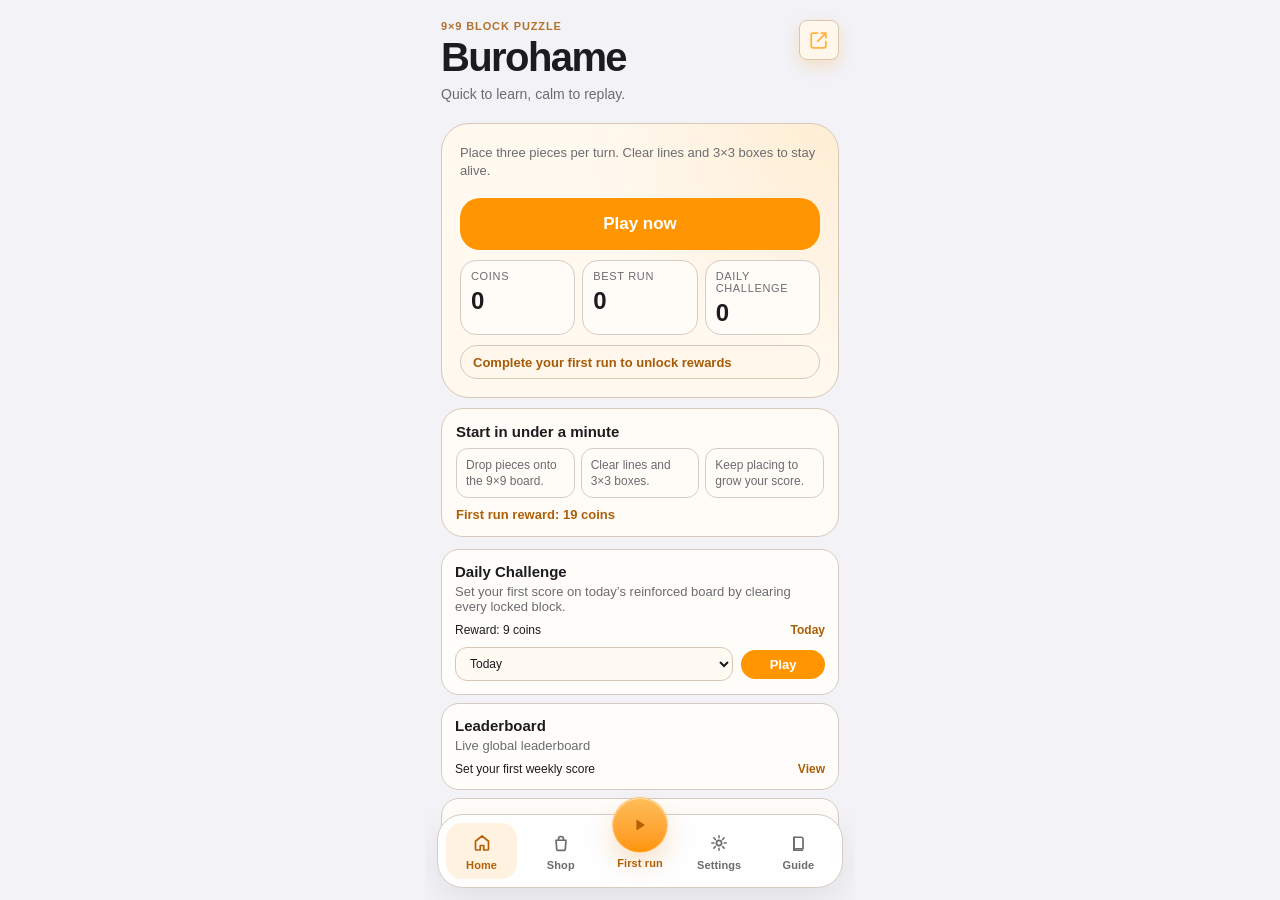
<file: index.html>
<!DOCTYPE html>
<html lang="en">
<head>
  <meta charset="UTF-8">
  <meta name="viewport" content="width=device-width, initial-scale=1.0, maximum-scale=1.0, user-scalable=no">
  <meta name="apple-mobile-web-app-capable" content="yes">
  <meta name="apple-mobile-web-app-status-bar-style" content="default">
  <meta name="apple-mobile-web-app-title" content="Burohame">
  <meta name="mobile-web-app-capable" content="yes">
  <meta name="theme-color" content="#f2f2f7">
  <link rel="manifest" href="manifest.json">
  <link rel="apple-touch-icon" href="icon-192.png">
  <title>Burohame</title>
  <link rel="stylesheet" href="styles.css">
</head>
<body class="app-loading">
  <div id="app-loading-screen" class="app-loading-screen" role="status" aria-live="polite" aria-label="Loading Burohame">
    <div class="app-loading-screen__card">
      <div class="app-loading-screen__spinner" aria-hidden="true"></div>
      <p class="app-loading-screen__title">Loading Burohame…</p>
      <p class="app-loading-screen__copy">Preparing your theme, scores, coins, and live data.</p>
    </div>
  </div>
  <div id="app" data-page="dashboard">

    <section class="page page--dashboard" data-page="dashboard" aria-label="Dashboard">
      <div class="page-scroll page-scroll--dashboard">
        <header class="page-top page-top--dashboard">
          <div>
            <p class="page-kicker">9×9 block puzzle</p>
            <h1>Burohame</h1>
            <p class="page-intro" id="dashboard-intro">Quick, calm runs built for one more go.</p>
          </div>
          <div class="header-actions">
            <button class="icon-btn icon-btn--share" id="btn-dashboard-share" aria-label="Share Burohame" type="button">
              <svg width="22" height="22" viewBox="0 0 24 24" fill="none" aria-hidden="true">
                <path d="M14.5 4.5H19.5V9.5" stroke="currentColor" stroke-width="1.9" stroke-linecap="round" stroke-linejoin="round"/>
                <path d="M10.5 13.5L19.2 4.8" stroke="currentColor" stroke-width="1.9" stroke-linecap="round" stroke-linejoin="round"/>
                <path d="M19.5 13.5V18.3C19.5 19.5 18.5 20.5 17.3 20.5H5.7C4.5 20.5 3.5 19.5 3.5 18.3V6.7C3.5 5.5 4.5 4.5 5.7 4.5H10.5" stroke="currentColor" stroke-width="1.9" stroke-linecap="round" stroke-linejoin="round"/>
              </svg>
            </button>
          </div>
        </header>

        <section class="dash-hero dash-hero--calm" aria-label="Start playing">
          <p class="dash-hero__value" id="dashboard-value-prop">Place three pieces per turn. Clear lines and 3×3 boxes to stay alive.</p>
          <div class="dash-actions dash-actions--hero">
            <button class="pill-btn wide" id="btn-dashboard-play" type="button">Play now</button>
            <button class="pill-btn wide pill-btn--secondary" id="btn-dashboard-continue" type="button" hidden>Continue run</button>
          </div>
          <div class="dash-progress-strip" id="dashboard-progress-strip" aria-label="Progress overview" hidden>
            <article class="dashboard-stat">
              <span>Coins</span>
              <strong id="dashboard-coins">0</strong>
            </article>
            <article class="dashboard-stat">
              <span>Best run</span>
              <strong id="dashboard-best">0</strong>
            </article>
            <article class="dashboard-stat">
              <span>Daily Challenge</span>
              <strong id="dashboard-today">0</strong>
            </article>
          </div>
          <p class="dash-hero-chip" id="dashboard-run-state">Ready for a fresh run</p>
        </section>

        <section class="dash-onboarding" id="dashboard-onboarding" hidden aria-label="How to play">
          <h2>Start in under a minute</h2>
          <div class="dash-onboarding__steps" role="list" aria-label="Quick play steps">
            <p role="listitem">Drop pieces onto the 9×9 board.</p>
            <p role="listitem">Clear lines and 3×3 boxes.</p>
            <p role="listitem">Keep placing to grow your score.</p>
          </div>
          <p class="dash-onboarding__reward" id="dashboard-first-reward">First run reward: 20 coins</p>
        </section>

        <section class="dashboard-focus" aria-label="Today at a glance">
          <article class="focus-card focus-card--daily" aria-label="Daily challenge options">
            <span class="focus-card__title" id="dashboard-daily-title">Daily Challenge</span>
            <p class="focus-card__line" id="dashboard-daily-copy">Play today’s board.</p>
            <div class="focus-card__meta">
              <span id="dashboard-daily-progress">Reward: 12 coins</span>
              <span class="focus-card__action" id="dashboard-daily-window">Today</span>
            </div>
            <div class="focus-card__controls">
              <label class="sr-only" for="dashboard-daily-date">Choose a daily challenge date</label>
              <select id="dashboard-daily-date" class="focus-card__select" aria-label="Choose a daily challenge date"></select>
              <button class="pill-btn" id="btn-dashboard-daily-play" type="button" aria-label="Play selected daily challenge">Play</button>
            </div>
          </article>

          <button class="focus-card" id="btn-dashboard-weekly-page" type="button" aria-label="Open weekly progress">
            <span class="focus-card__title" id="dashboard-weekly-card-title">Leaderboard</span>
            <p class="focus-card__line" id="dashboard-weekly-card-copy">One more run could improve your rank.</p>
            <div class="focus-card__meta">
              <span id="dashboard-weekly-card-progress">Complete your first weekly run</span>
              <span class="focus-card__action">View</span>
            </div>
          </button>

          <button class="focus-card" id="btn-dashboard-unlock-page" type="button" aria-label="Open collections">
            <span class="focus-card__title" id="dashboard-unlock-title">Collections</span>
            <p class="focus-card__line" id="dashboard-unlock-copy">Complete your first run to start unlocking finishes.</p>
            <div class="focus-card__meta">
              <span id="dashboard-unlock-progress">Collection progress starts after your first run</span>
              <span class="focus-card__action">Open collection</span>
            </div>
          </button>
        </section>
      </div>
    </section>

    <section class="page page--weekly" data-page="weekly" aria-label="Weekly leaderboard">
      <div class="page-scroll">
        <header class="page-top">
          <div>
            <p class="page-kicker">Live weekly competition</p>
            <h2>Weekly leaderboard</h2>
            <p class="page-intro">Live standings reset each UTC Monday. Your best single score this week sets your competitive rank.</p>
          </div>
          <button class="icon-btn" data-back-page="dashboard" aria-label="Back to dashboard" type="button">
            <svg width="20" height="20" viewBox="0 0 20 20" fill="none" aria-hidden="true">
              <path d="M11.75 4.5L6 10l5.75 5.5" stroke="currentColor" stroke-width="1.9" stroke-linecap="round" stroke-linejoin="round"/>
            </svg>
          </button>
        </header>

        <section class="dashboard-weekly page-panel page-panel--retention" aria-label="Weekly ladder and leagues">
          <div class="dashboard-weekly__head">
            <div>
              <span class="dashboard-weekly__kicker">Hosted weekly competition</span>
              <h2 id="weekly-page-title">Current UTC week</h2>
            </div>
            <span class="dashboard-weekly__countdown" id="weekly-page-countdown">0h left</span>
          </div>
          <p class="dashboard-weekly__copy" id="weekly-page-copy">Your best single score this week decides your live global rank.</p>
          <div class="dashboard-weekly__stats">
            <article>
              <span>Your best</span>
              <strong id="weekly-page-score">0</strong>
            </article>
            <article>
              <span>Your live rank</span>
              <strong id="weekly-page-rank">20th</strong>
            </article>
          </div>
          <div class="dashboard-weekly__global" id="weekly-global-card" aria-live="polite" hidden>
            <div class="dashboard-weekly__global-head">
              <strong>Live weekly table</strong>
              <span id="weekly-global-status">Loading weekly table…</span>
            </div>
            <ol class="dashboard-weekly__global-list" id="weekly-global-list" aria-label="Weekly leaderboard entries"></ol>
          </div>
          <div class="dashboard-weekly__global" id="weekly-last-global-card" aria-live="polite" hidden>
            <div class="dashboard-weekly__global-head">
              <strong>Last week final table</strong>
              <span id="weekly-last-global-status">Loading last week…</span>
            </div>
            <ol class="dashboard-weekly__global-list" id="weekly-last-global-list" aria-label="Last week leaderboard entries"></ol>
          </div>
        </section>
      </div>
    </section>

    <section class="page page--quests" data-page="quests" aria-label="Quest chains">
      <div class="page-scroll">
        <header class="page-top">
          <div>
            <p class="page-kicker">Weekly routes</p>
            <h2>Quest chains</h2>
            <p class="page-intro">Longer routes unfold one step at a time through the week, then pay out the bigger rewards when the chain is complete.</p>
          </div>
          <button class="icon-btn" data-back-page="dashboard" aria-label="Back to dashboard" type="button">
            <svg width="20" height="20" viewBox="0 0 20 20" fill="none" aria-hidden="true">
              <path d="M11.75 4.5L6 10l5.75 5.5" stroke="currentColor" stroke-width="1.9" stroke-linecap="round" stroke-linejoin="round"/>
            </svg>
          </button>
        </header>

        <div class="page-panel page-panel--goals page-panel--retention">
          <div class="missions-head">
            <div>
              <h2>Quest chains</h2>
              <p id="quests-subtitle">Only one step is active in each chain. Finish the active step to unlock the next reward.</p>
            </div>
            <span class="missions-count" id="quests-count">0/0 chains complete</span>
          </div>
          <div id="quest-list" class="missions-list" aria-live="polite"></div>
          <button class="pill-btn wide pill-btn--secondary retention-back-btn" data-back-page="dashboard" type="button">Back to dashboard</button>
        </div>
      </div>
    </section>

    <section class="page page--missions" data-page="missions" aria-label="Daily missions">
      <div class="page-scroll">
        <header class="page-top">
          <div>
            <p class="page-kicker">Daily goals</p>
            <h2>Daily missions</h2>
            <p class="page-intro">Short one-step goals refresh each day, settle rewards automatically, and give you a clear next nudge.</p>
          </div>
          <button class="icon-btn" data-back-page="dashboard" aria-label="Back to dashboard" type="button">
            <svg width="20" height="20" viewBox="0 0 20 20" fill="none" aria-hidden="true">
              <path d="M11.75 4.5L6 10l5.75 5.5" stroke="currentColor" stroke-width="1.9" stroke-linecap="round" stroke-linejoin="round"/>
            </svg>
          </button>
        </header>

        <div class="page-panel page-panel--goals page-panel--retention">
          <div class="missions-head">
            <div>
              <h2>Daily missions</h2>
              <p id="missions-subtitle">Fresh goals are on the way.</p>
            </div>
            <span class="missions-count" id="missions-count">0/0 completed</span>
          </div>
          <div id="missions-list" class="missions-list" aria-live="polite"></div>
          <button class="pill-btn wide pill-btn--secondary retention-back-btn" data-back-page="dashboard" type="button">Back to dashboard</button>
        </div>
      </div>
    </section>

    <section class="page page--game" data-page="game" aria-label="Game">
      <header id="hdr">
        <button class="icon-btn" id="btn-game-back" aria-label="Back to dashboard" type="button">
          <svg width="20" height="20" viewBox="0 0 20 20" fill="none" aria-hidden="true">
            <path d="M11.75 4.5L6 10l5.75 5.5" stroke="currentColor" stroke-width="1.9" stroke-linecap="round" stroke-linejoin="round"/>
          </svg>
        </button>
        <div id="score-wrap">
          <div id="score-main">0</div>
          <div id="score-sub">
            <span id="session-mode-badge" class="session-mode-badge" hidden>Daily challenge</span>
            <span>Today&nbsp;<span id="today-val">0</span></span>
            <span>🏆&nbsp;<span id="best-val">0</span></span>
            <span class="coins-stat" aria-live="polite" aria-label="Coins">🪙&nbsp;<span id="coin-balance">0</span></span>
          </div>
        </div>
        <div class="header-actions">
          <button class="icon-btn" id="btn-quick-settings" aria-label="Quick settings" type="button">
            <svg width="20" height="20" viewBox="0 0 20 20" fill="none" aria-hidden="true">
              <circle cx="10" cy="10" r="2.5" stroke="currentColor" stroke-width="2"/>
              <path d="M10 1.5v2M10 16.5v2M1.5 10h2M16.5 10h2M4.1 4.1l1.4 1.4M14.5 14.5l1.4 1.4M4.1 15.9l1.4-1.4M14.5 5.5l1.4-1.4" stroke="currentColor" stroke-width="1.8" stroke-linecap="round"/>
            </svg>
          </button>
        </div>
      </header>

      <div id="game-banner" class="game-banner" aria-live="polite" aria-atomic="true">
        <div id="game-banner-stack" class="game-banner__stack">
          <article class="game-banner__message game-banner__message--live game-banner__message--placeholder">
            <span class="game-banner__kicker">Run updates</span>
            <strong class="game-banner__title">Play to see live milestones.</strong>
          </article>
        </div>
      </div>

      <main id="main">
        <div id="board-wrap">
          <div id="board"></div>
        </div>

        <div id="coach-panel" hidden>
          <div id="health-row">
            <span class="metric" id="m-holes">Holes&nbsp;<b>0</b></span>
            <span class="metric" id="m-lanes">Lanes&nbsp;<b>18</b></span>
            <span class="metric" id="m-centre">Centre&nbsp;<b>ok</b></span>
            <span class="metric" id="m-combo">Combo&nbsp;<b>0</b></span>
          </div>
          <div id="strategy-note"></div>
          <div id="move-eval"></div>
          <div id="train-btns">
            <button class="pill-btn" id="btn-auto-place">🤖 Auto place</button>
            <button class="pill-btn" id="btn-restart">↺ Restart</button>
          </div>
        </div>

        <div id="rack"></div>
      </main>
    </section>

    <section class="page page--shop" data-page="shop" aria-label="Shop">
      <div class="page-scroll">
        <header class="page-top">
          <div>
            <p class="page-kicker">Collection</p>
            <h2>Shop</h2>
            <p class="page-intro">Spend coins on colourways and finishes, then equip your favourites for the next run.</p>
          </div>
          <span class="missions-count shop-balance" id="shop-coin-balance" aria-live="polite" aria-label="Shop coin balance">🪙 0</span>
        </header>

        <div class="page-panel page-panel--shop">
          <div class="collection-head">
            <div>
              <h3>Collection album</h3>
              <p id="collection-album-subtitle">Finish themed sets to bank prestige rewards.</p>
            </div>
            <span class="missions-count" id="collection-album-count">0/0 sets complete</span>
          </div>
          <div class="album-goal">
            <div>
              <strong id="collection-album-goal-title">Heirloom</strong>
              <p id="collection-album-goal-copy">Complete the full album to unlock an exclusive finish.</p>
            </div>
            <span class="album-goal__spotlight" id="collection-album-spotlight">A featured set will appear here.</span>
          </div>
          <div id="collection-album-list" class="album-list" aria-live="polite"></div>
        </div>

        <div class="page-panel page-panel--shop page-panel--album">
          <div class="collection-head">
            <div>
              <h3>Colourways</h3>
              <p id="colorway-subtitle">Unlock new block colours for future runs.</p>
            </div>
            <span class="missions-count" id="collection-balance">🪙 0</span>
          </div>
          <div id="colorway-list" class="collection-list" aria-live="polite"></div>
        </div>

        <div class="page-panel page-panel--shop">
          <div class="collection-head">
            <div>
              <h3>Block finishes</h3>
              <p id="collection-subtitle">Unlock a finish with coins, then equip it.</p>
            </div>
          </div>
          <div id="collection-list" class="collection-list" aria-live="polite"></div>
        </div>
      </div>
    </section>

    <section class="page page--settings" data-page="settings" aria-label="Settings">
      <div class="page-scroll">
        <header class="page-top">
          <div>
            <p class="page-kicker">Tune play</p>
            <h2>Settings</h2>
            <p class="page-intro">Adjust how the game feels and looks.</p>
          </div>
        </header>

        <div class="page-panel settings-page-panel">
          <label class="tog-row" id="page-coach-toggle-row" hidden>
            <span>Coach Mode</span>
            <span class="tog-wrap">
              <input type="checkbox" id="page-chk-coach">
              <span class="tog-track"><span class="tog-thumb"></span></span>
            </span>
          </label>
          <div class="setting-row setting-row--stack">
            <div>
              <span id="page-coach-auth-title">Coach Mode access code</span>
              <small id="page-coach-auth-status">Enter a six-digit code to unlock Coach Mode for this session.</small>
            </div>
            <input id="page-input-coach-code" type="text" maxlength="6" inputmode="numeric" autocomplete="one-time-code" pattern="[0-9]{6}" placeholder="Enter six-digit code">
            <button class="pill-btn pill-btn--secondary" id="btn-coach-auth" type="button">Unlock Coach Mode</button>
          </div>
          <label class="tog-row">
            <span>Dark Mode</span>
            <span class="tog-wrap">
              <input type="checkbox" id="page-chk-dark">
              <span class="tog-track"><span class="tog-thumb"></span></span>
            </span>
          </label>
          <div class="setting-row setting-row--stack">
            <div>
              <span>Block Colour</span>
              <small id="page-colour-note">Unlock more colourways in the shop.</small>
            </div>
            <select id="page-sel-color"></select>
          </div>
          <div class="setting-row">
            <span>Pieces per Round</span>
            <select id="page-sel-rack">
              <option value="1">1</option>
              <option value="2">2</option>
              <option value="3">3</option>
            </select>
          </div>
          <div class="setting-row setting-row--stack">
            <div>
              <span>Leaderboard name</span>
              <small id="page-weekly-backend-status">Choose a leaderboard name to join the weekly table.</small>
            </div>
            <input id="page-input-weekly-name" type="text" maxlength="18" autocomplete="off" spellcheck="false" placeholder="Choose a name">
          </div>
          <div class="setting-row setting-row--stack">
            <div>
              <span>Equipped finish</span>
              <small id="page-equipped-cosmetic-label">Classic finish equipped</small>
            </div>
            <button class="pill-btn pill-btn--secondary" id="btn-settings-shop" type="button">Open shop</button>
          </div>
          <div class="setting-row setting-row--stack">
            <div>
              <span>Profile badge</span>
              <small id="page-equipped-badge-label">Unlock badges to equip one here.</small>
            </div>
            <button class="pill-btn pill-btn--secondary" id="btn-settings-badges" type="button">Open badges</button>
          </div>
          <button class="pill-btn wide" id="btn-settings-save" type="button">Save settings</button>
          <button class="pill-btn wide danger" id="btn-clear-data" type="button">🗑️ Clear All Data</button>
        </div>
      </div>
    </section>

    <section class="page page--badges" data-page="badges" aria-label="Badges">
      <div class="page-scroll">
        <header class="page-top">
          <div>
            <p class="page-kicker">Profile badges</p>
            <h2>Equip badge</h2>
            <p class="page-intro">Unlock badges through milestones, then equip one for the weekly leaderboard.</p>
          </div>
        </header>

        <div class="page-panel badges-page-panel">
          <div class="collection-head">
            <div>
              <h3>Your badge cabinet</h3>
              <p id="badges-subtitle">No badges unlocked yet. Keep playing to earn your first one.</p>
            </div>
            <span class="missions-count" id="badges-count">0/0 unlocked</span>
          </div>
          <div id="badge-list" class="badge-list" aria-live="polite"></div>
          <button class="pill-btn wide pill-btn--secondary" id="btn-badges-back-settings" type="button">Back to settings</button>
        </div>
      </div>
    </section>

    <section class="page page--about" data-page="about" aria-label="About and guide">
      <div class="page-scroll">
        <header class="page-top">
          <div>
            <p class="page-kicker">Guide</p>
            <h2>About and guide</h2>
            <p class="page-intro">Learn the basics and find the project.</p>
          </div>
        </header>

        <div class="page-panel about-panel">
          <section>
            <h3>How to play</h3>
            <ol class="about-list">
              <li>Place every piece in the rack on the 9×9 board.</li>
              <li>Fill rows, columns, or 3×3 boxes to clear them.</li>
              <li>Keep space open so future racks still fit.</li>
            </ol>
          </section>

          <section>
            <h3>Helpful reminders</h3>
            <ul class="about-list">
              <li>Combos matter, but board shape matters more.</li>
              <li>Daily challenge boards include ringed locked blocks that need multiple clears.</li>
              <li>Shop colourways and finishes are cosmetic only, so score still comes first.</li>
            </ul>
          </section>

          <section>
            <h3>Find us</h3>
            <p class="about-copy">Follow development, raise issues, or suggest the next feature on GitHub.</p>
            <a class="pill-btn wide about-link" href="https://github.com/Bigalan09/Burohame" target="_blank" rel="noopener noreferrer">Open GitHub</a>
          </section>
        </div>
      </div>
    </section>

    <div id="ov-quick-settings" class="overlay" hidden>
      <div class="ov-card ov-card--quick-settings">
        <h2>Quick settings</h2>
        <p>Fast adjustments while you are in a run.</p>
        <label class="tog-row">
          <span>Dark Mode</span>
          <span class="tog-wrap">
            <input type="checkbox" id="quick-chk-dark">
            <span class="tog-track"><span class="tog-thumb"></span></span>
          </span>
        </label>
        <button class="pill-btn wide" id="btn-quick-settings-save" type="button">Apply</button>
        <button class="pill-btn wide pill-btn--secondary" id="btn-quick-settings-close" type="button">Back to game</button>
      </div>
    </div>

    <div id="ov-gameover" class="overlay" hidden>
      <div class="ov-card ov-card--summary">
        <button class="summary-close-btn" id="btn-gameover-dashboard" type="button" aria-label="Back to dashboard">
          <svg width="18" height="18" viewBox="0 0 20 20" fill="none" aria-hidden="true">
            <path d="M11.75 4.5L6 10l5.75 5.5" stroke="currentColor" stroke-width="1.9" stroke-linecap="round" stroke-linejoin="round"/>
          </svg>
        </button>
        <h2>Run complete</h2>
        <p class="summary-intro">Ready for another go?</p>
        <div class="run-summary" aria-label="Run rewards summary">
          <div class="summary-stat summary-stat--score">
            <span class="summary-label">Score</span>
            <strong id="go-score">0</strong>
          </div>
          <div class="summary-stat">
            <span class="summary-label">Best</span>
            <strong id="go-best">0</strong>
          </div>
          <div class="summary-stat summary-stat--coins">
            <span class="summary-label">Coins this run</span>
            <strong id="go-coins-earned">0</strong>
          </div>
        </div>
        <p class="summary-total">Total coins <strong id="go-coin-total">0</strong></p>
        <p class="summary-note" id="go-summary-note" hidden>One tidy line for this run.</p>
        <section class="summary-continue" id="go-continue-prompt" hidden aria-labelledby="go-continue-title">
          <span class="summary-continue__eyebrow" id="go-continue-eyebrow">One more run</span>
          <h3 id="go-continue-title">A calm nudge to play again</h3>
          <p id="go-continue-copy">You’re close to something meaningful, so another run is only one tap away.</p>
          <span class="summary-continue__meta" id="go-continue-meta">Reward · progress nearby</span>
        </section>
        <section class="summary-challenge" id="go-daily-summary" hidden>
          <div class="summary-challenge__head">
            <h3>Daily challenge</h3>
            <span id="go-daily-status">In progress</span>
          </div>
          <p id="go-daily-copy">Today’s board is still waiting for you.</p>
        </section>
        <button class="pill-btn wide summary-primary-btn" id="btn-new" type="button">Play again</button>
      </div>
    </div>

    <nav class="bottom-nav" aria-label="Primary">
      <button class="bottom-nav__item" data-nav-page="dashboard" type="button" aria-label="Dashboard">
        <svg width="20" height="20" viewBox="0 0 20 20" fill="none" aria-hidden="true">
          <path d="M3.5 8.25L10 3l6.5 5.25V16a1 1 0 0 1-1 1h-3.75v-4.5h-3.5V17H4.5a1 1 0 0 1-1-1V8.25Z" stroke="currentColor" stroke-width="1.7" stroke-linejoin="round"/>
        </svg>
        <span>Home</span>
      </button>
      <button class="bottom-nav__item" data-nav-page="shop" type="button" aria-label="Shop">
        <svg width="20" height="20" viewBox="0 0 20 20" fill="none" aria-hidden="true">
          <path d="M5 7.25h10l-.75 9.25a1 1 0 0 1-1 .92H6.75a1 1 0 0 1-1-.92L5 7.25Z" stroke="currentColor" stroke-width="1.7" stroke-linejoin="round"/>
          <path d="M7.5 7.25V6a2.5 2.5 0 1 1 5 0v1.25" stroke="currentColor" stroke-width="1.7" stroke-linecap="round"/>
        </svg>
        <span>Shop</span>
      </button>
      <button class="bottom-nav__item bottom-nav__item--play" id="btn-bottom-nav-play" type="button" aria-label="Start new run">
        <span class="bottom-nav__play-disc" aria-hidden="true">
          <svg width="24" height="24" viewBox="0 0 24 24" fill="none">
            <path d="M9 7.5v9l7-4.5-7-4.5Z" fill="currentColor" stroke="currentColor" stroke-width="1.2" stroke-linejoin="round"/>
          </svg>
        </span>
        <span id="bottom-nav-play-label">Play</span>
      </button>
      <button class="bottom-nav__item" data-nav-page="settings" type="button" aria-label="Settings">
        <svg width="20" height="20" viewBox="0 0 20 20" fill="none" aria-hidden="true">
          <circle cx="10" cy="10" r="2.6" stroke="currentColor" stroke-width="1.7"/>
          <path d="M10 2.75v2.1M10 15.15v2.1M4.87 4.87l1.48 1.48M13.65 13.65l1.48 1.48M2.75 10h2.1M15.15 10h2.1M4.87 15.13l1.48-1.48M13.65 6.35l1.48-1.48" stroke="currentColor" stroke-width="1.5" stroke-linecap="round"/>
        </svg>
        <span>Settings</span>
      </button>
      <button class="bottom-nav__item" data-nav-page="about" type="button" aria-label="Guide">
        <svg width="20" height="20" viewBox="0 0 20 20" fill="none" aria-hidden="true">
          <path d="M6 4.25h7.25a1.75 1.75 0 0 1 1.75 1.75v9.75H7.5A1.5 1.5 0 0 0 6 17.25V4.25Z" stroke="currentColor" stroke-width="1.7" stroke-linejoin="round"/>
          <path d="M6 4.25v13m0 0h8.25" stroke="currentColor" stroke-width="1.7" stroke-linecap="round"/>
        </svg>
        <span>Guide</span>
      </button>
    </nav>
  </div>

  <div class="orientation-lock hidden" id="orientation-lock" role="status" aria-live="polite" aria-label="Portrait orientation required">
    <div class="orientation-lock__card">
      <h2>Use portrait mode</h2>
      <p>Burohame is designed for portrait play. Please rotate your phone upright to continue.</p>
    </div>
  </div>

  <div id="milestone-live" class="sr-only" aria-live="polite" aria-atomic="true"></div>

  <script src="config.js"></script>
  <script src="leaderboard-handles.js"></script>
  <script src="app.js"></script>
  <script>
    if ('serviceWorker' in navigator) {
      const hadController = !!navigator.serviceWorker.controller;

      window.addEventListener('load', () => {
        navigator.serviceWorker.register('sw.js', { updateViaCache: 'none' });
      });

      let refreshing = false;
      navigator.serviceWorker.addEventListener('controllerchange', () => {
        if (hadController && !refreshing) {
          refreshing = true;
          window.location.reload();
        }
      });
    }
  </script>
</body>
</html>
</file>
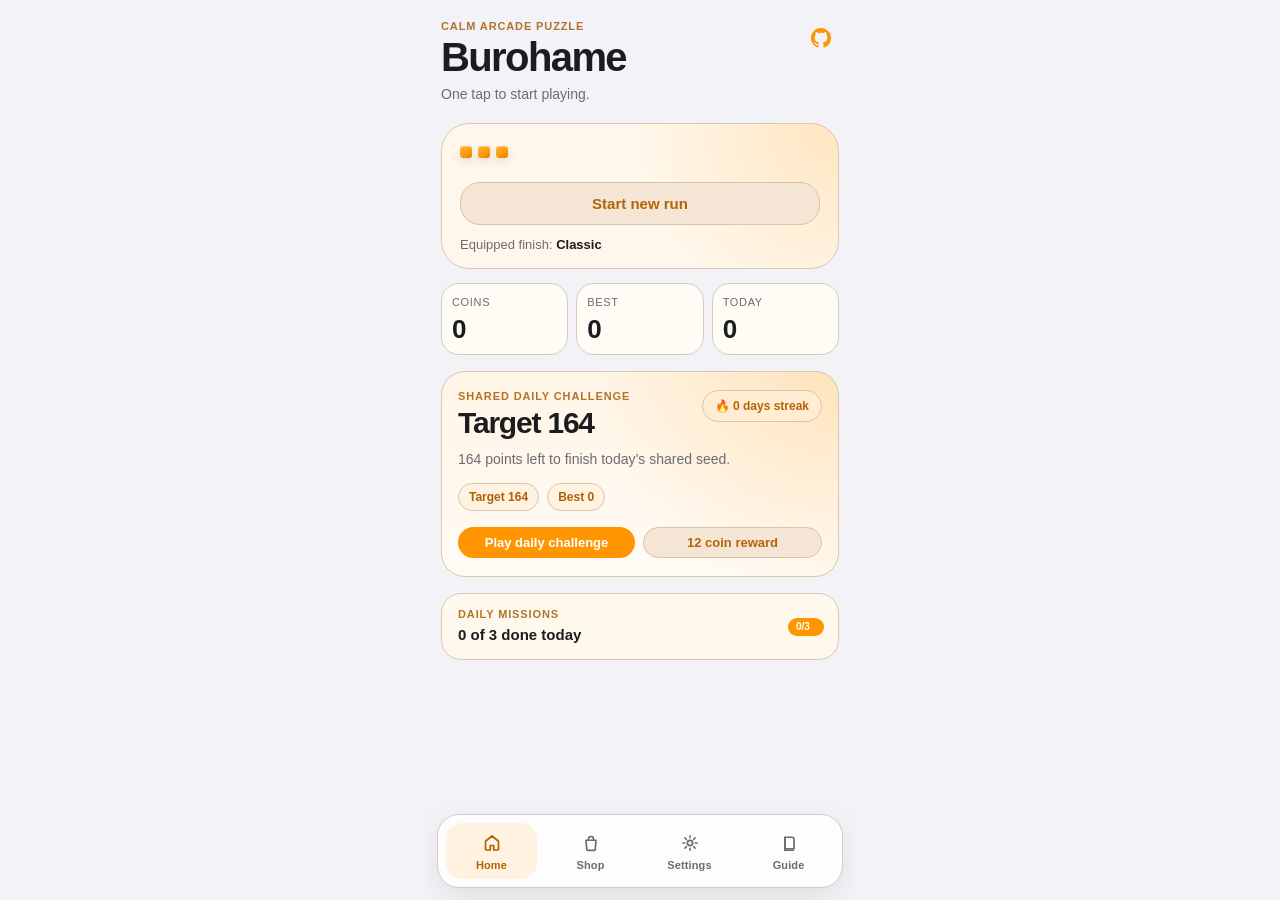
<file: pr-preview/pr-58/index.html>
<!DOCTYPE html>
<html lang="en">
<head>
  <meta charset="UTF-8">
  <meta name="viewport" content="width=device-width, initial-scale=1.0, maximum-scale=1.0, user-scalable=no">
  <meta name="apple-mobile-web-app-capable" content="yes">
  <meta name="apple-mobile-web-app-status-bar-style" content="default">
  <meta name="apple-mobile-web-app-title" content="Burohame">
  <meta name="mobile-web-app-capable" content="yes">
  <meta name="theme-color" content="#f2f2f7">
  <link rel="manifest" href="manifest.json">
  <link rel="apple-touch-icon" href="icon-192.png">
  <title>Burohame</title>
  <link rel="stylesheet" href="styles.css">
</head>
<body>
  <div id="app" data-page="dashboard">

    <section class="page page--dashboard" data-page="dashboard" aria-label="Dashboard">
      <div class="page-scroll page-scroll--dashboard">
        <header class="page-top page-top--dashboard">
          <div>
            <p class="page-kicker">Calm arcade puzzle</p>
            <h1>Burohame</h1>
            <p class="page-intro" id="dashboard-intro">Start a fresh run.</p>
          </div>
          <a class="icon-btn" href="https://github.com/Bigalan09/Burohame" target="_blank" rel="noopener noreferrer" aria-label="GitHub repository">
            <svg width="20" height="20" viewBox="0 0 16 16" fill="currentColor" aria-hidden="true">
              <path d="M8 0C3.58 0 0 3.58 0 8c0 3.54 2.29 6.53 5.47 7.59.4.07.55-.17.55-.38 0-.19-.01-.82-.01-1.49-2.01.37-2.53-.49-2.69-.94-.09-.23-.48-.94-.82-1.13-.28-.15-.68-.52-.01-.53.63-.01 1.08.58 1.23.82.72 1.21 1.87.87 2.33.66.07-.52.28-.87.51-1.07-1.78-.2-3.64-.89-3.64-3.95 0-.87.31-1.59.82-2.15-.08-.2-.36-1.02.08-2.12 0 0 .67-.21 2.2.82.64-.18 1.32-.27 2-.27s1.36.09 2 .27c1.53-1.04 2.2-.82 2.2-.82.44 1.1.16 1.92.08 2.12.51.56.82 1.27.82 2.15 0 3.07-1.87 3.75-3.65 3.95.29.25.54.73.54 1.48 0 1.07-.01 1.93-.01 2.2 0 .21.15.46.55.38A8.01 8.01 0 0016 8c0-4.42-3.58-8-8-8z"/>
            </svg>
          </a>
        </header>

        <section class="dash-hero" aria-label="Start playing">
          <div class="dash-mark" aria-hidden="true">
            <span></span>
            <span></span>
            <span></span>
          </div>
          <div class="dash-actions">
            <button class="pill-btn wide" id="btn-dashboard-continue">Continue run</button>
            <button class="pill-btn wide pill-btn--secondary" id="btn-dashboard-new">Start new run</button>
          </div>
          <p class="dash-hero-note">Equipped finish: <strong id="dashboard-finish">Classic</strong></p>
        </section>

        <section class="dashboard-stats" aria-label="Dashboard statistics">
          <article class="dashboard-stat">
            <span>Coins</span>
            <strong id="dashboard-coins">0</strong>
          </article>
          <article class="dashboard-stat">
            <span>Best</span>
            <strong id="dashboard-best">0</strong>
          </article>
          <article class="dashboard-stat">
            <span>Today</span>
            <strong id="dashboard-today">0</strong>
          </article>
        </section>

        <section class="dashboard-challenge" aria-label="Daily challenge">
          <div class="dashboard-challenge__head">
            <div>
              <span class="dashboard-challenge__kicker">Shared daily challenge</span>
              <h2 id="daily-challenge-title">Ready for today</h2>
            </div>
            <span class="dashboard-challenge__streak" id="daily-streak-pill">🔥 0 day streak</span>
          </div>
          <p class="dashboard-challenge__copy" id="daily-challenge-copy">A fresh seeded board is ready.</p>
          <div class="dashboard-challenge__meta">
            <span id="daily-challenge-target">Target 0</span>
            <span id="daily-challenge-best">Best 0</span>
          </div>
          <div class="dashboard-challenge__actions">
            <button class="pill-btn" id="btn-dashboard-daily" type="button">Play daily challenge</button>
            <button class="pill-btn pill-btn--secondary" id="btn-dashboard-daily-info" type="button">How it works</button>
          </div>
        </section>

        <button class="dashboard-missions" id="btn-dashboard-missions" type="button" aria-label="Open daily missions">
          <span class="dashboard-missions__label">Daily missions</span>
          <strong id="dashboard-mission-copy">Fresh goals are on the way.</strong>
          <span class="dashboard-mission-pill" id="mission-badge" hidden>0/0</span>
        </button>
      </div>
    </section>

    <section class="page page--game" data-page="game" aria-label="Game">
      <header id="hdr">
        <button class="icon-btn" id="btn-game-back" aria-label="Back to dashboard" type="button">
          <svg width="20" height="20" viewBox="0 0 20 20" fill="none" aria-hidden="true">
            <path d="M11.75 4.5L6 10l5.75 5.5" stroke="currentColor" stroke-width="1.9" stroke-linecap="round" stroke-linejoin="round"/>
          </svg>
        </button>
        <div id="score-wrap">
          <div id="score-main">0</div>
          <div id="score-sub">
            <span id="session-mode-badge" class="session-mode-badge" hidden>Daily challenge</span>
            <span>Today&nbsp;<span id="today-val">0</span></span>
            <span>🏆&nbsp;<span id="best-val">0</span></span>
            <span class="coins-stat" aria-live="polite" aria-label="Coins">🪙&nbsp;<span id="coin-balance">0</span></span>
          </div>
        </div>
        <div class="header-actions">
          <button class="icon-btn" id="btn-quick-settings" aria-label="Quick settings" type="button">
            <svg width="20" height="20" viewBox="0 0 20 20" fill="none" aria-hidden="true">
              <circle cx="10" cy="10" r="2.5" stroke="currentColor" stroke-width="2"/>
              <path d="M10 1.5v2M10 16.5v2M1.5 10h2M16.5 10h2M4.1 4.1l1.4 1.4M14.5 14.5l1.4 1.4M4.1 15.9l1.4-1.4M14.5 5.5l1.4-1.4" stroke="currentColor" stroke-width="1.8" stroke-linecap="round"/>
            </svg>
          </button>
        </div>
      </header>

      <main id="main">
        <div id="board-wrap">
          <div id="board"></div>
        </div>

        <div id="coach-panel" hidden>
          <div id="health-row">
            <span class="metric" id="m-holes">Holes&nbsp;<b>0</b></span>
            <span class="metric" id="m-lanes">Lanes&nbsp;<b>18</b></span>
            <span class="metric" id="m-centre">Centre&nbsp;<b>ok</b></span>
            <span class="metric" id="m-combo">Combo&nbsp;<b>0</b></span>
          </div>
          <div id="strategy-note"></div>
          <div id="move-eval"></div>
          <div id="train-btns">
            <button class="pill-btn" id="btn-hint">💡 Hint</button>
            <button class="pill-btn" id="btn-restart">↺ Restart</button>
          </div>
        </div>

        <div id="rack"></div>
      </main>
    </section>

    <section class="page page--shop" data-page="shop" aria-label="Shop">
      <div class="page-scroll">
        <header class="page-top">
          <div>
            <p class="page-kicker">Collection</p>
            <h2>Shop</h2>
            <p class="page-intro">Spend coins on colourways and finishes, then equip your favourites for the next run.</p>
          </div>
        </header>

        <div class="page-panel page-panel--shop">
          <div class="collection-head">
            <div>
              <h3>Colourways</h3>
              <p id="colorway-subtitle">Unlock new block colours for future runs.</p>
            </div>
            <span class="missions-count" id="collection-balance">🪙 0</span>
          </div>
          <div id="colorway-list" class="collection-list" aria-live="polite"></div>
        </div>

        <div class="page-panel page-panel--shop">
          <div class="collection-head">
            <div>
              <h3>Block finishes</h3>
              <p id="collection-subtitle">Unlock a finish with coins, then equip it.</p>
            </div>
          </div>
          <div id="collection-list" class="collection-list" aria-live="polite"></div>
        </div>
      </div>
    </section>

    <section class="page page--settings" data-page="settings" aria-label="Settings">
      <div class="page-scroll">
        <header class="page-top">
          <div>
            <p class="page-kicker">Tune play</p>
            <h2>Settings</h2>
            <p class="page-intro">Adjust how the game feels and looks.</p>
          </div>
        </header>

        <div class="page-panel settings-page-panel">
          <label class="tog-row">
            <span>Coach Mode</span>
            <span class="tog-wrap">
              <input type="checkbox" id="page-chk-coach">
              <span class="tog-track"><span class="tog-thumb"></span></span>
            </span>
          </label>
          <label class="tog-row">
            <span>Extended Pieces</span>
            <span class="tog-wrap">
              <input type="checkbox" id="page-chk-extended">
              <span class="tog-track"><span class="tog-thumb"></span></span>
            </span>
          </label>
          <label class="tog-row">
            <span>Dark Mode</span>
            <span class="tog-wrap">
              <input type="checkbox" id="page-chk-dark">
              <span class="tog-track"><span class="tog-thumb"></span></span>
            </span>
          </label>
          <div class="setting-row setting-row--stack">
            <div>
              <span>Block Colour</span>
              <small id="page-colour-note">Unlock more colourways in the shop.</small>
            </div>
            <select id="page-sel-color"></select>
          </div>
          <div class="setting-row">
            <span>Pieces per Round</span>
            <select id="page-sel-rack">
              <option value="1">1</option>
              <option value="2">2</option>
              <option value="3">3</option>
            </select>
          </div>
          <div class="setting-row setting-row--stack">
            <div>
              <span>Equipped finish</span>
              <small id="page-equipped-cosmetic-label">Classic finish equipped</small>
            </div>
            <button class="pill-btn pill-btn--secondary" id="btn-settings-shop" type="button">Open shop</button>
          </div>
          <button class="pill-btn wide" id="btn-settings-save" type="button">Save settings</button>
          <button class="pill-btn wide danger" id="btn-clear-data" type="button">🗑️ Clear All Data</button>
        </div>
      </div>
    </section>

    <section class="page page--about" data-page="about" aria-label="About and guide">
      <div class="page-scroll">
        <header class="page-top">
          <div>
            <p class="page-kicker">Guide</p>
            <h2>About and guide</h2>
            <p class="page-intro">Learn the basics and find the project.</p>
          </div>
        </header>

        <div class="page-panel about-panel">
          <section>
            <h3>How to play</h3>
            <ol class="about-list">
              <li>Place every piece in the rack on the 9×9 board.</li>
              <li>Fill rows, columns, or 3×3 boxes to clear them.</li>
              <li>Keep space open so future racks still fit.</li>
            </ol>
          </section>

          <section>
            <h3>Helpful reminders</h3>
            <ul class="about-list">
              <li>Coach Mode spots risky holes and safer lanes.</li>
              <li>Combos matter, but board shape matters more.</li>
              <li>Shop colourways and finishes are cosmetic only, so score still comes first.</li>
            </ul>
          </section>

          <section>
            <h3>Find us</h3>
            <p class="about-copy">Follow development, raise issues, or suggest the next feature on GitHub.</p>
            <a class="pill-btn wide about-link" href="https://github.com/Bigalan09/Burohame" target="_blank" rel="noopener noreferrer">Open GitHub</a>
          </section>
        </div>
      </div>
    </section>

    <div id="ov-quick-settings" class="overlay" hidden>
      <div class="ov-card ov-card--quick-settings">
        <h2>Quick settings</h2>
        <p>Fast adjustments while you are in a run.</p>
        <label class="tog-row">
          <span>Coach Mode</span>
          <span class="tog-wrap">
            <input type="checkbox" id="quick-chk-coach">
            <span class="tog-track"><span class="tog-thumb"></span></span>
          </span>
        </label>
        <label class="tog-row">
          <span>Dark Mode</span>
          <span class="tog-wrap">
            <input type="checkbox" id="quick-chk-dark">
            <span class="tog-track"><span class="tog-thumb"></span></span>
          </span>
        </label>
        <button class="pill-btn wide" id="btn-quick-settings-save" type="button">Apply</button>
        <button class="pill-btn wide pill-btn--secondary" id="btn-quick-settings-close" type="button">Back to game</button>
      </div>
    </div>

    <div id="ov-missions" class="overlay" hidden>
      <div class="ov-card ov-card--missions">
        <div class="missions-head">
          <div>
            <h2>Daily missions</h2>
            <p id="missions-subtitle">Fresh goals are on the way.</p>
          </div>
          <span class="missions-count" id="missions-count">0/0 completed</span>
        </div>
        <div id="missions-list" class="missions-list" aria-live="polite"></div>
        <button class="pill-btn wide" id="btn-missions-close" type="button">Back to dashboard</button>
      </div>
    </div>

    <div id="ov-gameover" class="overlay" hidden>
      <div class="ov-card ov-card--summary">
        <h2>Game Over</h2>
        <p class="summary-intro">Your run rewards are ready.</p>
        <div class="run-summary" aria-label="Run rewards summary">
          <div class="summary-stat summary-stat--score">
            <span class="summary-label">Score</span>
            <strong id="go-score">0</strong>
          </div>
          <div class="summary-stat">
            <span class="summary-label">Best</span>
            <strong id="go-best">0</strong>
          </div>
          <div class="summary-stat summary-stat--coins">
            <span class="summary-label">Coins this run</span>
            <strong id="go-coins-earned">0</strong>
          </div>
          <div class="summary-stat">
            <span class="summary-label">Total coins</span>
            <strong id="go-coin-total">0</strong>
          </div>
        </div>
        <section class="run-objectives" aria-labelledby="go-objectives-title">
          <div class="run-objectives__header">
            <h3 id="go-objectives-title">Completed objectives</h3>
            <span id="go-objective-count" class="run-objectives__count">0 cleared</span>
          </div>
          <ul id="go-objectives-list" class="run-objectives__list"></ul>
        </section>
        <section class="summary-challenge" id="go-daily-summary" hidden>
          <div class="summary-challenge__head">
            <h3>Daily challenge</h3>
            <span id="go-daily-status">In progress</span>
          </div>
          <p id="go-daily-copy">Today’s target is still waiting for you.</p>
        </section>
        <button class="pill-btn wide summary-primary-btn" id="btn-new" type="button">Start next run</button>
      </div>
    </div>

    <nav class="bottom-nav" aria-label="Primary">
      <button class="bottom-nav__item" data-nav-page="dashboard" type="button" aria-label="Dashboard">
        <svg width="20" height="20" viewBox="0 0 20 20" fill="none" aria-hidden="true">
          <path d="M3.5 8.25L10 3l6.5 5.25V16a1 1 0 0 1-1 1h-3.75v-4.5h-3.5V17H4.5a1 1 0 0 1-1-1V8.25Z" stroke="currentColor" stroke-width="1.7" stroke-linejoin="round"/>
        </svg>
        <span>Home</span>
      </button>
      <button class="bottom-nav__item" data-nav-page="shop" type="button" aria-label="Shop">
        <svg width="20" height="20" viewBox="0 0 20 20" fill="none" aria-hidden="true">
          <path d="M5 7.25h10l-.75 9.25a1 1 0 0 1-1 .92H6.75a1 1 0 0 1-1-.92L5 7.25Z" stroke="currentColor" stroke-width="1.7" stroke-linejoin="round"/>
          <path d="M7.5 7.25V6a2.5 2.5 0 1 1 5 0v1.25" stroke="currentColor" stroke-width="1.7" stroke-linecap="round"/>
        </svg>
        <span>Shop</span>
      </button>
      <button class="bottom-nav__item" data-nav-page="settings" type="button" aria-label="Settings">
        <svg width="20" height="20" viewBox="0 0 20 20" fill="none" aria-hidden="true">
          <circle cx="10" cy="10" r="2.6" stroke="currentColor" stroke-width="1.7"/>
          <path d="M10 2.75v2.1M10 15.15v2.1M4.87 4.87l1.48 1.48M13.65 13.65l1.48 1.48M2.75 10h2.1M15.15 10h2.1M4.87 15.13l1.48-1.48M13.65 6.35l1.48-1.48" stroke="currentColor" stroke-width="1.5" stroke-linecap="round"/>
        </svg>
        <span>Settings</span>
      </button>
      <button class="bottom-nav__item" data-nav-page="about" type="button" aria-label="Guide">
        <svg width="20" height="20" viewBox="0 0 20 20" fill="none" aria-hidden="true">
          <path d="M6 4.25h7.25a1.75 1.75 0 0 1 1.75 1.75v9.75H7.5A1.5 1.5 0 0 0 6 17.25V4.25Z" stroke="currentColor" stroke-width="1.7" stroke-linejoin="round"/>
          <path d="M6 4.25v13m0 0h8.25" stroke="currentColor" stroke-width="1.7" stroke-linecap="round"/>
        </svg>
        <span>Guide</span>
      </button>
    </nav>
  </div>

  <div id="milestone-layer" aria-hidden="true"></div>
  <div id="milestone-live" class="sr-only" aria-live="polite" aria-atomic="true"></div>

  <script src="app.js"></script>
  <script>
    if ('serviceWorker' in navigator) {
      const hadController = !!navigator.serviceWorker.controller;

      window.addEventListener('load', () => {
        navigator.serviceWorker.register('sw.js');
      });

      let refreshing = false;
      navigator.serviceWorker.addEventListener('controllerchange', () => {
        if (hadController && !refreshing) {
          refreshing = true;
          window.location.reload();
        }
      });
    }
  </script>
</body>
</html>
</file>
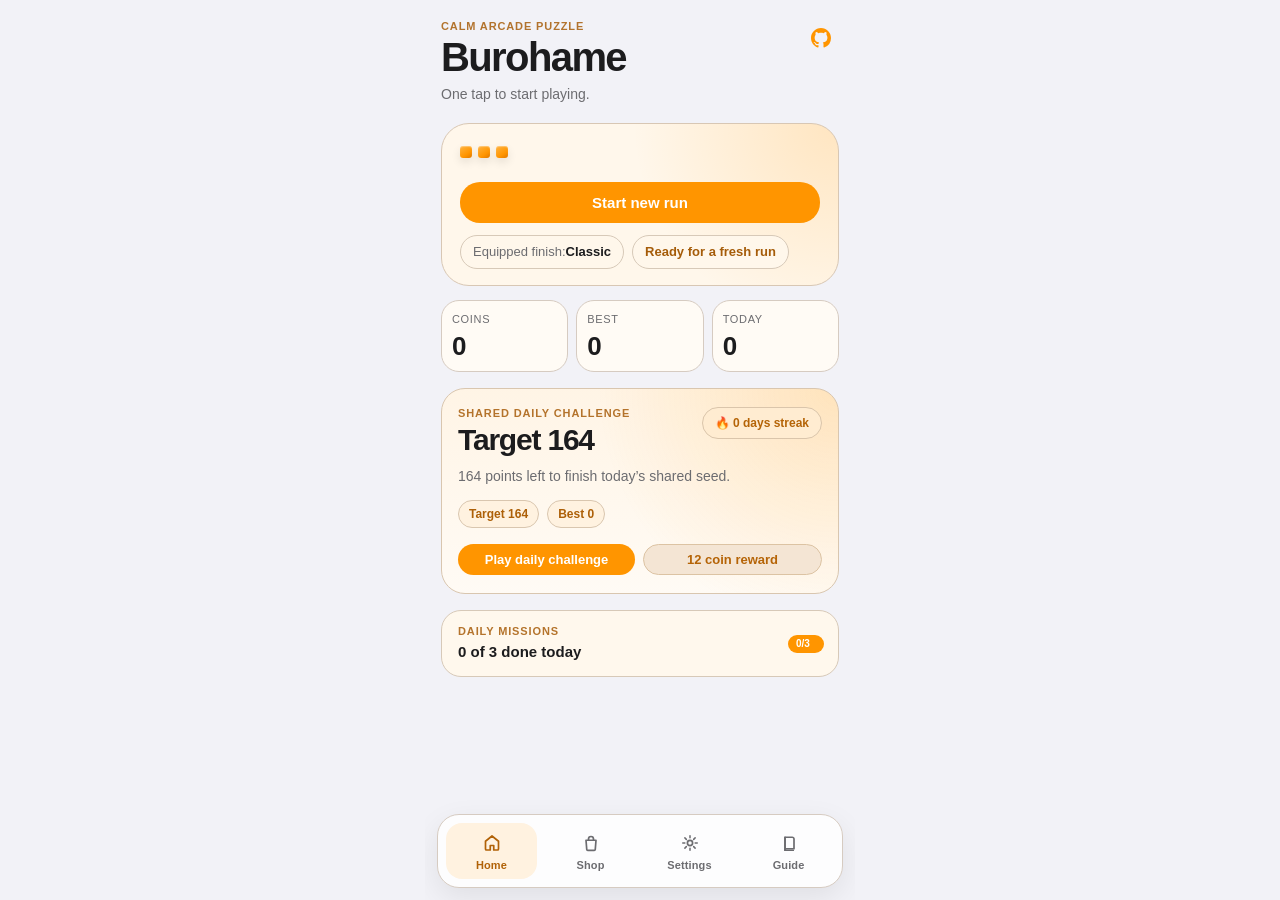
<file: pr-preview/pr-59/index.html>
<!DOCTYPE html>
<html lang="en">
<head>
  <meta charset="UTF-8">
  <meta name="viewport" content="width=device-width, initial-scale=1.0, maximum-scale=1.0, user-scalable=no">
  <meta name="apple-mobile-web-app-capable" content="yes">
  <meta name="apple-mobile-web-app-status-bar-style" content="default">
  <meta name="apple-mobile-web-app-title" content="Burohame">
  <meta name="mobile-web-app-capable" content="yes">
  <meta name="theme-color" content="#f2f2f7">
  <link rel="manifest" href="manifest.json">
  <link rel="apple-touch-icon" href="icon-192.png">
  <title>Burohame</title>
  <link rel="stylesheet" href="styles.css">
</head>
<body>
  <div id="app" data-page="dashboard">

    <section class="page page--dashboard" data-page="dashboard" aria-label="Dashboard">
      <div class="page-scroll page-scroll--dashboard">
        <header class="page-top page-top--dashboard">
          <div>
            <p class="page-kicker">Calm arcade puzzle</p>
            <h1>Burohame</h1>
            <p class="page-intro" id="dashboard-intro">Start a fresh run.</p>
          </div>
          <a class="icon-btn" href="https://github.com/Bigalan09/Burohame" target="_blank" rel="noopener noreferrer" aria-label="GitHub repository">
            <svg width="20" height="20" viewBox="0 0 16 16" fill="currentColor" aria-hidden="true">
              <path d="M8 0C3.58 0 0 3.58 0 8c0 3.54 2.29 6.53 5.47 7.59.4.07.55-.17.55-.38 0-.19-.01-.82-.01-1.49-2.01.37-2.53-.49-2.69-.94-.09-.23-.48-.94-.82-1.13-.28-.15-.68-.52-.01-.53.63-.01 1.08.58 1.23.82.72 1.21 1.87.87 2.33.66.07-.52.28-.87.51-1.07-1.78-.2-3.64-.89-3.64-3.95 0-.87.31-1.59.82-2.15-.08-.2-.36-1.02.08-2.12 0 0 .67-.21 2.2.82.64-.18 1.32-.27 2-.27s1.36.09 2 .27c1.53-1.04 2.2-.82 2.2-.82.44 1.1.16 1.92.08 2.12.51.56.82 1.27.82 2.15 0 3.07-1.87 3.75-3.65 3.95.29.25.54.73.54 1.48 0 1.07-.01 1.93-.01 2.2 0 .21.15.46.55.38A8.01 8.01 0 0016 8c0-4.42-3.58-8-8-8z"/>
            </svg>
          </a>
        </header>

        <section class="dash-hero" aria-label="Start playing">
          <div class="dash-mark" aria-hidden="true">
            <span></span>
            <span></span>
            <span></span>
          </div>
          <div class="dash-actions">
            <button class="pill-btn wide" id="btn-dashboard-continue">Continue run</button>
            <button class="pill-btn wide pill-btn--secondary" id="btn-dashboard-new">Start new run</button>
          </div>
          <div class="dash-hero-meta" aria-label="Current dashboard status">
            <p class="dash-hero-note">Equipped finish: <strong id="dashboard-finish">Classic</strong></p>
            <span class="dash-hero-chip" id="dashboard-run-state">Ready for a fresh run</span>
          </div>
        </section>

        <section class="dashboard-stats" aria-label="Dashboard statistics">
          <article class="dashboard-stat">
            <span>Coins</span>
            <strong id="dashboard-coins">0</strong>
          </article>
          <article class="dashboard-stat">
            <span>Best</span>
            <strong id="dashboard-best">0</strong>
          </article>
          <article class="dashboard-stat">
            <span>Today</span>
            <strong id="dashboard-today">0</strong>
          </article>
        </section>

        <section class="dashboard-challenge" aria-label="Daily challenge">
          <div class="dashboard-challenge__head">
            <div>
              <span class="dashboard-challenge__kicker">Shared daily challenge</span>
              <h2 id="daily-challenge-title">Ready for today</h2>
            </div>
            <span class="dashboard-challenge__streak" id="daily-streak-pill">🔥 0 day streak</span>
          </div>
          <p class="dashboard-challenge__copy" id="daily-challenge-copy">A fresh seeded board is ready.</p>
          <div class="dashboard-challenge__meta">
            <span id="daily-challenge-target">Target 0</span>
            <span id="daily-challenge-best">Best 0</span>
          </div>
          <div class="dashboard-challenge__actions">
            <button class="pill-btn" id="btn-dashboard-daily" type="button">Play daily challenge</button>
            <button class="pill-btn pill-btn--secondary" id="btn-dashboard-daily-info" type="button">How it works</button>
          </div>
        </section>

        <button class="dashboard-missions" id="btn-dashboard-missions" type="button" aria-label="Open daily missions">
          <span class="dashboard-missions__label">Daily missions</span>
          <strong id="dashboard-mission-copy">Fresh goals are on the way.</strong>
          <span class="dashboard-mission-pill" id="mission-badge" hidden>0/0</span>
        </button>
      </div>
    </section>

    <section class="page page--game" data-page="game" aria-label="Game">
      <header id="hdr">
        <button class="icon-btn" id="btn-game-back" aria-label="Back to dashboard" type="button">
          <svg width="20" height="20" viewBox="0 0 20 20" fill="none" aria-hidden="true">
            <path d="M11.75 4.5L6 10l5.75 5.5" stroke="currentColor" stroke-width="1.9" stroke-linecap="round" stroke-linejoin="round"/>
          </svg>
        </button>
        <div id="score-wrap">
          <div id="score-main">0</div>
          <div id="score-sub">
            <span id="session-mode-badge" class="session-mode-badge" hidden>Daily challenge</span>
            <span>Today&nbsp;<span id="today-val">0</span></span>
            <span>🏆&nbsp;<span id="best-val">0</span></span>
            <span class="coins-stat" aria-live="polite" aria-label="Coins">🪙&nbsp;<span id="coin-balance">0</span></span>
          </div>
        </div>
        <div class="header-actions">
          <button class="icon-btn" id="btn-quick-settings" aria-label="Quick settings" type="button">
            <svg width="20" height="20" viewBox="0 0 20 20" fill="none" aria-hidden="true">
              <circle cx="10" cy="10" r="2.5" stroke="currentColor" stroke-width="2"/>
              <path d="M10 1.5v2M10 16.5v2M1.5 10h2M16.5 10h2M4.1 4.1l1.4 1.4M14.5 14.5l1.4 1.4M4.1 15.9l1.4-1.4M14.5 5.5l1.4-1.4" stroke="currentColor" stroke-width="1.8" stroke-linecap="round"/>
            </svg>
          </button>
        </div>
      </header>

      <main id="main">
        <div id="board-wrap">
          <div id="board"></div>
        </div>

        <div id="coach-panel" hidden>
          <div id="health-row">
            <span class="metric" id="m-holes">Holes&nbsp;<b>0</b></span>
            <span class="metric" id="m-lanes">Lanes&nbsp;<b>18</b></span>
            <span class="metric" id="m-centre">Centre&nbsp;<b>ok</b></span>
            <span class="metric" id="m-combo">Combo&nbsp;<b>0</b></span>
          </div>
          <div id="strategy-note"></div>
          <div id="move-eval"></div>
          <div id="train-btns">
            <button class="pill-btn" id="btn-hint">💡 Hint</button>
            <button class="pill-btn" id="btn-restart">↺ Restart</button>
          </div>
        </div>

        <div id="rack"></div>
      </main>
    </section>

    <section class="page page--shop" data-page="shop" aria-label="Shop">
      <div class="page-scroll">
        <header class="page-top">
          <div>
            <p class="page-kicker">Collection</p>
            <h2>Shop</h2>
            <p class="page-intro">Spend coins on colourways and finishes, then equip your favourites for the next run.</p>
          </div>
        </header>

        <div class="page-panel page-panel--shop">
          <div class="collection-head">
            <div>
              <h3>Colourways</h3>
              <p id="colorway-subtitle">Unlock new block colours for future runs.</p>
            </div>
            <span class="missions-count" id="collection-balance">🪙 0</span>
          </div>
          <div id="colorway-list" class="collection-list" aria-live="polite"></div>
        </div>

        <div class="page-panel page-panel--shop">
          <div class="collection-head">
            <div>
              <h3>Block finishes</h3>
              <p id="collection-subtitle">Unlock a finish with coins, then equip it.</p>
            </div>
          </div>
          <div id="collection-list" class="collection-list" aria-live="polite"></div>
        </div>
      </div>
    </section>

    <section class="page page--settings" data-page="settings" aria-label="Settings">
      <div class="page-scroll">
        <header class="page-top">
          <div>
            <p class="page-kicker">Tune play</p>
            <h2>Settings</h2>
            <p class="page-intro">Adjust how the game feels and looks.</p>
          </div>
        </header>

        <div class="page-panel settings-page-panel">
          <label class="tog-row">
            <span>Coach Mode</span>
            <span class="tog-wrap">
              <input type="checkbox" id="page-chk-coach">
              <span class="tog-track"><span class="tog-thumb"></span></span>
            </span>
          </label>
          <label class="tog-row">
            <span>Extended Pieces</span>
            <span class="tog-wrap">
              <input type="checkbox" id="page-chk-extended">
              <span class="tog-track"><span class="tog-thumb"></span></span>
            </span>
          </label>
          <label class="tog-row">
            <span>Dark Mode</span>
            <span class="tog-wrap">
              <input type="checkbox" id="page-chk-dark">
              <span class="tog-track"><span class="tog-thumb"></span></span>
            </span>
          </label>
          <div class="setting-row setting-row--stack">
            <div>
              <span>Block Colour</span>
              <small id="page-colour-note">Unlock more colourways in the shop.</small>
            </div>
            <select id="page-sel-color"></select>
          </div>
          <div class="setting-row">
            <span>Pieces per Round</span>
            <select id="page-sel-rack">
              <option value="1">1</option>
              <option value="2">2</option>
              <option value="3">3</option>
            </select>
          </div>
          <div class="setting-row setting-row--stack">
            <div>
              <span>Equipped finish</span>
              <small id="page-equipped-cosmetic-label">Classic finish equipped</small>
            </div>
            <button class="pill-btn pill-btn--secondary" id="btn-settings-shop" type="button">Open shop</button>
          </div>
          <button class="pill-btn wide" id="btn-settings-save" type="button">Save settings</button>
          <button class="pill-btn wide danger" id="btn-clear-data" type="button">🗑️ Clear All Data</button>
        </div>
      </div>
    </section>

    <section class="page page--about" data-page="about" aria-label="About and guide">
      <div class="page-scroll">
        <header class="page-top">
          <div>
            <p class="page-kicker">Guide</p>
            <h2>About and guide</h2>
            <p class="page-intro">Learn the basics and find the project.</p>
          </div>
        </header>

        <div class="page-panel about-panel">
          <section>
            <h3>How to play</h3>
            <ol class="about-list">
              <li>Place every piece in the rack on the 9×9 board.</li>
              <li>Fill rows, columns, or 3×3 boxes to clear them.</li>
              <li>Keep space open so future racks still fit.</li>
            </ol>
          </section>

          <section>
            <h3>Helpful reminders</h3>
            <ul class="about-list">
              <li>Coach Mode spots risky holes and safer lanes.</li>
              <li>Combos matter, but board shape matters more.</li>
              <li>Shop colourways and finishes are cosmetic only, so score still comes first.</li>
            </ul>
          </section>

          <section>
            <h3>Find us</h3>
            <p class="about-copy">Follow development, raise issues, or suggest the next feature on GitHub.</p>
            <a class="pill-btn wide about-link" href="https://github.com/Bigalan09/Burohame" target="_blank" rel="noopener noreferrer">Open GitHub</a>
          </section>
        </div>
      </div>
    </section>

    <div id="ov-quick-settings" class="overlay" hidden>
      <div class="ov-card ov-card--quick-settings">
        <h2>Quick settings</h2>
        <p>Fast adjustments while you are in a run.</p>
        <label class="tog-row">
          <span>Coach Mode</span>
          <span class="tog-wrap">
            <input type="checkbox" id="quick-chk-coach">
            <span class="tog-track"><span class="tog-thumb"></span></span>
          </span>
        </label>
        <label class="tog-row">
          <span>Dark Mode</span>
          <span class="tog-wrap">
            <input type="checkbox" id="quick-chk-dark">
            <span class="tog-track"><span class="tog-thumb"></span></span>
          </span>
        </label>
        <button class="pill-btn wide" id="btn-quick-settings-save" type="button">Apply</button>
        <button class="pill-btn wide pill-btn--secondary" id="btn-quick-settings-close" type="button">Back to game</button>
      </div>
    </div>

    <div id="ov-missions" class="overlay" hidden>
      <div class="ov-card ov-card--missions">
        <div class="missions-head">
          <div>
            <h2>Daily missions</h2>
            <p id="missions-subtitle">Fresh goals are on the way.</p>
          </div>
          <span class="missions-count" id="missions-count">0/0 completed</span>
        </div>
        <div id="missions-list" class="missions-list" aria-live="polite"></div>
        <button class="pill-btn wide" id="btn-missions-close" type="button">Back to dashboard</button>
      </div>
    </div>

    <div id="ov-gameover" class="overlay" hidden>
      <div class="ov-card ov-card--summary">
        <button class="summary-close-btn" id="btn-gameover-dashboard" type="button" aria-label="Back to dashboard">
          <svg width="18" height="18" viewBox="0 0 20 20" fill="none" aria-hidden="true">
            <path d="M11.75 4.5L6 10l5.75 5.5" stroke="currentColor" stroke-width="1.9" stroke-linecap="round" stroke-linejoin="round"/>
          </svg>
        </button>
        <h2>Game Over</h2>
        <p class="summary-intro">Your run rewards are ready.</p>
        <div class="run-summary" aria-label="Run rewards summary">
          <div class="summary-stat summary-stat--score">
            <span class="summary-label">Score</span>
            <strong id="go-score">0</strong>
          </div>
          <div class="summary-stat">
            <span class="summary-label">Best</span>
            <strong id="go-best">0</strong>
          </div>
          <div class="summary-stat summary-stat--coins">
            <span class="summary-label">Coins this run</span>
            <strong id="go-coins-earned">0</strong>
          </div>
          <div class="summary-stat">
            <span class="summary-label">Total coins</span>
            <strong id="go-coin-total">0</strong>
          </div>
        </div>
        <section class="run-objectives" aria-labelledby="go-objectives-title">
          <div class="run-objectives__header">
            <h3 id="go-objectives-title">Completed objectives</h3>
            <span id="go-objective-count" class="run-objectives__count">0 cleared</span>
          </div>
          <ul id="go-objectives-list" class="run-objectives__list"></ul>
        </section>
        <section class="summary-challenge" id="go-daily-summary" hidden>
          <div class="summary-challenge__head">
            <h3>Daily challenge</h3>
            <span id="go-daily-status">In progress</span>
          </div>
          <p id="go-daily-copy">Today’s target is still waiting for you.</p>
        </section>
        <button class="pill-btn wide summary-primary-btn" id="btn-new" type="button">Start next run</button>
      </div>
    </div>

    <nav class="bottom-nav" aria-label="Primary">
      <button class="bottom-nav__item" data-nav-page="dashboard" type="button" aria-label="Dashboard">
        <svg width="20" height="20" viewBox="0 0 20 20" fill="none" aria-hidden="true">
          <path d="M3.5 8.25L10 3l6.5 5.25V16a1 1 0 0 1-1 1h-3.75v-4.5h-3.5V17H4.5a1 1 0 0 1-1-1V8.25Z" stroke="currentColor" stroke-width="1.7" stroke-linejoin="round"/>
        </svg>
        <span>Home</span>
      </button>
      <button class="bottom-nav__item" data-nav-page="shop" type="button" aria-label="Shop">
        <svg width="20" height="20" viewBox="0 0 20 20" fill="none" aria-hidden="true">
          <path d="M5 7.25h10l-.75 9.25a1 1 0 0 1-1 .92H6.75a1 1 0 0 1-1-.92L5 7.25Z" stroke="currentColor" stroke-width="1.7" stroke-linejoin="round"/>
          <path d="M7.5 7.25V6a2.5 2.5 0 1 1 5 0v1.25" stroke="currentColor" stroke-width="1.7" stroke-linecap="round"/>
        </svg>
        <span>Shop</span>
      </button>
      <button class="bottom-nav__item" data-nav-page="settings" type="button" aria-label="Settings">
        <svg width="20" height="20" viewBox="0 0 20 20" fill="none" aria-hidden="true">
          <circle cx="10" cy="10" r="2.6" stroke="currentColor" stroke-width="1.7"/>
          <path d="M10 2.75v2.1M10 15.15v2.1M4.87 4.87l1.48 1.48M13.65 13.65l1.48 1.48M2.75 10h2.1M15.15 10h2.1M4.87 15.13l1.48-1.48M13.65 6.35l1.48-1.48" stroke="currentColor" stroke-width="1.5" stroke-linecap="round"/>
        </svg>
        <span>Settings</span>
      </button>
      <button class="bottom-nav__item" data-nav-page="about" type="button" aria-label="Guide">
        <svg width="20" height="20" viewBox="0 0 20 20" fill="none" aria-hidden="true">
          <path d="M6 4.25h7.25a1.75 1.75 0 0 1 1.75 1.75v9.75H7.5A1.5 1.5 0 0 0 6 17.25V4.25Z" stroke="currentColor" stroke-width="1.7" stroke-linejoin="round"/>
          <path d="M6 4.25v13m0 0h8.25" stroke="currentColor" stroke-width="1.7" stroke-linecap="round"/>
        </svg>
        <span>Guide</span>
      </button>
    </nav>
  </div>

  <div id="milestone-layer" aria-hidden="true"></div>
  <div id="milestone-live" class="sr-only" aria-live="polite" aria-atomic="true"></div>

  <script src="app.js"></script>
  <script>
    if ('serviceWorker' in navigator) {
      const hadController = !!navigator.serviceWorker.controller;

      window.addEventListener('load', () => {
        navigator.serviceWorker.register('sw.js');
      });

      let refreshing = false;
      navigator.serviceWorker.addEventListener('controllerchange', () => {
        if (hadController && !refreshing) {
          refreshing = true;
          window.location.reload();
        }
      });
    }
  </script>
</body>
</html>
</file>
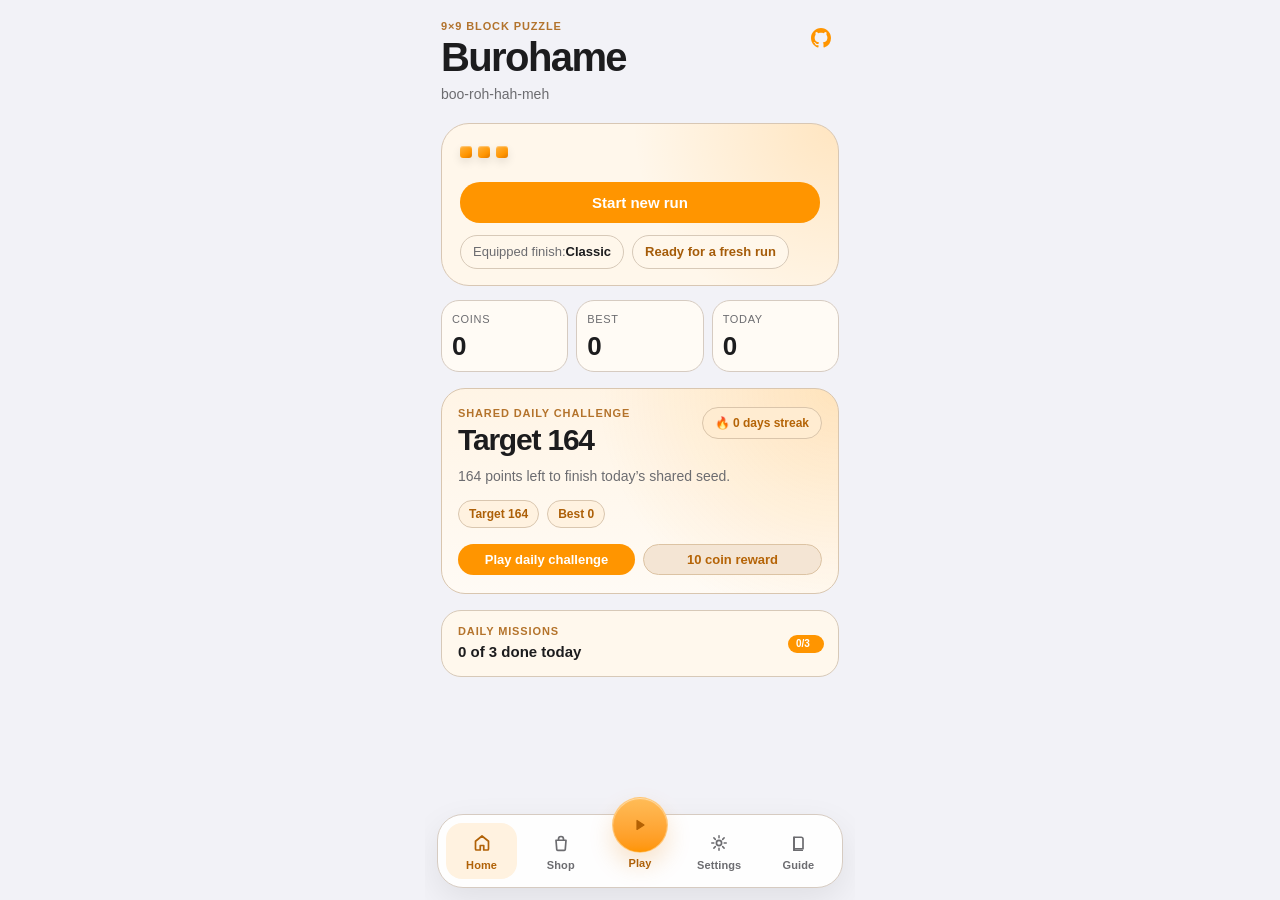
<file: pr-preview/pr-61/index.html>
<!DOCTYPE html>
<html lang="en">
<head>
  <meta charset="UTF-8">
  <meta name="viewport" content="width=device-width, initial-scale=1.0, maximum-scale=1.0, user-scalable=no">
  <meta name="apple-mobile-web-app-capable" content="yes">
  <meta name="apple-mobile-web-app-status-bar-style" content="default">
  <meta name="apple-mobile-web-app-title" content="Burohame">
  <meta name="mobile-web-app-capable" content="yes">
  <meta name="theme-color" content="#f2f2f7">
  <link rel="manifest" href="manifest.json">
  <link rel="apple-touch-icon" href="icon-192.png">
  <title>Burohame</title>
  <link rel="stylesheet" href="styles.css">
</head>
<body>
  <div id="app" data-page="dashboard">

    <section class="page page--dashboard" data-page="dashboard" aria-label="Dashboard">
      <div class="page-scroll page-scroll--dashboard">
        <header class="page-top page-top--dashboard">
          <div>
            <p class="page-kicker">9×9 block puzzle</p>
            <h1>Burohame</h1>
            <p class="page-intro" id="dashboard-intro">boo-roh-hah-meh</p>
          </div>
          <a class="icon-btn" href="https://github.com/Bigalan09/Burohame" target="_blank" rel="noopener noreferrer" aria-label="GitHub repository">
            <svg width="20" height="20" viewBox="0 0 16 16" fill="currentColor" aria-hidden="true">
              <path d="M8 0C3.58 0 0 3.58 0 8c0 3.54 2.29 6.53 5.47 7.59.4.07.55-.17.55-.38 0-.19-.01-.82-.01-1.49-2.01.37-2.53-.49-2.69-.94-.09-.23-.48-.94-.82-1.13-.28-.15-.68-.52-.01-.53.63-.01 1.08.58 1.23.82.72 1.21 1.87.87 2.33.66.07-.52.28-.87.51-1.07-1.78-.2-3.64-.89-3.64-3.95 0-.87.31-1.59.82-2.15-.08-.2-.36-1.02.08-2.12 0 0 .67-.21 2.2.82.64-.18 1.32-.27 2-.27s1.36.09 2 .27c1.53-1.04 2.2-.82 2.2-.82.44 1.1.16 1.92.08 2.12.51.56.82 1.27.82 2.15 0 3.07-1.87 3.75-3.65 3.95.29.25.54.73.54 1.48 0 1.07-.01 1.93-.01 2.2 0 .21.15.46.55.38A8.01 8.01 0 0016 8c0-4.42-3.58-8-8-8z"/>
            </svg>
          </a>
        </header>

        <section class="dash-hero" aria-label="Start playing">
          <div class="dash-mark" aria-hidden="true">
            <span></span>
            <span></span>
            <span></span>
          </div>
          <div class="dash-actions">
            <button class="pill-btn wide" id="btn-dashboard-continue">Continue run</button>
            <button class="pill-btn wide pill-btn--secondary" id="btn-dashboard-new">Start new run</button>
          </div>
          <div class="dash-hero-meta" aria-label="Current dashboard status">
            <p class="dash-hero-note">Equipped finish: <strong id="dashboard-finish">Classic</strong></p>
            <span class="dash-hero-chip" id="dashboard-run-state">Ready for a fresh run</span>
          </div>
        </section>

        <section class="dashboard-stats" aria-label="Dashboard statistics">
          <article class="dashboard-stat">
            <span>Coins</span>
            <strong id="dashboard-coins">0</strong>
          </article>
          <article class="dashboard-stat">
            <span>Best</span>
            <strong id="dashboard-best">0</strong>
          </article>
          <article class="dashboard-stat">
            <span>Today</span>
            <strong id="dashboard-today">0</strong>
          </article>
        </section>

        <section class="dashboard-challenge" aria-label="Daily challenge">
          <div class="dashboard-challenge__head">
            <div>
              <span class="dashboard-challenge__kicker">Shared daily challenge</span>
              <h2 id="daily-challenge-title">Ready for today</h2>
            </div>
            <span class="dashboard-challenge__streak" id="daily-streak-pill">🔥 0 day streak</span>
          </div>
          <p class="dashboard-challenge__copy" id="daily-challenge-copy">A fresh seeded board is ready.</p>
          <div class="dashboard-challenge__meta">
            <span id="daily-challenge-target">Target 0</span>
            <span id="daily-challenge-best">Best 0</span>
          </div>
          <div class="dashboard-challenge__actions">
            <button class="pill-btn" id="btn-dashboard-daily" type="button">Play daily challenge</button>
            <button class="pill-btn pill-btn--secondary" id="btn-dashboard-daily-info" type="button">How it works</button>
          </div>
        </section>

        <button class="dashboard-missions" id="btn-dashboard-missions" type="button" aria-label="Open daily missions">
          <span class="dashboard-missions__label">Daily missions</span>
          <strong id="dashboard-mission-copy">Fresh goals are on the way.</strong>
          <span class="dashboard-mission-pill" id="mission-badge" hidden>0/0</span>
        </button>
      </div>
    </section>

    <section class="page page--game" data-page="game" aria-label="Game">
      <header id="hdr">
        <button class="icon-btn" id="btn-game-back" aria-label="Back to dashboard" type="button">
          <svg width="20" height="20" viewBox="0 0 20 20" fill="none" aria-hidden="true">
            <path d="M11.75 4.5L6 10l5.75 5.5" stroke="currentColor" stroke-width="1.9" stroke-linecap="round" stroke-linejoin="round"/>
          </svg>
        </button>
        <div id="score-wrap">
          <div id="score-main">0</div>
          <div id="score-sub">
            <span id="session-mode-badge" class="session-mode-badge" hidden>Daily challenge</span>
            <span>Today&nbsp;<span id="today-val">0</span></span>
            <span>🏆&nbsp;<span id="best-val">0</span></span>
            <span class="coins-stat" aria-live="polite" aria-label="Coins">🪙&nbsp;<span id="coin-balance">0</span></span>
          </div>
        </div>
        <div class="header-actions">
          <button class="icon-btn" id="btn-quick-settings" aria-label="Quick settings" type="button">
            <svg width="20" height="20" viewBox="0 0 20 20" fill="none" aria-hidden="true">
              <circle cx="10" cy="10" r="2.5" stroke="currentColor" stroke-width="2"/>
              <path d="M10 1.5v2M10 16.5v2M1.5 10h2M16.5 10h2M4.1 4.1l1.4 1.4M14.5 14.5l1.4 1.4M4.1 15.9l1.4-1.4M14.5 5.5l1.4-1.4" stroke="currentColor" stroke-width="1.8" stroke-linecap="round"/>
            </svg>
          </button>
        </div>
      </header>

      <main id="main">
        <div id="board-wrap">
          <div id="board"></div>
        </div>

        <div id="coach-panel" hidden>
          <div id="health-row">
            <span class="metric" id="m-holes">Holes&nbsp;<b>0</b></span>
            <span class="metric" id="m-lanes">Lanes&nbsp;<b>18</b></span>
            <span class="metric" id="m-centre">Centre&nbsp;<b>ok</b></span>
            <span class="metric" id="m-combo">Combo&nbsp;<b>0</b></span>
          </div>
          <div id="strategy-note"></div>
          <div id="move-eval"></div>
          <div id="train-btns">
            <button class="pill-btn" id="btn-hint">💡 Hint</button>
            <button class="pill-btn" id="btn-restart">↺ Restart</button>
          </div>
        </div>

        <div id="rack"></div>
      </main>
    </section>

    <section class="page page--shop" data-page="shop" aria-label="Shop">
      <div class="page-scroll">
        <header class="page-top">
          <div>
            <p class="page-kicker">Collection</p>
            <h2>Shop</h2>
            <p class="page-intro">Spend coins on colourways and finishes, then equip your favourites for the next run.</p>
          </div>
        </header>

        <div class="page-panel page-panel--shop">
          <div class="collection-head">
            <div>
              <h3>Colourways</h3>
              <p id="colorway-subtitle">Unlock new block colours for future runs.</p>
            </div>
            <span class="missions-count" id="collection-balance">🪙 0</span>
          </div>
          <div id="colorway-list" class="collection-list" aria-live="polite"></div>
        </div>

        <div class="page-panel page-panel--shop">
          <div class="collection-head">
            <div>
              <h3>Block finishes</h3>
              <p id="collection-subtitle">Unlock a finish with coins, then equip it.</p>
            </div>
          </div>
          <div id="collection-list" class="collection-list" aria-live="polite"></div>
        </div>
      </div>
    </section>

    <section class="page page--settings" data-page="settings" aria-label="Settings">
      <div class="page-scroll">
        <header class="page-top">
          <div>
            <p class="page-kicker">Tune play</p>
            <h2>Settings</h2>
            <p class="page-intro">Adjust how the game feels and looks.</p>
          </div>
        </header>

        <div class="page-panel settings-page-panel">
          <label class="tog-row">
            <span>Coach Mode</span>
            <span class="tog-wrap">
              <input type="checkbox" id="page-chk-coach">
              <span class="tog-track"><span class="tog-thumb"></span></span>
            </span>
          </label>
          <label class="tog-row">
            <span>Extended Pieces</span>
            <span class="tog-wrap">
              <input type="checkbox" id="page-chk-extended">
              <span class="tog-track"><span class="tog-thumb"></span></span>
            </span>
          </label>
          <label class="tog-row">
            <span>Dark Mode</span>
            <span class="tog-wrap">
              <input type="checkbox" id="page-chk-dark">
              <span class="tog-track"><span class="tog-thumb"></span></span>
            </span>
          </label>
          <div class="setting-row setting-row--stack">
            <div>
              <span>Block Colour</span>
              <small id="page-colour-note">Unlock more colourways in the shop.</small>
            </div>
            <select id="page-sel-color"></select>
          </div>
          <div class="setting-row">
            <span>Pieces per Round</span>
            <select id="page-sel-rack">
              <option value="1">1</option>
              <option value="2">2</option>
              <option value="3">3</option>
            </select>
          </div>
          <div class="setting-row setting-row--stack">
            <div>
              <span>Equipped finish</span>
              <small id="page-equipped-cosmetic-label">Classic finish equipped</small>
            </div>
            <button class="pill-btn pill-btn--secondary" id="btn-settings-shop" type="button">Open shop</button>
          </div>
          <button class="pill-btn wide" id="btn-settings-save" type="button">Save settings</button>
          <button class="pill-btn wide danger" id="btn-clear-data" type="button">🗑️ Clear All Data</button>
        </div>
      </div>
    </section>

    <section class="page page--about" data-page="about" aria-label="About and guide">
      <div class="page-scroll">
        <header class="page-top">
          <div>
            <p class="page-kicker">Guide</p>
            <h2>About and guide</h2>
            <p class="page-intro">Learn the basics and find the project.</p>
          </div>
        </header>

        <div class="page-panel about-panel">
          <section>
            <h3>How to play</h3>
            <ol class="about-list">
              <li>Place every piece in the rack on the 9×9 board.</li>
              <li>Fill rows, columns, or 3×3 boxes to clear them.</li>
              <li>Keep space open so future racks still fit.</li>
            </ol>
          </section>

          <section>
            <h3>Helpful reminders</h3>
            <ul class="about-list">
              <li>Coach Mode spots risky holes and safer lanes.</li>
              <li>Combos matter, but board shape matters more.</li>
              <li>Shop colourways and finishes are cosmetic only, so score still comes first.</li>
            </ul>
          </section>

          <section>
            <h3>Find us</h3>
            <p class="about-copy">Follow development, raise issues, or suggest the next feature on GitHub.</p>
            <a class="pill-btn wide about-link" href="https://github.com/Bigalan09/Burohame" target="_blank" rel="noopener noreferrer">Open GitHub</a>
          </section>
        </div>
      </div>
    </section>

    <div id="ov-quick-settings" class="overlay" hidden>
      <div class="ov-card ov-card--quick-settings">
        <h2>Quick settings</h2>
        <p>Fast adjustments while you are in a run.</p>
        <label class="tog-row">
          <span>Coach Mode</span>
          <span class="tog-wrap">
            <input type="checkbox" id="quick-chk-coach">
            <span class="tog-track"><span class="tog-thumb"></span></span>
          </span>
        </label>
        <label class="tog-row">
          <span>Dark Mode</span>
          <span class="tog-wrap">
            <input type="checkbox" id="quick-chk-dark">
            <span class="tog-track"><span class="tog-thumb"></span></span>
          </span>
        </label>
        <button class="pill-btn wide" id="btn-quick-settings-save" type="button">Apply</button>
        <button class="pill-btn wide pill-btn--secondary" id="btn-quick-settings-close" type="button">Back to game</button>
      </div>
    </div>

    <div id="ov-missions" class="overlay" hidden>
      <div class="ov-card ov-card--missions">
        <div class="missions-head">
          <div>
            <h2>Daily missions</h2>
            <p id="missions-subtitle">Fresh goals are on the way.</p>
          </div>
          <span class="missions-count" id="missions-count">0/0 completed</span>
        </div>
        <div id="missions-list" class="missions-list" aria-live="polite"></div>
        <button class="pill-btn wide" id="btn-missions-close" type="button">Back to dashboard</button>
      </div>
    </div>

    <div id="ov-gameover" class="overlay" hidden>
      <div class="ov-card ov-card--summary">
        <button class="summary-close-btn" id="btn-gameover-dashboard" type="button" aria-label="Back to dashboard">
          <svg width="18" height="18" viewBox="0 0 20 20" fill="none" aria-hidden="true">
            <path d="M11.75 4.5L6 10l5.75 5.5" stroke="currentColor" stroke-width="1.9" stroke-linecap="round" stroke-linejoin="round"/>
          </svg>
        </button>
        <h2>Game Over</h2>
        <p class="summary-intro">Your run rewards are ready.</p>
        <div class="run-summary" aria-label="Run rewards summary">
          <div class="summary-stat summary-stat--score">
            <span class="summary-label">Score</span>
            <strong id="go-score">0</strong>
          </div>
          <div class="summary-stat">
            <span class="summary-label">Best</span>
            <strong id="go-best">0</strong>
          </div>
          <div class="summary-stat summary-stat--coins">
            <span class="summary-label">Coins this run</span>
            <strong id="go-coins-earned">0</strong>
          </div>
          <div class="summary-stat">
            <span class="summary-label">Total coins</span>
            <strong id="go-coin-total">0</strong>
          </div>
        </div>
        <section class="run-objectives" aria-labelledby="go-objectives-title">
          <div class="run-objectives__header">
            <h3 id="go-objectives-title">Completed objectives</h3>
            <span id="go-objective-count" class="run-objectives__count">0 cleared</span>
          </div>
          <ul id="go-objectives-list" class="run-objectives__list"></ul>
        </section>
        <section class="summary-challenge" id="go-daily-summary" hidden>
          <div class="summary-challenge__head">
            <h3>Daily challenge</h3>
            <span id="go-daily-status">In progress</span>
          </div>
          <p id="go-daily-copy">Today’s target is still waiting for you.</p>
        </section>
        <button class="pill-btn wide summary-primary-btn" id="btn-new" type="button">Start next run</button>
      </div>
    </div>

    <nav class="bottom-nav" aria-label="Primary">
      <button class="bottom-nav__item" data-nav-page="dashboard" type="button" aria-label="Dashboard">
        <svg width="20" height="20" viewBox="0 0 20 20" fill="none" aria-hidden="true">
          <path d="M3.5 8.25L10 3l6.5 5.25V16a1 1 0 0 1-1 1h-3.75v-4.5h-3.5V17H4.5a1 1 0 0 1-1-1V8.25Z" stroke="currentColor" stroke-width="1.7" stroke-linejoin="round"/>
        </svg>
        <span>Home</span>
      </button>
      <button class="bottom-nav__item" data-nav-page="shop" type="button" aria-label="Shop">
        <svg width="20" height="20" viewBox="0 0 20 20" fill="none" aria-hidden="true">
          <path d="M5 7.25h10l-.75 9.25a1 1 0 0 1-1 .92H6.75a1 1 0 0 1-1-.92L5 7.25Z" stroke="currentColor" stroke-width="1.7" stroke-linejoin="round"/>
          <path d="M7.5 7.25V6a2.5 2.5 0 1 1 5 0v1.25" stroke="currentColor" stroke-width="1.7" stroke-linecap="round"/>
        </svg>
        <span>Shop</span>
      </button>
      <button class="bottom-nav__item bottom-nav__item--play" id="btn-bottom-nav-play" type="button" aria-label="Start new run">
        <span class="bottom-nav__play-disc" aria-hidden="true">
          <svg width="24" height="24" viewBox="0 0 24 24" fill="none">
            <path d="M9 7.5v9l7-4.5-7-4.5Z" fill="currentColor" stroke="currentColor" stroke-width="1.2" stroke-linejoin="round"/>
          </svg>
        </span>
        <span id="bottom-nav-play-label">Play</span>
      </button>
      <button class="bottom-nav__item" data-nav-page="settings" type="button" aria-label="Settings">
        <svg width="20" height="20" viewBox="0 0 20 20" fill="none" aria-hidden="true">
          <circle cx="10" cy="10" r="2.6" stroke="currentColor" stroke-width="1.7"/>
          <path d="M10 2.75v2.1M10 15.15v2.1M4.87 4.87l1.48 1.48M13.65 13.65l1.48 1.48M2.75 10h2.1M15.15 10h2.1M4.87 15.13l1.48-1.48M13.65 6.35l1.48-1.48" stroke="currentColor" stroke-width="1.5" stroke-linecap="round"/>
        </svg>
        <span>Settings</span>
      </button>
      <button class="bottom-nav__item" data-nav-page="about" type="button" aria-label="Guide">
        <svg width="20" height="20" viewBox="0 0 20 20" fill="none" aria-hidden="true">
          <path d="M6 4.25h7.25a1.75 1.75 0 0 1 1.75 1.75v9.75H7.5A1.5 1.5 0 0 0 6 17.25V4.25Z" stroke="currentColor" stroke-width="1.7" stroke-linejoin="round"/>
          <path d="M6 4.25v13m0 0h8.25" stroke="currentColor" stroke-width="1.7" stroke-linecap="round"/>
        </svg>
        <span>Guide</span>
      </button>
    </nav>
  </div>

  <div id="milestone-layer" aria-hidden="true"></div>
  <div id="milestone-live" class="sr-only" aria-live="polite" aria-atomic="true"></div>

  <script src="app.js"></script>
  <script>
    if ('serviceWorker' in navigator) {
      const hadController = !!navigator.serviceWorker.controller;

      window.addEventListener('load', () => {
        navigator.serviceWorker.register('sw.js');
      });

      let refreshing = false;
      navigator.serviceWorker.addEventListener('controllerchange', () => {
        if (hadController && !refreshing) {
          refreshing = true;
          window.location.reload();
        }
      });
    }
  </script>
</body>
</html>
</file>
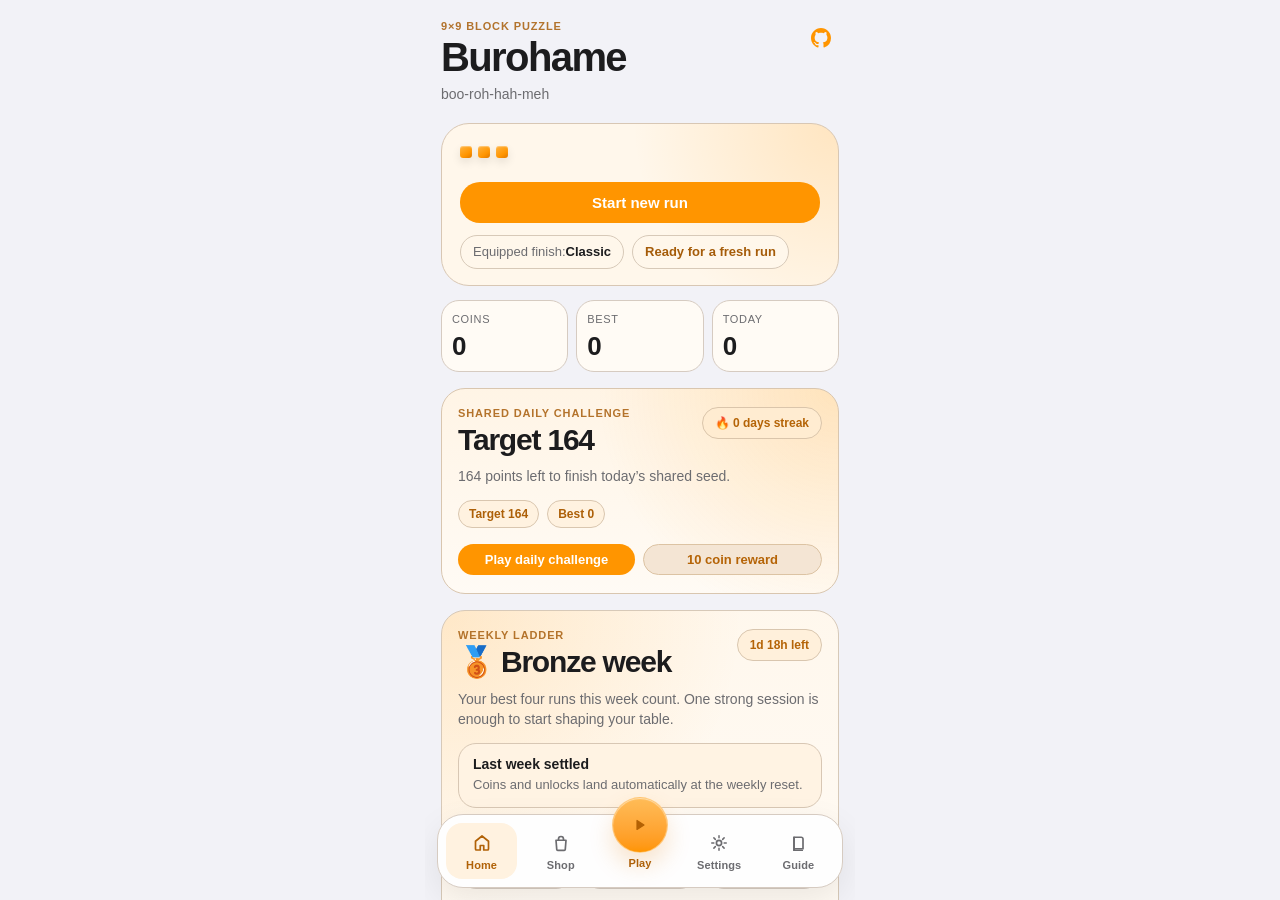
<file: pr-preview/pr-62/index.html>
<!DOCTYPE html>
<html lang="en">
<head>
  <meta charset="UTF-8">
  <meta name="viewport" content="width=device-width, initial-scale=1.0, maximum-scale=1.0, user-scalable=no">
  <meta name="apple-mobile-web-app-capable" content="yes">
  <meta name="apple-mobile-web-app-status-bar-style" content="default">
  <meta name="apple-mobile-web-app-title" content="Burohame">
  <meta name="mobile-web-app-capable" content="yes">
  <meta name="theme-color" content="#f2f2f7">
  <link rel="manifest" href="manifest.json">
  <link rel="apple-touch-icon" href="icon-192.png">
  <title>Burohame</title>
  <link rel="stylesheet" href="styles.css">
</head>
<body>
  <div id="app" data-page="dashboard">

    <section class="page page--dashboard" data-page="dashboard" aria-label="Dashboard">
      <div class="page-scroll page-scroll--dashboard">
        <header class="page-top page-top--dashboard">
          <div>
            <p class="page-kicker">9×9 block puzzle</p>
            <h1>Burohame</h1>
            <p class="page-intro" id="dashboard-intro">boo-roh-hah-meh</p>
          </div>
          <a class="icon-btn" href="https://github.com/Bigalan09/Burohame" target="_blank" rel="noopener noreferrer" aria-label="GitHub repository">
            <svg width="20" height="20" viewBox="0 0 16 16" fill="currentColor" aria-hidden="true">
              <path d="M8 0C3.58 0 0 3.58 0 8c0 3.54 2.29 6.53 5.47 7.59.4.07.55-.17.55-.38 0-.19-.01-.82-.01-1.49-2.01.37-2.53-.49-2.69-.94-.09-.23-.48-.94-.82-1.13-.28-.15-.68-.52-.01-.53.63-.01 1.08.58 1.23.82.72 1.21 1.87.87 2.33.66.07-.52.28-.87.51-1.07-1.78-.2-3.64-.89-3.64-3.95 0-.87.31-1.59.82-2.15-.08-.2-.36-1.02.08-2.12 0 0 .67-.21 2.2.82.64-.18 1.32-.27 2-.27s1.36.09 2 .27c1.53-1.04 2.2-.82 2.2-.82.44 1.1.16 1.92.08 2.12.51.56.82 1.27.82 2.15 0 3.07-1.87 3.75-3.65 3.95.29.25.54.73.54 1.48 0 1.07-.01 1.93-.01 2.2 0 .21.15.46.55.38A8.01 8.01 0 0016 8c0-4.42-3.58-8-8-8z"/>
            </svg>
          </a>
        </header>

        <section class="dash-hero" aria-label="Start playing">
          <div class="dash-mark" aria-hidden="true">
            <span></span>
            <span></span>
            <span></span>
          </div>
          <div class="dash-actions">
            <button class="pill-btn wide" id="btn-dashboard-continue">Continue run</button>
            <button class="pill-btn wide pill-btn--secondary" id="btn-dashboard-new">Start new run</button>
          </div>
          <div class="dash-hero-meta" aria-label="Current dashboard status">
            <p class="dash-hero-note">Equipped finish: <strong id="dashboard-finish">Classic</strong></p>
            <span class="dash-hero-chip" id="dashboard-run-state">Ready for a fresh run</span>
          </div>
        </section>

        <section class="dashboard-stats" aria-label="Dashboard statistics">
          <article class="dashboard-stat">
            <span>Coins</span>
            <strong id="dashboard-coins">0</strong>
          </article>
          <article class="dashboard-stat">
            <span>Best</span>
            <strong id="dashboard-best">0</strong>
          </article>
          <article class="dashboard-stat">
            <span>Today</span>
            <strong id="dashboard-today">0</strong>
          </article>
        </section>

        <section class="dashboard-challenge" aria-label="Daily challenge">
          <div class="dashboard-challenge__head">
            <div>
              <span class="dashboard-challenge__kicker">Shared daily challenge</span>
              <h2 id="daily-challenge-title">Ready for today</h2>
            </div>
            <span class="dashboard-challenge__streak" id="daily-streak-pill">🔥 0 day streak</span>
          </div>
          <p class="dashboard-challenge__copy" id="daily-challenge-copy">A fresh seeded board is ready.</p>
          <div class="dashboard-challenge__meta">
            <span id="daily-challenge-target">Target 0</span>
            <span id="daily-challenge-best">Best 0</span>
          </div>
          <div class="dashboard-challenge__actions">
            <button class="pill-btn" id="btn-dashboard-daily" type="button">Play daily challenge</button>
            <button class="pill-btn pill-btn--secondary" id="btn-dashboard-daily-info" type="button">How it works</button>
          </div>
        </section>

        <section class="dashboard-weekly" aria-label="Weekly ladder and leagues">
          <div class="dashboard-weekly__head">
            <div>
              <span class="dashboard-weekly__kicker">Weekly ladder</span>
              <h2 id="weekly-ladder-title">Bronze week</h2>
            </div>
            <span class="dashboard-weekly__countdown" id="weekly-ladder-countdown">0h left</span>
          </div>
          <p class="dashboard-weekly__copy" id="weekly-ladder-copy">Your best four runs this week count towards a calm, low-pressure league table.</p>
          <div class="dashboard-weekly__result" id="weekly-result-banner" hidden>
            <strong id="weekly-result-title">Last week settled</strong>
            <span id="weekly-result-copy">Coins and unlocks land automatically at the weekly reset.</span>
          </div>
          <div class="dashboard-weekly__stats">
            <article>
              <span>League</span>
              <strong id="weekly-ladder-league">Bronze</strong>
            </article>
            <article>
              <span>Score</span>
              <strong id="weekly-ladder-score">0</strong>
            </article>
            <article>
              <span>Rank</span>
              <strong id="weekly-ladder-rank">20th</strong>
            </article>
          </div>
          <div class="dashboard-weekly__meta">
            <span id="weekly-ladder-band">Steady pack</span>
            <span id="weekly-ladder-zone">Hold zone</span>
            <span id="weekly-ladder-runs">0/4 counted</span>
          </div>
          <div class="dashboard-weekly__progress">
            <div class="dashboard-weekly__progress-copy">
              <strong id="weekly-ladder-next-step">One good run can change your week.</strong>
              <span id="weekly-ladder-reward">Weekly reward preview · 0 coins</span>
            </div>
            <div class="dashboard-weekly__best-runs" id="weekly-best-runs" aria-label="Counted weekly runs"></div>
          </div>
        </section>

        <button class="dashboard-missions" id="btn-dashboard-missions" type="button" aria-label="Open daily missions">
          <span class="dashboard-missions__label">Daily missions</span>
          <strong id="dashboard-mission-copy">Fresh goals are on the way.</strong>
          <span class="dashboard-mission-pill" id="mission-badge" hidden>0/0</span>
        </button>
      </div>
    </section>

    <section class="page page--game" data-page="game" aria-label="Game">
      <header id="hdr">
        <button class="icon-btn" id="btn-game-back" aria-label="Back to dashboard" type="button">
          <svg width="20" height="20" viewBox="0 0 20 20" fill="none" aria-hidden="true">
            <path d="M11.75 4.5L6 10l5.75 5.5" stroke="currentColor" stroke-width="1.9" stroke-linecap="round" stroke-linejoin="round"/>
          </svg>
        </button>
        <div id="score-wrap">
          <div id="score-main">0</div>
          <div id="score-sub">
            <span id="session-mode-badge" class="session-mode-badge" hidden>Daily challenge</span>
            <span>Today&nbsp;<span id="today-val">0</span></span>
            <span>🏆&nbsp;<span id="best-val">0</span></span>
            <span class="coins-stat" aria-live="polite" aria-label="Coins">🪙&nbsp;<span id="coin-balance">0</span></span>
          </div>
        </div>
        <div class="header-actions">
          <button class="icon-btn" id="btn-quick-settings" aria-label="Quick settings" type="button">
            <svg width="20" height="20" viewBox="0 0 20 20" fill="none" aria-hidden="true">
              <circle cx="10" cy="10" r="2.5" stroke="currentColor" stroke-width="2"/>
              <path d="M10 1.5v2M10 16.5v2M1.5 10h2M16.5 10h2M4.1 4.1l1.4 1.4M14.5 14.5l1.4 1.4M4.1 15.9l1.4-1.4M14.5 5.5l1.4-1.4" stroke="currentColor" stroke-width="1.8" stroke-linecap="round"/>
            </svg>
          </button>
        </div>
      </header>

      <main id="main">
        <div id="board-wrap">
          <div id="board"></div>
        </div>

        <div id="coach-panel" hidden>
          <div id="health-row">
            <span class="metric" id="m-holes">Holes&nbsp;<b>0</b></span>
            <span class="metric" id="m-lanes">Lanes&nbsp;<b>18</b></span>
            <span class="metric" id="m-centre">Centre&nbsp;<b>ok</b></span>
            <span class="metric" id="m-combo">Combo&nbsp;<b>0</b></span>
          </div>
          <div id="strategy-note"></div>
          <div id="move-eval"></div>
          <div id="train-btns">
            <button class="pill-btn" id="btn-hint">💡 Hint</button>
            <button class="pill-btn" id="btn-restart">↺ Restart</button>
          </div>
        </div>

        <div id="rack"></div>
      </main>
    </section>

    <section class="page page--shop" data-page="shop" aria-label="Shop">
      <div class="page-scroll">
        <header class="page-top">
          <div>
            <p class="page-kicker">Collection</p>
            <h2>Shop</h2>
            <p class="page-intro">Spend coins on colourways and finishes, then equip your favourites for the next run.</p>
          </div>
        </header>

        <div class="page-panel page-panel--shop">
          <div class="collection-head">
            <div>
              <h3>Colourways</h3>
              <p id="colorway-subtitle">Unlock new block colours for future runs.</p>
            </div>
            <span class="missions-count" id="collection-balance">🪙 0</span>
          </div>
          <div id="colorway-list" class="collection-list" aria-live="polite"></div>
        </div>

        <div class="page-panel page-panel--shop">
          <div class="collection-head">
            <div>
              <h3>Block finishes</h3>
              <p id="collection-subtitle">Unlock a finish with coins, then equip it.</p>
            </div>
          </div>
          <div id="collection-list" class="collection-list" aria-live="polite"></div>
        </div>
      </div>
    </section>

    <section class="page page--settings" data-page="settings" aria-label="Settings">
      <div class="page-scroll">
        <header class="page-top">
          <div>
            <p class="page-kicker">Tune play</p>
            <h2>Settings</h2>
            <p class="page-intro">Adjust how the game feels and looks.</p>
          </div>
        </header>

        <div class="page-panel settings-page-panel">
          <label class="tog-row">
            <span>Coach Mode</span>
            <span class="tog-wrap">
              <input type="checkbox" id="page-chk-coach">
              <span class="tog-track"><span class="tog-thumb"></span></span>
            </span>
          </label>
          <label class="tog-row">
            <span>Extended Pieces</span>
            <span class="tog-wrap">
              <input type="checkbox" id="page-chk-extended">
              <span class="tog-track"><span class="tog-thumb"></span></span>
            </span>
          </label>
          <label class="tog-row">
            <span>Dark Mode</span>
            <span class="tog-wrap">
              <input type="checkbox" id="page-chk-dark">
              <span class="tog-track"><span class="tog-thumb"></span></span>
            </span>
          </label>
          <div class="setting-row setting-row--stack">
            <div>
              <span>Block Colour</span>
              <small id="page-colour-note">Unlock more colourways in the shop.</small>
            </div>
            <select id="page-sel-color"></select>
          </div>
          <div class="setting-row">
            <span>Pieces per Round</span>
            <select id="page-sel-rack">
              <option value="1">1</option>
              <option value="2">2</option>
              <option value="3">3</option>
            </select>
          </div>
          <div class="setting-row setting-row--stack">
            <div>
              <span>Equipped finish</span>
              <small id="page-equipped-cosmetic-label">Classic finish equipped</small>
            </div>
            <button class="pill-btn pill-btn--secondary" id="btn-settings-shop" type="button">Open shop</button>
          </div>
          <button class="pill-btn wide" id="btn-settings-save" type="button">Save settings</button>
          <button class="pill-btn wide danger" id="btn-clear-data" type="button">🗑️ Clear All Data</button>
        </div>
      </div>
    </section>

    <section class="page page--about" data-page="about" aria-label="About and guide">
      <div class="page-scroll">
        <header class="page-top">
          <div>
            <p class="page-kicker">Guide</p>
            <h2>About and guide</h2>
            <p class="page-intro">Learn the basics and find the project.</p>
          </div>
        </header>

        <div class="page-panel about-panel">
          <section>
            <h3>How to play</h3>
            <ol class="about-list">
              <li>Place every piece in the rack on the 9×9 board.</li>
              <li>Fill rows, columns, or 3×3 boxes to clear them.</li>
              <li>Keep space open so future racks still fit.</li>
            </ol>
          </section>

          <section>
            <h3>Helpful reminders</h3>
            <ul class="about-list">
              <li>Coach Mode spots risky holes and safer lanes.</li>
              <li>Combos matter, but board shape matters more.</li>
              <li>Shop colourways and finishes are cosmetic only, so score still comes first.</li>
            </ul>
          </section>

          <section>
            <h3>Find us</h3>
            <p class="about-copy">Follow development, raise issues, or suggest the next feature on GitHub.</p>
            <a class="pill-btn wide about-link" href="https://github.com/Bigalan09/Burohame" target="_blank" rel="noopener noreferrer">Open GitHub</a>
          </section>
        </div>
      </div>
    </section>

    <div id="ov-quick-settings" class="overlay" hidden>
      <div class="ov-card ov-card--quick-settings">
        <h2>Quick settings</h2>
        <p>Fast adjustments while you are in a run.</p>
        <label class="tog-row">
          <span>Coach Mode</span>
          <span class="tog-wrap">
            <input type="checkbox" id="quick-chk-coach">
            <span class="tog-track"><span class="tog-thumb"></span></span>
          </span>
        </label>
        <label class="tog-row">
          <span>Dark Mode</span>
          <span class="tog-wrap">
            <input type="checkbox" id="quick-chk-dark">
            <span class="tog-track"><span class="tog-thumb"></span></span>
          </span>
        </label>
        <button class="pill-btn wide" id="btn-quick-settings-save" type="button">Apply</button>
        <button class="pill-btn wide pill-btn--secondary" id="btn-quick-settings-close" type="button">Back to game</button>
      </div>
    </div>

    <div id="ov-missions" class="overlay" hidden>
      <div class="ov-card ov-card--missions">
        <div class="missions-head">
          <div>
            <h2>Daily missions</h2>
            <p id="missions-subtitle">Fresh goals are on the way.</p>
          </div>
          <span class="missions-count" id="missions-count">0/0 completed</span>
        </div>
        <div id="missions-list" class="missions-list" aria-live="polite"></div>
        <button class="pill-btn wide" id="btn-missions-close" type="button">Back to dashboard</button>
      </div>
    </div>

    <div id="ov-gameover" class="overlay" hidden>
      <div class="ov-card ov-card--summary">
        <button class="summary-close-btn" id="btn-gameover-dashboard" type="button" aria-label="Back to dashboard">
          <svg width="18" height="18" viewBox="0 0 20 20" fill="none" aria-hidden="true">
            <path d="M11.75 4.5L6 10l5.75 5.5" stroke="currentColor" stroke-width="1.9" stroke-linecap="round" stroke-linejoin="round"/>
          </svg>
        </button>
        <h2>Game Over</h2>
        <p class="summary-intro">Your run rewards are ready.</p>
        <div class="run-summary" aria-label="Run rewards summary">
          <div class="summary-stat summary-stat--score">
            <span class="summary-label">Score</span>
            <strong id="go-score">0</strong>
          </div>
          <div class="summary-stat">
            <span class="summary-label">Best</span>
            <strong id="go-best">0</strong>
          </div>
          <div class="summary-stat summary-stat--coins">
            <span class="summary-label">Coins this run</span>
            <strong id="go-coins-earned">0</strong>
          </div>
          <div class="summary-stat">
            <span class="summary-label">Total coins</span>
            <strong id="go-coin-total">0</strong>
          </div>
        </div>
        <section class="run-objectives" aria-labelledby="go-objectives-title">
          <div class="run-objectives__header">
            <h3 id="go-objectives-title">Completed objectives</h3>
            <span id="go-objective-count" class="run-objectives__count">0 cleared</span>
          </div>
          <ul id="go-objectives-list" class="run-objectives__list"></ul>
        </section>
        <section class="summary-challenge" id="go-daily-summary" hidden>
          <div class="summary-challenge__head">
            <h3>Daily challenge</h3>
            <span id="go-daily-status">In progress</span>
          </div>
          <p id="go-daily-copy">Today’s target is still waiting for you.</p>
        </section>
        <button class="pill-btn wide summary-primary-btn" id="btn-new" type="button">Start next run</button>
      </div>
    </div>

    <nav class="bottom-nav" aria-label="Primary">
      <button class="bottom-nav__item" data-nav-page="dashboard" type="button" aria-label="Dashboard">
        <svg width="20" height="20" viewBox="0 0 20 20" fill="none" aria-hidden="true">
          <path d="M3.5 8.25L10 3l6.5 5.25V16a1 1 0 0 1-1 1h-3.75v-4.5h-3.5V17H4.5a1 1 0 0 1-1-1V8.25Z" stroke="currentColor" stroke-width="1.7" stroke-linejoin="round"/>
        </svg>
        <span>Home</span>
      </button>
      <button class="bottom-nav__item" data-nav-page="shop" type="button" aria-label="Shop">
        <svg width="20" height="20" viewBox="0 0 20 20" fill="none" aria-hidden="true">
          <path d="M5 7.25h10l-.75 9.25a1 1 0 0 1-1 .92H6.75a1 1 0 0 1-1-.92L5 7.25Z" stroke="currentColor" stroke-width="1.7" stroke-linejoin="round"/>
          <path d="M7.5 7.25V6a2.5 2.5 0 1 1 5 0v1.25" stroke="currentColor" stroke-width="1.7" stroke-linecap="round"/>
        </svg>
        <span>Shop</span>
      </button>
      <button class="bottom-nav__item bottom-nav__item--play" id="btn-bottom-nav-play" type="button" aria-label="Start new run">
        <span class="bottom-nav__play-disc" aria-hidden="true">
          <svg width="24" height="24" viewBox="0 0 24 24" fill="none">
            <path d="M9 7.5v9l7-4.5-7-4.5Z" fill="currentColor" stroke="currentColor" stroke-width="1.2" stroke-linejoin="round"/>
          </svg>
        </span>
        <span id="bottom-nav-play-label">Play</span>
      </button>
      <button class="bottom-nav__item" data-nav-page="settings" type="button" aria-label="Settings">
        <svg width="20" height="20" viewBox="0 0 20 20" fill="none" aria-hidden="true">
          <circle cx="10" cy="10" r="2.6" stroke="currentColor" stroke-width="1.7"/>
          <path d="M10 2.75v2.1M10 15.15v2.1M4.87 4.87l1.48 1.48M13.65 13.65l1.48 1.48M2.75 10h2.1M15.15 10h2.1M4.87 15.13l1.48-1.48M13.65 6.35l1.48-1.48" stroke="currentColor" stroke-width="1.5" stroke-linecap="round"/>
        </svg>
        <span>Settings</span>
      </button>
      <button class="bottom-nav__item" data-nav-page="about" type="button" aria-label="Guide">
        <svg width="20" height="20" viewBox="0 0 20 20" fill="none" aria-hidden="true">
          <path d="M6 4.25h7.25a1.75 1.75 0 0 1 1.75 1.75v9.75H7.5A1.5 1.5 0 0 0 6 17.25V4.25Z" stroke="currentColor" stroke-width="1.7" stroke-linejoin="round"/>
          <path d="M6 4.25v13m0 0h8.25" stroke="currentColor" stroke-width="1.7" stroke-linecap="round"/>
        </svg>
        <span>Guide</span>
      </button>
    </nav>
  </div>

  <div id="milestone-layer" aria-hidden="true"></div>
  <div id="milestone-live" class="sr-only" aria-live="polite" aria-atomic="true"></div>

  <script src="app.js"></script>
  <script>
    if ('serviceWorker' in navigator) {
      const hadController = !!navigator.serviceWorker.controller;

      window.addEventListener('load', () => {
        navigator.serviceWorker.register('sw.js');
      });

      let refreshing = false;
      navigator.serviceWorker.addEventListener('controllerchange', () => {
        if (hadController && !refreshing) {
          refreshing = true;
          window.location.reload();
        }
      });
    }
  </script>
</body>
</html>
</file>
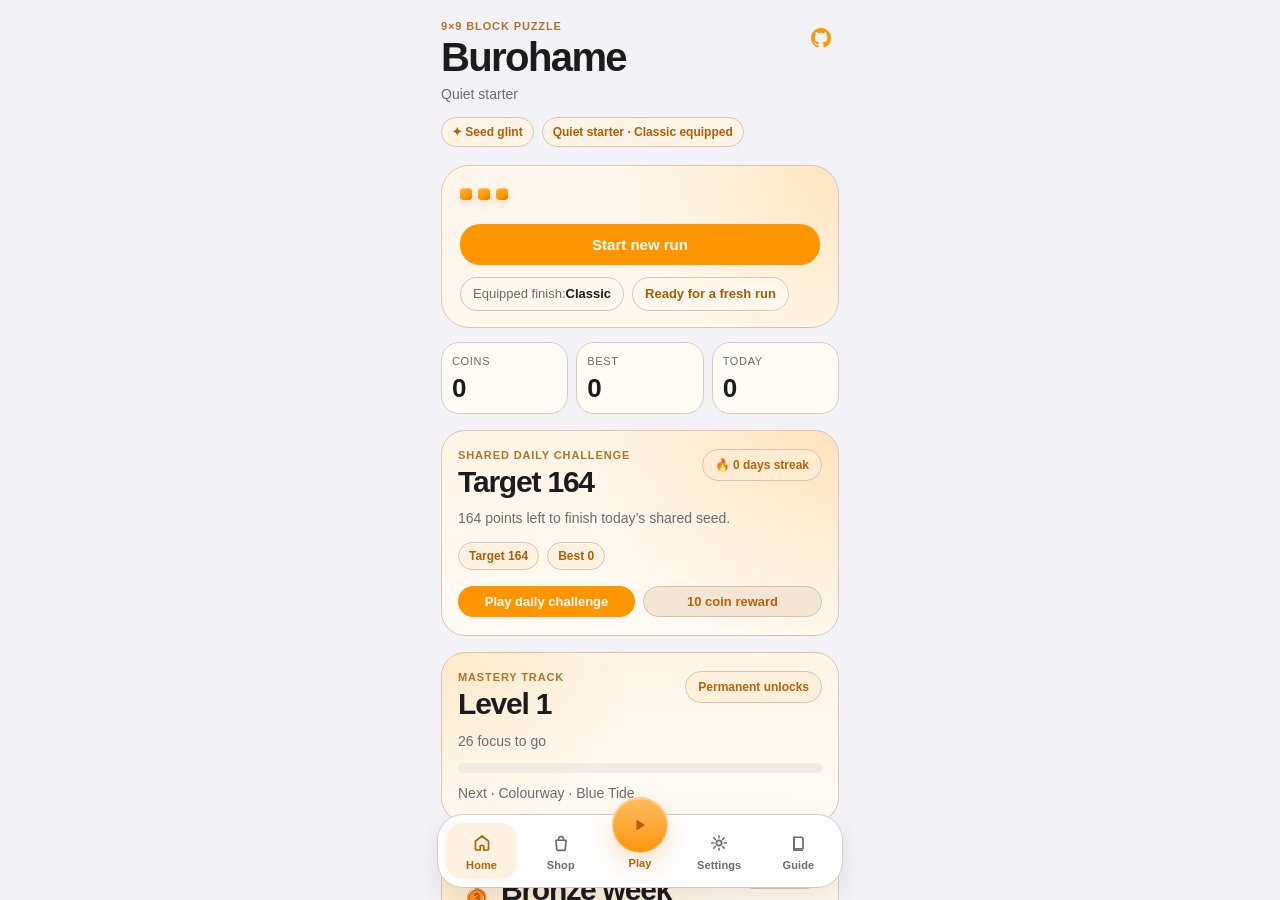
<file: pr-preview/pr-65/index.html>
<!DOCTYPE html>
<html lang="en">
<head>
  <meta charset="UTF-8">
  <meta name="viewport" content="width=device-width, initial-scale=1.0, maximum-scale=1.0, user-scalable=no">
  <meta name="apple-mobile-web-app-capable" content="yes">
  <meta name="apple-mobile-web-app-status-bar-style" content="default">
  <meta name="apple-mobile-web-app-title" content="Burohame">
  <meta name="mobile-web-app-capable" content="yes">
  <meta name="theme-color" content="#f2f2f7">
  <link rel="manifest" href="manifest.json">
  <link rel="apple-touch-icon" href="icon-192.png">
  <title>Burohame</title>
  <link rel="stylesheet" href="styles.css">
</head>
<body>
  <div id="app" data-page="dashboard">

    <section class="page page--dashboard" data-page="dashboard" aria-label="Dashboard">
      <div class="page-scroll page-scroll--dashboard">
        <header class="page-top page-top--dashboard">
          <div>
            <p class="page-kicker">9×9 block puzzle</p>
            <h1>Burohame</h1>
            <p class="page-intro" id="dashboard-intro">boo-roh-hah-meh</p>
            <div class="dashboard-title-row">
              <span class="dashboard-flair-badge" id="dashboard-flair-badge">✦ Seed glint</span>
              <span class="dashboard-title-label" id="dashboard-title-label">Quiet starter · Classic equipped</span>
            </div>
          </div>
          <a class="icon-btn" href="https://github.com/Bigalan09/Burohame" target="_blank" rel="noopener noreferrer" aria-label="GitHub repository">
            <svg width="20" height="20" viewBox="0 0 16 16" fill="currentColor" aria-hidden="true">
              <path d="M8 0C3.58 0 0 3.58 0 8c0 3.54 2.29 6.53 5.47 7.59.4.07.55-.17.55-.38 0-.19-.01-.82-.01-1.49-2.01.37-2.53-.49-2.69-.94-.09-.23-.48-.94-.82-1.13-.28-.15-.68-.52-.01-.53.63-.01 1.08.58 1.23.82.72 1.21 1.87.87 2.33.66.07-.52.28-.87.51-1.07-1.78-.2-3.64-.89-3.64-3.95 0-.87.31-1.59.82-2.15-.08-.2-.36-1.02.08-2.12 0 0 .67-.21 2.2.82.64-.18 1.32-.27 2-.27s1.36.09 2 .27c1.53-1.04 2.2-.82 2.2-.82.44 1.1.16 1.92.08 2.12.51.56.82 1.27.82 2.15 0 3.07-1.87 3.75-3.65 3.95.29.25.54.73.54 1.48 0 1.07-.01 1.93-.01 2.2 0 .21.15.46.55.38A8.01 8.01 0 0016 8c0-4.42-3.58-8-8-8z"/>
            </svg>
          </a>
        </header>

        <section class="dash-hero" aria-label="Start playing">
          <div class="dash-mark" aria-hidden="true">
            <span></span>
            <span></span>
            <span></span>
          </div>
          <div class="dash-actions">
            <button class="pill-btn wide" id="btn-dashboard-continue">Continue run</button>
            <button class="pill-btn wide pill-btn--secondary" id="btn-dashboard-new">Start new run</button>
          </div>
          <div class="dash-hero-meta" aria-label="Current dashboard status">
            <p class="dash-hero-note">Equipped finish: <strong id="dashboard-finish">Classic</strong></p>
            <span class="dash-hero-chip" id="dashboard-run-state">Ready for a fresh run</span>
          </div>
        </section>

        <section class="dashboard-stats" aria-label="Dashboard statistics">
          <article class="dashboard-stat">
            <span>Coins</span>
            <strong id="dashboard-coins">0</strong>
          </article>
          <article class="dashboard-stat">
            <span>Best</span>
            <strong id="dashboard-best">0</strong>
          </article>
          <article class="dashboard-stat">
            <span>Today</span>
            <strong id="dashboard-today">0</strong>
          </article>
        </section>

        <section class="dashboard-challenge" aria-label="Daily challenge">
          <div class="dashboard-challenge__head">
            <div>
              <span class="dashboard-challenge__kicker">Shared daily challenge</span>
              <h2 id="daily-challenge-title">Ready for today</h2>
            </div>
            <span class="dashboard-challenge__streak" id="daily-streak-pill">🔥 0 day streak</span>
          </div>
          <p class="dashboard-challenge__copy" id="daily-challenge-copy">A fresh seeded board is ready.</p>
          <div class="dashboard-challenge__meta">
            <span id="daily-challenge-target">Target 0</span>
            <span id="daily-challenge-best">Best 0</span>
          </div>
          <div class="dashboard-challenge__actions">
            <button class="pill-btn" id="btn-dashboard-daily" type="button">Play daily challenge</button>
            <button class="pill-btn pill-btn--secondary" id="btn-dashboard-daily-info" type="button">How it works</button>
          </div>
        </section>

        <section class="dashboard-mastery" aria-label="Mastery track">
          <div class="dashboard-mastery__head">
            <div>
              <span class="dashboard-mastery__kicker">Mastery track</span>
              <h2 id="dashboard-mastery-level">Level 1</h2>
            </div>
            <span class="dashboard-mastery__pill">Permanent unlocks</span>
          </div>
          <p class="dashboard-mastery__copy" id="dashboard-mastery-progress">0 focus to go</p>
          <div class="dashboard-mastery__bar" aria-hidden="true">
            <span id="dashboard-mastery-bar"></span>
          </div>
          <p class="dashboard-mastery__next" id="dashboard-mastery-next">Next · Colourway</p>
        </section>

        <section class="dashboard-weekly" aria-label="Weekly ladder and leagues">
          <div class="dashboard-weekly__head">
            <div>
              <span class="dashboard-weekly__kicker">Weekly ladder</span>
              <h2 id="weekly-ladder-title">Bronze week</h2>
            </div>
            <span class="dashboard-weekly__countdown" id="weekly-ladder-countdown">0h left</span>
          </div>
          <p class="dashboard-weekly__copy" id="weekly-ladder-copy">Your best four runs this week count towards a calm, low-pressure league table.</p>
          <div class="dashboard-weekly__result" id="weekly-result-banner" hidden>
            <strong id="weekly-result-title">Last week settled</strong>
            <span id="weekly-result-copy">Coins and unlocks land automatically at the weekly reset.</span>
          </div>
          <div class="dashboard-weekly__stats">
            <article>
              <span>League</span>
              <strong id="weekly-ladder-league">Bronze</strong>
            </article>
            <article>
              <span>Score</span>
              <strong id="weekly-ladder-score">0</strong>
            </article>
            <article>
              <span>Rank</span>
              <strong id="weekly-ladder-rank">20th</strong>
            </article>
          </div>
          <div class="dashboard-weekly__meta">
            <span id="weekly-ladder-band">Steady pack</span>
            <span id="weekly-ladder-zone">Hold zone</span>
            <span id="weekly-ladder-runs">0/4 counted</span>
          </div>
          <div class="dashboard-weekly__progress">
            <div class="dashboard-weekly__progress-copy">
              <strong id="weekly-ladder-next-step">One good run can change your week.</strong>
              <span id="weekly-ladder-reward">Weekly reward preview · 0 coins</span>
            </div>
            <div class="dashboard-weekly__best-runs" id="weekly-best-runs" aria-label="Counted weekly runs"></div>
          </div>
        </section>

        <button class="dashboard-missions" id="btn-dashboard-missions" type="button" aria-label="Open daily missions">
          <span class="dashboard-missions__label">Daily missions</span>
          <strong id="dashboard-mission-copy">Fresh goals are on the way.</strong>
          <span class="dashboard-mission-pill" id="mission-badge" hidden>0/0</span>
        </button>
      </div>
    </section>

    <section class="page page--game" data-page="game" aria-label="Game">
      <header id="hdr">
        <button class="icon-btn" id="btn-game-back" aria-label="Back to dashboard" type="button">
          <svg width="20" height="20" viewBox="0 0 20 20" fill="none" aria-hidden="true">
            <path d="M11.75 4.5L6 10l5.75 5.5" stroke="currentColor" stroke-width="1.9" stroke-linecap="round" stroke-linejoin="round"/>
          </svg>
        </button>
        <div id="score-wrap">
          <div id="score-main">0</div>
          <div id="score-sub">
            <span id="session-mode-badge" class="session-mode-badge" hidden>Daily challenge</span>
            <span>Today&nbsp;<span id="today-val">0</span></span>
            <span>🏆&nbsp;<span id="best-val">0</span></span>
            <span class="coins-stat" aria-live="polite" aria-label="Coins">🪙&nbsp;<span id="coin-balance">0</span></span>
          </div>
        </div>
        <div class="header-actions">
          <button class="icon-btn" id="btn-quick-settings" aria-label="Quick settings" type="button">
            <svg width="20" height="20" viewBox="0 0 20 20" fill="none" aria-hidden="true">
              <circle cx="10" cy="10" r="2.5" stroke="currentColor" stroke-width="2"/>
              <path d="M10 1.5v2M10 16.5v2M1.5 10h2M16.5 10h2M4.1 4.1l1.4 1.4M14.5 14.5l1.4 1.4M4.1 15.9l1.4-1.4M14.5 5.5l1.4-1.4" stroke="currentColor" stroke-width="1.8" stroke-linecap="round"/>
            </svg>
          </button>
        </div>
      </header>

      <main id="main">
        <div id="board-wrap">
          <div id="board"></div>
        </div>

        <div id="coach-panel" hidden>
          <div id="health-row">
            <span class="metric" id="m-holes">Holes&nbsp;<b>0</b></span>
            <span class="metric" id="m-lanes">Lanes&nbsp;<b>18</b></span>
            <span class="metric" id="m-centre">Centre&nbsp;<b>ok</b></span>
            <span class="metric" id="m-combo">Combo&nbsp;<b>0</b></span>
          </div>
          <div id="strategy-note"></div>
          <div id="move-eval"></div>
          <div id="train-btns">
            <button class="pill-btn" id="btn-hint">💡 Hint</button>
            <button class="pill-btn" id="btn-restart">↺ Restart</button>
          </div>
        </div>

        <div id="rack"></div>
      </main>
    </section>

    <section class="page page--shop" data-page="shop" aria-label="Shop">
      <div class="page-scroll">
        <header class="page-top">
          <div>
            <p class="page-kicker">Collection</p>
            <h2>Shop</h2>
            <p class="page-intro">Spend coins on colourways and finishes, then equip your favourites for the next run.</p>
          </div>
        </header>

        <div class="page-panel page-panel--shop page-panel--mastery">
          <div class="collection-head collection-head--mastery">
            <div>
              <h3>Mastery track</h3>
              <p id="mastery-track-subtitle">Every run adds permanent focus progress.</p>
            </div>
            <span class="missions-count" id="mastery-level">Level 1</span>
          </div>
          <div class="mastery-track-meta">
            <strong id="mastery-total-points">0 focus earned</strong>
            <span id="mastery-next-reward">Next reward · Colourway</span>
          </div>
          <div class="mastery-track-bar" aria-hidden="true">
            <span id="mastery-progress-bar"></span>
          </div>
          <p class="mastery-track-copy" id="mastery-progress-copy">0 focus to level 2</p>
          <div id="mastery-road-list" class="mastery-road-list" aria-live="polite"></div>
        </div>

        <div class="page-panel page-panel--shop">
          <div class="collection-head">
            <div>
              <h3>Mastery collection</h3>
              <p id="mastery-collection-subtitle">Permanent rewards unlocked from the mastery road.</p>
            </div>
          </div>
          <div id="mastery-collection-list" class="collection-list" aria-live="polite"></div>
        </div>

        <div class="page-panel page-panel--shop">
          <div class="collection-head">
            <div>
              <h3>Colourways</h3>
              <p id="colorway-subtitle">Unlock new block colours for future runs.</p>
            </div>
            <span class="missions-count" id="collection-balance">🪙 0</span>
          </div>
          <div id="colorway-list" class="collection-list" aria-live="polite"></div>
        </div>

        <div class="page-panel page-panel--shop">
          <div class="collection-head">
            <div>
              <h3>Block finishes</h3>
              <p id="collection-subtitle">Unlock a finish with coins, then equip it.</p>
            </div>
          </div>
          <div id="collection-list" class="collection-list" aria-live="polite"></div>
        </div>
      </div>
    </section>

    <section class="page page--settings" data-page="settings" aria-label="Settings">
      <div class="page-scroll">
        <header class="page-top">
          <div>
            <p class="page-kicker">Tune play</p>
            <h2>Settings</h2>
            <p class="page-intro">Adjust how the game feels and looks.</p>
          </div>
        </header>

        <div class="page-panel settings-page-panel">
          <label class="tog-row">
            <span>Coach Mode</span>
            <span class="tog-wrap">
              <input type="checkbox" id="page-chk-coach">
              <span class="tog-track"><span class="tog-thumb"></span></span>
            </span>
          </label>
          <label class="tog-row">
            <span>Extended Pieces</span>
            <span class="tog-wrap">
              <input type="checkbox" id="page-chk-extended">
              <span class="tog-track"><span class="tog-thumb"></span></span>
            </span>
          </label>
          <label class="tog-row">
            <span>Dark Mode</span>
            <span class="tog-wrap">
              <input type="checkbox" id="page-chk-dark">
              <span class="tog-track"><span class="tog-thumb"></span></span>
            </span>
          </label>
          <div class="setting-row setting-row--stack">
            <div>
              <span>Block Colour</span>
              <small id="page-colour-note">Unlock more colourways in the shop.</small>
            </div>
            <select id="page-sel-color"></select>
          </div>
          <div class="setting-row">
            <span>Pieces per Round</span>
            <select id="page-sel-rack">
              <option value="1">1</option>
              <option value="2">2</option>
              <option value="3">3</option>
            </select>
          </div>
          <div class="setting-row setting-row--stack">
            <div>
              <span>Equipped finish</span>
              <small id="page-equipped-cosmetic-label">Classic finish equipped</small>
            </div>
            <button class="pill-btn pill-btn--secondary" id="btn-settings-shop" type="button">Open shop</button>
          </div>
          <button class="pill-btn wide" id="btn-settings-save" type="button">Save settings</button>
          <button class="pill-btn wide danger" id="btn-clear-data" type="button">🗑️ Clear All Data</button>
        </div>
      </div>
    </section>

    <section class="page page--about" data-page="about" aria-label="About and guide">
      <div class="page-scroll">
        <header class="page-top">
          <div>
            <p class="page-kicker">Guide</p>
            <h2>About and guide</h2>
            <p class="page-intro">Learn the basics and find the project.</p>
          </div>
        </header>

        <div class="page-panel about-panel">
          <section>
            <h3>How to play</h3>
            <ol class="about-list">
              <li>Place every piece in the rack on the 9×9 board.</li>
              <li>Fill rows, columns, or 3×3 boxes to clear them.</li>
              <li>Keep space open so future racks still fit.</li>
            </ol>
          </section>

          <section>
            <h3>Helpful reminders</h3>
            <ul class="about-list">
              <li>Coach Mode spots risky holes and safer lanes.</li>
              <li>Combos matter, but board shape matters more.</li>
              <li>Shop colourways and finishes are cosmetic only, so score still comes first.</li>
            </ul>
          </section>

          <section>
            <h3>Find us</h3>
            <p class="about-copy">Follow development, raise issues, or suggest the next feature on GitHub.</p>
            <a class="pill-btn wide about-link" href="https://github.com/Bigalan09/Burohame" target="_blank" rel="noopener noreferrer">Open GitHub</a>
          </section>
        </div>
      </div>
    </section>

    <div id="ov-quick-settings" class="overlay" hidden>
      <div class="ov-card ov-card--quick-settings">
        <h2>Quick settings</h2>
        <p>Fast adjustments while you are in a run.</p>
        <label class="tog-row">
          <span>Coach Mode</span>
          <span class="tog-wrap">
            <input type="checkbox" id="quick-chk-coach">
            <span class="tog-track"><span class="tog-thumb"></span></span>
          </span>
        </label>
        <label class="tog-row">
          <span>Dark Mode</span>
          <span class="tog-wrap">
            <input type="checkbox" id="quick-chk-dark">
            <span class="tog-track"><span class="tog-thumb"></span></span>
          </span>
        </label>
        <button class="pill-btn wide" id="btn-quick-settings-save" type="button">Apply</button>
        <button class="pill-btn wide pill-btn--secondary" id="btn-quick-settings-close" type="button">Back to game</button>
      </div>
    </div>

    <div id="ov-missions" class="overlay" hidden>
      <div class="ov-card ov-card--missions">
        <div class="missions-head">
          <div>
            <h2>Daily missions</h2>
            <p id="missions-subtitle">Fresh goals are on the way.</p>
          </div>
          <span class="missions-count" id="missions-count">0/0 completed</span>
        </div>
        <div id="missions-list" class="missions-list" aria-live="polite"></div>
        <button class="pill-btn wide" id="btn-missions-close" type="button">Back to dashboard</button>
      </div>
    </div>

    <div id="ov-gameover" class="overlay" hidden>
      <div class="ov-card ov-card--summary">
        <button class="summary-close-btn" id="btn-gameover-dashboard" type="button" aria-label="Back to dashboard">
          <svg width="18" height="18" viewBox="0 0 20 20" fill="none" aria-hidden="true">
            <path d="M11.75 4.5L6 10l5.75 5.5" stroke="currentColor" stroke-width="1.9" stroke-linecap="round" stroke-linejoin="round"/>
          </svg>
        </button>
        <h2>Game Over</h2>
        <p class="summary-intro">Your run rewards are ready.</p>
        <div class="run-summary" aria-label="Run rewards summary">
          <div class="summary-stat summary-stat--score">
            <span class="summary-label">Score</span>
            <strong id="go-score">0</strong>
          </div>
          <div class="summary-stat">
            <span class="summary-label">Best</span>
            <strong id="go-best">0</strong>
          </div>
          <div class="summary-stat summary-stat--coins">
            <span class="summary-label">Coins this run</span>
            <strong id="go-coins-earned">0</strong>
          </div>
          <div class="summary-stat">
            <span class="summary-label">Total coins</span>
            <strong id="go-coin-total">0</strong>
          </div>
        </div>
        <section class="summary-mastery" aria-labelledby="go-mastery-title">
          <div class="summary-mastery__head">
            <div>
              <h3 id="go-mastery-title">Mastery progress</h3>
              <p id="go-mastery-copy">Every run advances the permanent road.</p>
            </div>
            <div class="summary-mastery__stats">
              <strong id="go-mastery-earned">+0</strong>
              <span id="go-mastery-level">Level 1</span>
            </div>
          </div>
          <div class="summary-mastery__bar" aria-hidden="true">
            <span id="go-mastery-bar"></span>
          </div>
          <div id="go-mastery-breakdown" class="summary-mastery__breakdown"></div>
          <ul id="go-mastery-unlocks" class="summary-mastery__unlocks"></ul>
        </section>
        <section class="run-objectives" aria-labelledby="go-objectives-title">
          <div class="run-objectives__header">
            <h3 id="go-objectives-title">Completed objectives</h3>
            <span id="go-objective-count" class="run-objectives__count">0 cleared</span>
          </div>
          <ul id="go-objectives-list" class="run-objectives__list"></ul>
        </section>
        <section class="summary-challenge" id="go-daily-summary" hidden>
          <div class="summary-challenge__head">
            <h3>Daily challenge</h3>
            <span id="go-daily-status">In progress</span>
          </div>
          <p id="go-daily-copy">Today’s target is still waiting for you.</p>
        </section>
        <button class="pill-btn wide summary-primary-btn" id="btn-new" type="button">Start next run</button>
      </div>
    </div>

    <nav class="bottom-nav" aria-label="Primary">
      <button class="bottom-nav__item" data-nav-page="dashboard" type="button" aria-label="Dashboard">
        <svg width="20" height="20" viewBox="0 0 20 20" fill="none" aria-hidden="true">
          <path d="M3.5 8.25L10 3l6.5 5.25V16a1 1 0 0 1-1 1h-3.75v-4.5h-3.5V17H4.5a1 1 0 0 1-1-1V8.25Z" stroke="currentColor" stroke-width="1.7" stroke-linejoin="round"/>
        </svg>
        <span>Home</span>
      </button>
      <button class="bottom-nav__item" data-nav-page="shop" type="button" aria-label="Shop">
        <svg width="20" height="20" viewBox="0 0 20 20" fill="none" aria-hidden="true">
          <path d="M5 7.25h10l-.75 9.25a1 1 0 0 1-1 .92H6.75a1 1 0 0 1-1-.92L5 7.25Z" stroke="currentColor" stroke-width="1.7" stroke-linejoin="round"/>
          <path d="M7.5 7.25V6a2.5 2.5 0 1 1 5 0v1.25" stroke="currentColor" stroke-width="1.7" stroke-linecap="round"/>
        </svg>
        <span>Shop</span>
      </button>
      <button class="bottom-nav__item bottom-nav__item--play" id="btn-bottom-nav-play" type="button" aria-label="Start new run">
        <span class="bottom-nav__play-disc" aria-hidden="true">
          <svg width="24" height="24" viewBox="0 0 24 24" fill="none">
            <path d="M9 7.5v9l7-4.5-7-4.5Z" fill="currentColor" stroke="currentColor" stroke-width="1.2" stroke-linejoin="round"/>
          </svg>
        </span>
        <span id="bottom-nav-play-label">Play</span>
      </button>
      <button class="bottom-nav__item" data-nav-page="settings" type="button" aria-label="Settings">
        <svg width="20" height="20" viewBox="0 0 20 20" fill="none" aria-hidden="true">
          <circle cx="10" cy="10" r="2.6" stroke="currentColor" stroke-width="1.7"/>
          <path d="M10 2.75v2.1M10 15.15v2.1M4.87 4.87l1.48 1.48M13.65 13.65l1.48 1.48M2.75 10h2.1M15.15 10h2.1M4.87 15.13l1.48-1.48M13.65 6.35l1.48-1.48" stroke="currentColor" stroke-width="1.5" stroke-linecap="round"/>
        </svg>
        <span>Settings</span>
      </button>
      <button class="bottom-nav__item" data-nav-page="about" type="button" aria-label="Guide">
        <svg width="20" height="20" viewBox="0 0 20 20" fill="none" aria-hidden="true">
          <path d="M6 4.25h7.25a1.75 1.75 0 0 1 1.75 1.75v9.75H7.5A1.5 1.5 0 0 0 6 17.25V4.25Z" stroke="currentColor" stroke-width="1.7" stroke-linejoin="round"/>
          <path d="M6 4.25v13m0 0h8.25" stroke="currentColor" stroke-width="1.7" stroke-linecap="round"/>
        </svg>
        <span>Guide</span>
      </button>
    </nav>
  </div>

  <div id="milestone-layer" aria-hidden="true"></div>
  <div id="milestone-live" class="sr-only" aria-live="polite" aria-atomic="true"></div>

  <script src="app.js"></script>
  <script>
    if ('serviceWorker' in navigator) {
      const hadController = !!navigator.serviceWorker.controller;

      window.addEventListener('load', () => {
        navigator.serviceWorker.register('sw.js');
      });

      let refreshing = false;
      navigator.serviceWorker.addEventListener('controllerchange', () => {
        if (hadController && !refreshing) {
          refreshing = true;
          window.location.reload();
        }
      });
    }
  </script>
</body>
</html>
</file>
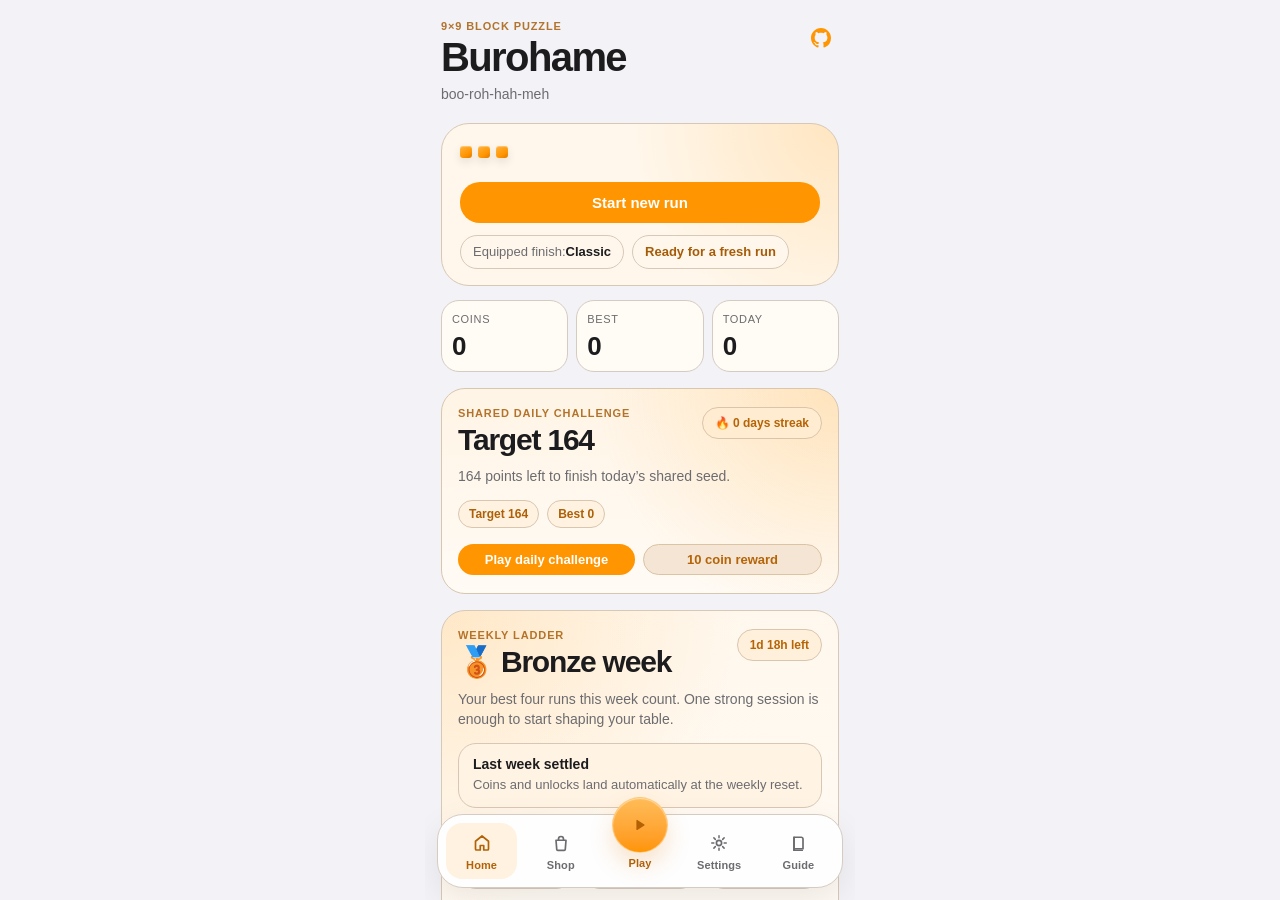
<file: pr-preview/pr-67/index.html>
<!DOCTYPE html>
<html lang="en">
<head>
  <meta charset="UTF-8">
  <meta name="viewport" content="width=device-width, initial-scale=1.0, maximum-scale=1.0, user-scalable=no">
  <meta name="apple-mobile-web-app-capable" content="yes">
  <meta name="apple-mobile-web-app-status-bar-style" content="default">
  <meta name="apple-mobile-web-app-title" content="Burohame">
  <meta name="mobile-web-app-capable" content="yes">
  <meta name="theme-color" content="#f2f2f7">
  <link rel="manifest" href="manifest.json">
  <link rel="apple-touch-icon" href="icon-192.png">
  <title>Burohame</title>
  <link rel="stylesheet" href="styles.css">
</head>
<body>
  <div id="app" data-page="dashboard">

    <section class="page page--dashboard" data-page="dashboard" aria-label="Dashboard">
      <div class="page-scroll page-scroll--dashboard">
        <header class="page-top page-top--dashboard">
          <div>
            <p class="page-kicker">9×9 block puzzle</p>
            <h1>Burohame</h1>
            <p class="page-intro" id="dashboard-intro">boo-roh-hah-meh</p>
          </div>
          <a class="icon-btn" href="https://github.com/Bigalan09/Burohame" target="_blank" rel="noopener noreferrer" aria-label="GitHub repository">
            <svg width="20" height="20" viewBox="0 0 16 16" fill="currentColor" aria-hidden="true">
              <path d="M8 0C3.58 0 0 3.58 0 8c0 3.54 2.29 6.53 5.47 7.59.4.07.55-.17.55-.38 0-.19-.01-.82-.01-1.49-2.01.37-2.53-.49-2.69-.94-.09-.23-.48-.94-.82-1.13-.28-.15-.68-.52-.01-.53.63-.01 1.08.58 1.23.82.72 1.21 1.87.87 2.33.66.07-.52.28-.87.51-1.07-1.78-.2-3.64-.89-3.64-3.95 0-.87.31-1.59.82-2.15-.08-.2-.36-1.02.08-2.12 0 0 .67-.21 2.2.82.64-.18 1.32-.27 2-.27s1.36.09 2 .27c1.53-1.04 2.2-.82 2.2-.82.44 1.1.16 1.92.08 2.12.51.56.82 1.27.82 2.15 0 3.07-1.87 3.75-3.65 3.95.29.25.54.73.54 1.48 0 1.07-.01 1.93-.01 2.2 0 .21.15.46.55.38A8.01 8.01 0 0016 8c0-4.42-3.58-8-8-8z"/>
            </svg>
          </a>
        </header>

        <section class="dash-hero" aria-label="Start playing">
          <div class="dash-mark" aria-hidden="true">
            <span></span>
            <span></span>
            <span></span>
          </div>
          <div class="dash-actions">
            <button class="pill-btn wide" id="btn-dashboard-continue">Continue run</button>
            <button class="pill-btn wide pill-btn--secondary" id="btn-dashboard-new">Start new run</button>
          </div>
          <div class="dash-hero-meta" aria-label="Current dashboard status">
            <p class="dash-hero-note">Equipped finish: <strong id="dashboard-finish">Classic</strong></p>
            <span class="dash-hero-chip" id="dashboard-run-state">Ready for a fresh run</span>
          </div>
        </section>

        <section class="dashboard-stats" aria-label="Dashboard statistics">
          <article class="dashboard-stat">
            <span>Coins</span>
            <strong id="dashboard-coins">0</strong>
          </article>
          <article class="dashboard-stat">
            <span>Best</span>
            <strong id="dashboard-best">0</strong>
          </article>
          <article class="dashboard-stat">
            <span>Today</span>
            <strong id="dashboard-today">0</strong>
          </article>
        </section>

        <section class="dashboard-challenge" aria-label="Daily challenge">
          <div class="dashboard-challenge__head">
            <div>
              <span class="dashboard-challenge__kicker">Shared daily challenge</span>
              <h2 id="daily-challenge-title">Ready for today</h2>
            </div>
            <span class="dashboard-challenge__streak" id="daily-streak-pill">🔥 0 day streak</span>
          </div>
          <p class="dashboard-challenge__copy" id="daily-challenge-copy">A fresh seeded board is ready.</p>
          <div class="dashboard-challenge__meta">
            <span id="daily-challenge-target">Target 0</span>
            <span id="daily-challenge-best">Best 0</span>
          </div>
          <div class="dashboard-challenge__actions">
            <button class="pill-btn" id="btn-dashboard-daily" type="button">Play daily challenge</button>
            <button class="pill-btn pill-btn--secondary" id="btn-dashboard-daily-info" type="button">How it works</button>
          </div>
        </section>

        <section class="dashboard-weekly" aria-label="Weekly ladder and leagues">
          <div class="dashboard-weekly__head">
            <div>
              <span class="dashboard-weekly__kicker">Weekly ladder</span>
              <h2 id="weekly-ladder-title">Bronze week</h2>
            </div>
            <span class="dashboard-weekly__countdown" id="weekly-ladder-countdown">0h left</span>
          </div>
          <p class="dashboard-weekly__copy" id="weekly-ladder-copy">Your best four runs this week count towards a calm, low-pressure league table.</p>
          <div class="dashboard-weekly__result" id="weekly-result-banner" hidden>
            <strong id="weekly-result-title">Last week settled</strong>
            <span id="weekly-result-copy">Coins and unlocks land automatically at the weekly reset.</span>
          </div>
          <div class="dashboard-weekly__stats">
            <article>
              <span>League</span>
              <strong id="weekly-ladder-league">Bronze</strong>
            </article>
            <article>
              <span>Score</span>
              <strong id="weekly-ladder-score">0</strong>
            </article>
            <article>
              <span>Rank</span>
              <strong id="weekly-ladder-rank">20th</strong>
            </article>
          </div>
          <div class="dashboard-weekly__meta">
            <span id="weekly-ladder-band">Steady pack</span>
            <span id="weekly-ladder-zone">Hold zone</span>
            <span id="weekly-ladder-runs">0/4 counted</span>
          </div>
          <div class="dashboard-weekly__progress">
            <div class="dashboard-weekly__progress-copy">
              <strong id="weekly-ladder-next-step">One good run can change your week.</strong>
              <span id="weekly-ladder-reward">Weekly reward preview · 0 coins</span>
            </div>
            <div class="dashboard-weekly__best-runs" id="weekly-best-runs" aria-label="Counted weekly runs"></div>
          </div>
        </section>

        <button class="dashboard-missions" id="btn-dashboard-missions" type="button" aria-label="Open daily missions">
          <span class="dashboard-missions__label">Daily missions</span>
          <strong id="dashboard-mission-copy">Fresh goals are on the way.</strong>
          <span class="dashboard-mission-pill" id="mission-badge" hidden>0/0</span>
        </button>
      </div>
    </section>

    <section class="page page--game" data-page="game" aria-label="Game">
      <header id="hdr">
        <button class="icon-btn" id="btn-game-back" aria-label="Back to dashboard" type="button">
          <svg width="20" height="20" viewBox="0 0 20 20" fill="none" aria-hidden="true">
            <path d="M11.75 4.5L6 10l5.75 5.5" stroke="currentColor" stroke-width="1.9" stroke-linecap="round" stroke-linejoin="round"/>
          </svg>
        </button>
        <div id="score-wrap">
          <div id="score-main">0</div>
          <div id="score-sub">
            <span id="session-mode-badge" class="session-mode-badge" hidden>Daily challenge</span>
            <span>Today&nbsp;<span id="today-val">0</span></span>
            <span>🏆&nbsp;<span id="best-val">0</span></span>
            <span class="coins-stat" aria-live="polite" aria-label="Coins">🪙&nbsp;<span id="coin-balance">0</span></span>
          </div>
        </div>
        <div class="header-actions">
          <button class="icon-btn" id="btn-quick-settings" aria-label="Quick settings" type="button">
            <svg width="20" height="20" viewBox="0 0 20 20" fill="none" aria-hidden="true">
              <circle cx="10" cy="10" r="2.5" stroke="currentColor" stroke-width="2"/>
              <path d="M10 1.5v2M10 16.5v2M1.5 10h2M16.5 10h2M4.1 4.1l1.4 1.4M14.5 14.5l1.4 1.4M4.1 15.9l1.4-1.4M14.5 5.5l1.4-1.4" stroke="currentColor" stroke-width="1.8" stroke-linecap="round"/>
            </svg>
          </button>
        </div>
      </header>

      <main id="main">
        <div id="board-wrap">
          <div id="board"></div>
        </div>

        <div id="coach-panel" hidden>
          <div id="health-row">
            <span class="metric" id="m-holes">Holes&nbsp;<b>0</b></span>
            <span class="metric" id="m-lanes">Lanes&nbsp;<b>18</b></span>
            <span class="metric" id="m-centre">Centre&nbsp;<b>ok</b></span>
            <span class="metric" id="m-combo">Combo&nbsp;<b>0</b></span>
          </div>
          <div id="strategy-note"></div>
          <div id="move-eval"></div>
          <div id="train-btns">
            <button class="pill-btn" id="btn-hint">💡 Hint</button>
            <button class="pill-btn" id="btn-restart">↺ Restart</button>
          </div>
        </div>

        <div id="rack"></div>
      </main>
    </section>

    <section class="page page--shop" data-page="shop" aria-label="Shop">
      <div class="page-scroll">
        <header class="page-top">
          <div>
            <p class="page-kicker">Collection</p>
            <h2>Shop</h2>
            <p class="page-intro">Spend coins on colourways and finishes, then equip your favourites for the next run.</p>
          </div>
        </header>

        <div class="page-panel page-panel--shop">
          <div class="collection-head">
            <div>
              <h3>Colourways</h3>
              <p id="colorway-subtitle">Unlock new block colours for future runs.</p>
            </div>
            <span class="missions-count" id="collection-balance">🪙 0</span>
          </div>
          <div id="colorway-list" class="collection-list" aria-live="polite"></div>
        </div>

        <div class="page-panel page-panel--shop">
          <div class="collection-head">
            <div>
              <h3>Block finishes</h3>
              <p id="collection-subtitle">Unlock a finish with coins, then equip it.</p>
            </div>
          </div>
          <div id="collection-list" class="collection-list" aria-live="polite"></div>
        </div>
      </div>
    </section>

    <section class="page page--settings" data-page="settings" aria-label="Settings">
      <div class="page-scroll">
        <header class="page-top">
          <div>
            <p class="page-kicker">Tune play</p>
            <h2>Settings</h2>
            <p class="page-intro">Adjust how the game feels and looks.</p>
          </div>
        </header>

        <div class="page-panel settings-page-panel">
          <label class="tog-row">
            <span>Coach Mode</span>
            <span class="tog-wrap">
              <input type="checkbox" id="page-chk-coach">
              <span class="tog-track"><span class="tog-thumb"></span></span>
            </span>
          </label>
          <label class="tog-row">
            <span>Extended Pieces</span>
            <span class="tog-wrap">
              <input type="checkbox" id="page-chk-extended">
              <span class="tog-track"><span class="tog-thumb"></span></span>
            </span>
          </label>
          <label class="tog-row">
            <span>Dark Mode</span>
            <span class="tog-wrap">
              <input type="checkbox" id="page-chk-dark">
              <span class="tog-track"><span class="tog-thumb"></span></span>
            </span>
          </label>
          <div class="setting-row setting-row--stack">
            <div>
              <span>Block Colour</span>
              <small id="page-colour-note">Unlock more colourways in the shop.</small>
            </div>
            <select id="page-sel-color"></select>
          </div>
          <div class="setting-row">
            <span>Pieces per Round</span>
            <select id="page-sel-rack">
              <option value="1">1</option>
              <option value="2">2</option>
              <option value="3">3</option>
            </select>
          </div>
          <div class="setting-row setting-row--stack">
            <div>
              <span>Equipped finish</span>
              <small id="page-equipped-cosmetic-label">Classic finish equipped</small>
            </div>
            <button class="pill-btn pill-btn--secondary" id="btn-settings-shop" type="button">Open shop</button>
          </div>
          <button class="pill-btn wide" id="btn-settings-save" type="button">Save settings</button>
          <button class="pill-btn wide danger" id="btn-clear-data" type="button">🗑️ Clear All Data</button>
        </div>
      </div>
    </section>

    <section class="page page--about" data-page="about" aria-label="About and guide">
      <div class="page-scroll">
        <header class="page-top">
          <div>
            <p class="page-kicker">Guide</p>
            <h2>About and guide</h2>
            <p class="page-intro">Learn the basics and find the project.</p>
          </div>
        </header>

        <div class="page-panel about-panel">
          <section>
            <h3>How to play</h3>
            <ol class="about-list">
              <li>Place every piece in the rack on the 9×9 board.</li>
              <li>Fill rows, columns, or 3×3 boxes to clear them.</li>
              <li>Keep space open so future racks still fit.</li>
            </ol>
          </section>

          <section>
            <h3>Helpful reminders</h3>
            <ul class="about-list">
              <li>Coach Mode spots risky holes and safer lanes.</li>
              <li>Combos matter, but board shape matters more.</li>
              <li>Shop colourways and finishes are cosmetic only, so score still comes first.</li>
            </ul>
          </section>

          <section>
            <h3>Find us</h3>
            <p class="about-copy">Follow development, raise issues, or suggest the next feature on GitHub.</p>
            <a class="pill-btn wide about-link" href="https://github.com/Bigalan09/Burohame" target="_blank" rel="noopener noreferrer">Open GitHub</a>
          </section>
        </div>
      </div>
    </section>

    <div id="ov-quick-settings" class="overlay" hidden>
      <div class="ov-card ov-card--quick-settings">
        <h2>Quick settings</h2>
        <p>Fast adjustments while you are in a run.</p>
        <label class="tog-row">
          <span>Coach Mode</span>
          <span class="tog-wrap">
            <input type="checkbox" id="quick-chk-coach">
            <span class="tog-track"><span class="tog-thumb"></span></span>
          </span>
        </label>
        <label class="tog-row">
          <span>Dark Mode</span>
          <span class="tog-wrap">
            <input type="checkbox" id="quick-chk-dark">
            <span class="tog-track"><span class="tog-thumb"></span></span>
          </span>
        </label>
        <button class="pill-btn wide" id="btn-quick-settings-save" type="button">Apply</button>
        <button class="pill-btn wide pill-btn--secondary" id="btn-quick-settings-close" type="button">Back to game</button>
      </div>
    </div>

    <div id="ov-missions" class="overlay" hidden>
      <div class="ov-card ov-card--missions">
        <div class="missions-head">
          <div>
            <h2>Daily missions</h2>
            <p id="missions-subtitle">Fresh goals are on the way.</p>
          </div>
          <span class="missions-count" id="missions-count">0/0 completed</span>
        </div>
        <div id="missions-list" class="missions-list" aria-live="polite"></div>
        <button class="pill-btn wide" id="btn-missions-close" type="button">Back to dashboard</button>
      </div>
    </div>

    <div id="ov-gameover" class="overlay" hidden>
      <div class="ov-card ov-card--summary">
        <button class="summary-close-btn" id="btn-gameover-dashboard" type="button" aria-label="Back to dashboard">
          <svg width="18" height="18" viewBox="0 0 20 20" fill="none" aria-hidden="true">
            <path d="M11.75 4.5L6 10l5.75 5.5" stroke="currentColor" stroke-width="1.9" stroke-linecap="round" stroke-linejoin="round"/>
          </svg>
        </button>
        <h2>Game Over</h2>
        <p class="summary-intro">Your run rewards are ready.</p>
        <div class="run-summary" aria-label="Run rewards summary">
          <div class="summary-stat summary-stat--score">
            <span class="summary-label">Score</span>
            <strong id="go-score">0</strong>
          </div>
          <div class="summary-stat">
            <span class="summary-label">Best</span>
            <strong id="go-best">0</strong>
          </div>
          <div class="summary-stat summary-stat--coins">
            <span class="summary-label">Coins this run</span>
            <strong id="go-coins-earned">0</strong>
          </div>
          <div class="summary-stat">
            <span class="summary-label">Total coins</span>
            <strong id="go-coin-total">0</strong>
          </div>
        </div>
        <section class="run-objectives" aria-labelledby="go-objectives-title">
          <div class="run-objectives__header">
            <h3 id="go-objectives-title">Completed objectives</h3>
            <span id="go-objective-count" class="run-objectives__count">0 cleared</span>
          </div>
          <ul id="go-objectives-list" class="run-objectives__list"></ul>
        </section>
        <section class="summary-continue" id="go-continue-prompt" hidden aria-labelledby="go-continue-title">
          <span class="summary-continue__eyebrow" id="go-continue-eyebrow">One more run</span>
          <h3 id="go-continue-title">A calm nudge for the next run</h3>
          <p id="go-continue-copy">You’re close to something meaningful, so the next run is only one tap away.</p>
          <span class="summary-continue__meta" id="go-continue-meta">Reward · progress nearby</span>
        </section>
        <section class="summary-challenge" id="go-daily-summary" hidden>
          <div class="summary-challenge__head">
            <h3>Daily challenge</h3>
            <span id="go-daily-status">In progress</span>
          </div>
          <p id="go-daily-copy">Today’s target is still waiting for you.</p>
        </section>
        <button class="pill-btn wide summary-primary-btn" id="btn-new" type="button">Start next run</button>
      </div>
    </div>

    <nav class="bottom-nav" aria-label="Primary">
      <button class="bottom-nav__item" data-nav-page="dashboard" type="button" aria-label="Dashboard">
        <svg width="20" height="20" viewBox="0 0 20 20" fill="none" aria-hidden="true">
          <path d="M3.5 8.25L10 3l6.5 5.25V16a1 1 0 0 1-1 1h-3.75v-4.5h-3.5V17H4.5a1 1 0 0 1-1-1V8.25Z" stroke="currentColor" stroke-width="1.7" stroke-linejoin="round"/>
        </svg>
        <span>Home</span>
      </button>
      <button class="bottom-nav__item" data-nav-page="shop" type="button" aria-label="Shop">
        <svg width="20" height="20" viewBox="0 0 20 20" fill="none" aria-hidden="true">
          <path d="M5 7.25h10l-.75 9.25a1 1 0 0 1-1 .92H6.75a1 1 0 0 1-1-.92L5 7.25Z" stroke="currentColor" stroke-width="1.7" stroke-linejoin="round"/>
          <path d="M7.5 7.25V6a2.5 2.5 0 1 1 5 0v1.25" stroke="currentColor" stroke-width="1.7" stroke-linecap="round"/>
        </svg>
        <span>Shop</span>
      </button>
      <button class="bottom-nav__item bottom-nav__item--play" id="btn-bottom-nav-play" type="button" aria-label="Start new run">
        <span class="bottom-nav__play-disc" aria-hidden="true">
          <svg width="24" height="24" viewBox="0 0 24 24" fill="none">
            <path d="M9 7.5v9l7-4.5-7-4.5Z" fill="currentColor" stroke="currentColor" stroke-width="1.2" stroke-linejoin="round"/>
          </svg>
        </span>
        <span id="bottom-nav-play-label">Play</span>
      </button>
      <button class="bottom-nav__item" data-nav-page="settings" type="button" aria-label="Settings">
        <svg width="20" height="20" viewBox="0 0 20 20" fill="none" aria-hidden="true">
          <circle cx="10" cy="10" r="2.6" stroke="currentColor" stroke-width="1.7"/>
          <path d="M10 2.75v2.1M10 15.15v2.1M4.87 4.87l1.48 1.48M13.65 13.65l1.48 1.48M2.75 10h2.1M15.15 10h2.1M4.87 15.13l1.48-1.48M13.65 6.35l1.48-1.48" stroke="currentColor" stroke-width="1.5" stroke-linecap="round"/>
        </svg>
        <span>Settings</span>
      </button>
      <button class="bottom-nav__item" data-nav-page="about" type="button" aria-label="Guide">
        <svg width="20" height="20" viewBox="0 0 20 20" fill="none" aria-hidden="true">
          <path d="M6 4.25h7.25a1.75 1.75 0 0 1 1.75 1.75v9.75H7.5A1.5 1.5 0 0 0 6 17.25V4.25Z" stroke="currentColor" stroke-width="1.7" stroke-linejoin="round"/>
          <path d="M6 4.25v13m0 0h8.25" stroke="currentColor" stroke-width="1.7" stroke-linecap="round"/>
        </svg>
        <span>Guide</span>
      </button>
    </nav>
  </div>

  <div id="milestone-layer" aria-hidden="true"></div>
  <div id="milestone-live" class="sr-only" aria-live="polite" aria-atomic="true"></div>

  <script src="app.js"></script>
  <script>
    if ('serviceWorker' in navigator) {
      const hadController = !!navigator.serviceWorker.controller;

      window.addEventListener('load', () => {
        navigator.serviceWorker.register('sw.js');
      });

      let refreshing = false;
      navigator.serviceWorker.addEventListener('controllerchange', () => {
        if (hadController && !refreshing) {
          refreshing = true;
          window.location.reload();
        }
      });
    }
  </script>
</body>
</html>
</file>
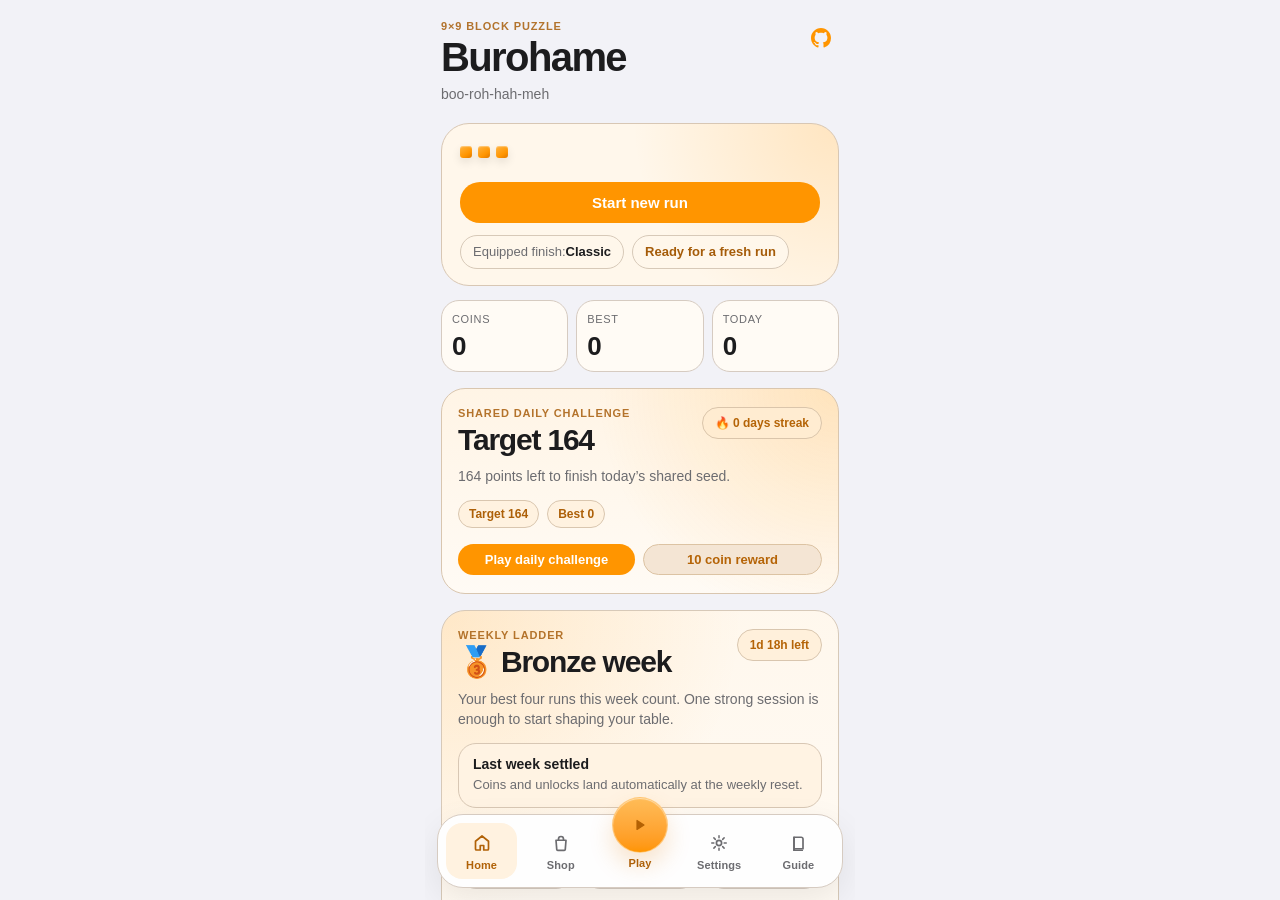
<file: pr-preview/pr-69/index.html>
<!DOCTYPE html>
<html lang="en">
<head>
  <meta charset="UTF-8">
  <meta name="viewport" content="width=device-width, initial-scale=1.0, maximum-scale=1.0, user-scalable=no">
  <meta name="apple-mobile-web-app-capable" content="yes">
  <meta name="apple-mobile-web-app-status-bar-style" content="default">
  <meta name="apple-mobile-web-app-title" content="Burohame">
  <meta name="mobile-web-app-capable" content="yes">
  <meta name="theme-color" content="#f2f2f7">
  <link rel="manifest" href="manifest.json">
  <link rel="apple-touch-icon" href="icon-192.png">
  <title>Burohame</title>
  <link rel="stylesheet" href="styles.css">
</head>
<body>
  <div id="app" data-page="dashboard">

    <section class="page page--dashboard" data-page="dashboard" aria-label="Dashboard">
      <div class="page-scroll page-scroll--dashboard">
        <header class="page-top page-top--dashboard">
          <div>
            <p class="page-kicker">9×9 block puzzle</p>
            <h1>Burohame</h1>
            <p class="page-intro" id="dashboard-intro">boo-roh-hah-meh</p>
          </div>
          <a class="icon-btn" href="https://github.com/Bigalan09/Burohame" target="_blank" rel="noopener noreferrer" aria-label="GitHub repository">
            <svg width="20" height="20" viewBox="0 0 16 16" fill="currentColor" aria-hidden="true">
              <path d="M8 0C3.58 0 0 3.58 0 8c0 3.54 2.29 6.53 5.47 7.59.4.07.55-.17.55-.38 0-.19-.01-.82-.01-1.49-2.01.37-2.53-.49-2.69-.94-.09-.23-.48-.94-.82-1.13-.28-.15-.68-.52-.01-.53.63-.01 1.08.58 1.23.82.72 1.21 1.87.87 2.33.66.07-.52.28-.87.51-1.07-1.78-.2-3.64-.89-3.64-3.95 0-.87.31-1.59.82-2.15-.08-.2-.36-1.02.08-2.12 0 0 .67-.21 2.2.82.64-.18 1.32-.27 2-.27s1.36.09 2 .27c1.53-1.04 2.2-.82 2.2-.82.44 1.1.16 1.92.08 2.12.51.56.82 1.27.82 2.15 0 3.07-1.87 3.75-3.65 3.95.29.25.54.73.54 1.48 0 1.07-.01 1.93-.01 2.2 0 .21.15.46.55.38A8.01 8.01 0 0016 8c0-4.42-3.58-8-8-8z"/>
            </svg>
          </a>
        </header>

        <section class="dash-hero" aria-label="Start playing">
          <div class="dash-mark" aria-hidden="true">
            <span></span>
            <span></span>
            <span></span>
          </div>
          <div class="dash-actions">
            <button class="pill-btn wide" id="btn-dashboard-continue">Continue run</button>
            <button class="pill-btn wide pill-btn--secondary" id="btn-dashboard-new">Start new run</button>
          </div>
          <div class="dash-hero-meta" aria-label="Current dashboard status">
            <p class="dash-hero-note">Equipped finish: <strong id="dashboard-finish">Classic</strong></p>
            <span class="dash-hero-chip" id="dashboard-run-state">Ready for a fresh run</span>
          </div>
        </section>

        <section class="dashboard-stats" aria-label="Dashboard statistics">
          <article class="dashboard-stat">
            <span>Coins</span>
            <strong id="dashboard-coins">0</strong>
          </article>
          <article class="dashboard-stat">
            <span>Best</span>
            <strong id="dashboard-best">0</strong>
          </article>
          <article class="dashboard-stat">
            <span>Today</span>
            <strong id="dashboard-today">0</strong>
          </article>
        </section>

        <section class="dashboard-challenge" aria-label="Daily challenge">
          <div class="dashboard-challenge__head">
            <div>
              <span class="dashboard-challenge__kicker">Shared daily challenge</span>
              <h2 id="daily-challenge-title">Ready for today</h2>
            </div>
            <span class="dashboard-challenge__streak" id="daily-streak-pill">🔥 0 day streak</span>
          </div>
          <p class="dashboard-challenge__copy" id="daily-challenge-copy">A fresh seeded board is ready.</p>
          <div class="dashboard-challenge__meta">
            <span id="daily-challenge-target">Target 0</span>
            <span id="daily-challenge-best">Best 0</span>
          </div>
          <div class="dashboard-challenge__actions">
            <button class="pill-btn" id="btn-dashboard-daily" type="button">Play daily challenge</button>
            <button class="pill-btn pill-btn--secondary" id="btn-dashboard-daily-info" type="button">How it works</button>
          </div>
        </section>

        <section class="dashboard-weekly" aria-label="Weekly ladder and leagues">
          <div class="dashboard-weekly__head">
            <div>
              <span class="dashboard-weekly__kicker">Weekly ladder</span>
              <h2 id="weekly-ladder-title">Bronze week</h2>
            </div>
            <span class="dashboard-weekly__countdown" id="weekly-ladder-countdown">0h left</span>
          </div>
          <p class="dashboard-weekly__copy" id="weekly-ladder-copy">Your best four runs this week count towards a calm, low-pressure league table.</p>
          <div class="dashboard-weekly__result" id="weekly-result-banner" hidden>
            <strong id="weekly-result-title">Last week settled</strong>
            <span id="weekly-result-copy">Coins and unlocks land automatically at the weekly reset.</span>
          </div>
          <div class="dashboard-weekly__stats">
            <article>
              <span>League</span>
              <strong id="weekly-ladder-league">Bronze</strong>
            </article>
            <article>
              <span>Score</span>
              <strong id="weekly-ladder-score">0</strong>
            </article>
            <article>
              <span>Rank</span>
              <strong id="weekly-ladder-rank">20th</strong>
            </article>
          </div>
          <div class="dashboard-weekly__meta">
            <span id="weekly-ladder-band">Steady pack</span>
            <span id="weekly-ladder-zone">Hold zone</span>
            <span id="weekly-ladder-runs">0/4 counted</span>
          </div>
          <div class="dashboard-weekly__progress">
            <div class="dashboard-weekly__progress-copy">
              <strong id="weekly-ladder-next-step">One good run can change your week.</strong>
              <span id="weekly-ladder-reward">Weekly reward preview · 0 coins</span>
            </div>
            <div class="dashboard-weekly__best-runs" id="weekly-best-runs" aria-label="Counted weekly runs"></div>
          </div>
        </section>

        <section class="dashboard-quests" aria-label="Quest chains">
          <div class="dashboard-quests__head">
            <div>
              <span class="dashboard-quests__kicker">Weekly quest board</span>
              <h2 id="dashboard-quest-title">0/0 chains settled</h2>
            </div>
            <span class="dashboard-quests__badge" id="dashboard-quest-badge">0/0</span>
          </div>
          <p class="dashboard-quests__copy" id="dashboard-quest-copy">Weekly quest chains unfold step by step across several sessions.</p>
          <div class="dashboard-quests__meta">
            <span id="dashboard-quest-timer">0h left</span>
            <span>Final rewards include bigger coin drops</span>
          </div>
          <div class="dashboard-quests__list" id="dashboard-quest-list" aria-live="polite"></div>
        </section>

        <button class="dashboard-missions" id="btn-dashboard-missions" type="button" aria-label="Open goals board">
          <span class="dashboard-missions__label" id="dashboard-goals-label">Goals board</span>
          <strong id="dashboard-mission-copy">Fresh goals are on the way.</strong>
          <span class="dashboard-mission-pill" id="mission-badge" hidden>0/0</span>
        </button>
      </div>
    </section>

    <section class="page page--game" data-page="game" aria-label="Game">
      <header id="hdr">
        <button class="icon-btn" id="btn-game-back" aria-label="Back to dashboard" type="button">
          <svg width="20" height="20" viewBox="0 0 20 20" fill="none" aria-hidden="true">
            <path d="M11.75 4.5L6 10l5.75 5.5" stroke="currentColor" stroke-width="1.9" stroke-linecap="round" stroke-linejoin="round"/>
          </svg>
        </button>
        <div id="score-wrap">
          <div id="score-main">0</div>
          <div id="score-sub">
            <span id="session-mode-badge" class="session-mode-badge" hidden>Daily challenge</span>
            <span>Today&nbsp;<span id="today-val">0</span></span>
            <span>🏆&nbsp;<span id="best-val">0</span></span>
            <span class="coins-stat" aria-live="polite" aria-label="Coins">🪙&nbsp;<span id="coin-balance">0</span></span>
          </div>
        </div>
        <div class="header-actions">
          <button class="icon-btn" id="btn-quick-settings" aria-label="Quick settings" type="button">
            <svg width="20" height="20" viewBox="0 0 20 20" fill="none" aria-hidden="true">
              <circle cx="10" cy="10" r="2.5" stroke="currentColor" stroke-width="2"/>
              <path d="M10 1.5v2M10 16.5v2M1.5 10h2M16.5 10h2M4.1 4.1l1.4 1.4M14.5 14.5l1.4 1.4M4.1 15.9l1.4-1.4M14.5 5.5l1.4-1.4" stroke="currentColor" stroke-width="1.8" stroke-linecap="round"/>
            </svg>
          </button>
        </div>
      </header>

      <main id="main">
        <div id="board-wrap">
          <div id="board"></div>
        </div>

        <div id="coach-panel" hidden>
          <div id="health-row">
            <span class="metric" id="m-holes">Holes&nbsp;<b>0</b></span>
            <span class="metric" id="m-lanes">Lanes&nbsp;<b>18</b></span>
            <span class="metric" id="m-centre">Centre&nbsp;<b>ok</b></span>
            <span class="metric" id="m-combo">Combo&nbsp;<b>0</b></span>
          </div>
          <div id="strategy-note"></div>
          <div id="move-eval"></div>
          <div id="train-btns">
            <button class="pill-btn" id="btn-hint">💡 Hint</button>
            <button class="pill-btn" id="btn-restart">↺ Restart</button>
          </div>
        </div>

        <div id="rack"></div>
      </main>
    </section>

    <section class="page page--shop" data-page="shop" aria-label="Shop">
      <div class="page-scroll">
        <header class="page-top">
          <div>
            <p class="page-kicker">Collection</p>
            <h2>Shop</h2>
            <p class="page-intro">Spend coins on colourways and finishes, then equip your favourites for the next run.</p>
          </div>
        </header>

        <div class="page-panel page-panel--shop">
          <div class="collection-head">
            <div>
              <h3>Colourways</h3>
              <p id="colorway-subtitle">Unlock new block colours for future runs.</p>
            </div>
            <span class="missions-count" id="collection-balance">🪙 0</span>
          </div>
          <div id="colorway-list" class="collection-list" aria-live="polite"></div>
        </div>

        <div class="page-panel page-panel--shop">
          <div class="collection-head">
            <div>
              <h3>Block finishes</h3>
              <p id="collection-subtitle">Unlock a finish with coins, then equip it.</p>
            </div>
          </div>
          <div id="collection-list" class="collection-list" aria-live="polite"></div>
        </div>
      </div>
    </section>

    <section class="page page--settings" data-page="settings" aria-label="Settings">
      <div class="page-scroll">
        <header class="page-top">
          <div>
            <p class="page-kicker">Tune play</p>
            <h2>Settings</h2>
            <p class="page-intro">Adjust how the game feels and looks.</p>
          </div>
        </header>

        <div class="page-panel settings-page-panel">
          <label class="tog-row">
            <span>Coach Mode</span>
            <span class="tog-wrap">
              <input type="checkbox" id="page-chk-coach">
              <span class="tog-track"><span class="tog-thumb"></span></span>
            </span>
          </label>
          <label class="tog-row">
            <span>Extended Pieces</span>
            <span class="tog-wrap">
              <input type="checkbox" id="page-chk-extended">
              <span class="tog-track"><span class="tog-thumb"></span></span>
            </span>
          </label>
          <label class="tog-row">
            <span>Dark Mode</span>
            <span class="tog-wrap">
              <input type="checkbox" id="page-chk-dark">
              <span class="tog-track"><span class="tog-thumb"></span></span>
            </span>
          </label>
          <div class="setting-row setting-row--stack">
            <div>
              <span>Block Colour</span>
              <small id="page-colour-note">Unlock more colourways in the shop.</small>
            </div>
            <select id="page-sel-color"></select>
          </div>
          <div class="setting-row">
            <span>Pieces per Round</span>
            <select id="page-sel-rack">
              <option value="1">1</option>
              <option value="2">2</option>
              <option value="3">3</option>
            </select>
          </div>
          <div class="setting-row setting-row--stack">
            <div>
              <span>Equipped finish</span>
              <small id="page-equipped-cosmetic-label">Classic finish equipped</small>
            </div>
            <button class="pill-btn pill-btn--secondary" id="btn-settings-shop" type="button">Open shop</button>
          </div>
          <button class="pill-btn wide" id="btn-settings-save" type="button">Save settings</button>
          <button class="pill-btn wide danger" id="btn-clear-data" type="button">🗑️ Clear All Data</button>
        </div>
      </div>
    </section>

    <section class="page page--about" data-page="about" aria-label="About and guide">
      <div class="page-scroll">
        <header class="page-top">
          <div>
            <p class="page-kicker">Guide</p>
            <h2>About and guide</h2>
            <p class="page-intro">Learn the basics and find the project.</p>
          </div>
        </header>

        <div class="page-panel about-panel">
          <section>
            <h3>How to play</h3>
            <ol class="about-list">
              <li>Place every piece in the rack on the 9×9 board.</li>
              <li>Fill rows, columns, or 3×3 boxes to clear them.</li>
              <li>Keep space open so future racks still fit.</li>
            </ol>
          </section>

          <section>
            <h3>Helpful reminders</h3>
            <ul class="about-list">
              <li>Coach Mode spots risky holes and safer lanes.</li>
              <li>Combos matter, but board shape matters more.</li>
              <li>Shop colourways and finishes are cosmetic only, so score still comes first.</li>
            </ul>
          </section>

          <section>
            <h3>Find us</h3>
            <p class="about-copy">Follow development, raise issues, or suggest the next feature on GitHub.</p>
            <a class="pill-btn wide about-link" href="https://github.com/Bigalan09/Burohame" target="_blank" rel="noopener noreferrer">Open GitHub</a>
          </section>
        </div>
      </div>
    </section>

    <div id="ov-quick-settings" class="overlay" hidden>
      <div class="ov-card ov-card--quick-settings">
        <h2>Quick settings</h2>
        <p>Fast adjustments while you are in a run.</p>
        <label class="tog-row">
          <span>Coach Mode</span>
          <span class="tog-wrap">
            <input type="checkbox" id="quick-chk-coach">
            <span class="tog-track"><span class="tog-thumb"></span></span>
          </span>
        </label>
        <label class="tog-row">
          <span>Dark Mode</span>
          <span class="tog-wrap">
            <input type="checkbox" id="quick-chk-dark">
            <span class="tog-track"><span class="tog-thumb"></span></span>
          </span>
        </label>
        <button class="pill-btn wide" id="btn-quick-settings-save" type="button">Apply</button>
        <button class="pill-btn wide pill-btn--secondary" id="btn-quick-settings-close" type="button">Back to game</button>
      </div>
    </div>

    <div id="ov-missions" class="overlay" hidden>
      <div class="ov-card ov-card--missions">
        <div class="missions-head">
          <div>
            <h2>Goals board</h2>
            <p id="missions-subtitle">Fresh goals are on the way.</p>
          </div>
          <span class="missions-count" id="missions-count">0/0 completed</span>
        </div>
        <section class="missions-section" aria-labelledby="quest-list-title">
          <div class="missions-head missions-head--nested">
            <div>
              <h3 id="quest-list-title">Quest chains</h3>
              <p>Ordered objectives that unlock one step at a time across the week.</p>
            </div>
            <span class="missions-count" id="quest-count">0/0 chains complete</span>
          </div>
          <div id="quest-list" class="missions-list" aria-live="polite"></div>
        </section>
        <section class="missions-section" aria-labelledby="daily-missions-title">
          <div class="missions-head missions-head--nested">
            <div>
              <h3 id="daily-missions-title">Daily missions</h3>
              <p>One-step goals that refresh every day.</p>
            </div>
          </div>
        <div id="missions-list" class="missions-list" aria-live="polite"></div>
        </section>
        <button class="pill-btn wide" id="btn-missions-close" type="button">Back to dashboard</button>
      </div>
    </div>

    <div id="ov-gameover" class="overlay" hidden>
      <div class="ov-card ov-card--summary">
        <button class="summary-close-btn" id="btn-gameover-dashboard" type="button" aria-label="Back to dashboard">
          <svg width="18" height="18" viewBox="0 0 20 20" fill="none" aria-hidden="true">
            <path d="M11.75 4.5L6 10l5.75 5.5" stroke="currentColor" stroke-width="1.9" stroke-linecap="round" stroke-linejoin="round"/>
          </svg>
        </button>
        <h2>Game Over</h2>
        <p class="summary-intro">Your run rewards are ready.</p>
        <div class="run-summary" aria-label="Run rewards summary">
          <div class="summary-stat summary-stat--score">
            <span class="summary-label">Score</span>
            <strong id="go-score">0</strong>
          </div>
          <div class="summary-stat">
            <span class="summary-label">Best</span>
            <strong id="go-best">0</strong>
          </div>
          <div class="summary-stat summary-stat--coins">
            <span class="summary-label">Coins this run</span>
            <strong id="go-coins-earned">0</strong>
          </div>
          <div class="summary-stat">
            <span class="summary-label">Total coins</span>
            <strong id="go-coin-total">0</strong>
          </div>
        </div>
        <section class="run-objectives" aria-labelledby="go-objectives-title">
          <div class="run-objectives__header">
            <h3 id="go-objectives-title">Completed objectives</h3>
            <span id="go-objective-count" class="run-objectives__count">0 cleared</span>
          </div>
          <ul id="go-objectives-list" class="run-objectives__list"></ul>
        </section>
        <section class="run-objectives" id="go-quest-summary" aria-labelledby="go-quest-title">
          <div class="run-objectives__header">
            <h3 id="go-quest-title">Quest chain progress</h3>
            <span id="go-quest-count" class="run-objectives__count">0 updated this run</span>
          </div>
          <ul id="go-quest-list" class="run-objectives__list"></ul>
        </section>
        <section class="summary-continue" id="go-continue-prompt" hidden aria-labelledby="go-continue-title">
          <span class="summary-continue__eyebrow" id="go-continue-eyebrow">One more run</span>
          <h3 id="go-continue-title">A calm nudge for the next run</h3>
          <p id="go-continue-copy">You’re close to something meaningful, so the next run is only one tap away.</p>
          <span class="summary-continue__meta" id="go-continue-meta">Reward · progress nearby</span>
        </section>
        <section class="summary-challenge" id="go-daily-summary" hidden>
          <div class="summary-challenge__head">
            <h3>Daily challenge</h3>
            <span id="go-daily-status">In progress</span>
          </div>
          <p id="go-daily-copy">Today’s target is still waiting for you.</p>
        </section>
        <button class="pill-btn wide summary-primary-btn" id="btn-new" type="button">Start next run</button>
      </div>
    </div>

    <nav class="bottom-nav" aria-label="Primary">
      <button class="bottom-nav__item" data-nav-page="dashboard" type="button" aria-label="Dashboard">
        <svg width="20" height="20" viewBox="0 0 20 20" fill="none" aria-hidden="true">
          <path d="M3.5 8.25L10 3l6.5 5.25V16a1 1 0 0 1-1 1h-3.75v-4.5h-3.5V17H4.5a1 1 0 0 1-1-1V8.25Z" stroke="currentColor" stroke-width="1.7" stroke-linejoin="round"/>
        </svg>
        <span>Home</span>
      </button>
      <button class="bottom-nav__item" data-nav-page="shop" type="button" aria-label="Shop">
        <svg width="20" height="20" viewBox="0 0 20 20" fill="none" aria-hidden="true">
          <path d="M5 7.25h10l-.75 9.25a1 1 0 0 1-1 .92H6.75a1 1 0 0 1-1-.92L5 7.25Z" stroke="currentColor" stroke-width="1.7" stroke-linejoin="round"/>
          <path d="M7.5 7.25V6a2.5 2.5 0 1 1 5 0v1.25" stroke="currentColor" stroke-width="1.7" stroke-linecap="round"/>
        </svg>
        <span>Shop</span>
      </button>
      <button class="bottom-nav__item bottom-nav__item--play" id="btn-bottom-nav-play" type="button" aria-label="Start new run">
        <span class="bottom-nav__play-disc" aria-hidden="true">
          <svg width="24" height="24" viewBox="0 0 24 24" fill="none">
            <path d="M9 7.5v9l7-4.5-7-4.5Z" fill="currentColor" stroke="currentColor" stroke-width="1.2" stroke-linejoin="round"/>
          </svg>
        </span>
        <span id="bottom-nav-play-label">Play</span>
      </button>
      <button class="bottom-nav__item" data-nav-page="settings" type="button" aria-label="Settings">
        <svg width="20" height="20" viewBox="0 0 20 20" fill="none" aria-hidden="true">
          <circle cx="10" cy="10" r="2.6" stroke="currentColor" stroke-width="1.7"/>
          <path d="M10 2.75v2.1M10 15.15v2.1M4.87 4.87l1.48 1.48M13.65 13.65l1.48 1.48M2.75 10h2.1M15.15 10h2.1M4.87 15.13l1.48-1.48M13.65 6.35l1.48-1.48" stroke="currentColor" stroke-width="1.5" stroke-linecap="round"/>
        </svg>
        <span>Settings</span>
      </button>
      <button class="bottom-nav__item" data-nav-page="about" type="button" aria-label="Guide">
        <svg width="20" height="20" viewBox="0 0 20 20" fill="none" aria-hidden="true">
          <path d="M6 4.25h7.25a1.75 1.75 0 0 1 1.75 1.75v9.75H7.5A1.5 1.5 0 0 0 6 17.25V4.25Z" stroke="currentColor" stroke-width="1.7" stroke-linejoin="round"/>
          <path d="M6 4.25v13m0 0h8.25" stroke="currentColor" stroke-width="1.7" stroke-linecap="round"/>
        </svg>
        <span>Guide</span>
      </button>
    </nav>
  </div>

  <div id="milestone-layer" aria-hidden="true"></div>
  <div id="milestone-live" class="sr-only" aria-live="polite" aria-atomic="true"></div>

  <script src="app.js"></script>
  <script>
    if ('serviceWorker' in navigator) {
      const hadController = !!navigator.serviceWorker.controller;

      window.addEventListener('load', () => {
        navigator.serviceWorker.register('sw.js');
      });

      let refreshing = false;
      navigator.serviceWorker.addEventListener('controllerchange', () => {
        if (hadController && !refreshing) {
          refreshing = true;
          window.location.reload();
        }
      });
    }
  </script>
</body>
</html>
</file>
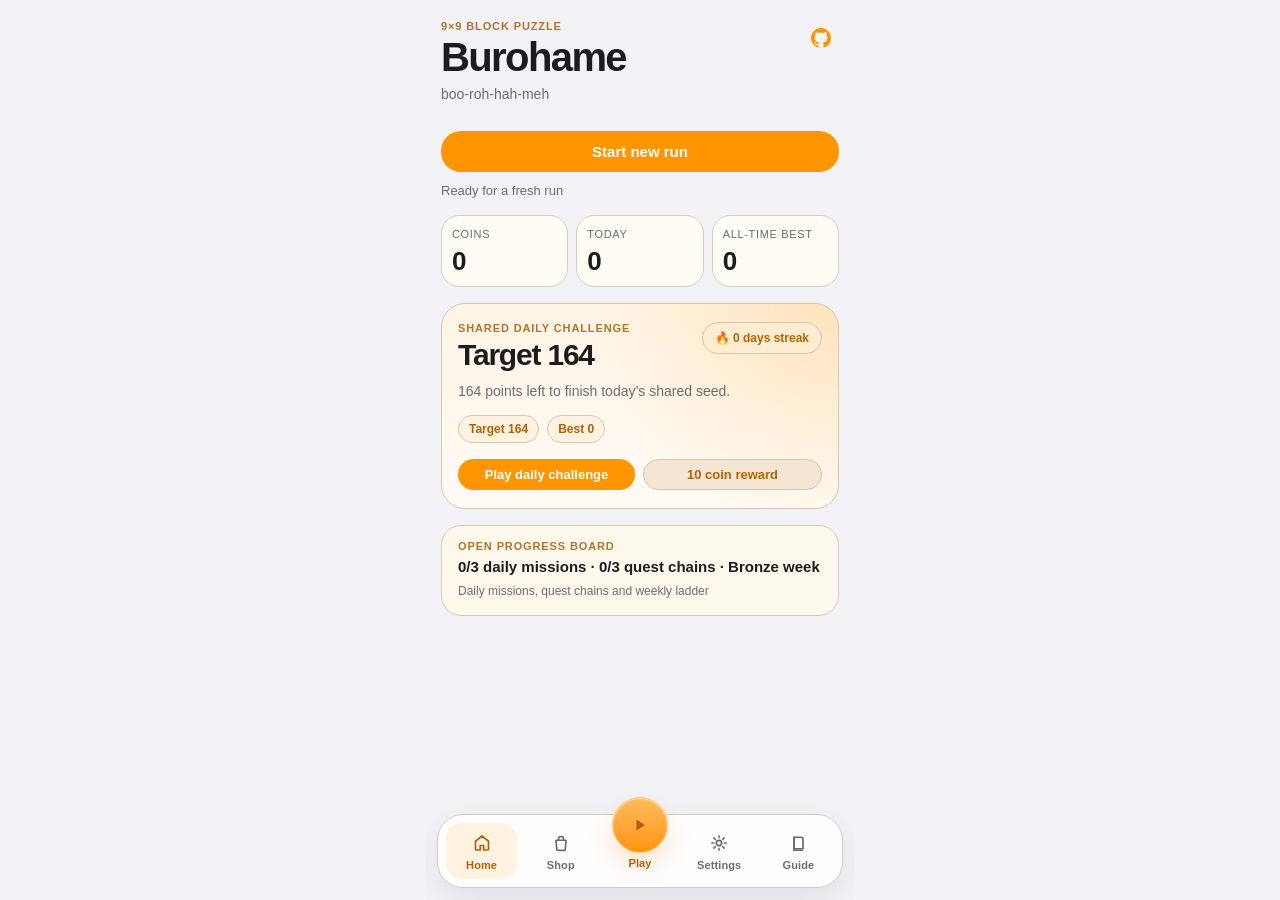
<file: pr-preview/pr-70/index.html>
<!DOCTYPE html>
<html lang="en">
<head>
  <meta charset="UTF-8">
  <meta name="viewport" content="width=device-width, initial-scale=1.0, maximum-scale=1.0, user-scalable=no">
  <meta name="apple-mobile-web-app-capable" content="yes">
  <meta name="apple-mobile-web-app-status-bar-style" content="default">
  <meta name="apple-mobile-web-app-title" content="Burohame">
  <meta name="mobile-web-app-capable" content="yes">
  <meta name="theme-color" content="#f2f2f7">
  <link rel="manifest" href="manifest.json">
  <link rel="apple-touch-icon" href="icon-192.png">
  <title>Burohame</title>
  <link rel="stylesheet" href="styles.css">
</head>
<body>
  <div id="app" data-page="dashboard">

    <section class="page page--dashboard" data-page="dashboard" aria-label="Dashboard">
      <div class="page-scroll page-scroll--dashboard">
        <header class="page-top page-top--dashboard">
          <div>
            <p class="page-kicker">9×9 block puzzle</p>
            <h1>Burohame</h1>
            <p class="page-intro" id="dashboard-intro">boo-roh-hah-meh</p>
          </div>
          <a class="icon-btn" href="https://github.com/Bigalan09/Burohame" target="_blank" rel="noopener noreferrer" aria-label="GitHub repository">
            <svg width="20" height="20" viewBox="0 0 16 16" fill="currentColor" aria-hidden="true">
              <path d="M8 0C3.58 0 0 3.58 0 8c0 3.54 2.29 6.53 5.47 7.59.4.07.55-.17.55-.38 0-.19-.01-.82-.01-1.49-2.01.37-2.53-.49-2.69-.94-.09-.23-.48-.94-.82-1.13-.28-.15-.68-.52-.01-.53.63-.01 1.08.58 1.23.82.72 1.21 1.87.87 2.33.66.07-.52.28-.87.51-1.07-1.78-.2-3.64-.89-3.64-3.95 0-.87.31-1.59.82-2.15-.08-.2-.36-1.02.08-2.12 0 0 .67-.21 2.2.82.64-.18 1.32-.27 2-.27s1.36.09 2 .27c1.53-1.04 2.2-.82 2.2-.82.44 1.1.16 1.92.08 2.12.51.56.82 1.27.82 2.15 0 3.07-1.87 3.75-3.65 3.95.29.25.54.73.54 1.48 0 1.07-.01 1.93-.01 2.2 0 .21.15.46.55.38A8.01 8.01 0 0016 8c0-4.42-3.58-8-8-8z"/>
            </svg>
          </a>
        </header>

        <section class="dashboard-launch" aria-label="Start playing">
          <div class="dashboard-launch__actions">
            <button class="pill-btn wide" id="btn-dashboard-continue">Continue run</button>
            <button class="pill-btn wide pill-btn--secondary" id="btn-dashboard-new">Start new run</button>
          </div>
          <p class="dashboard-launch__status" id="dashboard-run-state">Ready for a fresh run</p>
        </section>

        <section class="dashboard-stats" aria-label="Dashboard statistics">
          <article class="dashboard-stat">
            <span>Coins</span>
            <strong id="dashboard-coins">0</strong>
          </article>
          <article class="dashboard-stat">
            <span>Today</span>
            <strong id="dashboard-today">0</strong>
          </article>
          <article class="dashboard-stat">
            <span>All-time best</span>
            <strong id="dashboard-best">0</strong>
          </article>
        </section>

        <section class="dashboard-challenge" aria-label="Daily challenge">
          <div class="dashboard-challenge__head">
            <div>
              <span class="dashboard-challenge__kicker">Shared daily challenge</span>
              <h2 id="daily-challenge-title">Ready for today</h2>
            </div>
            <span class="dashboard-challenge__streak" id="daily-streak-pill">🔥 0 day streak</span>
          </div>
          <p class="dashboard-challenge__copy" id="daily-challenge-copy">A fresh seeded board is ready.</p>
          <div class="dashboard-challenge__meta">
            <span id="daily-challenge-target">Target 0</span>
            <span id="daily-challenge-best">Best 0</span>
          </div>
          <div class="dashboard-challenge__actions">
            <button class="pill-btn" id="btn-dashboard-daily" type="button">Play daily challenge</button>
            <button class="pill-btn pill-btn--secondary" id="btn-dashboard-daily-info" type="button">How it works</button>
          </div>
        </section>

        <button class="dashboard-progress-link" id="btn-dashboard-missions" type="button" aria-label="Open progress board">
          <span class="dashboard-progress-link__label" id="dashboard-goals-label">Open progress board</span>
          <strong id="dashboard-mission-copy">Fresh goals are on the way.</strong>
          <span class="dashboard-progress-link__hint">Daily missions, quest chains and weekly ladder</span>
        </button>
      </div>
    </section>

    <section class="page page--game" data-page="game" aria-label="Game">
      <header id="hdr">
        <button class="icon-btn" id="btn-game-back" aria-label="Back to dashboard" type="button">
          <svg width="20" height="20" viewBox="0 0 20 20" fill="none" aria-hidden="true">
            <path d="M11.75 4.5L6 10l5.75 5.5" stroke="currentColor" stroke-width="1.9" stroke-linecap="round" stroke-linejoin="round"/>
          </svg>
        </button>
        <div id="score-wrap">
          <div id="score-main">0</div>
          <div id="score-sub">
            <span id="session-mode-badge" class="session-mode-badge" hidden>Daily challenge</span>
            <span>Today&nbsp;<span id="today-val">0</span></span>
            <span>🏆&nbsp;<span id="best-val">0</span></span>
            <span class="coins-stat" aria-live="polite" aria-label="Coins">🪙&nbsp;<span id="coin-balance">0</span></span>
          </div>
        </div>
        <div class="header-actions">
          <button class="icon-btn" id="btn-quick-settings" aria-label="Quick settings" type="button">
            <svg width="20" height="20" viewBox="0 0 20 20" fill="none" aria-hidden="true">
              <circle cx="10" cy="10" r="2.5" stroke="currentColor" stroke-width="2"/>
              <path d="M10 1.5v2M10 16.5v2M1.5 10h2M16.5 10h2M4.1 4.1l1.4 1.4M14.5 14.5l1.4 1.4M4.1 15.9l1.4-1.4M14.5 5.5l1.4-1.4" stroke="currentColor" stroke-width="1.8" stroke-linecap="round"/>
            </svg>
          </button>
        </div>
      </header>

      <main id="main">
        <div id="board-wrap">
          <div id="board"></div>
        </div>

        <div id="coach-panel" hidden>
          <div id="health-row">
            <span class="metric" id="m-holes">Holes&nbsp;<b>0</b></span>
            <span class="metric" id="m-lanes">Lanes&nbsp;<b>18</b></span>
            <span class="metric" id="m-centre">Centre&nbsp;<b>ok</b></span>
            <span class="metric" id="m-combo">Combo&nbsp;<b>0</b></span>
          </div>
          <div id="strategy-note"></div>
          <div id="move-eval"></div>
          <div id="train-btns">
            <button class="pill-btn" id="btn-hint">💡 Hint</button>
            <button class="pill-btn" id="btn-restart">↺ Restart</button>
          </div>
        </div>

        <div id="rack"></div>
      </main>
    </section>

    <section class="page page--shop" data-page="shop" aria-label="Shop">
      <div class="page-scroll">
        <header class="page-top">
          <div>
            <p class="page-kicker">Collection</p>
            <h2>Shop</h2>
            <p class="page-intro">Spend coins on colourways and finishes, then equip your favourites for the next run.</p>
          </div>
        </header>

        <div class="page-panel page-panel--shop">
          <div class="collection-head">
            <div>
              <h3>Colourways</h3>
              <p id="colorway-subtitle">Unlock new block colours for future runs.</p>
            </div>
            <span class="missions-count" id="collection-balance">🪙 0</span>
          </div>
          <div id="colorway-list" class="collection-list" aria-live="polite"></div>
        </div>

        <div class="page-panel page-panel--shop">
          <div class="collection-head">
            <div>
              <h3>Block finishes</h3>
              <p id="collection-subtitle">Unlock a finish with coins, then equip it.</p>
            </div>
          </div>
          <div id="collection-list" class="collection-list" aria-live="polite"></div>
        </div>
      </div>
    </section>

    <section class="page page--settings" data-page="settings" aria-label="Settings">
      <div class="page-scroll">
        <header class="page-top">
          <div>
            <p class="page-kicker">Tune play</p>
            <h2>Settings</h2>
            <p class="page-intro">Adjust how the game feels and looks.</p>
          </div>
        </header>

        <div class="page-panel settings-page-panel">
          <label class="tog-row">
            <span>Coach Mode</span>
            <span class="tog-wrap">
              <input type="checkbox" id="page-chk-coach">
              <span class="tog-track"><span class="tog-thumb"></span></span>
            </span>
          </label>
          <label class="tog-row">
            <span>Extended Pieces</span>
            <span class="tog-wrap">
              <input type="checkbox" id="page-chk-extended">
              <span class="tog-track"><span class="tog-thumb"></span></span>
            </span>
          </label>
          <label class="tog-row">
            <span>Dark Mode</span>
            <span class="tog-wrap">
              <input type="checkbox" id="page-chk-dark">
              <span class="tog-track"><span class="tog-thumb"></span></span>
            </span>
          </label>
          <div class="setting-row setting-row--stack">
            <div>
              <span>Block Colour</span>
              <small id="page-colour-note">Unlock more colourways in the shop.</small>
            </div>
            <select id="page-sel-color"></select>
          </div>
          <div class="setting-row">
            <span>Pieces per Round</span>
            <select id="page-sel-rack">
              <option value="1">1</option>
              <option value="2">2</option>
              <option value="3">3</option>
            </select>
          </div>
          <div class="setting-row setting-row--stack">
            <div>
              <span>Equipped finish</span>
              <small id="page-equipped-cosmetic-label">Classic finish equipped</small>
            </div>
            <button class="pill-btn pill-btn--secondary" id="btn-settings-shop" type="button">Open shop</button>
          </div>
          <button class="pill-btn wide" id="btn-settings-save" type="button">Save settings</button>
          <button class="pill-btn wide danger" id="btn-clear-data" type="button">🗑️ Clear All Data</button>
        </div>
      </div>
    </section>

    <section class="page page--about" data-page="about" aria-label="About and guide">
      <div class="page-scroll">
        <header class="page-top">
          <div>
            <p class="page-kicker">Guide</p>
            <h2>About and guide</h2>
            <p class="page-intro">Learn the basics and find the project.</p>
          </div>
        </header>

        <div class="page-panel about-panel">
          <section>
            <h3>How to play</h3>
            <ol class="about-list">
              <li>Place every piece in the rack on the 9×9 board.</li>
              <li>Fill rows, columns, or 3×3 boxes to clear them.</li>
              <li>Keep space open so future racks still fit.</li>
            </ol>
          </section>

          <section>
            <h3>Helpful reminders</h3>
            <ul class="about-list">
              <li>Coach Mode spots risky holes and safer lanes.</li>
              <li>Combos matter, but board shape matters more.</li>
              <li>Shop colourways and finishes are cosmetic only, so score still comes first.</li>
            </ul>
          </section>

          <section>
            <h3>Find us</h3>
            <p class="about-copy">Follow development, raise issues, or suggest the next feature on GitHub.</p>
            <a class="pill-btn wide about-link" href="https://github.com/Bigalan09/Burohame" target="_blank" rel="noopener noreferrer">Open GitHub</a>
          </section>
        </div>
      </div>
    </section>

    <div id="ov-quick-settings" class="overlay" hidden>
      <div class="ov-card ov-card--quick-settings">
        <h2>Quick settings</h2>
        <p>Fast adjustments while you are in a run.</p>
        <label class="tog-row">
          <span>Coach Mode</span>
          <span class="tog-wrap">
            <input type="checkbox" id="quick-chk-coach">
            <span class="tog-track"><span class="tog-thumb"></span></span>
          </span>
        </label>
        <label class="tog-row">
          <span>Dark Mode</span>
          <span class="tog-wrap">
            <input type="checkbox" id="quick-chk-dark">
            <span class="tog-track"><span class="tog-thumb"></span></span>
          </span>
        </label>
        <button class="pill-btn wide" id="btn-quick-settings-save" type="button">Apply</button>
        <button class="pill-btn wide pill-btn--secondary" id="btn-quick-settings-close" type="button">Back to game</button>
      </div>
    </div>

    <div id="ov-missions" class="overlay" hidden>
      <div class="ov-card ov-card--missions">
        <div class="missions-head">
          <div>
            <h2>Progress board</h2>
            <p id="missions-subtitle">Daily challenges stay on the dashboard. Everything else lives here.</p>
          </div>
          <span class="missions-count" id="missions-count">0/0 completed</span>
        </div>
        <section class="dashboard-weekly" aria-label="Weekly ladder and leagues">
          <div class="dashboard-weekly__head">
            <div>
              <span class="dashboard-weekly__kicker">Weekly ladder</span>
              <h2 id="weekly-ladder-title">Bronze week</h2>
            </div>
            <span class="dashboard-weekly__countdown" id="weekly-ladder-countdown">0h left</span>
          </div>
          <p class="dashboard-weekly__copy" id="weekly-ladder-copy">Your best four runs this week count towards a calm, low-pressure league table.</p>
          <div class="dashboard-weekly__result" id="weekly-result-banner" hidden>
            <strong id="weekly-result-title">Last week settled</strong>
            <span id="weekly-result-copy">Coins and unlocks land automatically at the weekly reset.</span>
          </div>
          <div class="dashboard-weekly__stats">
            <article>
              <span>League</span>
              <strong id="weekly-ladder-league">Bronze</strong>
            </article>
            <article>
              <span>Score</span>
              <strong id="weekly-ladder-score">0</strong>
            </article>
            <article>
              <span>Rank</span>
              <strong id="weekly-ladder-rank">20th</strong>
            </article>
          </div>
          <div class="dashboard-weekly__meta">
            <span id="weekly-ladder-band">Steady pack</span>
            <span id="weekly-ladder-zone">Hold zone</span>
            <span id="weekly-ladder-runs">0/4 counted</span>
          </div>
          <div class="dashboard-weekly__progress">
            <div class="dashboard-weekly__progress-copy">
              <strong id="weekly-ladder-next-step">One good run can change your week.</strong>
              <span id="weekly-ladder-reward">Weekly reward preview · 0 coins</span>
            </div>
            <div class="dashboard-weekly__best-runs" id="weekly-best-runs" aria-label="Counted weekly runs"></div>
          </div>
        </section>
        <section class="missions-section" aria-labelledby="quest-list-title">
          <div class="missions-head missions-head--nested">
            <div>
              <h3 id="quest-list-title">Quest chains</h3>
              <p>Ordered objectives that unlock one step at a time across the week.</p>
            </div>
            <span class="missions-count" id="quest-count">0/0 chains complete</span>
          </div>
          <div id="quest-list" class="missions-list" aria-live="polite"></div>
        </section>
        <section class="missions-section" aria-labelledby="daily-missions-title">
          <div class="missions-head missions-head--nested">
            <div>
              <h3 id="daily-missions-title">Daily missions</h3>
              <p>One-step goals that refresh every day.</p>
            </div>
          </div>
        <div id="missions-list" class="missions-list" aria-live="polite"></div>
        </section>
        <button class="pill-btn wide" id="btn-missions-close" type="button">Back to dashboard</button>
      </div>
    </div>

    <div id="ov-gameover" class="overlay" hidden>
      <div class="ov-card ov-card--summary">
        <button class="summary-close-btn" id="btn-gameover-dashboard" type="button" aria-label="Back to dashboard">
          <svg width="18" height="18" viewBox="0 0 20 20" fill="none" aria-hidden="true">
            <path d="M11.75 4.5L6 10l5.75 5.5" stroke="currentColor" stroke-width="1.9" stroke-linecap="round" stroke-linejoin="round"/>
          </svg>
        </button>
        <h2>Game Over</h2>
        <p class="summary-intro">Your run rewards are ready.</p>
        <div class="run-summary" aria-label="Run rewards summary">
          <div class="summary-stat summary-stat--score">
            <span class="summary-label">Score</span>
            <strong id="go-score">0</strong>
          </div>
          <div class="summary-stat">
            <span class="summary-label">Best</span>
            <strong id="go-best">0</strong>
          </div>
          <div class="summary-stat summary-stat--coins">
            <span class="summary-label">Coins this run</span>
            <strong id="go-coins-earned">0</strong>
          </div>
          <div class="summary-stat">
            <span class="summary-label">Total coins</span>
            <strong id="go-coin-total">0</strong>
          </div>
        </div>
        <section class="run-objectives" aria-labelledby="go-objectives-title">
          <div class="run-objectives__header">
            <h3 id="go-objectives-title">Completed objectives</h3>
            <span id="go-objective-count" class="run-objectives__count">0 cleared</span>
          </div>
          <ul id="go-objectives-list" class="run-objectives__list"></ul>
        </section>
        <section class="run-objectives" id="go-quest-summary" aria-labelledby="go-quest-title">
          <div class="run-objectives__header">
            <h3 id="go-quest-title">Quest chain progress</h3>
            <span id="go-quest-count" class="run-objectives__count">0 updated this run</span>
          </div>
          <ul id="go-quest-list" class="run-objectives__list"></ul>
        </section>
        <section class="summary-continue" id="go-continue-prompt" hidden aria-labelledby="go-continue-title">
          <span class="summary-continue__eyebrow" id="go-continue-eyebrow">One more run</span>
          <h3 id="go-continue-title">A calm nudge for the next run</h3>
          <p id="go-continue-copy">You’re close to something meaningful, so the next run is only one tap away.</p>
          <span class="summary-continue__meta" id="go-continue-meta">Reward · progress nearby</span>
        </section>
        <section class="summary-challenge" id="go-daily-summary" hidden>
          <div class="summary-challenge__head">
            <h3>Daily challenge</h3>
            <span id="go-daily-status">In progress</span>
          </div>
          <p id="go-daily-copy">Today’s target is still waiting for you.</p>
        </section>
        <button class="pill-btn wide summary-primary-btn" id="btn-new" type="button">Start next run</button>
      </div>
    </div>

    <nav class="bottom-nav" aria-label="Primary">
      <button class="bottom-nav__item" data-nav-page="dashboard" type="button" aria-label="Dashboard">
        <svg width="20" height="20" viewBox="0 0 20 20" fill="none" aria-hidden="true">
          <path d="M3.5 8.25L10 3l6.5 5.25V16a1 1 0 0 1-1 1h-3.75v-4.5h-3.5V17H4.5a1 1 0 0 1-1-1V8.25Z" stroke="currentColor" stroke-width="1.7" stroke-linejoin="round"/>
        </svg>
        <span>Home</span>
      </button>
      <button class="bottom-nav__item" data-nav-page="shop" type="button" aria-label="Shop">
        <svg width="20" height="20" viewBox="0 0 20 20" fill="none" aria-hidden="true">
          <path d="M5 7.25h10l-.75 9.25a1 1 0 0 1-1 .92H6.75a1 1 0 0 1-1-.92L5 7.25Z" stroke="currentColor" stroke-width="1.7" stroke-linejoin="round"/>
          <path d="M7.5 7.25V6a2.5 2.5 0 1 1 5 0v1.25" stroke="currentColor" stroke-width="1.7" stroke-linecap="round"/>
        </svg>
        <span>Shop</span>
      </button>
      <button class="bottom-nav__item bottom-nav__item--play" id="btn-bottom-nav-play" type="button" aria-label="Start new run">
        <span class="bottom-nav__play-disc" aria-hidden="true">
          <svg width="24" height="24" viewBox="0 0 24 24" fill="none">
            <path d="M9 7.5v9l7-4.5-7-4.5Z" fill="currentColor" stroke="currentColor" stroke-width="1.2" stroke-linejoin="round"/>
          </svg>
        </span>
        <span id="bottom-nav-play-label">Play</span>
      </button>
      <button class="bottom-nav__item" data-nav-page="settings" type="button" aria-label="Settings">
        <svg width="20" height="20" viewBox="0 0 20 20" fill="none" aria-hidden="true">
          <circle cx="10" cy="10" r="2.6" stroke="currentColor" stroke-width="1.7"/>
          <path d="M10 2.75v2.1M10 15.15v2.1M4.87 4.87l1.48 1.48M13.65 13.65l1.48 1.48M2.75 10h2.1M15.15 10h2.1M4.87 15.13l1.48-1.48M13.65 6.35l1.48-1.48" stroke="currentColor" stroke-width="1.5" stroke-linecap="round"/>
        </svg>
        <span>Settings</span>
      </button>
      <button class="bottom-nav__item" data-nav-page="about" type="button" aria-label="Guide">
        <svg width="20" height="20" viewBox="0 0 20 20" fill="none" aria-hidden="true">
          <path d="M6 4.25h7.25a1.75 1.75 0 0 1 1.75 1.75v9.75H7.5A1.5 1.5 0 0 0 6 17.25V4.25Z" stroke="currentColor" stroke-width="1.7" stroke-linejoin="round"/>
          <path d="M6 4.25v13m0 0h8.25" stroke="currentColor" stroke-width="1.7" stroke-linecap="round"/>
        </svg>
        <span>Guide</span>
      </button>
    </nav>
  </div>

  <div id="milestone-layer" aria-hidden="true"></div>
  <div id="milestone-live" class="sr-only" aria-live="polite" aria-atomic="true"></div>

  <script src="app.js"></script>
  <script>
    if ('serviceWorker' in navigator) {
      const hadController = !!navigator.serviceWorker.controller;

      window.addEventListener('load', () => {
        navigator.serviceWorker.register('sw.js');
      });

      let refreshing = false;
      navigator.serviceWorker.addEventListener('controllerchange', () => {
        if (hadController && !refreshing) {
          refreshing = true;
          window.location.reload();
        }
      });
    }
  </script>
</body>
</html>
</file>
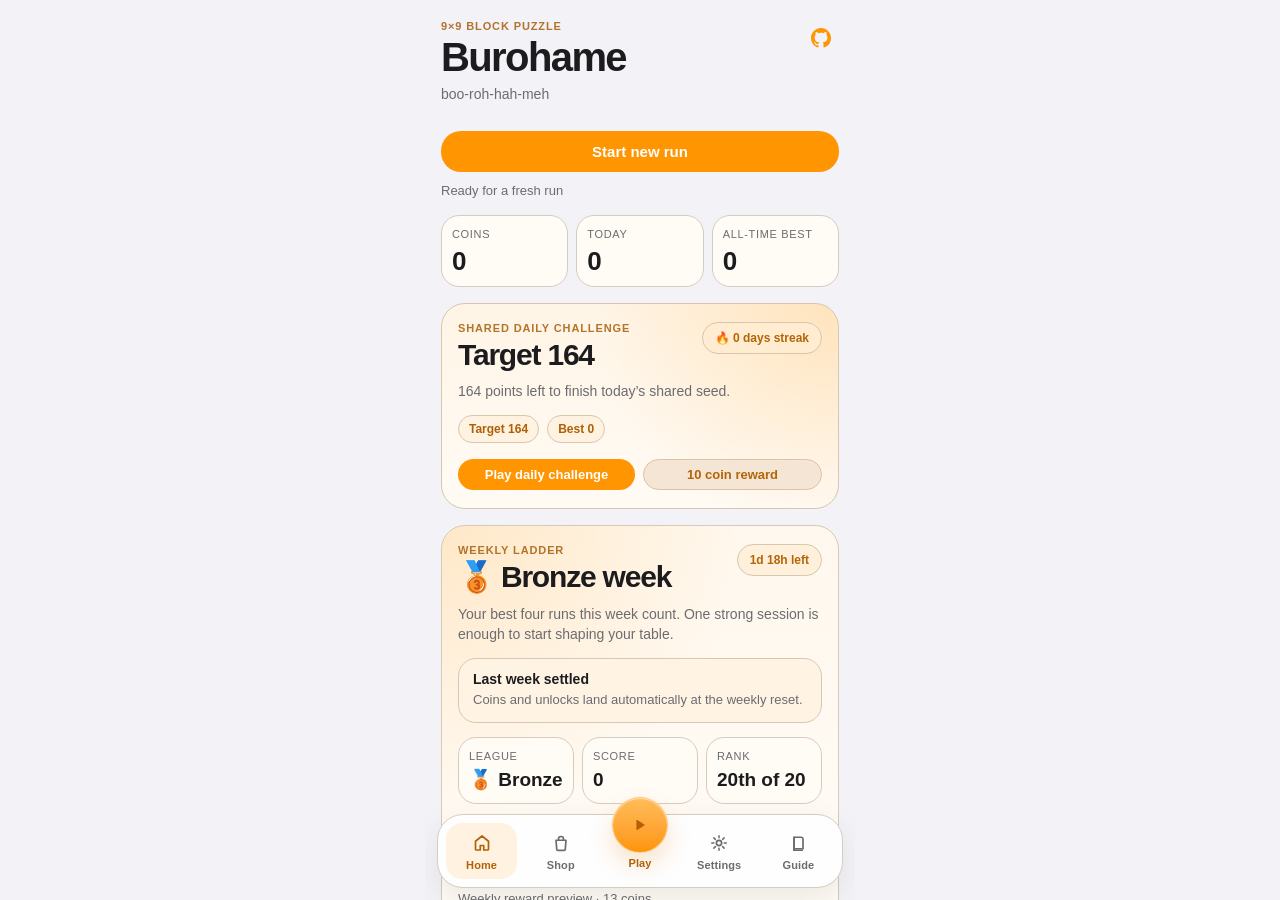
<file: pr-preview/pr-71/index.html>
<!DOCTYPE html>
<html lang="en">
<head>
  <meta charset="UTF-8">
  <meta name="viewport" content="width=device-width, initial-scale=1.0, maximum-scale=1.0, user-scalable=no">
  <meta name="apple-mobile-web-app-capable" content="yes">
  <meta name="apple-mobile-web-app-status-bar-style" content="default">
  <meta name="apple-mobile-web-app-title" content="Burohame">
  <meta name="mobile-web-app-capable" content="yes">
  <meta name="theme-color" content="#f2f2f7">
  <link rel="manifest" href="manifest.json">
  <link rel="apple-touch-icon" href="icon-192.png">
  <title>Burohame</title>
  <link rel="stylesheet" href="styles.css">
</head>
<body>
  <div id="app" data-page="dashboard">

    <section class="page page--dashboard" data-page="dashboard" aria-label="Dashboard">
      <div class="page-scroll page-scroll--dashboard">
        <header class="page-top page-top--dashboard">
          <div>
            <p class="page-kicker">9×9 block puzzle</p>
            <h1>Burohame</h1>
            <p class="page-intro" id="dashboard-intro">boo-roh-hah-meh</p>
          </div>
          <a class="icon-btn" href="https://github.com/Bigalan09/Burohame" target="_blank" rel="noopener noreferrer" aria-label="GitHub repository">
            <svg width="20" height="20" viewBox="0 0 16 16" fill="currentColor" aria-hidden="true">
              <path d="M8 0C3.58 0 0 3.58 0 8c0 3.54 2.29 6.53 5.47 7.59.4.07.55-.17.55-.38 0-.19-.01-.82-.01-1.49-2.01.37-2.53-.49-2.69-.94-.09-.23-.48-.94-.82-1.13-.28-.15-.68-.52-.01-.53.63-.01 1.08.58 1.23.82.72 1.21 1.87.87 2.33.66.07-.52.28-.87.51-1.07-1.78-.2-3.64-.89-3.64-3.95 0-.87.31-1.59.82-2.15-.08-.2-.36-1.02.08-2.12 0 0 .67-.21 2.2.82.64-.18 1.32-.27 2-.27s1.36.09 2 .27c1.53-1.04 2.2-.82 2.2-.82.44 1.1.16 1.92.08 2.12.51.56.82 1.27.82 2.15 0 3.07-1.87 3.75-3.65 3.95.29.25.54.73.54 1.48 0 1.07-.01 1.93-.01 2.2 0 .21.15.46.55.38A8.01 8.01 0 0016 8c0-4.42-3.58-8-8-8z"/>
            </svg>
          </a>
        </header>

        <section class="dashboard-launch" aria-label="Start playing">
          <div class="dashboard-launch__actions">
            <button class="pill-btn wide" id="btn-dashboard-continue">Continue run</button>
            <button class="pill-btn wide pill-btn--secondary" id="btn-dashboard-new">Start new run</button>
          </div>
          <p class="dashboard-launch__status" id="dashboard-run-state">Ready for a fresh run</p>
        </section>

        <section class="dashboard-stats" aria-label="Dashboard statistics">
          <article class="dashboard-stat">
            <span>Coins</span>
            <strong id="dashboard-coins">0</strong>
          </article>
          <article class="dashboard-stat">
            <span>Today</span>
            <strong id="dashboard-today">0</strong>
          </article>
          <article class="dashboard-stat">
            <span>All-time best</span>
            <strong id="dashboard-best">0</strong>
          </article>
        </section>

        <section class="dashboard-challenge" aria-label="Daily challenge">
          <div class="dashboard-challenge__head">
            <div>
              <span class="dashboard-challenge__kicker">Shared daily challenge</span>
              <h2 id="daily-challenge-title">Ready for today</h2>
            </div>
            <span class="dashboard-challenge__streak" id="daily-streak-pill">🔥 0 day streak</span>
          </div>
          <p class="dashboard-challenge__copy" id="daily-challenge-copy">A fresh seeded board is ready.</p>
          <div class="dashboard-challenge__meta">
            <span id="daily-challenge-target">Target 0</span>
            <span id="daily-challenge-best">Best 0</span>
          </div>
          <div class="dashboard-challenge__actions">
            <button class="pill-btn" id="btn-dashboard-daily" type="button">Play daily challenge</button>
            <button class="pill-btn pill-btn--secondary" id="btn-dashboard-daily-info" type="button">How it works</button>
          </div>
        </section>

        <section class="dashboard-weekly" aria-label="Weekly ladder and leagues">
          <div class="dashboard-weekly__head">
            <div>
              <span class="dashboard-weekly__kicker">Weekly ladder</span>
              <h2 id="weekly-ladder-title">Bronze week</h2>
            </div>
            <span class="dashboard-weekly__countdown" id="weekly-ladder-countdown">0h left</span>
          </div>
          <p class="dashboard-weekly__copy" id="weekly-ladder-copy">Your best four runs this week count towards a calm, low-pressure league table.</p>
          <div class="dashboard-weekly__result" id="weekly-result-banner" hidden>
            <strong id="weekly-result-title">Last week settled</strong>
            <span id="weekly-result-copy">Coins and unlocks land automatically at the weekly reset.</span>
          </div>
          <div class="dashboard-weekly__stats">
            <article>
              <span>League</span>
              <strong id="weekly-ladder-league">Bronze</strong>
            </article>
            <article>
              <span>Score</span>
              <strong id="weekly-ladder-score">0</strong>
            </article>
            <article>
              <span>Rank</span>
              <strong id="weekly-ladder-rank">20th</strong>
            </article>
          </div>
          <div class="dashboard-weekly__meta">
            <span id="weekly-ladder-band">Steady pack</span>
            <span id="weekly-ladder-zone">Hold zone</span>
            <span id="weekly-ladder-runs">0/4 counted</span>
          </div>
          <div class="dashboard-weekly__progress">
            <div class="dashboard-weekly__progress-copy">
              <strong id="weekly-ladder-next-step">One good run can change your week.</strong>
              <span id="weekly-ladder-reward">Weekly reward preview · 0 coins</span>
            </div>
            <div class="dashboard-weekly__best-runs" id="weekly-best-runs" aria-label="Counted weekly runs"></div>
          </div>
        </section>

        <section class="dashboard-quests" aria-label="Quest chains">
          <div class="dashboard-quests__head">
            <div>
              <span class="dashboard-quests__kicker">Weekly quest board</span>
              <h2 id="dashboard-quest-title">0/0 chains settled</h2>
            </div>
            <span class="dashboard-quests__badge" id="dashboard-quest-badge">0/0</span>
          </div>
          <p class="dashboard-quests__copy" id="dashboard-quest-copy">Weekly quest chains unfold step by step across several sessions.</p>
          <div class="dashboard-quests__meta">
            <span id="dashboard-quest-timer">0h left</span>
            <span>Final rewards include bigger coin drops</span>
          </div>
          <div class="dashboard-quests__list" id="dashboard-quest-list" aria-live="polite"></div>
        </section>

        <button class="dashboard-progress-link" id="btn-dashboard-missions" type="button" aria-label="Open progress board">
          <span class="dashboard-progress-link__label" id="dashboard-goals-label">Open progress board</span>
          <strong id="dashboard-mission-copy">Fresh goals are on the way.</strong>
          <span class="dashboard-progress-link__hint">Daily missions, quest chains and weekly ladder</span>
        </button>
      </div>
    </section>

    <section class="page page--goals" data-page="goals" aria-label="Goals">
      <div class="page-scroll">
        <header class="page-top">
          <div>
            <p class="page-kicker">Progress</p>
            <h2>Goals</h2>
            <p class="page-intro">Daily missions reset every day. Quest chains unfold across the week and pay out bigger rewards when the full route is complete.</p>
          </div>
          <button class="icon-btn" id="btn-goals-back" aria-label="Back to dashboard" type="button">
            <svg width="20" height="20" viewBox="0 0 20 20" fill="none" aria-hidden="true">
              <path d="M11.75 4.5L6 10l5.75 5.5" stroke="currentColor" stroke-width="1.9" stroke-linecap="round" stroke-linejoin="round"/>
            </svg>
          </button>
        </header>

        <div class="page-panel page-panel--goals">
          <div class="missions-head">
            <div>
              <h2>Goals board</h2>
              <p id="missions-subtitle">Fresh goals are on the way.</p>
            </div>
            <span class="missions-count" id="missions-count">0/0 completed</span>
          </div>
          <section class="missions-section" aria-labelledby="quest-list-title">
            <div class="missions-head missions-head--nested">
              <div>
                <h3 id="quest-list-title">Quest chains</h3>
                <p>Ordered objectives that unlock one step at a time across the week.</p>
              </div>
              <span class="missions-count" id="quest-count">0/0 chains complete</span>
            </div>
            <div id="quest-list" class="missions-list" aria-live="polite"></div>
          </section>
          <section class="missions-section" aria-labelledby="daily-missions-title">
            <div class="missions-head missions-head--nested">
              <div>
                <h3 id="daily-missions-title">Daily missions</h3>
                <p>One-step goals that refresh every day.</p>
              </div>
            </div>
            <div id="missions-list" class="missions-list" aria-live="polite"></div>
          </section>
          <button class="pill-btn wide" id="btn-missions-close" type="button">Back to dashboard</button>
        </div>
      </div>
    </section>

    <section class="page page--game" data-page="game" aria-label="Game">
      <header id="hdr">
        <button class="icon-btn" id="btn-game-back" aria-label="Back to dashboard" type="button">
          <svg width="20" height="20" viewBox="0 0 20 20" fill="none" aria-hidden="true">
            <path d="M11.75 4.5L6 10l5.75 5.5" stroke="currentColor" stroke-width="1.9" stroke-linecap="round" stroke-linejoin="round"/>
          </svg>
        </button>
        <div id="score-wrap">
          <div id="score-main">0</div>
          <div id="score-sub">
            <span id="session-mode-badge" class="session-mode-badge" hidden>Daily challenge</span>
            <span>Today&nbsp;<span id="today-val">0</span></span>
            <span>🏆&nbsp;<span id="best-val">0</span></span>
            <span class="coins-stat" aria-live="polite" aria-label="Coins">🪙&nbsp;<span id="coin-balance">0</span></span>
          </div>
        </div>
        <div class="header-actions">
          <button class="icon-btn" id="btn-quick-settings" aria-label="Quick settings" type="button">
            <svg width="20" height="20" viewBox="0 0 20 20" fill="none" aria-hidden="true">
              <circle cx="10" cy="10" r="2.5" stroke="currentColor" stroke-width="2"/>
              <path d="M10 1.5v2M10 16.5v2M1.5 10h2M16.5 10h2M4.1 4.1l1.4 1.4M14.5 14.5l1.4 1.4M4.1 15.9l1.4-1.4M14.5 5.5l1.4-1.4" stroke="currentColor" stroke-width="1.8" stroke-linecap="round"/>
            </svg>
          </button>
        </div>
      </header>

      <main id="main">
        <div id="board-wrap">
          <div id="board"></div>
        </div>

        <div id="coach-panel" hidden>
          <div id="health-row">
            <span class="metric" id="m-holes">Holes&nbsp;<b>0</b></span>
            <span class="metric" id="m-lanes">Lanes&nbsp;<b>18</b></span>
            <span class="metric" id="m-centre">Centre&nbsp;<b>ok</b></span>
            <span class="metric" id="m-combo">Combo&nbsp;<b>0</b></span>
          </div>
          <div id="strategy-note"></div>
          <div id="move-eval"></div>
          <div id="train-btns">
            <button class="pill-btn" id="btn-hint">💡 Hint</button>
            <button class="pill-btn" id="btn-restart">↺ Restart</button>
          </div>
        </div>

        <div id="rack"></div>
      </main>
    </section>

    <section class="page page--shop" data-page="shop" aria-label="Shop">
      <div class="page-scroll">
        <header class="page-top">
          <div>
            <p class="page-kicker">Collection</p>
            <h2>Shop</h2>
            <p class="page-intro">Spend coins on colourways and finishes, then equip your favourites for the next run.</p>
          </div>
        </header>

        <div class="page-panel page-panel--shop">
          <div class="collection-head">
            <div>
              <h3>Colourways</h3>
              <p id="colorway-subtitle">Unlock new block colours for future runs.</p>
            </div>
            <span class="missions-count" id="collection-balance">🪙 0</span>
          </div>
          <div id="colorway-list" class="collection-list" aria-live="polite"></div>
        </div>

        <div class="page-panel page-panel--shop">
          <div class="collection-head">
            <div>
              <h3>Block finishes</h3>
              <p id="collection-subtitle">Unlock a finish with coins, then equip it.</p>
            </div>
          </div>
          <div id="collection-list" class="collection-list" aria-live="polite"></div>
        </div>
      </div>
    </section>

    <section class="page page--settings" data-page="settings" aria-label="Settings">
      <div class="page-scroll">
        <header class="page-top">
          <div>
            <p class="page-kicker">Tune play</p>
            <h2>Settings</h2>
            <p class="page-intro">Adjust how the game feels and looks.</p>
          </div>
        </header>

        <div class="page-panel settings-page-panel">
          <label class="tog-row">
            <span>Coach Mode</span>
            <span class="tog-wrap">
              <input type="checkbox" id="page-chk-coach">
              <span class="tog-track"><span class="tog-thumb"></span></span>
            </span>
          </label>
          <label class="tog-row">
            <span>Extended Pieces</span>
            <span class="tog-wrap">
              <input type="checkbox" id="page-chk-extended">
              <span class="tog-track"><span class="tog-thumb"></span></span>
            </span>
          </label>
          <label class="tog-row">
            <span>Dark Mode</span>
            <span class="tog-wrap">
              <input type="checkbox" id="page-chk-dark">
              <span class="tog-track"><span class="tog-thumb"></span></span>
            </span>
          </label>
          <div class="setting-row setting-row--stack">
            <div>
              <span>Block Colour</span>
              <small id="page-colour-note">Unlock more colourways in the shop.</small>
            </div>
            <select id="page-sel-color"></select>
          </div>
          <div class="setting-row">
            <span>Pieces per Round</span>
            <select id="page-sel-rack">
              <option value="1">1</option>
              <option value="2">2</option>
              <option value="3">3</option>
            </select>
          </div>
          <div class="setting-row setting-row--stack">
            <div>
              <span>Equipped finish</span>
              <small id="page-equipped-cosmetic-label">Classic finish equipped</small>
            </div>
            <button class="pill-btn pill-btn--secondary" id="btn-settings-shop" type="button">Open shop</button>
          </div>
          <button class="pill-btn wide" id="btn-settings-save" type="button">Save settings</button>
          <button class="pill-btn wide danger" id="btn-clear-data" type="button">🗑️ Clear All Data</button>
        </div>
      </div>
    </section>

    <section class="page page--about" data-page="about" aria-label="About and guide">
      <div class="page-scroll">
        <header class="page-top">
          <div>
            <p class="page-kicker">Guide</p>
            <h2>About and guide</h2>
            <p class="page-intro">Learn the basics and find the project.</p>
          </div>
        </header>

        <div class="page-panel about-panel">
          <section>
            <h3>How to play</h3>
            <ol class="about-list">
              <li>Place every piece in the rack on the 9×9 board.</li>
              <li>Fill rows, columns, or 3×3 boxes to clear them.</li>
              <li>Keep space open so future racks still fit.</li>
            </ol>
          </section>

          <section>
            <h3>Helpful reminders</h3>
            <ul class="about-list">
              <li>Coach Mode spots risky holes and safer lanes.</li>
              <li>Combos matter, but board shape matters more.</li>
              <li>Shop colourways and finishes are cosmetic only, so score still comes first.</li>
            </ul>
          </section>

          <section>
            <h3>Find us</h3>
            <p class="about-copy">Follow development, raise issues, or suggest the next feature on GitHub.</p>
            <a class="pill-btn wide about-link" href="https://github.com/Bigalan09/Burohame" target="_blank" rel="noopener noreferrer">Open GitHub</a>
          </section>
        </div>
      </div>
    </section>

    <div id="ov-quick-settings" class="overlay" hidden>
      <div class="ov-card ov-card--quick-settings">
        <h2>Quick settings</h2>
        <p>Fast adjustments while you are in a run.</p>
        <label class="tog-row">
          <span>Coach Mode</span>
          <span class="tog-wrap">
            <input type="checkbox" id="quick-chk-coach">
            <span class="tog-track"><span class="tog-thumb"></span></span>
          </span>
        </label>
        <label class="tog-row">
          <span>Dark Mode</span>
          <span class="tog-wrap">
            <input type="checkbox" id="quick-chk-dark">
            <span class="tog-track"><span class="tog-thumb"></span></span>
          </span>
        </label>
        <button class="pill-btn wide" id="btn-quick-settings-save" type="button">Apply</button>
        <button class="pill-btn wide pill-btn--secondary" id="btn-quick-settings-close" type="button">Back to game</button>
      </div>
    </div>

    <div id="ov-gameover" class="overlay" hidden>
      <div class="ov-card ov-card--summary">
        <button class="summary-close-btn" id="btn-gameover-dashboard" type="button" aria-label="Back to dashboard">
          <svg width="18" height="18" viewBox="0 0 20 20" fill="none" aria-hidden="true">
            <path d="M11.75 4.5L6 10l5.75 5.5" stroke="currentColor" stroke-width="1.9" stroke-linecap="round" stroke-linejoin="round"/>
          </svg>
        </button>
        <h2>Game Over</h2>
        <p class="summary-intro">Your run rewards are ready.</p>
        <div class="run-summary" aria-label="Run rewards summary">
          <div class="summary-stat summary-stat--score">
            <span class="summary-label">Score</span>
            <strong id="go-score">0</strong>
          </div>
          <div class="summary-stat">
            <span class="summary-label">Best</span>
            <strong id="go-best">0</strong>
          </div>
          <div class="summary-stat summary-stat--coins">
            <span class="summary-label">Coins this run</span>
            <strong id="go-coins-earned">0</strong>
          </div>
          <div class="summary-stat">
            <span class="summary-label">Total coins</span>
            <strong id="go-coin-total">0</strong>
          </div>
        </div>
        <section class="run-objectives" aria-labelledby="go-objectives-title">
          <div class="run-objectives__header">
            <h3 id="go-objectives-title">Completed objectives</h3>
            <span id="go-objective-count" class="run-objectives__count">0 cleared</span>
          </div>
          <ul id="go-objectives-list" class="run-objectives__list"></ul>
        </section>
        <section class="run-objectives" id="go-quest-summary" aria-labelledby="go-quest-title">
          <div class="run-objectives__header">
            <h3 id="go-quest-title">Quest chain progress</h3>
            <span id="go-quest-count" class="run-objectives__count">0 updated this run</span>
          </div>
          <ul id="go-quest-list" class="run-objectives__list"></ul>
        </section>
        <section class="summary-continue" id="go-continue-prompt" hidden aria-labelledby="go-continue-title">
          <span class="summary-continue__eyebrow" id="go-continue-eyebrow">One more run</span>
          <h3 id="go-continue-title">A calm nudge for the next run</h3>
          <p id="go-continue-copy">You’re close to something meaningful, so the next run is only one tap away.</p>
          <span class="summary-continue__meta" id="go-continue-meta">Reward · progress nearby</span>
        </section>
        <section class="summary-challenge" id="go-daily-summary" hidden>
          <div class="summary-challenge__head">
            <h3>Daily challenge</h3>
            <span id="go-daily-status">In progress</span>
          </div>
          <p id="go-daily-copy">Today’s target is still waiting for you.</p>
        </section>
        <button class="pill-btn wide summary-primary-btn" id="btn-new" type="button">Start next run</button>
      </div>
    </div>

    <nav class="bottom-nav" aria-label="Primary">
      <button class="bottom-nav__item" data-nav-page="dashboard" type="button" aria-label="Dashboard">
        <svg width="20" height="20" viewBox="0 0 20 20" fill="none" aria-hidden="true">
          <path d="M3.5 8.25L10 3l6.5 5.25V16a1 1 0 0 1-1 1h-3.75v-4.5h-3.5V17H4.5a1 1 0 0 1-1-1V8.25Z" stroke="currentColor" stroke-width="1.7" stroke-linejoin="round"/>
        </svg>
        <span>Home</span>
      </button>
      <button class="bottom-nav__item" data-nav-page="shop" type="button" aria-label="Shop">
        <svg width="20" height="20" viewBox="0 0 20 20" fill="none" aria-hidden="true">
          <path d="M5 7.25h10l-.75 9.25a1 1 0 0 1-1 .92H6.75a1 1 0 0 1-1-.92L5 7.25Z" stroke="currentColor" stroke-width="1.7" stroke-linejoin="round"/>
          <path d="M7.5 7.25V6a2.5 2.5 0 1 1 5 0v1.25" stroke="currentColor" stroke-width="1.7" stroke-linecap="round"/>
        </svg>
        <span>Shop</span>
      </button>
      <button class="bottom-nav__item bottom-nav__item--play" id="btn-bottom-nav-play" type="button" aria-label="Start new run">
        <span class="bottom-nav__play-disc" aria-hidden="true">
          <svg width="24" height="24" viewBox="0 0 24 24" fill="none">
            <path d="M9 7.5v9l7-4.5-7-4.5Z" fill="currentColor" stroke="currentColor" stroke-width="1.2" stroke-linejoin="round"/>
          </svg>
        </span>
        <span id="bottom-nav-play-label">Play</span>
      </button>
      <button class="bottom-nav__item" data-nav-page="settings" type="button" aria-label="Settings">
        <svg width="20" height="20" viewBox="0 0 20 20" fill="none" aria-hidden="true">
          <circle cx="10" cy="10" r="2.6" stroke="currentColor" stroke-width="1.7"/>
          <path d="M10 2.75v2.1M10 15.15v2.1M4.87 4.87l1.48 1.48M13.65 13.65l1.48 1.48M2.75 10h2.1M15.15 10h2.1M4.87 15.13l1.48-1.48M13.65 6.35l1.48-1.48" stroke="currentColor" stroke-width="1.5" stroke-linecap="round"/>
        </svg>
        <span>Settings</span>
      </button>
      <button class="bottom-nav__item" data-nav-page="about" type="button" aria-label="Guide">
        <svg width="20" height="20" viewBox="0 0 20 20" fill="none" aria-hidden="true">
          <path d="M6 4.25h7.25a1.75 1.75 0 0 1 1.75 1.75v9.75H7.5A1.5 1.5 0 0 0 6 17.25V4.25Z" stroke="currentColor" stroke-width="1.7" stroke-linejoin="round"/>
          <path d="M6 4.25v13m0 0h8.25" stroke="currentColor" stroke-width="1.7" stroke-linecap="round"/>
        </svg>
        <span>Guide</span>
      </button>
    </nav>
  </div>

  <div id="milestone-layer" aria-hidden="true"></div>
  <div id="milestone-live" class="sr-only" aria-live="polite" aria-atomic="true"></div>

  <script src="app.js"></script>
  <script>
    if ('serviceWorker' in navigator) {
      const hadController = !!navigator.serviceWorker.controller;

      window.addEventListener('load', () => {
        navigator.serviceWorker.register('sw.js');
      });

      let refreshing = false;
      navigator.serviceWorker.addEventListener('controllerchange', () => {
        if (hadController && !refreshing) {
          refreshing = true;
          window.location.reload();
        }
      });
    }
  </script>
</body>
</html>
</file>
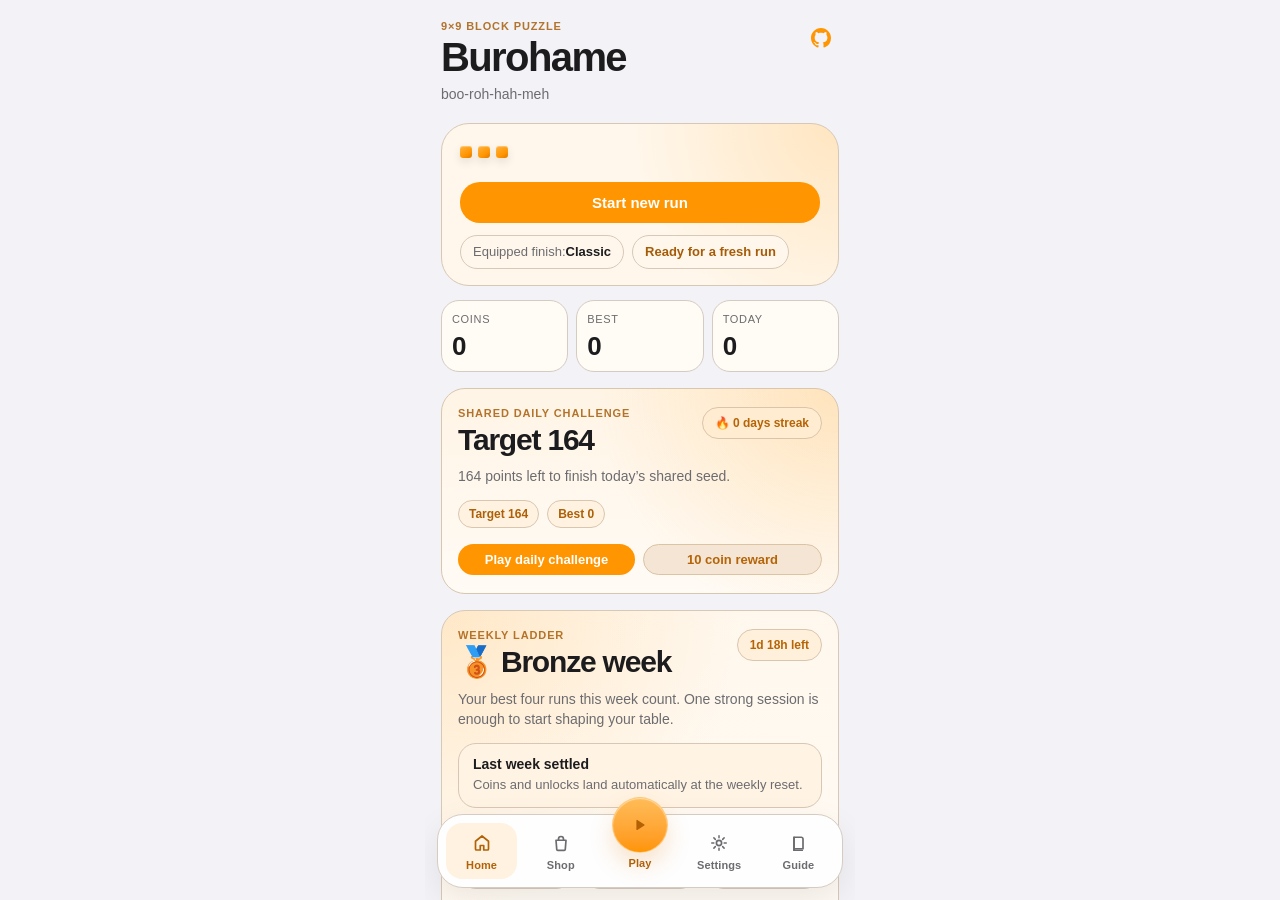
<file: pr-preview/pr-73/index.html>
<!DOCTYPE html>
<html lang="en">
<head>
  <meta charset="UTF-8">
  <meta name="viewport" content="width=device-width, initial-scale=1.0, maximum-scale=1.0, user-scalable=no">
  <meta name="apple-mobile-web-app-capable" content="yes">
  <meta name="apple-mobile-web-app-status-bar-style" content="default">
  <meta name="apple-mobile-web-app-title" content="Burohame">
  <meta name="mobile-web-app-capable" content="yes">
  <meta name="theme-color" content="#f2f2f7">
  <link rel="manifest" href="manifest.json">
  <link rel="apple-touch-icon" href="icon-192.png">
  <title>Burohame</title>
  <link rel="stylesheet" href="styles.css">
</head>
<body>
  <div id="app" data-page="dashboard">

    <section class="page page--dashboard" data-page="dashboard" aria-label="Dashboard">
      <div class="page-scroll page-scroll--dashboard">
        <header class="page-top page-top--dashboard">
          <div>
            <p class="page-kicker">9×9 block puzzle</p>
            <h1>Burohame</h1>
            <p class="page-intro" id="dashboard-intro">boo-roh-hah-meh</p>
          </div>
          <a class="icon-btn" href="https://github.com/Bigalan09/Burohame" target="_blank" rel="noopener noreferrer" aria-label="GitHub repository">
            <svg width="20" height="20" viewBox="0 0 16 16" fill="currentColor" aria-hidden="true">
              <path d="M8 0C3.58 0 0 3.58 0 8c0 3.54 2.29 6.53 5.47 7.59.4.07.55-.17.55-.38 0-.19-.01-.82-.01-1.49-2.01.37-2.53-.49-2.69-.94-.09-.23-.48-.94-.82-1.13-.28-.15-.68-.52-.01-.53.63-.01 1.08.58 1.23.82.72 1.21 1.87.87 2.33.66.07-.52.28-.87.51-1.07-1.78-.2-3.64-.89-3.64-3.95 0-.87.31-1.59.82-2.15-.08-.2-.36-1.02.08-2.12 0 0 .67-.21 2.2.82.64-.18 1.32-.27 2-.27s1.36.09 2 .27c1.53-1.04 2.2-.82 2.2-.82.44 1.1.16 1.92.08 2.12.51.56.82 1.27.82 2.15 0 3.07-1.87 3.75-3.65 3.95.29.25.54.73.54 1.48 0 1.07-.01 1.93-.01 2.2 0 .21.15.46.55.38A8.01 8.01 0 0016 8c0-4.42-3.58-8-8-8z"/>
            </svg>
          </a>
        </header>

        <section class="dash-hero" aria-label="Start playing">
          <div class="dash-mark" aria-hidden="true">
            <span></span>
            <span></span>
            <span></span>
          </div>
          <div class="dash-actions">
            <button class="pill-btn wide" id="btn-dashboard-continue">Continue run</button>
            <button class="pill-btn wide pill-btn--secondary" id="btn-dashboard-new">Start new run</button>
          </div>
          <div class="dash-hero-meta" aria-label="Current dashboard status">
            <p class="dash-hero-note">Equipped finish: <strong id="dashboard-finish">Classic</strong></p>
            <span class="dash-hero-chip" id="dashboard-run-state">Ready for a fresh run</span>
          </div>
        </section>

        <section class="dashboard-stats" aria-label="Dashboard statistics">
          <article class="dashboard-stat">
            <span>Coins</span>
            <strong id="dashboard-coins">0</strong>
          </article>
          <article class="dashboard-stat">
            <span>Best</span>
            <strong id="dashboard-best">0</strong>
          </article>
          <article class="dashboard-stat">
            <span>Today</span>
            <strong id="dashboard-today">0</strong>
          </article>
        </section>

        <section class="dashboard-challenge" aria-label="Daily challenge">
          <div class="dashboard-challenge__head">
            <div>
              <span class="dashboard-challenge__kicker">Shared daily challenge</span>
              <h2 id="daily-challenge-title">Ready for today</h2>
            </div>
            <span class="dashboard-challenge__streak" id="daily-streak-pill">🔥 0 day streak</span>
          </div>
          <p class="dashboard-challenge__copy" id="daily-challenge-copy">A fresh seeded board is ready.</p>
          <div class="dashboard-challenge__meta">
            <span id="daily-challenge-target">Target 0</span>
            <span id="daily-challenge-best">Best 0</span>
          </div>
          <div class="dashboard-challenge__actions">
            <button class="pill-btn" id="btn-dashboard-daily" type="button">Play daily challenge</button>
            <button class="pill-btn pill-btn--secondary" id="btn-dashboard-daily-info" type="button">How it works</button>
          </div>
        </section>

        <section class="dashboard-weekly" aria-label="Weekly ladder and leagues">
          <div class="dashboard-weekly__head">
            <div>
              <span class="dashboard-weekly__kicker">Weekly ladder</span>
              <h2 id="weekly-ladder-title">Bronze week</h2>
            </div>
            <span class="dashboard-weekly__countdown" id="weekly-ladder-countdown">0h left</span>
          </div>
          <p class="dashboard-weekly__copy" id="weekly-ladder-copy">Your best four runs this week count towards a calm, low-pressure league table.</p>
          <div class="dashboard-weekly__result" id="weekly-result-banner" hidden>
            <strong id="weekly-result-title">Last week settled</strong>
            <span id="weekly-result-copy">Coins and unlocks land automatically at the weekly reset.</span>
          </div>
          <div class="dashboard-weekly__stats">
            <article>
              <span>League</span>
              <strong id="weekly-ladder-league">Bronze</strong>
            </article>
            <article>
              <span>Score</span>
              <strong id="weekly-ladder-score">0</strong>
            </article>
            <article>
              <span>Rank</span>
              <strong id="weekly-ladder-rank">20th</strong>
            </article>
          </div>
          <div class="dashboard-weekly__meta">
            <span id="weekly-ladder-band">Steady pack</span>
            <span id="weekly-ladder-zone">Hold zone</span>
            <span id="weekly-ladder-runs">0/4 counted</span>
          </div>
          <div class="dashboard-weekly__progress">
            <div class="dashboard-weekly__progress-copy">
              <strong id="weekly-ladder-next-step">One good run can change your week.</strong>
              <span id="weekly-ladder-reward">Weekly reward preview · 0 coins</span>
            </div>
            <div class="dashboard-weekly__best-runs" id="weekly-best-runs" aria-label="Counted weekly runs"></div>
          </div>
        </section>

        <button class="dashboard-missions" id="btn-dashboard-missions" type="button" aria-label="Open goals board">
          <span class="dashboard-missions__label" id="dashboard-goals-label">Goals board</span>
          <strong id="dashboard-mission-copy">Fresh goals are on the way.</strong>
          <span class="dashboard-mission-pill" id="mission-badge" hidden>0/0</span>
        </button>
      </div>
    </section>

    <section class="page page--goals" data-page="goals" aria-label="Goals">
      <div class="page-scroll">
        <header class="page-top">
          <div>
            <p class="page-kicker">Progress</p>
            <h2>Goals</h2>
            <p class="page-intro">Daily missions reset every day. Quest chains unfold across the week and pay out bigger rewards when the full route is complete.</p>
          </div>
          <button class="icon-btn" id="btn-goals-back" aria-label="Back to dashboard" type="button">
            <svg width="20" height="20" viewBox="0 0 20 20" fill="none" aria-hidden="true">
              <path d="M11.75 4.5L6 10l5.75 5.5" stroke="currentColor" stroke-width="1.9" stroke-linecap="round" stroke-linejoin="round"/>
            </svg>
          </button>
        </header>

        <div class="page-panel page-panel--goals">
          <div class="missions-head">
            <div>
              <h2>Goals board</h2>
              <p id="missions-subtitle">Fresh goals are on the way.</p>
            </div>
            <span class="missions-count" id="missions-count">0/0 completed</span>
          </div>
          <section class="missions-section" aria-labelledby="quest-list-title">
            <div class="missions-head missions-head--nested">
              <div>
                <h3 id="quest-list-title">Quest chains</h3>
                <p>Ordered objectives that unlock one step at a time across the week.</p>
              </div>
              <span class="missions-count" id="quest-count">0/0 chains complete</span>
            </div>
            <div id="quest-list" class="missions-list" aria-live="polite"></div>
          </section>
          <section class="missions-section" aria-labelledby="daily-missions-title">
            <div class="missions-head missions-head--nested">
              <div>
                <h3 id="daily-missions-title">Daily missions</h3>
                <p>One-step goals that refresh every day.</p>
              </div>
            </div>
            <div id="missions-list" class="missions-list" aria-live="polite"></div>
          </section>
          <button class="pill-btn wide" id="btn-missions-close" type="button">Back to dashboard</button>
        </div>
      </div>
    </section>

    <section class="page page--game" data-page="game" aria-label="Game">
      <header id="hdr">
        <button class="icon-btn" id="btn-game-back" aria-label="Back to dashboard" type="button">
          <svg width="20" height="20" viewBox="0 0 20 20" fill="none" aria-hidden="true">
            <path d="M11.75 4.5L6 10l5.75 5.5" stroke="currentColor" stroke-width="1.9" stroke-linecap="round" stroke-linejoin="round"/>
          </svg>
        </button>
        <div id="score-wrap">
          <div id="score-main">0</div>
          <div id="score-sub">
            <span id="session-mode-badge" class="session-mode-badge" hidden>Daily challenge</span>
            <span>Today&nbsp;<span id="today-val">0</span></span>
            <span>🏆&nbsp;<span id="best-val">0</span></span>
            <span class="coins-stat" aria-live="polite" aria-label="Coins">🪙&nbsp;<span id="coin-balance">0</span></span>
          </div>
        </div>
        <div class="header-actions">
          <button class="icon-btn" id="btn-quick-settings" aria-label="Quick settings" type="button">
            <svg width="20" height="20" viewBox="0 0 20 20" fill="none" aria-hidden="true">
              <circle cx="10" cy="10" r="2.5" stroke="currentColor" stroke-width="2"/>
              <path d="M10 1.5v2M10 16.5v2M1.5 10h2M16.5 10h2M4.1 4.1l1.4 1.4M14.5 14.5l1.4 1.4M4.1 15.9l1.4-1.4M14.5 5.5l1.4-1.4" stroke="currentColor" stroke-width="1.8" stroke-linecap="round"/>
            </svg>
          </button>
        </div>
      </header>

      <main id="main">
        <div id="board-wrap">
          <div id="board"></div>
        </div>

        <div id="coach-panel" hidden>
          <div id="health-row">
            <span class="metric" id="m-holes">Holes&nbsp;<b>0</b></span>
            <span class="metric" id="m-lanes">Lanes&nbsp;<b>18</b></span>
            <span class="metric" id="m-centre">Centre&nbsp;<b>ok</b></span>
            <span class="metric" id="m-combo">Combo&nbsp;<b>0</b></span>
          </div>
          <div id="strategy-note"></div>
          <div id="move-eval"></div>
          <div id="train-btns">
            <button class="pill-btn" id="btn-hint">💡 Hint</button>
            <button class="pill-btn" id="btn-restart">↺ Restart</button>
          </div>
        </div>

        <div id="rack"></div>
      </main>
    </section>

    <section class="page page--shop" data-page="shop" aria-label="Shop">
      <div class="page-scroll">
        <header class="page-top">
          <div>
            <p class="page-kicker">Collection</p>
            <h2>Shop</h2>
            <p class="page-intro">Spend coins on colourways and finishes, then equip your favourites for the next run.</p>
          </div>
        </header>

        <div class="page-panel page-panel--shop">
          <div class="collection-head">
            <div>
              <h3>Colourways</h3>
              <p id="colorway-subtitle">Unlock new block colours for future runs.</p>
            </div>
            <span class="missions-count" id="collection-balance">🪙 0</span>
          </div>
          <div id="colorway-list" class="collection-list" aria-live="polite"></div>
        </div>

        <div class="page-panel page-panel--shop">
          <div class="collection-head">
            <div>
              <h3>Block finishes</h3>
              <p id="collection-subtitle">Unlock a finish with coins, then equip it.</p>
            </div>
          </div>
          <div id="collection-list" class="collection-list" aria-live="polite"></div>
        </div>
      </div>
    </section>

    <section class="page page--settings" data-page="settings" aria-label="Settings">
      <div class="page-scroll">
        <header class="page-top">
          <div>
            <p class="page-kicker">Tune play</p>
            <h2>Settings</h2>
            <p class="page-intro">Adjust how the game feels and looks.</p>
          </div>
        </header>

        <div class="page-panel settings-page-panel">
          <label class="tog-row">
            <span>Coach Mode</span>
            <span class="tog-wrap">
              <input type="checkbox" id="page-chk-coach">
              <span class="tog-track"><span class="tog-thumb"></span></span>
            </span>
          </label>
          <label class="tog-row">
            <span>Extended Pieces</span>
            <span class="tog-wrap">
              <input type="checkbox" id="page-chk-extended">
              <span class="tog-track"><span class="tog-thumb"></span></span>
            </span>
          </label>
          <label class="tog-row">
            <span>Dark Mode</span>
            <span class="tog-wrap">
              <input type="checkbox" id="page-chk-dark">
              <span class="tog-track"><span class="tog-thumb"></span></span>
            </span>
          </label>
          <div class="setting-row setting-row--stack">
            <div>
              <span>Block Colour</span>
              <small id="page-colour-note">Unlock more colourways in the shop.</small>
            </div>
            <select id="page-sel-color"></select>
          </div>
          <div class="setting-row">
            <span>Pieces per Round</span>
            <select id="page-sel-rack">
              <option value="1">1</option>
              <option value="2">2</option>
              <option value="3">3</option>
            </select>
          </div>
          <div class="setting-row setting-row--stack">
            <div>
              <span>Equipped finish</span>
              <small id="page-equipped-cosmetic-label">Classic finish equipped</small>
            </div>
            <button class="pill-btn pill-btn--secondary" id="btn-settings-shop" type="button">Open shop</button>
          </div>
          <button class="pill-btn wide" id="btn-settings-save" type="button">Save settings</button>
          <button class="pill-btn wide danger" id="btn-clear-data" type="button">🗑️ Clear All Data</button>
        </div>
      </div>
    </section>

    <section class="page page--about" data-page="about" aria-label="About and guide">
      <div class="page-scroll">
        <header class="page-top">
          <div>
            <p class="page-kicker">Guide</p>
            <h2>About and guide</h2>
            <p class="page-intro">Learn the basics and find the project.</p>
          </div>
        </header>

        <div class="page-panel about-panel">
          <section>
            <h3>How to play</h3>
            <ol class="about-list">
              <li>Place every piece in the rack on the 9×9 board.</li>
              <li>Fill rows, columns, or 3×3 boxes to clear them.</li>
              <li>Keep space open so future racks still fit.</li>
            </ol>
          </section>

          <section>
            <h3>Helpful reminders</h3>
            <ul class="about-list">
              <li>Coach Mode spots risky holes and safer lanes.</li>
              <li>Combos matter, but board shape matters more.</li>
              <li>Shop colourways and finishes are cosmetic only, so score still comes first.</li>
            </ul>
          </section>

          <section>
            <h3>Find us</h3>
            <p class="about-copy">Follow development, raise issues, or suggest the next feature on GitHub.</p>
            <a class="pill-btn wide about-link" href="https://github.com/Bigalan09/Burohame" target="_blank" rel="noopener noreferrer">Open GitHub</a>
          </section>
        </div>
      </div>
    </section>

    <div id="ov-quick-settings" class="overlay" hidden>
      <div class="ov-card ov-card--quick-settings">
        <h2>Quick settings</h2>
        <p>Fast adjustments while you are in a run.</p>
        <label class="tog-row">
          <span>Coach Mode</span>
          <span class="tog-wrap">
            <input type="checkbox" id="quick-chk-coach">
            <span class="tog-track"><span class="tog-thumb"></span></span>
          </span>
        </label>
        <label class="tog-row">
          <span>Dark Mode</span>
          <span class="tog-wrap">
            <input type="checkbox" id="quick-chk-dark">
            <span class="tog-track"><span class="tog-thumb"></span></span>
          </span>
        </label>
        <button class="pill-btn wide" id="btn-quick-settings-save" type="button">Apply</button>
        <button class="pill-btn wide pill-btn--secondary" id="btn-quick-settings-close" type="button">Back to game</button>
      </div>
    </div>

    <div id="ov-gameover" class="overlay" hidden>
      <div class="ov-card ov-card--summary">
        <button class="summary-close-btn" id="btn-gameover-dashboard" type="button" aria-label="Back to dashboard">
          <svg width="18" height="18" viewBox="0 0 20 20" fill="none" aria-hidden="true">
            <path d="M11.75 4.5L6 10l5.75 5.5" stroke="currentColor" stroke-width="1.9" stroke-linecap="round" stroke-linejoin="round"/>
          </svg>
        </button>
        <h2>Game Over</h2>
        <p class="summary-intro">Your run rewards are ready.</p>
        <div class="run-summary" aria-label="Run rewards summary">
          <div class="summary-stat summary-stat--score">
            <span class="summary-label">Score</span>
            <strong id="go-score">0</strong>
          </div>
          <div class="summary-stat">
            <span class="summary-label">Best</span>
            <strong id="go-best">0</strong>
          </div>
          <div class="summary-stat summary-stat--coins">
            <span class="summary-label">Coins this run</span>
            <strong id="go-coins-earned">0</strong>
          </div>
          <div class="summary-stat">
            <span class="summary-label">Total coins</span>
            <strong id="go-coin-total">0</strong>
          </div>
        </div>
        <section class="run-objectives" aria-labelledby="go-objectives-title">
          <div class="run-objectives__header">
            <h3 id="go-objectives-title">Completed objectives</h3>
            <span id="go-objective-count" class="run-objectives__count">0 cleared</span>
          </div>
          <ul id="go-objectives-list" class="run-objectives__list"></ul>
        </section>
        <section class="run-objectives" id="go-quest-summary" aria-labelledby="go-quest-title">
          <div class="run-objectives__header">
            <h3 id="go-quest-title">Quest chain progress</h3>
            <span id="go-quest-count" class="run-objectives__count">0 updated this run</span>
          </div>
          <ul id="go-quest-list" class="run-objectives__list"></ul>
        </section>
        <section class="summary-continue" id="go-continue-prompt" hidden aria-labelledby="go-continue-title">
          <span class="summary-continue__eyebrow" id="go-continue-eyebrow">One more run</span>
          <h3 id="go-continue-title">A calm nudge for the next run</h3>
          <p id="go-continue-copy">You’re close to something meaningful, so the next run is only one tap away.</p>
          <span class="summary-continue__meta" id="go-continue-meta">Reward · progress nearby</span>
        </section>
        <section class="summary-challenge" id="go-daily-summary" hidden>
          <div class="summary-challenge__head">
            <h3>Daily challenge</h3>
            <span id="go-daily-status">In progress</span>
          </div>
          <p id="go-daily-copy">Today’s target is still waiting for you.</p>
        </section>
        <button class="pill-btn wide summary-primary-btn" id="btn-new" type="button">Start next run</button>
      </div>
    </div>

    <nav class="bottom-nav" aria-label="Primary">
      <button class="bottom-nav__item" data-nav-page="dashboard" type="button" aria-label="Dashboard">
        <svg width="20" height="20" viewBox="0 0 20 20" fill="none" aria-hidden="true">
          <path d="M3.5 8.25L10 3l6.5 5.25V16a1 1 0 0 1-1 1h-3.75v-4.5h-3.5V17H4.5a1 1 0 0 1-1-1V8.25Z" stroke="currentColor" stroke-width="1.7" stroke-linejoin="round"/>
        </svg>
        <span>Home</span>
      </button>
      <button class="bottom-nav__item" data-nav-page="shop" type="button" aria-label="Shop">
        <svg width="20" height="20" viewBox="0 0 20 20" fill="none" aria-hidden="true">
          <path d="M5 7.25h10l-.75 9.25a1 1 0 0 1-1 .92H6.75a1 1 0 0 1-1-.92L5 7.25Z" stroke="currentColor" stroke-width="1.7" stroke-linejoin="round"/>
          <path d="M7.5 7.25V6a2.5 2.5 0 1 1 5 0v1.25" stroke="currentColor" stroke-width="1.7" stroke-linecap="round"/>
        </svg>
        <span>Shop</span>
      </button>
      <button class="bottom-nav__item bottom-nav__item--play" id="btn-bottom-nav-play" type="button" aria-label="Start new run">
        <span class="bottom-nav__play-disc" aria-hidden="true">
          <svg width="24" height="24" viewBox="0 0 24 24" fill="none">
            <path d="M9 7.5v9l7-4.5-7-4.5Z" fill="currentColor" stroke="currentColor" stroke-width="1.2" stroke-linejoin="round"/>
          </svg>
        </span>
        <span id="bottom-nav-play-label">Play</span>
      </button>
      <button class="bottom-nav__item" data-nav-page="settings" type="button" aria-label="Settings">
        <svg width="20" height="20" viewBox="0 0 20 20" fill="none" aria-hidden="true">
          <circle cx="10" cy="10" r="2.6" stroke="currentColor" stroke-width="1.7"/>
          <path d="M10 2.75v2.1M10 15.15v2.1M4.87 4.87l1.48 1.48M13.65 13.65l1.48 1.48M2.75 10h2.1M15.15 10h2.1M4.87 15.13l1.48-1.48M13.65 6.35l1.48-1.48" stroke="currentColor" stroke-width="1.5" stroke-linecap="round"/>
        </svg>
        <span>Settings</span>
      </button>
      <button class="bottom-nav__item" data-nav-page="about" type="button" aria-label="Guide">
        <svg width="20" height="20" viewBox="0 0 20 20" fill="none" aria-hidden="true">
          <path d="M6 4.25h7.25a1.75 1.75 0 0 1 1.75 1.75v9.75H7.5A1.5 1.5 0 0 0 6 17.25V4.25Z" stroke="currentColor" stroke-width="1.7" stroke-linejoin="round"/>
          <path d="M6 4.25v13m0 0h8.25" stroke="currentColor" stroke-width="1.7" stroke-linecap="round"/>
        </svg>
        <span>Guide</span>
      </button>
    </nav>
  </div>

  <div id="milestone-layer" aria-hidden="true"></div>
  <div id="milestone-live" class="sr-only" aria-live="polite" aria-atomic="true"></div>

  <script src="app.js"></script>
  <script>
    if ('serviceWorker' in navigator) {
      const hadController = !!navigator.serviceWorker.controller;

      window.addEventListener('load', () => {
        navigator.serviceWorker.register('sw.js');
      });

      let refreshing = false;
      navigator.serviceWorker.addEventListener('controllerchange', () => {
        if (hadController && !refreshing) {
          refreshing = true;
          window.location.reload();
        }
      });
    }
  </script>
</body>
</html>
</file>
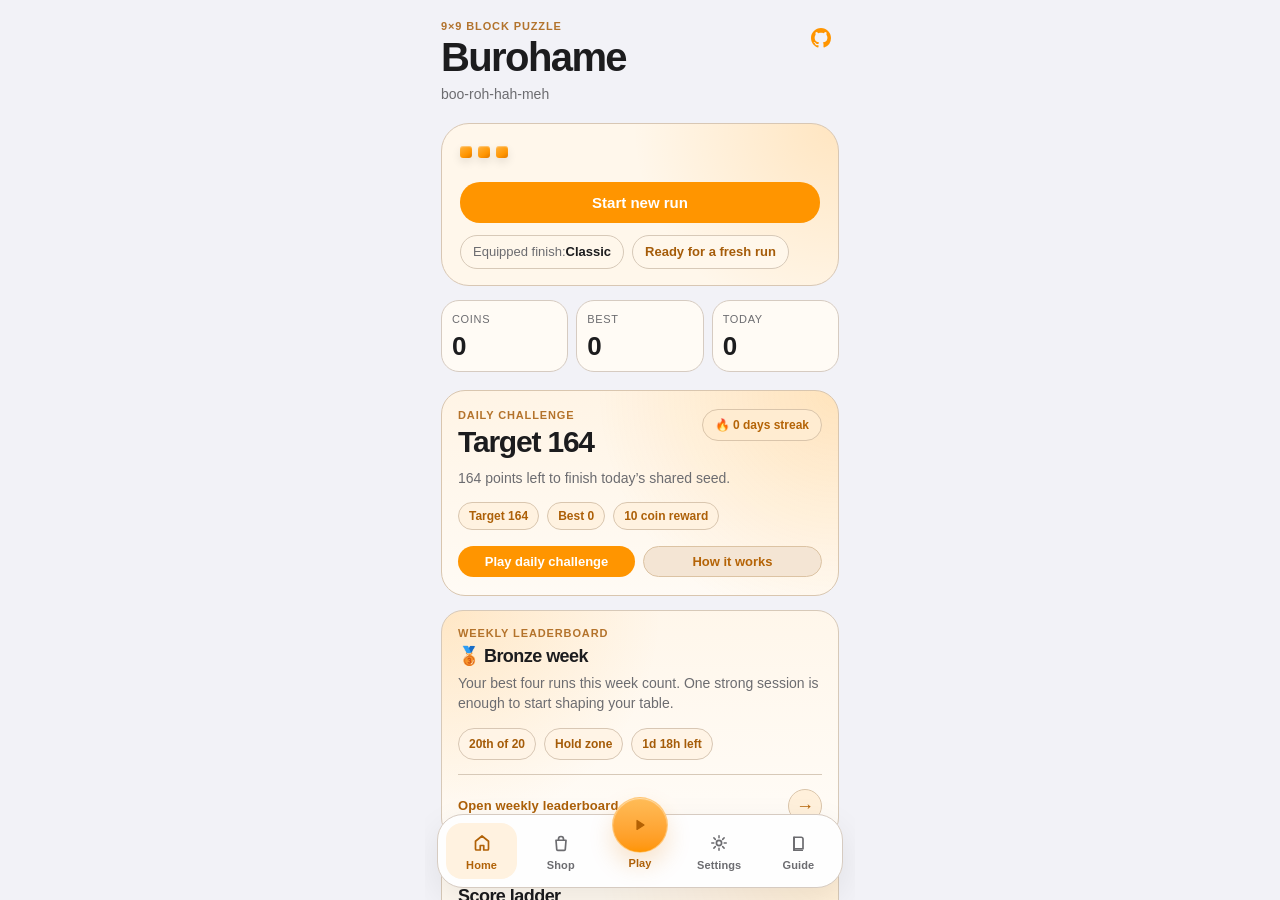
<file: pr-preview/pr-77/index.html>
<!DOCTYPE html>
<html lang="en">
<head>
  <meta charset="UTF-8">
  <meta name="viewport" content="width=device-width, initial-scale=1.0, maximum-scale=1.0, user-scalable=no">
  <meta name="apple-mobile-web-app-capable" content="yes">
  <meta name="apple-mobile-web-app-status-bar-style" content="default">
  <meta name="apple-mobile-web-app-title" content="Burohame">
  <meta name="mobile-web-app-capable" content="yes">
  <meta name="theme-color" content="#f2f2f7">
  <link rel="manifest" href="manifest.json">
  <link rel="apple-touch-icon" href="icon-192.png">
  <title>Burohame</title>
  <link rel="stylesheet" href="styles.css">
</head>
<body>
  <div id="app" data-page="dashboard">

    <section class="page page--dashboard" data-page="dashboard" aria-label="Dashboard">
      <div class="page-scroll page-scroll--dashboard">
        <header class="page-top page-top--dashboard">
          <div>
            <p class="page-kicker">9×9 block puzzle</p>
            <h1>Burohame</h1>
            <p class="page-intro" id="dashboard-intro">boo-roh-hah-meh</p>
          </div>
          <a class="icon-btn" href="https://github.com/Bigalan09/Burohame" target="_blank" rel="noopener noreferrer" aria-label="GitHub repository">
            <svg width="20" height="20" viewBox="0 0 16 16" fill="currentColor" aria-hidden="true">
              <path d="M8 0C3.58 0 0 3.58 0 8c0 3.54 2.29 6.53 5.47 7.59.4.07.55-.17.55-.38 0-.19-.01-.82-.01-1.49-2.01.37-2.53-.49-2.69-.94-.09-.23-.48-.94-.82-1.13-.28-.15-.68-.52-.01-.53.63-.01 1.08.58 1.23.82.72 1.21 1.87.87 2.33.66.07-.52.28-.87.51-1.07-1.78-.2-3.64-.89-3.64-3.95 0-.87.31-1.59.82-2.15-.08-.2-.36-1.02.08-2.12 0 0 .67-.21 2.2.82.64-.18 1.32-.27 2-.27s1.36.09 2 .27c1.53-1.04 2.2-.82 2.2-.82.44 1.1.16 1.92.08 2.12.51.56.82 1.27.82 2.15 0 3.07-1.87 3.75-3.65 3.95.29.25.54.73.54 1.48 0 1.07-.01 1.93-.01 2.2 0 .21.15.46.55.38A8.01 8.01 0 0016 8c0-4.42-3.58-8-8-8z"/>
            </svg>
          </a>
        </header>

        <section class="dash-hero" aria-label="Start playing">
          <div class="dash-mark" aria-hidden="true">
            <span></span>
            <span></span>
            <span></span>
          </div>
          <div class="dash-actions">
            <button class="pill-btn wide" id="btn-dashboard-continue">Continue run</button>
            <button class="pill-btn wide pill-btn--secondary" id="btn-dashboard-new">Start new run</button>
          </div>
          <div class="dash-hero-meta" aria-label="Current dashboard status">
            <p class="dash-hero-note">Equipped finish: <strong id="dashboard-finish">Classic</strong></p>
            <span class="dash-hero-chip" id="dashboard-run-state">Ready for a fresh run</span>
          </div>
        </section>

        <section class="dashboard-stats" aria-label="Dashboard statistics">
          <article class="dashboard-stat">
            <span>Coins</span>
            <strong id="dashboard-coins">0</strong>
          </article>
          <article class="dashboard-stat">
            <span>Best</span>
            <strong id="dashboard-best">0</strong>
          </article>
          <article class="dashboard-stat">
            <span>Today</span>
            <strong id="dashboard-today">0</strong>
          </article>
        </section>

        <section class="dashboard-retention" aria-label="Extras">
          <section class="dashboard-challenge" aria-label="Daily challenge status">
            <div class="dashboard-challenge__head">
              <div>
                <span class="dashboard-challenge__kicker">Daily challenge</span>
                <h2 id="dashboard-daily-title">Ready for today</h2>
              </div>
              <span class="dashboard-challenge__streak" id="dashboard-daily-streak">🔥 0 day streak</span>
            </div>
            <p class="dashboard-challenge__copy" id="dashboard-daily-copy">A fresh seeded board is ready.</p>
            <div class="dashboard-challenge__meta">
              <span id="dashboard-daily-target">Target 0</span>
              <span id="dashboard-daily-best">Best 0</span>
              <span id="dashboard-daily-reward">0 coin reward</span>
            </div>
            <div class="dashboard-challenge__actions">
              <button class="pill-btn" id="btn-dashboard-daily-play" type="button">Play daily challenge</button>
              <button class="pill-btn pill-btn--secondary" id="btn-dashboard-daily-info" type="button">How it works</button>
            </div>
          </section>

          <div class="retention-links">
            <button class="retention-link retention-link--weekly" id="btn-dashboard-weekly-page" type="button" aria-label="Open weekly leaderboard page">
              <span class="retention-link__kicker">Weekly leaderboard</span>
              <strong id="dashboard-weekly-card-title">Bronze week</strong>
              <p id="dashboard-weekly-card-copy">Your best four runs shape the table.</p>
              <div class="retention-link__meta">
                <span id="dashboard-weekly-card-rank">20th of 20</span>
                <span id="dashboard-weekly-card-zone">Hold zone</span>
                <span id="dashboard-weekly-card-countdown">0h left</span>
              </div>
              <div class="retention-link__footer" aria-hidden="true">
                <span class="retention-link__cta">Open weekly leaderboard</span>
                <span class="retention-link__arrow">→</span>
              </div>
            </button>

            <button class="retention-link" id="btn-dashboard-quests-page" type="button" aria-label="Open quest chains page">
              <span class="retention-link__kicker">Quest chains</span>
              <strong id="dashboard-quest-card-title">Weekly routes</strong>
              <p id="dashboard-quest-card-copy">Ordered objectives unlock one step at a time.</p>
              <div class="retention-link__meta">
                <span id="dashboard-quest-card-progress">0/0 chains complete</span>
                <span id="dashboard-quest-card-timer">0h left</span>
              </div>
              <div class="retention-link__footer" aria-hidden="true">
                <span class="retention-link__cta">Open quest chains</span>
                <span class="retention-link__arrow">→</span>
              </div>
            </button>

            <button class="retention-link" id="btn-dashboard-missions-page" type="button" aria-label="Open daily missions page">
              <span class="retention-link__kicker">Daily missions</span>
              <strong id="dashboard-mission-card-title">Today’s goals</strong>
              <p id="dashboard-mission-copy">Fresh goals are on the way.</p>
              <div class="retention-link__meta">
                <span id="dashboard-mission-card-progress">0/0 completed</span>
                <span class="dashboard-mission-pill" id="mission-badge" hidden>0/0</span>
              </div>
              <div class="retention-link__footer" aria-hidden="true">
                <span class="retention-link__cta">Open daily missions</span>
                <span class="retention-link__arrow">→</span>
              </div>
            </button>
          </div>
        </section>
      </div>
    </section>

    <section class="page page--weekly" data-page="weekly" aria-label="Weekly leaderboard">
      <div class="page-scroll">
        <header class="page-top">
          <div>
            <p class="page-kicker">Best four runs</p>
            <h2>Weekly leaderboard</h2>
            <p class="page-intro">Every week you sit in a calm league. Only your strongest four runs count, so quality beats grind.</p>
          </div>
          <button class="icon-btn" data-back-page="dashboard" aria-label="Back to dashboard" type="button">
            <svg width="20" height="20" viewBox="0 0 20 20" fill="none" aria-hidden="true">
              <path d="M11.75 4.5L6 10l5.75 5.5" stroke="currentColor" stroke-width="1.9" stroke-linecap="round" stroke-linejoin="round"/>
            </svg>
          </button>
        </header>

        <section class="dashboard-weekly page-panel page-panel--retention" aria-label="Weekly ladder and leagues">
          <div class="dashboard-weekly__head">
            <div>
              <span class="dashboard-weekly__kicker">Weekly ladder</span>
              <h2 id="weekly-page-title">Bronze week</h2>
            </div>
            <span class="dashboard-weekly__countdown" id="weekly-page-countdown">0h left</span>
          </div>
          <p class="dashboard-weekly__copy" id="weekly-page-copy">Your best four runs this week count towards a calm, low-pressure league table.</p>
          <div class="dashboard-weekly__result" id="weekly-page-result-banner" hidden>
            <strong id="weekly-page-result-title">Last week settled</strong>
            <span id="weekly-page-result-copy">Coins and unlocks land automatically at the weekly reset.</span>
          </div>
          <div class="dashboard-weekly__stats">
            <article>
              <span>League</span>
              <strong id="weekly-page-league">Bronze</strong>
            </article>
            <article>
              <span>Score</span>
              <strong id="weekly-page-score">0</strong>
            </article>
            <article>
              <span>Rank</span>
              <strong id="weekly-page-rank">20th</strong>
            </article>
          </div>
          <div class="dashboard-weekly__meta">
            <span id="weekly-page-band">Steady pack</span>
            <span id="weekly-page-zone">Hold zone</span>
            <span id="weekly-page-runs">0/4 counted</span>
          </div>
          <div class="dashboard-weekly__progress">
            <div class="dashboard-weekly__progress-copy">
              <strong id="weekly-page-next-step">One good run can change your week.</strong>
              <span id="weekly-page-reward">Weekly reward preview · 0 coins</span>
            </div>
            <div class="dashboard-weekly__best-runs" id="weekly-page-best-runs" aria-label="Counted weekly runs"></div>
          </div>
        </section>
      </div>
    </section>

    <section class="page page--quests" data-page="quests" aria-label="Quest chains">
      <div class="page-scroll">
        <header class="page-top">
          <div>
            <p class="page-kicker">Weekly routes</p>
            <h2>Quest chains</h2>
            <p class="page-intro">Longer routes unfold one step at a time through the week, then pay out the bigger rewards when the chain is complete.</p>
          </div>
          <button class="icon-btn" data-back-page="dashboard" aria-label="Back to dashboard" type="button">
            <svg width="20" height="20" viewBox="0 0 20 20" fill="none" aria-hidden="true">
              <path d="M11.75 4.5L6 10l5.75 5.5" stroke="currentColor" stroke-width="1.9" stroke-linecap="round" stroke-linejoin="round"/>
            </svg>
          </button>
        </header>

        <div class="page-panel page-panel--goals page-panel--retention">
          <div class="missions-head">
            <div>
              <h2>Quest chains</h2>
              <p id="quests-subtitle">Ordered objectives unlock one step at a time across the week.</p>
            </div>
            <span class="missions-count" id="quests-count">0/0 chains complete</span>
          </div>
          <div id="quest-list" class="missions-list" aria-live="polite"></div>
          <button class="pill-btn wide pill-btn--secondary retention-back-btn" data-back-page="dashboard" type="button">Back to dashboard</button>
        </div>
      </div>
    </section>

    <section class="page page--missions" data-page="missions" aria-label="Daily missions">
      <div class="page-scroll">
        <header class="page-top">
          <div>
            <p class="page-kicker">Daily goals</p>
            <h2>Daily missions</h2>
            <p class="page-intro">Short one-step goals refresh each day, settle rewards automatically, and give you a clear next nudge.</p>
          </div>
          <button class="icon-btn" data-back-page="dashboard" aria-label="Back to dashboard" type="button">
            <svg width="20" height="20" viewBox="0 0 20 20" fill="none" aria-hidden="true">
              <path d="M11.75 4.5L6 10l5.75 5.5" stroke="currentColor" stroke-width="1.9" stroke-linecap="round" stroke-linejoin="round"/>
            </svg>
          </button>
        </header>

        <div class="page-panel page-panel--goals page-panel--retention">
          <div class="missions-head">
            <div>
              <h2>Daily missions</h2>
              <p id="missions-subtitle">Fresh goals are on the way.</p>
            </div>
            <span class="missions-count" id="missions-count">0/0 completed</span>
          </div>
          <div id="missions-list" class="missions-list" aria-live="polite"></div>
          <button class="pill-btn wide pill-btn--secondary retention-back-btn" data-back-page="dashboard" type="button">Back to dashboard</button>
        </div>
      </div>
    </section>

    <section class="page page--game" data-page="game" aria-label="Game">
      <header id="hdr">
        <button class="icon-btn" id="btn-game-back" aria-label="Back to dashboard" type="button">
          <svg width="20" height="20" viewBox="0 0 20 20" fill="none" aria-hidden="true">
            <path d="M11.75 4.5L6 10l5.75 5.5" stroke="currentColor" stroke-width="1.9" stroke-linecap="round" stroke-linejoin="round"/>
          </svg>
        </button>
        <div id="score-wrap">
          <div id="score-main">0</div>
          <div id="score-sub">
            <span id="session-mode-badge" class="session-mode-badge" hidden>Daily challenge</span>
            <span>Today&nbsp;<span id="today-val">0</span></span>
            <span>🏆&nbsp;<span id="best-val">0</span></span>
            <span class="coins-stat" aria-live="polite" aria-label="Coins">🪙&nbsp;<span id="coin-balance">0</span></span>
          </div>
        </div>
        <div class="header-actions">
          <button class="icon-btn" id="btn-quick-settings" aria-label="Quick settings" type="button">
            <svg width="20" height="20" viewBox="0 0 20 20" fill="none" aria-hidden="true">
              <circle cx="10" cy="10" r="2.5" stroke="currentColor" stroke-width="2"/>
              <path d="M10 1.5v2M10 16.5v2M1.5 10h2M16.5 10h2M4.1 4.1l1.4 1.4M14.5 14.5l1.4 1.4M4.1 15.9l1.4-1.4M14.5 5.5l1.4-1.4" stroke="currentColor" stroke-width="1.8" stroke-linecap="round"/>
            </svg>
          </button>
        </div>
      </header>

      <main id="main">
        <div id="board-wrap">
          <div id="board"></div>
        </div>

        <div id="coach-panel" hidden>
          <div id="health-row">
            <span class="metric" id="m-holes">Holes&nbsp;<b>0</b></span>
            <span class="metric" id="m-lanes">Lanes&nbsp;<b>18</b></span>
            <span class="metric" id="m-centre">Centre&nbsp;<b>ok</b></span>
            <span class="metric" id="m-combo">Combo&nbsp;<b>0</b></span>
          </div>
          <div id="strategy-note"></div>
          <div id="move-eval"></div>
          <div id="train-btns">
            <button class="pill-btn" id="btn-hint">💡 Hint</button>
            <button class="pill-btn" id="btn-restart">↺ Restart</button>
          </div>
        </div>

        <div id="rack"></div>
      </main>
    </section>

    <section class="page page--shop" data-page="shop" aria-label="Shop">
      <div class="page-scroll">
        <header class="page-top">
          <div>
            <p class="page-kicker">Collection</p>
            <h2>Shop</h2>
            <p class="page-intro">Spend coins on colourways and finishes, then equip your favourites for the next run.</p>
          </div>
        </header>

        <div class="page-panel page-panel--shop">
          <div class="collection-head">
            <div>
              <h3>Colourways</h3>
              <p id="colorway-subtitle">Unlock new block colours for future runs.</p>
            </div>
            <span class="missions-count" id="collection-balance">🪙 0</span>
          </div>
          <div id="colorway-list" class="collection-list" aria-live="polite"></div>
        </div>

        <div class="page-panel page-panel--shop">
          <div class="collection-head">
            <div>
              <h3>Block finishes</h3>
              <p id="collection-subtitle">Unlock a finish with coins, then equip it.</p>
            </div>
          </div>
          <div id="collection-list" class="collection-list" aria-live="polite"></div>
        </div>
      </div>
    </section>

    <section class="page page--settings" data-page="settings" aria-label="Settings">
      <div class="page-scroll">
        <header class="page-top">
          <div>
            <p class="page-kicker">Tune play</p>
            <h2>Settings</h2>
            <p class="page-intro">Adjust how the game feels and looks.</p>
          </div>
        </header>

        <div class="page-panel settings-page-panel">
          <label class="tog-row">
            <span>Coach Mode</span>
            <span class="tog-wrap">
              <input type="checkbox" id="page-chk-coach">
              <span class="tog-track"><span class="tog-thumb"></span></span>
            </span>
          </label>
          <label class="tog-row">
            <span>Extended Pieces</span>
            <span class="tog-wrap">
              <input type="checkbox" id="page-chk-extended">
              <span class="tog-track"><span class="tog-thumb"></span></span>
            </span>
          </label>
          <label class="tog-row">
            <span>Dark Mode</span>
            <span class="tog-wrap">
              <input type="checkbox" id="page-chk-dark">
              <span class="tog-track"><span class="tog-thumb"></span></span>
            </span>
          </label>
          <div class="setting-row setting-row--stack">
            <div>
              <span>Block Colour</span>
              <small id="page-colour-note">Unlock more colourways in the shop.</small>
            </div>
            <select id="page-sel-color"></select>
          </div>
          <div class="setting-row">
            <span>Pieces per Round</span>
            <select id="page-sel-rack">
              <option value="1">1</option>
              <option value="2">2</option>
              <option value="3">3</option>
            </select>
          </div>
          <div class="setting-row setting-row--stack">
            <div>
              <span>Equipped finish</span>
              <small id="page-equipped-cosmetic-label">Classic finish equipped</small>
            </div>
            <button class="pill-btn pill-btn--secondary" id="btn-settings-shop" type="button">Open shop</button>
          </div>
          <button class="pill-btn wide" id="btn-settings-save" type="button">Save settings</button>
          <button class="pill-btn wide danger" id="btn-clear-data" type="button">🗑️ Clear All Data</button>
        </div>
      </div>
    </section>

    <section class="page page--about" data-page="about" aria-label="About and guide">
      <div class="page-scroll">
        <header class="page-top">
          <div>
            <p class="page-kicker">Guide</p>
            <h2>About and guide</h2>
            <p class="page-intro">Learn the basics and find the project.</p>
          </div>
        </header>

        <div class="page-panel about-panel">
          <section>
            <h3>How to play</h3>
            <ol class="about-list">
              <li>Place every piece in the rack on the 9×9 board.</li>
              <li>Fill rows, columns, or 3×3 boxes to clear them.</li>
              <li>Keep space open so future racks still fit.</li>
            </ol>
          </section>

          <section>
            <h3>Helpful reminders</h3>
            <ul class="about-list">
              <li>Coach Mode spots risky holes and safer lanes.</li>
              <li>Combos matter, but board shape matters more.</li>
              <li>Shop colourways and finishes are cosmetic only, so score still comes first.</li>
            </ul>
          </section>

          <section>
            <h3>Find us</h3>
            <p class="about-copy">Follow development, raise issues, or suggest the next feature on GitHub.</p>
            <a class="pill-btn wide about-link" href="https://github.com/Bigalan09/Burohame" target="_blank" rel="noopener noreferrer">Open GitHub</a>
          </section>
        </div>
      </div>
    </section>

    <div id="ov-quick-settings" class="overlay" hidden>
      <div class="ov-card ov-card--quick-settings">
        <h2>Quick settings</h2>
        <p>Fast adjustments while you are in a run.</p>
        <label class="tog-row">
          <span>Coach Mode</span>
          <span class="tog-wrap">
            <input type="checkbox" id="quick-chk-coach">
            <span class="tog-track"><span class="tog-thumb"></span></span>
          </span>
        </label>
        <label class="tog-row">
          <span>Dark Mode</span>
          <span class="tog-wrap">
            <input type="checkbox" id="quick-chk-dark">
            <span class="tog-track"><span class="tog-thumb"></span></span>
          </span>
        </label>
        <button class="pill-btn wide" id="btn-quick-settings-save" type="button">Apply</button>
        <button class="pill-btn wide pill-btn--secondary" id="btn-quick-settings-close" type="button">Back to game</button>
      </div>
    </div>

    <div id="ov-gameover" class="overlay" hidden>
      <div class="ov-card ov-card--summary">
        <button class="summary-close-btn" id="btn-gameover-dashboard" type="button" aria-label="Back to dashboard">
          <svg width="18" height="18" viewBox="0 0 20 20" fill="none" aria-hidden="true">
            <path d="M11.75 4.5L6 10l5.75 5.5" stroke="currentColor" stroke-width="1.9" stroke-linecap="round" stroke-linejoin="round"/>
          </svg>
        </button>
        <div class="summary-panel summary-panel--main" id="go-summary-main">
          <h2>Game over</h2>
          <p class="summary-intro">Your run rewards are ready.</p>
          <div class="run-summary" aria-label="Run rewards summary">
            <div class="summary-stat summary-stat--score">
              <span class="summary-label">Score</span>
              <strong id="go-score">0</strong>
            </div>
            <div class="summary-stat">
              <span class="summary-label">Best</span>
              <strong id="go-best">0</strong>
            </div>
            <div class="summary-stat summary-stat--coins summary-stat--wide">
              <span class="summary-label">Coins this run</span>
              <strong id="go-coins-earned">0</strong>
            </div>
          </div>
          <p class="summary-balance">Coin balance <strong id="go-coin-total">0</strong></p>
          <section class="summary-continue" id="go-continue-prompt" hidden aria-labelledby="go-continue-title">
            <span class="summary-continue__eyebrow" id="go-continue-eyebrow">One more run</span>
            <h3 id="go-continue-title">A calm nudge for the next run</h3>
            <p id="go-continue-copy">You’re close to something meaningful, so the next run is only one tap away.</p>
            <span class="summary-continue__meta" id="go-continue-meta">Reward · progress nearby</span>
          </section>
          <section class="summary-challenge" id="go-daily-summary" hidden>
            <div class="summary-challenge__head">
              <h3>Daily challenge</h3>
              <span id="go-daily-status">In progress</span>
            </div>
            <p id="go-daily-copy">Today’s target is still waiting for you.</p>
          </section>
          <div class="summary-actions">
            <button class="pill-btn wide summary-primary-btn" id="btn-new" type="button">Start next run</button>
            <button class="pill-btn wide pill-btn--secondary" id="btn-gameover-dashboard-secondary" type="button">Back to dashboard</button>
          </div>
          <button class="summary-details-btn" id="btn-gameover-details" type="button" aria-expanded="false" aria-controls="go-summary-details">View run details</button>
        </div>

        <div class="summary-panel summary-panel--details" id="go-summary-details" hidden>
          <div class="summary-details__header">
            <button class="summary-back-btn" id="btn-gameover-details-back" type="button">Back</button>
            <h3>Run details</h3>
          </div>
          <div class="summary-detail-grid" aria-label="Detailed run statistics">
            <article class="summary-detail-card">
              <span class="summary-label">Total coins</span>
              <strong id="go-detail-coin-total">0</strong>
            </article>
            <article class="summary-detail-card">
              <span class="summary-label">Regions cleared</span>
              <strong id="go-detail-regions">0</strong>
            </article>
            <article class="summary-detail-card">
              <span class="summary-label">Biggest clear</span>
              <strong id="go-detail-biggest-clear">0</strong>
            </article>
            <article class="summary-detail-card">
              <span class="summary-label">Best combo</span>
              <strong id="go-detail-max-combo">0</strong>
            </article>
            <article class="summary-detail-card">
              <span class="summary-label">Racks completed</span>
              <strong id="go-detail-racks">0</strong>
            </article>
            <article class="summary-detail-card">
              <span class="summary-label">Coach mode</span>
              <strong id="go-detail-coach">Off</strong>
            </article>
          </div>
          <section class="run-objectives" aria-labelledby="go-objectives-title">
            <div class="run-objectives__header">
              <h3 id="go-objectives-title">Completed objectives</h3>
              <span id="go-objective-count" class="run-objectives__count">0 cleared</span>
            </div>
            <ul id="go-objectives-list" class="run-objectives__list"></ul>
          </section>
          <section class="run-objectives" id="go-quest-summary" aria-labelledby="go-quest-title">
            <div class="run-objectives__header">
              <h3 id="go-quest-title">Quest chain progress</h3>
              <span id="go-quest-count" class="run-objectives__count">0 updated this run</span>
            </div>
            <ul id="go-quest-list" class="run-objectives__list"></ul>
          </section>
          <div class="summary-actions summary-actions--details">
            <button class="pill-btn wide summary-primary-btn" id="btn-new-details" type="button">Start next run</button>
            <button class="pill-btn wide pill-btn--secondary" id="btn-gameover-dashboard-details" type="button">Back to dashboard</button>
          </div>
        </div>
      </div>
    </div>

    <nav class="bottom-nav" aria-label="Primary">
      <button class="bottom-nav__item" data-nav-page="dashboard" type="button" aria-label="Dashboard">
        <svg width="20" height="20" viewBox="0 0 20 20" fill="none" aria-hidden="true">
          <path d="M3.5 8.25L10 3l6.5 5.25V16a1 1 0 0 1-1 1h-3.75v-4.5h-3.5V17H4.5a1 1 0 0 1-1-1V8.25Z" stroke="currentColor" stroke-width="1.7" stroke-linejoin="round"/>
        </svg>
        <span>Home</span>
      </button>
      <button class="bottom-nav__item" data-nav-page="shop" type="button" aria-label="Shop">
        <svg width="20" height="20" viewBox="0 0 20 20" fill="none" aria-hidden="true">
          <path d="M5 7.25h10l-.75 9.25a1 1 0 0 1-1 .92H6.75a1 1 0 0 1-1-.92L5 7.25Z" stroke="currentColor" stroke-width="1.7" stroke-linejoin="round"/>
          <path d="M7.5 7.25V6a2.5 2.5 0 1 1 5 0v1.25" stroke="currentColor" stroke-width="1.7" stroke-linecap="round"/>
        </svg>
        <span>Shop</span>
      </button>
      <button class="bottom-nav__item bottom-nav__item--play" id="btn-bottom-nav-play" type="button" aria-label="Start new run">
        <span class="bottom-nav__play-disc" aria-hidden="true">
          <svg width="24" height="24" viewBox="0 0 24 24" fill="none">
            <path d="M9 7.5v9l7-4.5-7-4.5Z" fill="currentColor" stroke="currentColor" stroke-width="1.2" stroke-linejoin="round"/>
          </svg>
        </span>
        <span id="bottom-nav-play-label">Play</span>
      </button>
      <button class="bottom-nav__item" data-nav-page="settings" type="button" aria-label="Settings">
        <svg width="20" height="20" viewBox="0 0 20 20" fill="none" aria-hidden="true">
          <circle cx="10" cy="10" r="2.6" stroke="currentColor" stroke-width="1.7"/>
          <path d="M10 2.75v2.1M10 15.15v2.1M4.87 4.87l1.48 1.48M13.65 13.65l1.48 1.48M2.75 10h2.1M15.15 10h2.1M4.87 15.13l1.48-1.48M13.65 6.35l1.48-1.48" stroke="currentColor" stroke-width="1.5" stroke-linecap="round"/>
        </svg>
        <span>Settings</span>
      </button>
      <button class="bottom-nav__item" data-nav-page="about" type="button" aria-label="Guide">
        <svg width="20" height="20" viewBox="0 0 20 20" fill="none" aria-hidden="true">
          <path d="M6 4.25h7.25a1.75 1.75 0 0 1 1.75 1.75v9.75H7.5A1.5 1.5 0 0 0 6 17.25V4.25Z" stroke="currentColor" stroke-width="1.7" stroke-linejoin="round"/>
          <path d="M6 4.25v13m0 0h8.25" stroke="currentColor" stroke-width="1.7" stroke-linecap="round"/>
        </svg>
        <span>Guide</span>
      </button>
    </nav>
  </div>

  <div id="milestone-layer" aria-hidden="true"></div>
  <div id="milestone-live" class="sr-only" aria-live="polite" aria-atomic="true"></div>

  <script src="app.js"></script>
  <script>
    if ('serviceWorker' in navigator) {
      const hadController = !!navigator.serviceWorker.controller;

      window.addEventListener('load', () => {
        navigator.serviceWorker.register('sw.js');
      });

      let refreshing = false;
      navigator.serviceWorker.addEventListener('controllerchange', () => {
        if (hadController && !refreshing) {
          refreshing = true;
          window.location.reload();
        }
      });
    }
  </script>
</body>
</html>
</file>
<file: styles.css>
/* ===== Reset & base ===== */
*, *::before, *::after { box-sizing: border-box; margin: 0; padding: 0; }

:root {
  --bg:        #f2f2f7;
  --bg-card:   #ffffff;
  --border:    #d1d1d6;
  --text:      #1c1c1e;
  --text-2:    #6c6c70;
  --accent:    #ff9500;
  --accent-dk: #e07800;
  --accent-hi: #ffb340;
  --cell-alt:  rgba(0,0,0,0.04);
  --preview-ok:  rgba(80,200,80,0.45);
  --preview-bad: rgba(220,50,50,0.35);
  --preview-clr: rgba(255,215,0,0.55);
  --hint-cell:   rgba(90,150,255,0.55);
  --hint-cell-2: rgba(255,160,40,0.55);
  --hint-cell-3: rgba(60,200,120,0.55);
  --radius:    14px;
  --block-radius: 1px;
  --block-border: transparent;
  --block-board-fill: linear-gradient(145deg, var(--accent-hi) 0%, var(--accent) 50%, var(--accent-dk) 100%);
  --block-piece-fill: linear-gradient(145deg, var(--accent-hi) 0%, var(--accent) 55%, var(--accent-dk) 100%);
  --block-board-shadow: inset 0 1px 2px rgba(255,255,255,0.45),
                        inset 0 -1px 2px rgba(0,0,0,0.20);
  --block-piece-shadow: inset 0 1px 2px rgba(255,255,255,0.5),
                        inset 0 -1px 2px rgba(0,0,0,0.20),
                        0 2px 4px rgba(0,0,0,0.18);
  --block-ghost-shadow: inset 0 1px 3px rgba(255,255,255,0.5),
                        inset 0 -1px 2px rgba(0,0,0,0.20),
                        0 4px 10px rgba(0,0,0,0.30);
}

/* ===== Colour themes ===== */
[data-color="orange"] { --accent: #ff9500; --accent-dk: #e07800; --accent-hi: #ffb340; }
[data-color="blue"]   { --accent: #007aff; --accent-dk: #005ec4; --accent-hi: #4da3ff; }
[data-color="green"]  { --accent: #34c759; --accent-dk: #248a3d; --accent-hi: #6ee08b; }
[data-color="purple"] { --accent: #af52de; --accent-dk: #8944ab; --accent-hi: #c77deb; }
[data-color="red"]    { --accent: #ff3b30; --accent-dk: #d4264a; --accent-hi: #ff6b60; }
[data-color="teal"]   { --accent: #5ac8fa; --accent-dk: #3aabd6; --accent-hi: #8bdbff; }
[data-color="pink"]   { --accent: #ff2d55; --accent-dk: #d4264a; --accent-hi: #ff6b88; }
[data-color="gold"]   { --accent: #f4c430; --accent-dk: #b8860b; --accent-hi: #ffe078; }
[data-color="indigo"] { --accent: #5c6ac4; --accent-dk: #2f3a8f; --accent-hi: #a8b1ff; }
[data-color="mint"]   { --accent: #47d7ac; --accent-dk: #1e9a79; --accent-hi: #9af2d6; }
[data-color="coral"]  { --accent: #ff7f50; --accent-dk: #d4552d; --accent-hi: #ffb39c; }
[data-color="slate"]  { --accent: #7082a8; --accent-dk: #41506c; --accent-hi: #b9c5de; }
[data-color="violet"] { --accent: #a855f7; --accent-dk: #6d28d9; --accent-hi: #d9a0ff; }

/* ===== Cosmetics ===== */
[data-cosmetic="satin"] {
  --block-radius: 6px;
  --block-border: color-mix(in srgb, var(--accent-hi) 52%, rgba(255,255,255,0.35));
  --block-board-fill: linear-gradient(160deg, color-mix(in srgb, var(--accent-hi) 80%, #fff) 0%, var(--accent) 48%, color-mix(in srgb, var(--accent-dk) 88%, #5f3a00) 100%);
  --block-piece-fill: linear-gradient(160deg, color-mix(in srgb, var(--accent-hi) 84%, #fff) 0%, var(--accent) 56%, color-mix(in srgb, var(--accent-dk) 88%, #684000) 100%);
}

[data-cosmetic="carbon"] {
  --block-radius: 3px;
  --block-border: color-mix(in srgb, var(--accent-dk) 58%, rgba(0,0,0,0.55));
  --block-board-fill: linear-gradient(180deg, color-mix(in srgb, var(--accent) 72%, #3d3d42) 0%, color-mix(in srgb, var(--accent-dk) 72%, #1d1d1f) 100%);
  --block-piece-fill: linear-gradient(180deg, color-mix(in srgb, var(--accent) 68%, #525257) 0%, color-mix(in srgb, var(--accent-dk) 78%, #1d1d1f) 100%);
  --block-board-shadow: inset 0 1px 0 rgba(255,255,255,0.16),
                        inset 0 -1px 0 rgba(0,0,0,0.35);
  --block-piece-shadow: inset 0 1px 0 rgba(255,255,255,0.18),
                        inset 0 -1px 0 rgba(0,0,0,0.42),
                        0 2px 7px rgba(0,0,0,0.16);
  --block-ghost-shadow: inset 0 1px 0 rgba(255,255,255,0.18),
                        inset 0 -1px 0 rgba(0,0,0,0.42),
                        0 6px 14px rgba(0,0,0,0.28);
}

[data-cosmetic="prism"] {
  --block-radius: 8px;
  --block-border: color-mix(in srgb, var(--accent-hi) 64%, rgba(255,255,255,0.48));
  --block-board-fill: linear-gradient(135deg, color-mix(in srgb, var(--accent-hi) 96%, white) 0%, color-mix(in srgb, var(--accent) 88%, #ffffff) 32%, color-mix(in srgb, var(--accent-dk) 82%, #3b124b) 100%);
  --block-piece-fill: linear-gradient(135deg, color-mix(in srgb, var(--accent-hi) 96%, white) 0%, color-mix(in srgb, var(--accent) 90%, #ffffff) 36%, color-mix(in srgb, var(--accent-dk) 82%, #401651) 100%);
  --block-board-shadow: inset 0 1px 3px rgba(255,255,255,0.56),
                        inset 0 -1px 3px rgba(0,0,0,0.14),
                        0 0 0 1px rgba(255,255,255,0.1);
  --block-piece-shadow: inset 0 1px 3px rgba(255,255,255,0.56),
                        inset 0 -1px 3px rgba(0,0,0,0.16),
                        0 4px 10px rgba(0,0,0,0.18);
  --block-ghost-shadow: inset 0 1px 4px rgba(255,255,255,0.56),
                        inset 0 -1px 3px rgba(0,0,0,0.18),
                        0 8px 18px rgba(0,0,0,0.26);
}

[data-cosmetic="heirloom"] {
  --block-radius: 7px;
  --block-border: color-mix(in srgb, #f7e2a3 68%, rgba(255,255,255,0.34));
  --block-board-fill: linear-gradient(145deg, #fff5cf 0%, #eac772 32%, #ba8741 68%, #7b4e1c 100%);
  --block-piece-fill: linear-gradient(145deg, #fff7dc 0%, #f0d48c 34%, #c79246 70%, #7b4e1c 100%);
  --block-board-shadow: inset 0 1px 2px rgba(255,255,255,0.5),
                        inset 0 -1px 2px rgba(64,35,0,0.24);
  --block-piece-shadow: inset 0 1px 3px rgba(255,255,255,0.54),
                        inset 0 -1px 2px rgba(65,37,0,0.24),
                        0 4px 10px rgba(72,44,0,0.18);
  --block-ghost-shadow: inset 0 1px 4px rgba(255,255,255,0.56),
                        inset 0 -1px 3px rgba(65,37,0,0.26),
                        0 8px 18px rgba(72,44,0,0.28);
}

[data-cosmetic="obsidian"] {
  --block-radius: 4px;
  --block-border: color-mix(in srgb, var(--accent-hi) 26%, rgba(255,255,255,0.14));
  --block-board-fill: linear-gradient(165deg, color-mix(in srgb, var(--accent-hi) 24%, #252734) 0%, #1a1c26 44%, #090a11 100%);
  --block-piece-fill: linear-gradient(165deg, color-mix(in srgb, var(--accent-hi) 30%, #2f3142) 0%, #1d2030 48%, #090a11 100%);
  --block-board-shadow: inset 0 1px 0 rgba(255,255,255,0.1),
                        inset 0 -1px 0 rgba(0,0,0,0.5);
  --block-piece-shadow: inset 0 1px 0 rgba(255,255,255,0.12),
                        inset 0 -1px 0 rgba(0,0,0,0.58),
                        0 5px 14px rgba(0,0,0,0.36);
  --block-ghost-shadow: inset 0 1px 1px rgba(255,255,255,0.14),
                        inset 0 -1px 0 rgba(0,0,0,0.6),
                        0 8px 16px rgba(0,0,0,0.4);
}

[data-cosmetic="opal"] {
  --block-radius: 9px;
  --block-border: color-mix(in srgb, var(--accent-hi) 58%, rgba(255,255,255,0.42));
  --block-board-fill: linear-gradient(145deg, color-mix(in srgb, var(--accent-hi) 90%, #ffffff) 0%, color-mix(in srgb, var(--accent) 62%, #f7f3ff) 42%, color-mix(in srgb, var(--accent-dk) 58%, #d4c8ff) 100%);
  --block-piece-fill: linear-gradient(145deg, color-mix(in srgb, var(--accent-hi) 94%, #ffffff) 0%, color-mix(in srgb, var(--accent) 70%, #faf7ff) 45%, color-mix(in srgb, var(--accent-dk) 62%, #c3b4ff) 100%);
  --block-board-shadow: inset 0 1px 3px rgba(255,255,255,0.64),
                        inset 0 -1px 2px rgba(74,58,112,0.18);
  --block-piece-shadow: inset 0 1px 4px rgba(255,255,255,0.66),
                        inset 0 -1px 2px rgba(72,53,114,0.2),
                        0 5px 12px rgba(60,44,95,0.2);
  --block-ghost-shadow: inset 0 1px 4px rgba(255,255,255,0.68),
                        inset 0 -1px 2px rgba(72,53,114,0.24),
                        0 8px 16px rgba(60,44,95,0.26);
}

[data-cosmetic="neon"] {
  --block-radius: 5px;
  --block-border: color-mix(in srgb, var(--accent-hi) 72%, rgba(255,255,255,0.58));
  --block-board-fill: linear-gradient(180deg, color-mix(in srgb, var(--accent-hi) 92%, #ffffff) 0%, color-mix(in srgb, var(--accent) 82%, #f2f7ff) 38%, color-mix(in srgb, var(--accent-dk) 80%, #110f2f) 100%);
  --block-piece-fill: linear-gradient(180deg, color-mix(in srgb, var(--accent-hi) 96%, #ffffff) 0%, color-mix(in srgb, var(--accent) 88%, #f4f8ff) 42%, color-mix(in srgb, var(--accent-dk) 82%, #0d0c2a) 100%);
  --block-board-shadow: inset 0 1px 3px rgba(255,255,255,0.68),
                        inset 0 -1px 2px rgba(9,8,36,0.26),
                        0 0 0 1px color-mix(in srgb, var(--accent-hi) 30%, transparent);
  --block-piece-shadow: inset 0 1px 4px rgba(255,255,255,0.72),
                        inset 0 -1px 2px rgba(9,8,36,0.32),
                        0 0 12px color-mix(in srgb, var(--accent) 26%, transparent);
  --block-ghost-shadow: inset 0 1px 4px rgba(255,255,255,0.74),
                        inset 0 -1px 2px rgba(9,8,36,0.34),
                        0 0 16px color-mix(in srgb, var(--accent) 30%, transparent);
}

[data-cosmetic="linen"] {
  --block-radius: 6px;
  --block-border: color-mix(in srgb, var(--accent-dk) 18%, rgba(0,0,0,0.24));
  --block-board-fill: linear-gradient(170deg, color-mix(in srgb, var(--accent-hi) 42%, #f7f1e7) 0%, color-mix(in srgb, var(--accent) 34%, #ece2d4) 50%, color-mix(in srgb, var(--accent-dk) 24%, #d2c2ab) 100%);
  --block-piece-fill: linear-gradient(170deg, color-mix(in srgb, var(--accent-hi) 48%, #faf4ea) 0%, color-mix(in srgb, var(--accent) 36%, #f1e7d8) 52%, color-mix(in srgb, var(--accent-dk) 26%, #d8c6ad) 100%);
  --block-board-shadow: inset 0 1px 2px rgba(255,255,255,0.46),
                        inset 0 -1px 2px rgba(89,68,42,0.16);
  --block-piece-shadow: inset 0 1px 3px rgba(255,255,255,0.52),
                        inset 0 -1px 2px rgba(89,68,42,0.2),
                        0 3px 8px rgba(89,68,42,0.16);
  --block-ghost-shadow: inset 0 1px 3px rgba(255,255,255,0.54),
                        inset 0 -1px 2px rgba(89,68,42,0.24),
                        0 7px 14px rgba(89,68,42,0.2);
}

[data-cosmetic="holo"] {
  --block-radius: 8px;
  --block-border: color-mix(in srgb, var(--accent-hi) 70%, rgba(255,255,255,0.5));
  --block-board-fill: linear-gradient(130deg, #eaffff 0%, #bdf8ff 22%, #b6d5ff 42%, #d3c4ff 62%, #b9f8df 82%, #eaffff 100%);
  --block-piece-fill: linear-gradient(130deg, #f4feff 0%, #cbffff 20%, #c3e0ff 42%, #dfd2ff 62%, #c8ffe8 82%, #f4feff 100%);
  --block-board-shadow: inset 0 1px 3px rgba(255,255,255,0.72),
                        inset 0 -1px 2px rgba(34,74,96,0.2),
                        0 0 0 1px color-mix(in srgb, var(--accent-hi) 28%, transparent);
  --block-piece-shadow: inset 0 1px 4px rgba(255,255,255,0.75),
                        inset 0 -1px 2px rgba(34,74,96,0.24),
                        0 0 14px color-mix(in srgb, var(--accent) 30%, transparent);
  --block-ghost-shadow: inset 0 1px 4px rgba(255,255,255,0.76),
                        inset 0 -1px 2px rgba(34,74,96,0.28),
                        0 0 18px color-mix(in srgb, var(--accent) 34%, transparent);
}

[data-cosmetic="plasma"] {
  --block-radius: 6px;
  --block-border: color-mix(in srgb, var(--accent-hi) 74%, rgba(255,255,255,0.56));
  --block-board-fill: linear-gradient(145deg, #fff2ff 0%, #ff92eb 24%, #ff5a9c 42%, #a448ff 64%, #4d56ff 84%, #8bf0ff 100%);
  --block-piece-fill: linear-gradient(145deg, #fff8ff 0%, #ffb8f2 20%, #ff729d 40%, #bf61ff 62%, #656aff 82%, #a7ffff 100%);
  --block-board-shadow: inset 0 1px 3px rgba(255,255,255,0.58),
                        inset 0 -1px 3px rgba(34,10,54,0.34),
                        0 0 0 1px color-mix(in srgb, var(--accent) 35%, transparent);
  --block-piece-shadow: inset 0 1px 4px rgba(255,255,255,0.62),
                        inset 0 -1px 3px rgba(34,10,54,0.42),
                        0 0 16px color-mix(in srgb, var(--accent-hi) 38%, transparent);
  --block-ghost-shadow: inset 0 1px 4px rgba(255,255,255,0.64),
                        inset 0 -1px 3px rgba(34,10,54,0.46),
                        0 0 20px color-mix(in srgb, var(--accent-hi) 42%, transparent);
}

/* ===== Dark mode ===== */
[data-theme="dark"] {
  --bg:        #1c1c1e;
  --bg-card:   #2c2c2e;
  --border:    #3a3a3c;
  --text:      #f2f2f7;
  --text-2:    #aeaeb2;
  --cell-alt:  rgba(255,255,255,0.06);
  --preview-ok:  rgba(80,200,80,0.50);
  --preview-bad: rgba(220,50,50,0.40);
  --preview-clr: rgba(255,215,0,0.60);
  --hint-cell:   rgba(90,150,255,0.60);
  --hint-cell-2: rgba(255,160,40,0.65);
  --hint-cell-3: rgba(60,200,120,0.65);
}

html, body {
  height: 100%;
  background: var(--bg);
  color: var(--text);
  font-family: -apple-system, BlinkMacSystemFont, "Segoe UI", sans-serif;
  -webkit-tap-highlight-color: transparent;
  overflow: hidden;
  touch-action: none;
  user-select: none;
  -webkit-user-select: none;
}

body.app-loading #app {
  visibility: hidden;
}

.app-loading-screen {
  position: fixed;
  inset: 0;
  z-index: 9999;
  display: grid;
  place-items: center;
  padding: 20px;
  background:
    radial-gradient(circle at 50% 0%, color-mix(in srgb, var(--accent) 14%, transparent), transparent 56%),
    var(--bg);
  transition: opacity 220ms ease, visibility 220ms ease;
}

.app-loading-screen.is-hidden {
  opacity: 0;
  visibility: hidden;
  pointer-events: none;
}

.app-loading-screen__card {
  width: min(320px, 100%);
  padding: 20px;
  border-radius: 20px;
  background: color-mix(in srgb, var(--accent) 6%, var(--bg-card));
  border: 1px solid color-mix(in srgb, var(--accent) 12%, var(--border));
  text-align: center;
}

.app-loading-screen__spinner {
  width: 34px;
  height: 34px;
  margin: 0 auto 12px;
  border-radius: 50%;
  border: 3px solid color-mix(in srgb, var(--accent) 26%, var(--border));
  border-top-color: var(--accent);
  animation: appLoadingSpin 0.85s linear infinite;
}

.app-loading-screen__title {
  font-size: 18px;
  font-weight: 700;
  letter-spacing: -0.01em;
}

.app-loading-screen__copy {
  margin-top: 8px;
  color: var(--text-2);
  font-size: 14px;
  line-height: 1.4;
}

@keyframes appLoadingSpin {
  to { transform: rotate(360deg); }
}

#app {
  height: 100vh;      /* fallback for older browsers */
  height: 100dvh;     /* dynamic viewport – avoids iOS URL-bar overlap */
  max-width: 430px;
  margin: 0 auto;
  overflow: hidden;
  position: relative;
}

.page {
  display: none;
  flex-direction: column;
  height: 100%;
  min-height: 0;
}

#app[data-page="dashboard"] .page[data-page="dashboard"],
#app[data-page="daily-challenge"] .page[data-page="daily-challenge"],
#app[data-page="weekly"] .page[data-page="weekly"],
#app[data-page="quests"] .page[data-page="quests"],
#app[data-page="missions"] .page[data-page="missions"],
#app[data-page="game"] .page[data-page="game"],
#app[data-page="shop"] .page[data-page="shop"],
#app[data-page="settings"] .page[data-page="settings"],
#app[data-page="badges"] .page[data-page="badges"],
#app[data-page="about"] .page[data-page="about"] {
  display: flex;
}

.page-scroll {
  flex: 1;
  min-height: 0;
  overflow-y: auto;
  padding: 18px 16px calc(110px + env(safe-area-inset-bottom, 0px));
}

.page-scroll--dashboard {
  padding-top: 20px;
}

.page--game #main {
  padding-bottom: 12px;
}

.page-top {
  display: flex;
  align-items: flex-start;
  gap: 12px;
  margin-bottom: 18px;
}

.page-top > div {
  flex: 1;
  min-width: 0;
}

.page-top > .header-actions {
  flex: 0 0 auto;
  min-width: auto;
  margin-left: auto;
}

.shop-balance {
  margin-left: auto;
  white-space: nowrap;
}

.page-kicker {
  font-size: 11px;
  font-weight: 800;
  text-transform: uppercase;
  letter-spacing: 0.08em;
  color: color-mix(in srgb, var(--accent-dk) 60%, var(--text-2));
}

.page-top h1,
.page-top h2 {
  margin-top: 6px;
  font-size: clamp(30px, 8vw, 40px);
  line-height: 0.96;
  letter-spacing: -0.04em;
}

.page-top h2 {
  font-size: clamp(24px, 6vw, 32px);
}

.page-intro {
  margin-top: 8px;
  font-size: 14px;
  line-height: 1.45;
  color: var(--text-2);
}

.page-panel {
  padding: 16px;
  border-radius: 22px;
  background: color-mix(in srgb, var(--accent) 5%, var(--bg-card));
  border: 1px solid color-mix(in srgb, var(--accent) 10%, var(--border));
}

.page-panel--goals {
  padding: 18px 16px;
}

.dash-hero {
  padding: 20px 18px 18px;
  border-radius: 28px;
  background:
    radial-gradient(circle at top right, color-mix(in srgb, var(--accent) 12%, transparent), transparent 52%),
    color-mix(in srgb, var(--accent) 6%, var(--bg-card));
  border: 1px solid color-mix(in srgb, var(--accent) 16%, var(--border));
}

.dash-hero--calm {
  display: grid;
  gap: 10px;
}

.dash-hero__value {
  font-size: 13px;
  line-height: 1.4;
  color: var(--text-2);
}

.dash-mark {
  display: inline-grid;
  grid-template-columns: repeat(3, 12px);
  gap: 6px;
  margin-bottom: 16px;
}

.dash-mark span {
  width: 12px;
  height: 12px;
  border-radius: 3px;
  background: linear-gradient(145deg, var(--accent-hi) 0%, var(--accent) 65%, var(--accent-dk) 100%);
  box-shadow: inset 0 1px 1px rgba(255,255,255,0.35), 0 4px 10px rgba(0,0,0,0.1);
}

.dash-actions {
  display: flex;
  flex-direction: column;
  gap: 8px;
}

.dash-actions .wide {
  margin-top: 0;
}

.dash-actions--hero .pill-btn {
  font-size: 16px;
}

#btn-dashboard-play {
  min-height: 52px;
  font-size: 17px;
}

.dash-progress-strip {
  display: grid;
  grid-template-columns: repeat(3, minmax(0, 1fr));
  gap: 7px;
}

.dash-hero-meta {
  display: flex;
  flex-wrap: wrap;
  gap: 8px;
  margin-top: 12px;
}

.dash-hero-note,
.dash-hero-chip {
  display: inline-flex;
  align-items: center;
  min-height: 34px;
  padding: 7px 12px;
  border-radius: 999px;
  background: color-mix(in srgb, var(--accent) 8%, var(--bg-card));
  border: 1px solid color-mix(in srgb, var(--accent) 14%, var(--border));
  font-size: 13px;
  color: var(--text-2);
}

.dash-hero-note strong {
  color: var(--text);
}

.dash-hero-chip {
  font-weight: 700;
  color: color-mix(in srgb, var(--accent-dk) 70%, var(--text));
}

.dashboard-stat {
  padding: 9px 10px;
  border-radius: 16px;
  background: color-mix(in srgb, var(--accent) 3%, var(--bg-card));
  border: 1px solid color-mix(in srgb, var(--accent) 8%, var(--border));
}

.dashboard-stat span {
  display: block;
  font-size: 11px;
  text-transform: uppercase;
  letter-spacing: 0.06em;
  color: var(--text-2);
}

.dashboard-stat strong {
  display: block;
  margin-top: 7px;
  font-size: clamp(20px, 5.8vw, 24px);
  line-height: 1;
  color: var(--text);
}

.dash-onboarding {
  margin-top: 10px;
  padding: 14px;
  border-radius: 22px;
  border: 1px solid color-mix(in srgb, var(--accent) 12%, var(--border));
  background: color-mix(in srgb, var(--accent) 3%, var(--bg-card));
}

.dash-onboarding h2 {
  font-size: 15px;
  margin-bottom: 8px;
}

.dash-onboarding__steps {
  display: grid;
  grid-template-columns: repeat(3, minmax(0, 1fr));
  gap: 6px;
}

.dash-onboarding__steps p {
  margin: 0;
  min-height: 50px;
  border-radius: 12px;
  border: 1px solid color-mix(in srgb, var(--accent) 9%, var(--border));
  padding: 8px 9px;
  font-size: 12px;
  line-height: 1.35;
  color: var(--text-2);
  background: color-mix(in srgb, var(--accent) 3%, var(--bg-card));
}

.dash-onboarding__reward {
  margin-top: 9px;
  font-size: 13px;
  font-weight: 700;
  color: color-mix(in srgb, var(--accent-dk) 74%, var(--text));
}

.dashboard-focus {
  margin-top: 12px;
  display: grid;
  gap: 8px;
}

.focus-card {
  width: 100%;
  text-align: left;
  padding: 13px;
  border-radius: 18px;
  border: 1px solid color-mix(in srgb, var(--accent) 10%, var(--border));
  background: color-mix(in srgb, var(--accent) 2%, var(--bg-card));
  color: inherit;
  font: inherit;
}

.focus-card__title {
  display: block;
  font-size: 15px;
  font-weight: 700;
}

.focus-card__line {
  margin-top: 4px;
  font-size: 13px;
  color: var(--text-2);
}

.focus-card__meta {
  margin-top: 9px;
  display: flex;
  justify-content: space-between;
  align-items: center;
  gap: 8px;
  font-size: 12px;
}

.focus-card__controls {
  margin-top: 10px;
  display: flex;
  gap: 8px;
  align-items: center;
}

.focus-card__select {
  flex: 1;
  min-width: 0;
  border-radius: 12px;
  border: 1px solid color-mix(in srgb, var(--accent) 16%, var(--border));
  background: color-mix(in srgb, var(--accent) 5%, var(--bg-card));
  color: var(--text);
  padding: 8px 10px;
  font: inherit;
  font-size: 12px;
}

.focus-card--daily .pill-btn {
  flex-shrink: 0;
  min-width: 84px;
}

@media (max-width: 380px) {
  .dash-onboarding__steps {
    grid-template-columns: 1fr;
  }

  .focus-card__controls {
    flex-direction: column;
    align-items: stretch;
  }

  .focus-card--daily .pill-btn {
    width: 100%;
  }
}

.focus-card__action {
  font-weight: 700;
  color: color-mix(in srgb, var(--accent-dk) 72%, var(--text));
}

.album-teaser {
  width: 100%;
  margin-top: 14px;
  padding: 16px 18px;
  border-radius: 24px;
  border: 1px solid color-mix(in srgb, var(--accent) 16%, var(--border));
  background: linear-gradient(135deg, color-mix(in srgb, var(--accent) 10%, var(--bg-card)) 0%, color-mix(in srgb, var(--accent-hi) 6%, var(--bg-card)) 100%);
  color: inherit;
  text-align: left;
  display: grid;
  gap: 12px;
}

.album-teaser__kicker {
  display: block;
  font-size: 11px;
  font-weight: 800;
  letter-spacing: 0.08em;
  text-transform: uppercase;
  color: color-mix(in srgb, var(--accent-dk) 62%, var(--text-2));
}

.album-teaser strong {
  display: block;
  margin-top: 6px;
  font-size: 22px;
  line-height: 1;
  letter-spacing: -0.04em;
}

.album-teaser p {
  margin-top: 8px;
  font-size: 13px;
  line-height: 1.5;
  color: var(--text-2);
}

.album-teaser__meta {
  display: flex;
  flex-wrap: wrap;
  gap: 8px;
}

.album-teaser__meta span {
  min-height: 30px;
  display: inline-flex;
  align-items: center;
  padding: 6px 10px;
  border-radius: 999px;
  background: color-mix(in srgb, var(--accent) 8%, var(--bg));
  border: 1px solid color-mix(in srgb, var(--accent) 14%, var(--border));
  font-size: 12px;
  font-weight: 700;
}

.dashboard-section-head {
  display: flex;
  align-items: flex-end;
  justify-content: space-between;
  gap: 12px;
}

.dashboard-section-head__kicker,
.retention-link__kicker {
  display: block;
  font-size: 11px;
  font-weight: 800;
  text-transform: uppercase;
  letter-spacing: 0.08em;
  color: color-mix(in srgb, var(--accent-dk) 62%, var(--text-2));
}

.dashboard-section-head h2 {
  margin-top: 6px;
  font-size: clamp(24px, 6vw, 28px);
  line-height: 1;
  letter-spacing: -0.04em;
}

.retention-links {
  display: grid;
  gap: 10px;
  margin-top: 14px;
}

.retention-link {
  width: 100%;
  padding: 16px;
  border: 1px solid color-mix(in srgb, var(--accent) 14%, var(--border));
  border-radius: 22px;
  background:
    radial-gradient(circle at top right, color-mix(in srgb, var(--accent) 12%, transparent), transparent 54%),
    color-mix(in srgb, var(--accent) 6%, var(--bg-card));
  color: inherit;
  text-align: left;
  cursor: pointer;
  position: relative;
  overflow: hidden;
  isolation: isolate;
  transition: transform 0.18s ease, border-color 0.18s ease, background-color 0.18s ease, box-shadow 0.18s ease;
}

.retention-link::before {
  content: '';
  position: absolute;
  inset: 0;
  background: linear-gradient(135deg, color-mix(in srgb, var(--accent) 8%, transparent) 0%, transparent 58%);
  opacity: 0;
  transition: opacity 0.18s ease;
  pointer-events: none;
}

.retention-link:hover,
.retention-link:focus-visible {
  border-color: color-mix(in srgb, var(--accent) 34%, var(--border));
  box-shadow: 0 10px 24px color-mix(in srgb, var(--accent) 10%, transparent);
  transform: translateY(-2px);
}

.retention-link:hover::before,
.retention-link:focus-visible::before {
  opacity: 1;
}

.retention-link:active {
  transform: translateY(0);
  box-shadow: 0 4px 12px color-mix(in srgb, var(--accent) 8%, transparent);
}

.retention-link strong {
  display: block;
  margin-top: 8px;
  font-size: 18px;
  line-height: 1.1;
  letter-spacing: -0.03em;
}

.retention-link p {
  margin-top: 6px;
  margin-bottom: 0;
  font-size: 14px;
  line-height: 1.45;
  color: var(--text-2);
}

.retention-link__meta {
  display: flex;
  flex-wrap: wrap;
  gap: 8px;
  margin-top: 14px;
}

.retention-link__meta span {
  display: inline-flex;
  align-items: center;
  justify-content: center;
  min-height: 32px;
  padding: 6px 10px;
  border-radius: 999px;
  background: color-mix(in srgb, var(--accent) 10%, var(--bg-card));
  border: 1px solid color-mix(in srgb, var(--accent) 16%, var(--border));
  color: color-mix(in srgb, var(--accent-dk) 70%, var(--text));
  font-size: 12px;
  font-weight: 700;
}

.retention-link__footer {
  display: flex;
  align-items: center;
  justify-content: space-between;
  gap: 12px;
  margin-top: 14px;
  padding-top: 14px;
  border-top: 1px solid color-mix(in srgb, var(--accent) 14%, var(--border));
  position: relative;
  z-index: 1;
}

.retention-link__cta {
  font-size: 13px;
  font-weight: 800;
  letter-spacing: 0.01em;
  color: color-mix(in srgb, var(--accent-dk) 74%, var(--text));
}

.retention-link__arrow {
  display: inline-flex;
  align-items: center;
  justify-content: center;
  width: 34px;
  height: 34px;
  border-radius: 999px;
  background: color-mix(in srgb, var(--accent) 14%, var(--bg-card));
  border: 1px solid color-mix(in srgb, var(--accent) 20%, var(--border));
  color: color-mix(in srgb, var(--accent-dk) 78%, var(--text));
  font-size: 18px;
  line-height: 1;
  transition: transform 0.18s ease, background-color 0.18s ease;
}

.retention-link:hover .retention-link__arrow,
.retention-link:focus-visible .retention-link__arrow {
  transform: translateX(2px);
  background: color-mix(in srgb, var(--accent) 20%, var(--bg-card));
}

.retention-link > * {
  position: relative;
  z-index: 1;
}

.retention-link--daily {
  background:
    radial-gradient(circle at top right, color-mix(in srgb, var(--accent) 16%, transparent), transparent 50%),
    linear-gradient(180deg, color-mix(in srgb, var(--accent) 10%, var(--bg-card)) 0%, color-mix(in srgb, var(--accent) 4%, var(--bg-card)) 100%);
}

.retention-link--weekly {
  background:
    radial-gradient(circle at top left, color-mix(in srgb, var(--accent) 16%, transparent), transparent 48%),
    linear-gradient(180deg, color-mix(in srgb, var(--accent) 8%, var(--bg-card)) 0%, color-mix(in srgb, var(--accent) 3%, var(--bg-card)) 100%);
}

.page-panel--retention {
  background: color-mix(in srgb, var(--accent) 5%, var(--bg-card));
}

.retention-back-btn {
  margin-top: 16px;
}


.dashboard-weekly {
  margin-top: 16px;
  padding: 18px 16px;
  border-radius: 24px;
  background:
    radial-gradient(circle at top left, color-mix(in srgb, var(--accent) 16%, transparent), transparent 48%),
    linear-gradient(180deg, color-mix(in srgb, var(--accent) 7%, var(--bg-card)) 0%, color-mix(in srgb, var(--accent) 3%, var(--bg-card)) 100%);
  border: 1px solid color-mix(in srgb, var(--accent) 14%, var(--border));
}

.dashboard-weekly__head {
  display: flex;
  align-items: flex-start;
  justify-content: space-between;
  gap: 12px;
}

.dashboard-weekly__kicker {
  display: block;
  font-size: 11px;
  font-weight: 800;
  text-transform: uppercase;
  letter-spacing: 0.08em;
  color: color-mix(in srgb, var(--accent-dk) 62%, var(--text-2));
}

.dashboard-weekly h2 {
  margin-top: 6px;
  font-size: clamp(24px, 6vw, 30px);
  line-height: 0.98;
  letter-spacing: -0.04em;
}

.dashboard-weekly__countdown {
  flex-shrink: 0;
  padding: 8px 12px;
  border-radius: 999px;
  background: color-mix(in srgb, var(--accent) 14%, var(--bg-card));
  border: 1px solid color-mix(in srgb, var(--accent) 18%, var(--border));
  font-size: 12px;
  font-weight: 800;
  color: color-mix(in srgb, var(--accent-dk) 78%, var(--text));
}

.dashboard-weekly__copy {
  margin-top: 12px;
  font-size: 14px;
  line-height: 1.45;
  color: var(--text-2);
}

.dashboard-weekly__result {
  margin-top: 14px;
  display: grid;
  gap: 4px;
  padding: 12px 14px;
  border-radius: 18px;
  background: color-mix(in srgb, var(--accent) 11%, var(--bg-card));
  border: 1px solid color-mix(in srgb, var(--accent) 16%, var(--border));
}

.dashboard-weekly__result strong {
  font-size: 14px;
}

.dashboard-weekly__result span {
  font-size: 13px;
  line-height: 1.45;
  color: var(--text-2);
}

.dashboard-weekly__stats {
  display: grid;
  grid-template-columns: repeat(3, minmax(0, 1fr));
  gap: 8px;
  margin-top: 14px;
}

.dashboard-weekly__stats article {
  padding: 12px 10px;
  border-radius: 18px;
  background: color-mix(in srgb, var(--accent) 4%, var(--bg-card));
  border: 1px solid color-mix(in srgb, var(--accent) 10%, var(--border));
}

.dashboard-weekly__stats span {
  display: block;
  font-size: 11px;
  text-transform: uppercase;
  letter-spacing: 0.06em;
  color: var(--text-2);
}

.dashboard-weekly__stats strong {
  display: block;
  margin-top: 8px;
  font-size: 19px;
  line-height: 1.1;
}

.dashboard-weekly__meta {
  display: flex;
  flex-wrap: wrap;
  gap: 8px;
  margin-top: 14px;
}

.dashboard-weekly__meta span,
.dashboard-weekly__best-run {
  display: inline-flex;
  align-items: center;
  justify-content: center;
  min-height: 32px;
  padding: 6px 10px;
  border-radius: 999px;
  background: color-mix(in srgb, var(--accent) 10%, var(--bg-card));
  border: 1px solid color-mix(in srgb, var(--accent) 14%, var(--border));
  color: color-mix(in srgb, var(--accent-dk) 70%, var(--text));
  font-size: 12px;
  font-weight: 700;
}

.dashboard-weekly__progress {
  margin-top: 16px;
  display: grid;
  gap: 12px;
}

.dashboard-weekly__progress-copy {
  display: grid;
  gap: 4px;
}

.dashboard-weekly__progress-copy strong {
  font-size: 15px;
  line-height: 1.35;
}

.dashboard-weekly__progress-copy span {
  font-size: 13px;
  line-height: 1.45;
  color: var(--text-2);
}

.dashboard-weekly__best-runs {
  display: flex;
  flex-wrap: wrap;
  gap: 8px;
}

.dashboard-weekly__best-run--empty {
  background: color-mix(in srgb, var(--accent) 4%, var(--bg-card));
  color: var(--text-2);
}

.dashboard-weekly__global {
  margin-top: 14px;
  padding: 12px;
  border-radius: 16px;
  border: 1px solid color-mix(in srgb, var(--accent) 14%, var(--border));
  background: color-mix(in srgb, var(--accent) 5%, var(--bg));
}

.dashboard-weekly__global-head {
  display: flex;
  align-items: baseline;
  justify-content: space-between;
  gap: 10px;
}

.dashboard-weekly__global-head strong {
  font-size: 13px;
}

.dashboard-weekly__global-head span {
  font-size: 11px;
  color: var(--text-2);
}

.dashboard-weekly__global-list {
  margin: 10px 0 0;
  padding-left: 20px;
  display: grid;
  gap: 6px;
}

.dashboard-weekly__global-list li {
  font-size: 13px;
  display: flex;
  justify-content: space-between;
  gap: 10px;
}

.dashboard-weekly__global-list strong {
  font-variant-numeric: tabular-nums;
}

.quest-item__kicker {
  display: inline-block;
  font-size: 11px;
  font-weight: 800;
  text-transform: uppercase;
  letter-spacing: 0.08em;
  color: color-mix(in srgb, var(--accent-dk) 62%, var(--text-2));
}

.dashboard-missions {
  position: relative;
  width: 100%;
  margin-top: 16px;
  padding: 14px 48px 14px 16px;
  border-radius: 20px;
  border: 1px solid color-mix(in srgb, var(--accent) 14%, var(--border));
  background: color-mix(in srgb, var(--accent) 7%, var(--bg-card));
  color: inherit;
  text-align: left;
  cursor: pointer;
}

.dashboard-missions__label {
  display: block;
  font-size: 11px;
  font-weight: 800;
  text-transform: uppercase;
  letter-spacing: 0.08em;
  color: color-mix(in srgb, var(--accent-dk) 62%, var(--text-2));
}

.dashboard-missions strong {
  display: block;
  margin-top: 4px;
  font-size: 15px;
  line-height: 1.4;
}

.dashboard-mission-pill {
  position: absolute;
  top: 50%;
  right: 14px;
  transform: translateY(-50%);
  min-width: 36px;
  padding: 4px 8px;
  border-radius: 999px;
  background: var(--accent);
  color: #fff;
  font-size: 10px;
  font-weight: 800;
  line-height: 1;
}

.retention-link__meta .dashboard-mission-pill {
  position: static;
  transform: none;
  right: auto;
  top: auto;
}

.dashboard-challenge {
  margin-top: 16px;
  padding: 18px 16px;
  border-radius: 24px;
  background:
    radial-gradient(circle at top right, color-mix(in srgb, var(--accent) 18%, transparent), transparent 54%),
    linear-gradient(180deg, color-mix(in srgb, var(--accent) 10%, var(--bg-card)) 0%, color-mix(in srgb, var(--accent) 4%, var(--bg-card)) 100%);
  border: 1px solid color-mix(in srgb, var(--accent) 18%, var(--border));
}

.dashboard-challenge__head {
  display: flex;
  align-items: flex-start;
  justify-content: space-between;
  gap: 12px;
}

.dashboard-challenge__kicker {
  display: block;
  font-size: 11px;
  font-weight: 800;
  text-transform: uppercase;
  letter-spacing: 0.08em;
  color: color-mix(in srgb, var(--accent-dk) 62%, var(--text-2));
}

.dashboard-challenge h2 {
  margin-top: 6px;
  font-size: clamp(24px, 6vw, 30px);
  line-height: 0.98;
  letter-spacing: -0.04em;
}

.dashboard-challenge__streak {
  flex-shrink: 0;
  padding: 8px 12px;
  border-radius: 999px;
  background: color-mix(in srgb, var(--accent) 18%, var(--bg-card));
  border: 1px solid color-mix(in srgb, var(--accent) 20%, var(--border));
  font-size: 12px;
  font-weight: 800;
  color: color-mix(in srgb, var(--accent-dk) 78%, var(--text));
}

.dashboard-challenge__copy {
  margin-top: 12px;
  font-size: 14px;
  line-height: 1.45;
  color: var(--text-2);
}

.dashboard-challenge__meta {
  display: flex;
  flex-wrap: wrap;
  gap: 8px;
  margin-top: 14px;
}

.dashboard-challenge__meta span,
.session-mode-badge {
  display: inline-flex;
  align-items: center;
  justify-content: center;
  padding: 6px 10px;
  border-radius: 999px;
  background: color-mix(in srgb, var(--accent) 12%, var(--bg-card));
  border: 1px solid color-mix(in srgb, var(--accent) 18%, var(--border));
  color: color-mix(in srgb, var(--accent-dk) 74%, var(--text));
  font-size: 12px;
  font-weight: 700;
}

.dashboard-challenge__actions {
  display: flex;
  gap: 8px;
  margin-top: 16px;
}

.dashboard-challenge__actions .pill-btn {
  flex: 1;
}

/* ===== Header ===== */
#hdr {
  display: flex;
  align-items: center;
  padding: 8px 12px;
  flex-shrink: 0;
}

.header-actions {
  display: flex;
  align-items: center;
  justify-content: flex-end;
  gap: 6px;
}

.icon-btn {
  width: 36px;
  height: 36px;
  border: none;
  background: none;
  color: var(--accent);
  cursor: pointer;
  display: flex;
  align-items: center;
  justify-content: center;
  border-radius: 8px;
  flex-shrink: 0;
  -webkit-tap-highlight-color: transparent;
}

.header-actions .icon-btn {
  border: 1px solid color-mix(in srgb, var(--accent) 18%, var(--border));
  background: color-mix(in srgb, var(--accent) 8%, var(--bg-card));
}
a.icon-btn { text-decoration: none; }
.icon-btn:active { opacity: 0.6; }
.icon-btn--share {
  color: var(--accent-hi);
  background: linear-gradient(135deg, color-mix(in srgb, var(--accent-hi) 25%, transparent), color-mix(in srgb, var(--accent) 22%, transparent));
  border: 1px solid color-mix(in srgb, var(--accent) 36%, var(--border));
  box-shadow: 0 6px 16px color-mix(in srgb, var(--accent) 20%, transparent);
}

.page-top--dashboard .icon-btn--share {
  width: 40px;
  height: 40px;
}

.dash-starter {
  margin-top: 12px;
  padding: 12px 14px;
  border-radius: 14px;
  border: 1px solid color-mix(in srgb, var(--accent) 16%, var(--border));
  background: color-mix(in srgb, var(--accent) 5%, var(--bg));
}

.dash-starter h3 {
  margin: 0;
  font-size: 14px;
}

.dash-starter p {
  margin: 6px 0 0;
  color: var(--text-2);
  font-size: 13px;
  line-height: 1.45;
}
.icon-btn--share:hover,
.icon-btn--share:focus-visible {
  transform: translateY(-1px);
  box-shadow: 0 9px 20px color-mix(in srgb, var(--accent) 26%, transparent);
}
.icon-btn--share:focus-visible {
  outline: 2px solid color-mix(in srgb, var(--accent-hi) 60%, white);
  outline-offset: 2px;
}

.bottom-nav {
  position: absolute;
  left: 12px;
  right: 12px;
  bottom: calc(12px + env(safe-area-inset-bottom, 0px));
  display: grid;
  grid-template-columns: repeat(5, minmax(0, 1fr));
  gap: 8px;
  padding: 8px;
  border-radius: 26px;
  background: color-mix(in srgb, var(--bg-card) 90%, var(--bg));
  border: 1px solid color-mix(in srgb, var(--accent) 10%, var(--border));
  box-shadow: 0 12px 34px rgba(0,0,0,0.08);
  backdrop-filter: blur(14px);
  z-index: 20;
}

#app[data-page="game"] .bottom-nav {
  display: none;
}

.bottom-nav__item {
  border: 0;
  background: transparent;
  color: var(--text-2);
  border-radius: 16px;
  padding: 10px 6px 8px;
  display: flex;
  flex-direction: column;
  align-items: center;
  justify-content: center;
  gap: 6px;
  font: inherit;
  cursor: pointer;
  transition: transform 180ms ease, color 180ms ease, background-color 180ms ease, opacity 180ms ease;
}

.bottom-nav__item[data-nav-page="dashboard"] {
  grid-column: 1;
}

.bottom-nav__item[data-nav-page="shop"] {
  grid-column: 2;
}

.bottom-nav__item[data-nav-page="settings"] {
  grid-column: 4;
}

.bottom-nav__item[data-nav-page="about"] {
  grid-column: 5;
}

.bottom-nav__item span {
  font-size: 11px;
  font-weight: 700;
  letter-spacing: 0.01em;
}

.bottom-nav__item.is-active {
  background: color-mix(in srgb, var(--accent) 12%, var(--bg-card));
  color: color-mix(in srgb, var(--accent-dk) 76%, var(--text));
}

.bottom-nav__item:active {
  opacity: 0.75;
}

.bottom-nav__item--play {
  position: absolute;
  left: 50%;
  bottom: 8px;
  z-index: 1;
  width: 88px;
  padding: 0;
  gap: 4px;
  color: color-mix(in srgb, var(--accent-dk) 82%, var(--text));
  transform: translateX(-50%) translateY(-10px);
}

.bottom-nav__item--play:hover,
.bottom-nav__item--play:focus-visible {
  transform: translateX(-50%) translateY(-12px) scale(1.02);
}

.bottom-nav__item--play:active {
  transform: translateX(-50%) translateY(-8px) scale(0.98);
  opacity: 1;
}

.bottom-nav__play-disc {
  width: 56px;
  height: 56px;
  border-radius: 999px;
  display: inline-flex;
  align-items: center;
  justify-content: center;
  background: linear-gradient(180deg, color-mix(in srgb, var(--accent-hi) 88%, white) 0%, var(--accent) 100%);
  color: color-mix(in srgb, var(--accent-dk) 72%, #40250e);
  box-shadow: 0 12px 24px rgba(224,120,0,0.2), inset 0 1px 1px rgba(255,255,255,0.55);
  border: 1px solid color-mix(in srgb, var(--accent-hi) 46%, rgba(255,255,255,0.6));
}

.bottom-nav__item--play span:last-child {
  color: color-mix(in srgb, var(--accent-dk) 74%, var(--text));
}

@media (prefers-reduced-motion: reduce) {
  .bottom-nav__item {
    transition: none;
  }

  .bottom-nav__item--play,
  .bottom-nav__item--play:hover,
  .bottom-nav__item--play:focus-visible,
  .bottom-nav__item--play:active {
    transform: translateX(-50%) translateY(-10px);
  }
}

.mission-btn {
  position: relative;
}

.mission-btn__badge {
  position: absolute;
  top: -4px;
  right: -6px;
  min-width: 30px;
  padding: 2px 6px;
  border-radius: 999px;
  background: var(--accent);
  color: #fff;
  font-size: 10px;
  font-weight: 700;
  line-height: 1.1;
  box-shadow: 0 4px 10px rgba(0,0,0,0.18);
}

#score-wrap {
  flex: 1;
  text-align: center;
}

#score-main {
  font-size: clamp(32px, 9vw, 42px);
  font-weight: 700;
  line-height: 1;
  color: var(--text);
  letter-spacing: -1px;
}

#score-sub {
  display: flex;
  justify-content: center;
  gap: 10px 14px;
  font-size: 12px;
  color: var(--text-2);
  margin-top: 2px;
  flex-wrap: wrap;
}

.coins-stat {
  display: inline-flex;
  align-items: center;
  gap: 4px;
  padding: 3px 9px;
  border-radius: 999px;
  background: color-mix(in srgb, var(--accent) 12%, var(--bg-card));
  color: color-mix(in srgb, var(--accent-dk) 70%, var(--text));
  border: 1px solid color-mix(in srgb, var(--accent) 22%, var(--border));
  font-weight: 700;
}

[data-theme="dark"] .coins-stat {
  color: color-mix(in srgb, var(--accent-hi) 72%, var(--text));
}

.session-mode-badge {
  order: -1;
}

/* ===== Main ===== */
#main {
  flex: 1;
  display: flex;
  flex-direction: column;
  align-items: center;
  padding: 8px 12px 12px;
  gap: 8px;
  overflow: hidden;
  min-height: 0;
}

.game-banner {
  min-height: 58px;
  margin: 6px 12px 0;
  padding: 10px 14px;
  border-radius: 18px;
  background: color-mix(in srgb, var(--accent) 10%, var(--bg-card));
  border: 1px solid color-mix(in srgb, var(--accent) 16%, var(--border));
  box-shadow: 0 8px 18px rgba(19, 26, 38, 0.08);
  overflow: hidden;
}

.game-banner__stack {
  position: relative;
  min-height: 36px;
}

.game-banner__message {
  display: grid;
  gap: 4px;
  transform: translateY(0);
  opacity: 1;
}

.game-banner__message--live {
  position: relative;
}

.game-banner__message--incoming,
.game-banner__message--outgoing {
  position: absolute;
  inset: 0;
}

.game-banner__message--incoming {
  animation: gameBannerIn 320ms cubic-bezier(0.22, 1, 0.36, 1) both;
}

.game-banner__message--outgoing {
  animation: gameBannerOut 240ms cubic-bezier(0.25, 1, 0.5, 1) both;
}

.game-banner__message--placeholder .game-banner__kicker,
.game-banner__message--placeholder .game-banner__title {
  color: color-mix(in srgb, var(--text-muted) 74%, var(--text));
}

.game-banner__kicker {
  display: block;
  font-size: 10px;
  font-weight: 800;
  letter-spacing: 0.08em;
  text-transform: uppercase;
  color: color-mix(in srgb, var(--accent-dk) 68%, var(--text));
}

.game-banner__title {
  display: block;
  margin-top: 4px;
  font-size: 14px;
  line-height: 1.3;
  color: var(--text);
}

@keyframes gameBannerIn {
  from {
    transform: translateY(115%);
    opacity: 0;
  }
  to {
    transform: translateY(0);
    opacity: 1;
  }
}

@keyframes gameBannerOut {
  from {
    transform: translateY(0);
    opacity: 1;
  }
  to {
    transform: translateY(-115%);
    opacity: 0;
  }
}

@media (prefers-reduced-motion: reduce) {
  .game-banner__message--incoming,
  .game-banner__message--outgoing {
    animation: none;
  }
}

/* ===== Board ===== */
#board-wrap {
  width: min(100%, calc(100dvh - 260px));
  aspect-ratio: 1;
  border-radius: var(--radius);
  background: var(--bg-card);
  box-shadow: 0 2px 12px rgba(0,0,0,0.10);
  border: 1.5px solid var(--border);
  padding: 4px;
  overflow: hidden;
  flex-shrink: 1;
  min-width: 0;
  min-height: 0;
}

#board {
  width: 100%;
  height: 100%;
  display: grid;
  grid-template-columns: repeat(9, 1fr);
  grid-template-rows: repeat(9, 1fr);
  gap: 0;
}

.cell {
  border: 0.5px solid rgba(0,0,0,0.07);
  transition: background 0.07s;
  position: relative;
}

[data-theme="dark"] .cell {
  border-color: rgba(255,255,255,0.10);
}

.cell.cell-alt { background: var(--cell-alt); }

.cell.filled {
  background: var(--accent);
  background: var(--block-board-fill);
  box-shadow: var(--block-board-shadow);
  border-color: var(--accent-dk);
  border-radius: var(--block-radius);
  outline: 1px solid var(--block-border);
  outline-offset: -1px;
}

[data-cosmetic="aurora"] .cell.filled {
  background-size: 180% 180%;
  animation: aurora-wave 4.8s linear infinite;
}

[data-cosmetic="starlight"] .cell.filled {
  background-size: 200% 200%;
  animation: starlight-twinkle 3.6s ease-in-out infinite;
}

[data-cosmetic="holo"] .cell.filled {
  background-size: 220% 220%;
  animation: holo-shift 6.2s linear infinite;
}

[data-cosmetic="plasma"] .cell.filled {
  background-size: 230% 230%;
  animation: plasma-surge 3.2s ease-in-out infinite;
}

.cell.filled.cell-locked::after {
  content: '';
  position: absolute;
  inset: 18%;
  border: 2px solid rgba(255, 255, 255, 0.9);
  border-radius: calc(var(--block-radius) * 0.7);
  box-shadow: 0 0 0 1px rgba(0, 0, 0, 0.16);
  pointer-events: none;
}

.cell.filled.cell-locked-tier-2::before {
  content: '';
  position: absolute;
  inset: 31%;
  border: 2px solid rgba(255, 255, 255, 0.82);
  border-radius: calc(var(--block-radius) * 0.55);
  box-shadow: 0 0 0 1px rgba(0, 0, 0, 0.12);
  pointer-events: none;
}

.cell.preview-ok  { background: var(--preview-ok) !important; border-radius: 0; }
.cell.preview-bad { background: var(--preview-bad) !important; border-radius: 0; }
.cell.preview-clr { background: var(--preview-clr) !important; border-radius: 0; }
.cell.hint-cell   { background: var(--hint-cell) !important; border-radius: 0; }
.cell.hint-cell-2 { background: var(--hint-cell-2) !important; border-radius: 0; }
.cell.hint-cell-3 { background: var(--hint-cell-3) !important; border-radius: 0; }

/* Box separators – heavier lines every 3 cells */
.cell[data-c="2"], .cell[data-c="5"] { border-right: 1.5px solid rgba(0,0,0,0.18); }
.cell[data-r="2"], .cell[data-r="5"] { border-bottom: 1.5px solid rgba(0,0,0,0.18); }

[data-theme="dark"] .cell[data-c="2"],
[data-theme="dark"] .cell[data-c="5"] { border-right-color: rgba(255,255,255,0.28); }
[data-theme="dark"] .cell[data-r="2"],
[data-theme="dark"] .cell[data-r="5"] { border-bottom-color: rgba(255,255,255,0.28); }

/* ===== Piece-placement pop ===== */
@keyframes placePop {
  0%   { transform: scale(0.5); opacity: 0.5; }
  100% { transform: scale(1); opacity: 1; }
}
.cell.just-placed {
  animation: placePop 0.22s cubic-bezier(0.16, 1, 0.3, 1) forwards;
  z-index: 1;
}

/* ===== Enhanced clear animation ===== */
@keyframes clearFlash {
  0%   { transform: scale(1);    opacity: 1; background: #fff; }
  30%  { transform: scale(1.06); opacity: 0.95; }
  100% { transform: scale(0);    opacity: 0; }
}
.cell.clearing {
  animation: clearFlash 0.38s cubic-bezier(0.16, 1, 0.3, 1) forwards;
  z-index: 2;
}

/* ===== Score bump ===== */
@keyframes scoreBump {
  0%   { transform: scale(1); }
  40%  { transform: scale(1.08); }
  100% { transform: scale(1); }
}
#score-main.bump {
  animation: scoreBump 0.3s cubic-bezier(0.16, 1, 0.3, 1);
}

/* ===== Rack piece entrance ===== */
@keyframes pieceIn {
  0%   { transform: scale(0.6) translateY(8px); opacity: 0; }
  100% { transform: scale(1) translateY(0); opacity: 1; }
}
.slot .piece-inner.entering {
  animation: pieceIn 0.28s cubic-bezier(0.16, 1, 0.3, 1) forwards;
}

/* ===== Combo popup ===== */
@keyframes comboFloat {
  0%   { transform: translateX(-50%) translateY(0) scale(0.8); opacity: 0; }
  15%  { transform: translateX(-50%) translateY(-8px) scale(1); opacity: 1; }
  70%  { transform: translateX(-50%) translateY(-32px) scale(1); opacity: 1; }
  100% { transform: translateX(-50%) translateY(-52px) scale(0.95); opacity: 0; }
}
.combo-popup {
  position: fixed;
  left: 50%;
  transform: translateX(-50%);
  display: flex;
  flex-direction: column;
  align-items: center;
  gap: 2px;
  font-weight: 800;
  font-size: 22px;
  color: #fff;
  background: var(--accent);
  padding: 4px 14px;
  border-radius: 20px;
  box-shadow: 0 2px 10px rgba(0,0,0,0.35);
  text-shadow: 0 1px 3px rgba(0,0,0,0.30);
  pointer-events: none;
  z-index: 3000;
  animation: comboFloat 0.9s ease-out forwards;
  white-space: nowrap;
}

.combo-popup__pattern {
  font-size: 14px;
  letter-spacing: 0.04em;
  text-transform: uppercase;
  opacity: 0.92;
}

/* ===== Points popup ===== */
@keyframes pointsFloat {
  0%   { transform: translateY(0) scale(0.7); opacity: 0; }
  15%  { transform: translateY(-6px) scale(1); opacity: 1; }
  80%  { transform: translateY(-28px) scale(1); opacity: 0.8; }
  100% { transform: translateY(-42px) scale(0.95); opacity: 0; }
}
.points-popup {
  position: fixed;
  left: 50%;
  transform: translateX(-50%);
  font-weight: 700;
  font-size: 17px;
  color: var(--accent-hi);
  text-shadow: 0 1px 4px rgba(0,0,0,0.15);
  pointer-events: none;
  z-index: 3000;
  animation: pointsFloat 0.75s ease-out forwards;
  white-space: nowrap;
}

.sr-only {
  position: absolute;
  width: 1px;
  height: 1px;
  padding: 0;
  margin: -1px;
  overflow: hidden;
  clip: rect(0, 0, 0, 0);
  white-space: nowrap;
  border: 0;
}

/* ===== Coin reward toast ===== */
@keyframes boardCelebrate {
  0% {
    transform: scale(1);
    box-shadow: 0 0 0 0 color-mix(in srgb, var(--accent-hi) 0%, transparent);
  }
  30% {
    transform: scale(1.015);
    box-shadow: 0 0 0 8px color-mix(in srgb, var(--accent-hi) 14%, transparent);
  }
  100% {
    transform: scale(1);
    box-shadow: 0 0 0 0 color-mix(in srgb, var(--accent-hi) 0%, transparent);
  }
}

#board-wrap.board-wrap--celebrate {
  animation: boardCelebrate 0.6s cubic-bezier(0.16, 1, 0.3, 1);
}

/* ===== Overlay transitions ===== */
@keyframes overlayFadeIn {
  from { opacity: 0; }
  to   { opacity: 1; }
}
@keyframes cardSlideIn {
  from { transform: scale(0.85) translateY(20px); opacity: 0; }
  to   { transform: scale(1) translateY(0); opacity: 1; }
}
.overlay.show {
  animation: overlayFadeIn 0.25s ease-out forwards;
}
.overlay.show .ov-card {
  animation: cardSlideIn 0.3s cubic-bezier(0.16, 1, 0.3, 1) forwards;
}

/* ===== Slot used shrink-out ===== */
@keyframes slotShrink {
  0%   { transform: scale(1); opacity: 1; }
  100% { transform: scale(0.6); opacity: 0; }
}
.slot.shrinking {
  animation: slotShrink 0.2s cubic-bezier(0.4, 0, 1, 1) forwards;
  pointer-events: none;
}

/* ===== Coach panel ===== */
#coach-panel {
  width: 100%;
  background: var(--bg-card);
  border-radius: var(--radius);
  border: 1px solid var(--border);
  padding: 8px 12px;
  font-size: 13px;
  flex-shrink: 0;
}

#health-row {
  display: flex;
  gap: 10px;
  flex-wrap: wrap;
  margin-bottom: 4px;
}

.metric {
  background: var(--bg);
  border-radius: 6px;
  padding: 2px 8px;
  font-size: 12px;
  color: var(--text-2);
}
.metric b { color: var(--text); }

#strategy-note {
  font-size: 12px;
  color: var(--text-2);
  margin: 3px 0;
  min-height: 16px;
}

#move-eval {
  font-size: 12px;
  color: #2c7a2c;
  min-height: 14px;
  margin-bottom: 4px;
}

#train-btns {
  display: flex;
  gap: 8px;
}

/* ===== Rack ===== */
#rack {
  display: flex;
  justify-content: space-around;
  align-items: center;
  width: 100%;
  flex: 0 0 auto;
  padding: 8px 0 4px;
  gap: 4px;
}

.slot {
  flex: 1;
  min-height: 80px;
  display: flex;
  flex-direction: column;
  align-items: center;
  justify-content: center;
  cursor: grab;
  touch-action: none;
  transition: opacity 0.15s, background 0.2s;
  gap: 4px;
  border-radius: 10px;
  padding: 4px;
}

.slot.used    { opacity: 0; pointer-events: none; }
.slot.dragging { opacity: 0.35; }

/* Hint-slot: coloured background + stronger ring for clear visibility */
.slot.hint-slot   { background: rgba(74, 144, 226, 0.14); padding: 8px; }
.slot.hint-slot-2 { background: rgba(255, 160, 40,  0.14); padding: 8px; }
.slot.hint-slot-3 { background: rgba(60, 200, 120,  0.14); padding: 8px; }

.slot.hint-slot   .piece-block { box-shadow: 0 0 0 3px #4a90e2, 0 2px 8px rgba(0,0,0,0.28) !important; }
.slot.hint-slot-2 .piece-block { box-shadow: 0 0 0 3px #ffa028, 0 2px 8px rgba(0,0,0,0.28) !important; }
.slot.hint-slot-3 .piece-block { box-shadow: 0 0 0 3px #3cc878, 0 2px 8px rgba(0,0,0,0.28) !important; }

/* Slot number labels */
.slot-label {
  font-size: 11px;
  font-weight: 700;
  color: var(--text-2);
  pointer-events: none;
  line-height: 1;
  opacity: 0.75;
  flex-shrink: 0;
}
.slot.hint-slot   .slot-label { color: #4a90e2; opacity: 1; }
.slot.hint-slot-2 .slot-label { color: #ffa028; opacity: 1; }
.slot.hint-slot-3 .slot-label { color: #3cc878; opacity: 1; }

.piece-inner { position: relative; }

.piece-block {
  position: absolute;
  background: var(--block-piece-fill);
  border-radius: var(--block-radius);
  box-shadow: var(--block-piece-shadow);
  outline: 1px solid var(--block-border);
  outline-offset: -1px;
}

/* ===== Drag ghost ===== */
.ghost {
  position: fixed;
  pointer-events: none;
  z-index: 1000;
  opacity: 0.88;
}

.ghost-block {
  position: absolute;
  background: var(--block-piece-fill);
  border-radius: var(--block-radius);
  box-shadow: var(--block-ghost-shadow);
  outline: 1px solid var(--block-border);
  outline-offset: -1px;
}

/* ===== Buttons ===== */
.pill-btn {
  border: none;
  background: var(--accent);
  color: #fff;
  font-weight: 600;
  font-size: 13px;
  padding: 7px 16px;
  border-radius: 20px;
  cursor: pointer;
  -webkit-tap-highlight-color: transparent;
  transition: opacity 0.1s;
}
.pill-btn:active { opacity: 0.75; }
.pill-btn:disabled {
  opacity: 0.5;
  cursor: not-allowed;
}
.pill-btn.wide   { width: 100%; padding: 12px; font-size: 15px; margin-top: 8px; }
.pill-btn.danger { background: #ff3b30; }
.pill-btn--secondary {
  background: color-mix(in srgb, var(--accent) 14%, var(--bg));
  color: color-mix(in srgb, var(--accent-dk) 78%, var(--text));
  border: 1px solid color-mix(in srgb, var(--accent) 24%, var(--border));
}
.pill-btn--ghost {
  background: transparent;
  color: var(--text);
  border: 1px solid var(--border);
}

/* ===== Overlays ===== */
.overlay {
  position: fixed;
  inset: 0;
  background: rgba(0,0,0,0.45);
  display: flex;
  align-items: center;
  justify-content: center;
  z-index: 2000;
  padding: 24px;
}
.overlay[hidden] { display: none !important; }

.ov-card {
  background: var(--bg-card);
  border-radius: var(--radius);
  padding: 28px 24px 20px;
  width: 100%;
  max-width: 320px;
  text-align: center;
  box-shadow: 0 8px 32px rgba(0,0,0,0.25);
}

.ov-card--missions {
  max-width: 380px;
  text-align: left;
}

.ov-card--collection {
  max-width: 420px;
  text-align: left;
}

.ov-card--quick-settings {
  max-width: 320px;
  text-align: left;
}

.overlay--start {
  background:
    radial-gradient(circle at top, color-mix(in srgb, var(--accent) 10%, transparent) 0%, transparent 52%),
    color-mix(in srgb, var(--text) 28%, transparent);
}

.ov-card--start {
  position: relative;
  max-width: 320px;
  padding: 28px 24px 22px;
  text-align: center;
}

.start-settings-btn {
  position: absolute;
  top: 14px;
  right: 14px;
  width: 34px;
  height: 34px;
  border: 1px solid color-mix(in srgb, var(--accent) 14%, var(--border));
  border-radius: 999px;
  background: color-mix(in srgb, var(--accent) 6%, var(--bg-card));
  color: var(--text-2);
  display: inline-flex;
  align-items: center;
  justify-content: center;
  cursor: pointer;
}

.start-mark {
  display: inline-grid;
  grid-template-columns: repeat(3, 12px);
  gap: 6px;
  margin: 2px auto 16px;
}

.start-mark span {
  width: 12px;
  height: 12px;
  border-radius: 3px;
  background: linear-gradient(145deg, var(--accent-hi) 0%, var(--accent) 65%, var(--accent-dk) 100%);
  box-shadow: inset 0 1px 1px rgba(255,255,255,0.4), 0 4px 10px rgba(0,0,0,0.12);
  animation: startMarkLift 1.8s cubic-bezier(0.22, 1, 0.36, 1) infinite;
}

.start-mark span:nth-child(2) { animation-delay: 0.12s; }
.start-mark span:nth-child(3) { animation-delay: 0.24s; }

.ov-card--start h1 {
  font-size: clamp(34px, 10vw, 42px);
  line-height: 0.98;
  letter-spacing: -0.04em;
  margin-bottom: 8px;
}

.start-intro {
  max-width: 18rem;
  margin: 0 auto 16px;
  font-size: 14px;
  line-height: 1.45;
}

.start-actions {
  display: flex;
  flex-direction: column;
  gap: 8px;
}

.start-actions .wide {
  margin-top: 0;
}

@keyframes startMarkLift {
  0%, 100% { transform: translateY(0); }
  50% { transform: translateY(-3px); }
}

.ov-card h2 {
  font-size: 22px;
  font-weight: 700;
  margin-bottom: 14px;
}

.ov-card p {
  font-size: 16px;
  color: var(--text-2);
  margin-bottom: 4px;
}

.ov-card--summary {
  position: relative;
  max-width: 320px;
  padding: 20px 18px 18px;
  text-align: left;
}

.summary-close-btn {
  position: absolute;
  top: 14px;
  right: 14px;
  width: 34px;
  height: 34px;
  border: 1px solid color-mix(in srgb, var(--accent) 14%, var(--border));
  border-radius: 999px;
  background: color-mix(in srgb, var(--accent) 6%, var(--bg-card));
  color: var(--text-2);
  display: inline-flex;
  align-items: center;
  justify-content: center;
  cursor: pointer;
}

.summary-close-btn:active {
  opacity: 0.75;
}

.ov-card--summary h2 {
  margin-bottom: 6px;
}

.summary-intro {
  margin-bottom: 12px;
}

.run-summary {
  display: grid;
  grid-template-columns: repeat(3, minmax(0, 1fr));
  gap: 8px;
  margin-bottom: 12px;
}

.summary-stat {
  padding: 10px 12px;
  border-radius: 14px;
  background: color-mix(in srgb, var(--accent) 8%, var(--bg));
  border: 1px solid color-mix(in srgb, var(--accent) 16%, var(--border));
}

.summary-stat--score,
.summary-stat--coins {
  background: color-mix(in srgb, var(--accent) 14%, var(--bg));
}

.summary-label {
  display: block;
  font-size: 11px;
  font-weight: 700;
  letter-spacing: 0.02em;
  text-transform: uppercase;
  color: var(--text-2);
}

.summary-stat strong {
  display: block;
  margin-top: 5px;
  font-size: 21px;
  line-height: 1;
  color: var(--text);
}

.summary-total,
.summary-note {
  margin-bottom: 0;
  font-size: 13px;
  line-height: 1.45;
}

.summary-total {
  color: var(--text-2);
}

.summary-total strong {
  color: var(--text);
}

.summary-note {
  margin-top: 10px;
  padding: 10px 12px;
  border-radius: 14px;
  background: color-mix(in srgb, var(--accent) 7%, var(--bg));
  border: 1px solid color-mix(in srgb, var(--accent) 14%, var(--border));
  color: var(--text);
}

.summary-primary-btn {
  margin-top: 12px;
  font-size: 16px;
  padding-block: 13px;
}

.summary-continue {
  margin-top: 12px;
  padding: 12px 14px;
  border-radius: 16px;
  background: color-mix(in srgb, var(--accent) 10%, var(--bg));
  border: 1px solid color-mix(in srgb, var(--accent) 18%, var(--border));
}

.summary-continue__eyebrow,
.summary-continue__meta {
  display: inline-flex;
  align-items: center;
  gap: 6px;
  font-size: 11px;
  font-weight: 800;
  letter-spacing: 0.08em;
  text-transform: uppercase;
  color: color-mix(in srgb, var(--accent-dk) 72%, var(--text));
}

.summary-continue h3 {
  margin-top: 6px;
  font-size: 16px;
  line-height: 1.2;
}

.summary-continue p {
  margin-top: 6px;
  margin-bottom: 0;
  font-size: 13px;
  line-height: 1.4;
}

.summary-continue__meta {
  margin-top: 10px;
}

.summary-challenge {
  margin-top: 12px;
  padding: 11px 12px;
  border-radius: 14px;
  background: color-mix(in srgb, var(--accent) 8%, var(--bg));
  border: 1px solid color-mix(in srgb, var(--accent) 14%, var(--border));
}

.summary-challenge__head {
  display: flex;
  align-items: baseline;
  justify-content: space-between;
  gap: 12px;
}

.summary-challenge__head h3 {
  font-size: 15px;
}

.summary-challenge__head span {
  font-size: 12px;
  font-weight: 800;
  text-transform: uppercase;
  letter-spacing: 0.04em;
  color: color-mix(in srgb, var(--accent-dk) 74%, var(--text));
}

.summary-challenge p {
  margin-top: 6px;
  margin-bottom: 0;
  font-size: 12px;
  line-height: 1.4;
}

.missions-head {
  display: flex;
  align-items: flex-start;
  justify-content: space-between;
  gap: 12px;
  margin-bottom: 14px;
}

.missions-head p {
  margin-top: 6px;
  margin-bottom: 0;
  font-size: 13px;
}

.missions-count {
  flex-shrink: 0;
  padding: 6px 10px;
  border-radius: 999px;
  background: color-mix(in srgb, var(--accent) 12%, var(--bg));
  border: 1px solid color-mix(in srgb, var(--accent) 18%, var(--border));
  color: color-mix(in srgb, var(--accent-dk) 72%, var(--text));
  font-size: 12px;
  font-weight: 700;
}

.missions-list {
  display: flex;
  flex-direction: column;
  gap: 10px;
}

.missions-section + .missions-section {
  margin-top: 18px;
}

.missions-head--nested {
  margin-bottom: 10px;
}

.missions-head--nested h3 {
  font-size: 15px;
}

.missions-empty {
  padding: 18px 16px;
  border-radius: 16px;
  background: var(--bg);
  border: 1px dashed var(--border);
  color: var(--text-2);
  text-align: center;
}

.mission-item {
  padding: 14px 14px 12px;
  border-radius: 18px;
  background: color-mix(in srgb, var(--accent) 6%, var(--bg));
  border: 1px solid color-mix(in srgb, var(--accent) 14%, var(--border));
}

.mission-item--complete,
.mission-item--claimed {
  background: color-mix(in srgb, var(--accent) 12%, var(--bg));
}

.mission-item__top {
  display: flex;
  align-items: flex-start;
  justify-content: space-between;
  gap: 12px;
}

.mission-item__top h3 {
  font-size: 16px;
  line-height: 1.15;
}

.mission-item__top p {
  margin-top: 4px;
  margin-bottom: 0;
  font-size: 13px;
  line-height: 1.4;
}

.mission-item__reward {
  flex-shrink: 0;
  padding: 5px 10px;
  border-radius: 999px;
  background: var(--bg-card);
  border: 1px solid color-mix(in srgb, var(--accent) 16%, var(--border));
  font-size: 13px;
  font-weight: 800;
  color: color-mix(in srgb, var(--accent-dk) 68%, var(--text));
}

.mission-progress {
  width: 100%;
  height: 10px;
  margin-top: 12px;
  border-radius: 999px;
  background: color-mix(in srgb, var(--accent) 8%, var(--border));
  overflow: hidden;
}

.mission-progress span {
  display: block;
  height: 100%;
  border-radius: inherit;
  background: linear-gradient(90deg, var(--accent) 0%, var(--accent-hi) 100%);
}

.mission-item__footer {
  display: flex;
  align-items: center;
  justify-content: space-between;
  gap: 12px;
  margin-top: 10px;
  font-size: 12px;
  color: var(--text-2);
}

.mission-item__footer strong {
  color: var(--text);
  font-size: 12px;
  text-transform: uppercase;
  letter-spacing: 0.04em;
}

.quest-item {
  padding: 14px 14px 12px;
  border-radius: 18px;
  background: color-mix(in srgb, var(--accent) 6%, var(--bg));
  border: 1px solid color-mix(in srgb, var(--accent) 14%, var(--border));
}

.quest-item--compact {
  padding: 13px;
}

.quest-item--changed {
  box-shadow: 0 0 0 1px color-mix(in srgb, var(--accent) 18%, transparent);
}

.quest-item--complete {
  background: color-mix(in srgb, var(--accent) 12%, var(--bg));
}

.quest-item__top {
  display: flex;
  align-items: flex-start;
  justify-content: space-between;
  gap: 12px;
}

.quest-item__top h3 {
  margin-top: 6px;
  font-size: 16px;
  line-height: 1.15;
}

.quest-item__top p,
.quest-item__step p {
  margin-top: 4px;
  margin-bottom: 0;
  font-size: 13px;
  line-height: 1.4;
  color: var(--text-2);
}

.quest-item__reward {
  flex-shrink: 0;
  max-width: 112px;
  padding: 6px 10px;
  border-radius: 14px;
  background: var(--bg-card);
  border: 1px solid color-mix(in srgb, var(--accent) 16%, var(--border));
  font-size: 12px;
  font-weight: 800;
  line-height: 1.35;
  color: color-mix(in srgb, var(--accent-dk) 68%, var(--text));
}

.quest-item__step {
  margin-top: 12px;
}

.quest-item__step strong,
.quest-item__step span {
  display: block;
}

.quest-item__step strong {
  font-size: 11px;
  font-weight: 800;
  text-transform: uppercase;
  letter-spacing: 0.08em;
  color: color-mix(in srgb, var(--accent-dk) 70%, var(--text));
}

.quest-item__step span {
  margin-top: 5px;
  font-size: 15px;
  color: var(--text);
}

.quest-progress {
  width: 100%;
  height: 10px;
  margin-top: 12px;
  border-radius: 999px;
  background: color-mix(in srgb, var(--accent) 8%, var(--border));
  overflow: hidden;
}

.quest-progress span {
  display: block;
  height: 100%;
  border-radius: inherit;
  background: linear-gradient(90deg, var(--accent-dk) 0%, var(--accent-hi) 100%);
}

.quest-item__footer {
  display: flex;
  align-items: center;
  justify-content: space-between;
  gap: 12px;
  margin-top: 10px;
  font-size: 12px;
  color: var(--text-2);
}

.quest-item__footer strong {
  color: var(--text);
  font-size: 12px;
}

.quest-objective--changed {
  border-color: color-mix(in srgb, var(--accent) 24%, var(--border));
}

.collection-head {
  display: flex;
  align-items: flex-start;
  justify-content: space-between;
  gap: 12px;
  margin-bottom: 14px;
}

.collection-head p {
  margin-top: 6px;
  margin-bottom: 0;
  font-size: 13px;
}

.collection-list {
  display: grid;
  gap: 12px;
}

.album-goal {
  display: grid;
  gap: 10px;
  padding: 14px;
  border-radius: 20px;
  background: color-mix(in srgb, var(--accent) 6%, var(--bg));
  border: 1px solid color-mix(in srgb, var(--accent) 14%, var(--border));
}

.album-goal strong {
  display: block;
  font-size: 18px;
  line-height: 1;
}

.album-goal p {
  margin-top: 6px;
  font-size: 13px;
  color: var(--text-2);
}

.album-goal__spotlight {
  display: inline-flex;
  align-items: center;
  min-height: 34px;
  padding: 8px 12px;
  border-radius: 999px;
  background: color-mix(in srgb, var(--accent) 10%, var(--bg-card));
  border: 1px solid color-mix(in srgb, var(--accent) 16%, var(--border));
  font-size: 12px;
  font-weight: 700;
  color: color-mix(in srgb, var(--accent-dk) 70%, var(--text));
}

.album-list {
  display: grid;
  gap: 12px;
  margin-top: 14px;
}

.album-card {
  padding: 15px;
  border-radius: 22px;
  border: 1px solid color-mix(in srgb, var(--accent) 14%, var(--border));
  background: linear-gradient(180deg, color-mix(in srgb, var(--accent) 5%, var(--bg-card)) 0%, color-mix(in srgb, var(--accent-hi) 3%, var(--bg-card)) 100%);
  display: grid;
  gap: 12px;
}

.album-card--complete {
  background: linear-gradient(180deg, color-mix(in srgb, var(--accent) 10%, var(--bg-card)) 0%, color-mix(in srgb, var(--accent-hi) 6%, var(--bg-card)) 100%);
  border-color: color-mix(in srgb, var(--accent) 24%, var(--border));
}

.album-card__head {
  display: flex;
  align-items: flex-start;
  justify-content: space-between;
  gap: 12px;
}

.album-card__season {
  display: block;
  font-size: 11px;
  font-weight: 800;
  letter-spacing: 0.08em;
  text-transform: uppercase;
  color: color-mix(in srgb, var(--accent-dk) 62%, var(--text-2));
}

.album-card__head h3 {
  margin-top: 5px;
  font-size: 22px;
  line-height: 1;
  letter-spacing: -0.04em;
}

.album-card__head p {
  margin-top: 7px;
  font-size: 13px;
  line-height: 1.45;
  color: var(--text-2);
}

.album-card__count,
.album-card__reward {
  min-height: 34px;
  border-radius: 999px;
  display: inline-flex;
  align-items: center;
  justify-content: center;
  padding: 8px 12px;
  background: color-mix(in srgb, var(--accent) 10%, var(--bg));
  border: 1px solid color-mix(in srgb, var(--accent) 16%, var(--border));
  font-size: 12px;
  font-weight: 800;
}

.album-card__reward {
  justify-content: space-between;
  gap: 10px;
  flex-wrap: wrap;
}

.album-card__reward span {
  color: var(--text-2);
}

.album-card__items {
  list-style: none;
  display: grid;
  gap: 8px;
}

.album-card__item {
  display: flex;
  align-items: center;
  justify-content: space-between;
  gap: 10px;
  min-height: 38px;
  padding: 8px 10px;
  border-radius: 14px;
  background: color-mix(in srgb, var(--accent) 4%, var(--bg));
  border: 1px solid color-mix(in srgb, var(--accent) 10%, var(--border));
  font-size: 13px;
}

.album-card__item strong {
  flex-shrink: 0;
  font-size: 11px;
  text-transform: uppercase;
  letter-spacing: 0.06em;
  color: var(--text-2);
}

.album-card__item.is-owned {
  background: color-mix(in srgb, var(--accent) 8%, var(--bg));
}

.album-card__item.is-owned strong {
  color: color-mix(in srgb, var(--accent-dk) 70%, var(--text));
}

.album-card__footer {
  display: flex;
  align-items: flex-start;
  justify-content: space-between;
  gap: 12px;
  font-size: 12px;
  color: var(--text-2);
}

.album-card__footer strong {
  color: var(--text);
}

.page-panel--shop + .page-panel--shop {
  margin-top: 14px;
}

.cosmetic-card {
  display: grid;
  grid-template-columns: 64px minmax(0, 1fr);
  gap: 12px;
  padding: 13px;
  border-radius: 18px;
  background: color-mix(in srgb, var(--accent) 3%, var(--bg-card));
  border: 1px solid color-mix(in srgb, var(--accent) 14%, var(--border));
}

.cosmetic-card--equipped {
  background: color-mix(in srgb, var(--accent) 10%, var(--bg));
  border-color: color-mix(in srgb, var(--accent) 26%, var(--border));
}

.cosmetic-card--locked {
  opacity: 0.94;
}

.cosmetic-card__preview {
  --preview-fill: linear-gradient(145deg, var(--accent-hi) 0%, var(--accent) 55%, var(--accent-dk) 100%);
  --preview-shadow: inset 0 1px 2px rgba(255,255,255,0.45),
                    inset 0 -1px 2px rgba(0,0,0,0.20),
                    0 2px 4px rgba(0,0,0,0.10);
  --preview-radius: 2px;
  --preview-border: transparent;
  display: grid;
  grid-template-columns: repeat(3, minmax(0, 1fr));
  gap: 4px;
  align-content: center;
  padding: 8px;
  border-radius: 12px;
  min-height: 64px;
  background: color-mix(in srgb, var(--accent) 8%, var(--bg-card));
  border: 1px solid color-mix(in srgb, var(--accent) 12%, var(--border));
}

.cosmetic-card[data-cosmetic="satin"] .cosmetic-card__preview {
  --preview-fill: linear-gradient(160deg, color-mix(in srgb, var(--accent-hi) 84%, #fff) 0%, var(--accent) 55%, color-mix(in srgb, var(--accent-dk) 88%, #674000) 100%);
  --preview-radius: 8px;
  --preview-border: color-mix(in srgb, var(--accent-hi) 48%, rgba(255,255,255,0.35));
}

.cosmetic-card[data-cosmetic="carbon"] .cosmetic-card__preview {
  --preview-fill: linear-gradient(180deg, color-mix(in srgb, var(--accent) 68%, #54545a) 0%, color-mix(in srgb, var(--accent-dk) 78%, #1d1d1f) 100%);
  --preview-shadow: inset 0 1px 0 rgba(255,255,255,0.14),
                    inset 0 -1px 0 rgba(0,0,0,0.35),
                    0 2px 4px rgba(0,0,0,0.12);
  --preview-radius: 3px;
  --preview-border: color-mix(in srgb, var(--accent-dk) 52%, rgba(0,0,0,0.48));
}

.cosmetic-card[data-cosmetic="prism"] .cosmetic-card__preview {
  --preview-fill: linear-gradient(135deg, color-mix(in srgb, var(--accent-hi) 96%, white) 0%, color-mix(in srgb, var(--accent) 90%, #ffffff) 38%, color-mix(in srgb, var(--accent-dk) 82%, #401651) 100%);
  --preview-shadow: inset 0 1px 3px rgba(255,255,255,0.56),
                    inset 0 -1px 3px rgba(0,0,0,0.16),
                    0 2px 5px rgba(0,0,0,0.14);
  --preview-radius: 10px;
  --preview-border: color-mix(in srgb, var(--accent-hi) 58%, rgba(255,255,255,0.42));
}

.cosmetic-card[data-cosmetic="velvet"] .cosmetic-card__preview {
  --preview-fill: linear-gradient(160deg, color-mix(in srgb, var(--accent-hi) 58%, #fff4e5) 0%, color-mix(in srgb, var(--accent) 72%, #fff1d9) 45%, color-mix(in srgb, var(--accent-dk) 76%, #5f3a00) 100%);
  --preview-shadow: inset 0 1px 1px rgba(255,255,255,0.24),
                    inset 0 -1px 2px rgba(0,0,0,0.12),
                    0 2px 4px rgba(0,0,0,0.08);
  --preview-radius: 12px;
  --preview-border: color-mix(in srgb, var(--accent) 18%, rgba(255,255,255,0.12));
}

.cosmetic-card[data-cosmetic="frost"] .cosmetic-card__preview {
  --preview-fill: linear-gradient(180deg, color-mix(in srgb, var(--accent-hi) 92%, #ffffff) 0%, color-mix(in srgb, var(--accent) 44%, #f3fbff) 52%, color-mix(in srgb, var(--accent-dk) 38%, #cde4ef) 100%);
  --preview-shadow: inset 0 1px 3px rgba(255,255,255,0.72),
                    inset 0 -1px 2px rgba(62,108,138,0.18),
                    0 2px 5px rgba(72,112,143,0.12);
  --preview-radius: 9px;
  --preview-border: color-mix(in srgb, var(--accent-hi) 36%, rgba(255,255,255,0.74));
}

.cosmetic-card[data-cosmetic="ember"] .cosmetic-card__preview {
  --preview-fill: linear-gradient(180deg, color-mix(in srgb, var(--accent-hi) 82%, #ffe0bd) 0%, color-mix(in srgb, var(--accent) 78%, #ff9b5c) 34%, color-mix(in srgb, var(--accent-dk) 92%, #441400) 100%);
  --preview-shadow: inset 0 1px 2px rgba(255,255,255,0.34),
                    inset 0 -1px 2px rgba(41,8,0,0.42),
                    0 2px 6px rgba(79,18,0,0.18);
  --preview-radius: 5px;
  --preview-border: color-mix(in srgb, var(--accent-hi) 24%, rgba(255,200,148,0.34));
}

.cosmetic-card[data-cosmetic="heirloom"] .cosmetic-card__preview {
  --preview-fill: linear-gradient(145deg, #fff6d8 0%, #efd286 34%, #c89245 70%, #7b4e1c 100%);
  --preview-shadow: inset 0 1px 3px rgba(255,255,255,0.62),
                    inset 0 -1px 2px rgba(72,44,0,0.22),
                    0 3px 7px rgba(72,44,0,0.16);
  --preview-radius: 8px;
  --preview-border: color-mix(in srgb, #f6df9d 64%, rgba(255,255,255,0.34));
}

.cosmetic-card[data-cosmetic="aurora"] .cosmetic-card__preview {
  --preview-fill: linear-gradient(135deg, #b8fff0 0%, #8ad6ff 32%, #c1a6ff 68%, #9ef0c8 100%);
  --preview-shadow: inset 0 1px 3px rgba(255,255,255,0.62),
                    inset 0 -1px 2px rgba(34,62,93,0.2),
                    0 3px 8px rgba(24,76,96,0.2);
  --preview-radius: 8px;
  --preview-border: color-mix(in srgb, #d9f7ff 62%, rgba(255,255,255,0.42));
  animation: aurora-wave 4.8s linear infinite;
  background-size: 180% 180%;
}

.cosmetic-card[data-cosmetic="starlight"] .cosmetic-card__preview {
  --preview-fill: radial-gradient(circle at 18% 20%, rgba(255,255,255,0.98) 0%, rgba(255,255,255,0.1) 24%, transparent 26%),
                  radial-gradient(circle at 76% 24%, rgba(255,251,210,0.95) 0%, rgba(255,251,210,0.12) 20%, transparent 24%),
                  radial-gradient(circle at 38% 72%, rgba(214,240,255,0.96) 0%, rgba(214,240,255,0.12) 24%, transparent 27%),
                  linear-gradient(135deg, #121a35 0%, #273566 42%, #111827 100%);
  --preview-shadow: inset 0 1px 3px rgba(255,255,255,0.36),
                    inset 0 -1px 2px rgba(2,8,28,0.42),
                    0 3px 8px rgba(8,13,30,0.24);
  --preview-radius: 8px;
  --preview-border: color-mix(in srgb, #d5e8ff 44%, rgba(255,255,255,0.22));
  animation: starlight-twinkle 3.6s ease-in-out infinite;
}

.cosmetic-card[data-cosmetic="holo"] .cosmetic-card__preview {
  --preview-fill: linear-gradient(130deg, #eaffff 0%, #bdf8ff 22%, #b6d5ff 42%, #d3c4ff 62%, #b9f8df 82%, #eaffff 100%);
  --preview-shadow: inset 0 1px 3px rgba(255,255,255,0.68),
                    inset 0 -1px 2px rgba(34,74,96,0.2),
                    0 3px 8px rgba(34,74,96,0.2);
  --preview-radius: 9px;
  --preview-border: color-mix(in srgb, #dcffff 68%, rgba(255,255,255,0.44));
  animation: holo-shift 6.2s linear infinite;
  background-size: 220% 220%;
}

.cosmetic-card[data-cosmetic="plasma"] .cosmetic-card__preview {
  --preview-fill: linear-gradient(145deg, #fff4ff 0%, #ff92eb 22%, #ff5a9c 42%, #a448ff 64%, #4d56ff 84%, #8bf0ff 100%);
  --preview-shadow: inset 0 1px 3px rgba(255,255,255,0.56),
                    inset 0 -1px 3px rgba(34,10,54,0.34),
                    0 3px 9px rgba(38,13,72,0.26);
  --preview-radius: 7px;
  --preview-border: color-mix(in srgb, #ffe0ff 58%, rgba(255,255,255,0.28));
  animation: plasma-surge 3.2s ease-in-out infinite;
  background-size: 230% 230%;
}

.cosmetic-card__tile {
  aspect-ratio: 1;
  border-radius: var(--preview-radius);
  background: var(--preview-fill);
  box-shadow: var(--preview-shadow);
  outline: 1px solid var(--preview-border);
  outline-offset: -1px;
}

.cosmetic-card--colorway .cosmetic-card__preview {
  grid-template-columns: repeat(3, minmax(0, 1fr));
  align-items: stretch;
}

.cosmetic-card--colorway .cosmetic-card__tile {
  background: var(--swatch);
  background: linear-gradient(180deg, color-mix(in srgb, var(--swatch) 82%, white) 0%, var(--swatch) 100%);
  box-shadow: inset 0 1px 1px rgba(255,255,255,0.42),
              0 2px 4px rgba(0,0,0,0.12);
  outline: 1px solid rgba(255,255,255,0.26);
  outline: 1px solid color-mix(in srgb, var(--swatch) 72%, rgba(255,255,255,0.26));
}

.cosmetic-card--colorway[data-colorway="random"] .cosmetic-card__preview {
  background: color-mix(in srgb, var(--accent) 10%, var(--bg-card));
  background: linear-gradient(135deg, rgba(255,255,255,0.55) 0%, color-mix(in srgb, var(--accent) 10%, var(--bg-card)) 100%);
}

.orientation-lock {
  position: fixed;
  inset: 0;
  z-index: 1200;
  display: grid;
  place-items: center;
  padding: clamp(20px, 6vw, 36px);
  background: color-mix(in srgb, var(--bg) 76%, rgba(0,0,0,0.78));
  backdrop-filter: blur(6px);
}

.orientation-lock.hidden {
  display: none;
}

.orientation-lock__card {
  width: min(440px, 100%);
  padding: 20px 18px;
  border-radius: 18px;
  text-align: center;
  color: var(--text);
  background: var(--bg-card);
  border: 1px solid color-mix(in srgb, var(--accent) 22%, var(--border));
  box-shadow: 0 16px 36px rgba(0,0,0,0.22);
}

.orientation-lock__card h2 {
  font-size: 22px;
}

.orientation-lock__card p {
  margin-top: 8px;
  color: var(--text-2);
  line-height: 1.4;
}

.cosmetic-card__body {
  min-width: 0;
  display: grid;
  gap: 8px;
}

.cosmetic-card__head {
  display: flex;
  align-items: flex-start;
  justify-content: space-between;
  gap: 10px;
}

.cosmetic-card__body h3 {
  font-size: 17px;
  line-height: 1.1;
}

.cosmetic-card__state {
  flex-shrink: 0;
  padding: 5px 9px;
  border-radius: 999px;
  font-size: 11px;
  font-weight: 800;
  letter-spacing: 0.04em;
  text-transform: uppercase;
  background: color-mix(in srgb, var(--accent) 10%, var(--bg));
  border: 1px solid color-mix(in srgb, var(--accent) 16%, var(--border));
  color: color-mix(in srgb, var(--accent-dk) 74%, var(--text));
}

.cosmetic-card__state.is-locked {
  background: color-mix(in srgb, var(--border) 54%, var(--bg));
  border-color: color-mix(in srgb, var(--border) 80%, var(--bg));
  color: var(--text-2);
}

.cosmetic-card__state.is-unlocked {
  background: color-mix(in srgb, var(--accent) 8%, var(--bg));
}

.cosmetic-card__state.is-equipped {
  background: color-mix(in srgb, var(--accent) 18%, var(--bg));
}

.cosmetic-card__body p {
  margin: 0;
  font-size: 13px;
  line-height: 1.45;
  color: var(--text-2);
}

.cosmetic-card__footer {
  display: flex;
  flex-wrap: wrap;
  align-items: center;
  justify-content: space-between;
  gap: 10px 12px;
}

.cosmetic-card__footer .pill-btn {
  min-width: 132px;
}

.cosmetic-card__meta {
  display: flex;
  flex-direction: column;
  gap: 3px;
}

.cosmetic-card__meta span {
  font-size: 12px;
  font-weight: 700;
  color: var(--text-2);
}

.settings-page-panel,
.badges-page-panel,
.about-panel {
  display: flex;
  flex-direction: column;
  gap: 4px;
}

.badge-list {
  display: grid;
  gap: 12px;
  margin-top: 8px;
}

.badge-item {
  display: grid;
  grid-template-columns: auto 1fr;
  gap: 12px;
  align-items: flex-start;
  border: 1px solid var(--border);
  border-radius: var(--radius-md);
  padding: 12px;
  background: var(--card);
}

.badge-item--locked {
  opacity: 0.72;
}

.badge-item__token {
  display: grid;
  place-items: center;
  width: 44px;
  height: 44px;
  border-radius: 12px;
  font-size: 24px;
  border: 1px solid color-mix(in srgb, var(--accent) 30%, var(--border));
  background: color-mix(in srgb, var(--accent-soft) 65%, transparent);
}

.badge-item__token--golden-sparkle {
  position: relative;
  color: #b67b00;
  background: linear-gradient(145deg, #fff7d8 0%, #f6d269 44%, #d19a21 100%);
  border-color: color-mix(in srgb, #ffda6b 66%, rgba(255,255,255,0.5));
  box-shadow: 0 8px 18px rgba(209,154,33,0.32);
  animation: golden-badge-glow 2.6s ease-in-out infinite;
}

.badge-item__token--golden-sparkle::before,
.badge-item__token--golden-sparkle::after {
  content: '✦';
  position: absolute;
  font-size: 14px;
  color: rgba(255,255,255,0.9);
  text-shadow: 0 1px 4px rgba(255,210,110,0.8);
  animation: golden-badge-sparkle 1.8s ease-in-out infinite;
}

.badge-item__token--golden-sparkle::before {
  top: 8px;
  right: 8px;
}

.badge-item__token--golden-sparkle::after {
  bottom: 8px;
  left: 8px;
  animation-delay: 0.9s;
}

@keyframes aurora-wave {
  0% { filter: hue-rotate(0deg) saturate(1); background-position: 0% 50%; }
  50% { filter: hue-rotate(22deg) saturate(1.14); background-position: 100% 52%; }
  100% { filter: hue-rotate(0deg) saturate(1); background-position: 0% 50%; }
}

@keyframes starlight-twinkle {
  0%, 100% { filter: brightness(1); transform: translateY(0); }
  50% { filter: brightness(1.15); transform: translateY(-1px); }
}

@keyframes holo-shift {
  0% { filter: hue-rotate(0deg) saturate(1); background-position: 0% 50%; }
  50% { filter: hue-rotate(26deg) saturate(1.2); background-position: 100% 50%; }
  100% { filter: hue-rotate(0deg) saturate(1); background-position: 0% 50%; }
}

@keyframes plasma-surge {
  0%, 100% { filter: saturate(1) brightness(1); transform: scale(1); background-position: 0% 50%; }
  50% { filter: saturate(1.22) brightness(1.14); transform: scale(1.025); background-position: 100% 50%; }
}

@keyframes golden-badge-glow {
  0%, 100% { transform: scale(1); box-shadow: 0 8px 18px rgba(209,154,33,0.32); }
  50% { transform: scale(1.04); box-shadow: 0 12px 22px rgba(240,187,72,0.42); }
}

@keyframes golden-badge-sparkle {
  0%, 100% { opacity: 0.35; transform: scale(0.8) rotate(0deg); }
  50% { opacity: 1; transform: scale(1.2) rotate(18deg); }
}

.badge-item__body h3 {
  margin: 0;
  font-size: 15px;
}

.badge-item__body p {
  margin: 4px 0 0;
  font-size: 13px;
  color: var(--text-2);
  line-height: 1.4;
}

.badge-item__meta {
  margin-top: 8px;
  display: flex;
  align-items: center;
  justify-content: space-between;
  gap: 10px;
}

.badge-item__state {
  font-size: 12px;
  font-weight: 700;
  color: var(--text-2);
}

.about-panel section + section {
  margin-top: 10px;
  padding-top: 10px;
  border-top: 1px solid color-mix(in srgb, var(--accent) 10%, var(--border));
}

.about-panel h3 {
  font-size: 16px;
}

.about-list {
  margin-top: 8px;
  padding-left: 18px;
  display: grid;
  gap: 8px;
  color: var(--text-2);
  font-size: 14px;
  line-height: 1.45;
}

.about-copy {
  margin-top: 8px;
  color: var(--text-2);
}

.about-link {
  display: inline-flex;
  align-items: center;
  justify-content: center;
  text-decoration: none;
}

/* ===== Toggle switch ===== */
.tog-row {
  display: flex;
  align-items: center;
  justify-content: space-between;
  font-size: 15px;
  padding: 8px 0 4px;
  cursor: pointer;
}

.tog-wrap { position: relative; display: inline-flex; align-items: center; }
.tog-wrap input { opacity: 0; width: 0; height: 0; position: absolute; }

.tog-track {
  width: 46px;
  height: 26px;
  background: #ccc;
  border-radius: 13px;
  position: relative;
  transition: background 0.2s;
  display: block;
}
.tog-thumb {
  position: absolute;
  top: 3px; left: 3px;
  width: 20px; height: 20px;
  background: #fff;
  border-radius: 50%;
  transition: transform 0.2s;
  box-shadow: 0 1px 4px rgba(0,0,0,0.25);
}
input:checked + .tog-track { background: var(--accent); }
input:checked + .tog-track .tog-thumb { transform: translateX(20px); }

/* ===== Settings select ===== */
.setting-row {
  display: flex;
  align-items: center;
  justify-content: space-between;
  font-size: 15px;
  padding: 8px 0 4px;
}

.setting-row--stack {
  align-items: flex-start;
  gap: 12px;
}

.setting-row--stack > div {
  display: flex;
  flex-direction: column;
  gap: 4px;
}

.setting-row--stack small {
  color: var(--text-2);
  font-size: 12px;
}

.setting-row select {
  font-size: 14px;
  padding: 5px 10px;
  border-radius: 8px;
  border: 1px solid var(--border);
  background: var(--bg);
  color: var(--text);
  cursor: pointer;
  -webkit-appearance: none;
  appearance: none;
  padding-right: 28px;
  background-image: url("data:image/svg+xml,%3Csvg xmlns='http://www.w3.org/2000/svg' width='10' height='6'%3E%3Cpath d='M0 0l5 6 5-6z' fill='%236c6c70'/%3E%3C/svg%3E");
  background-repeat: no-repeat;
  background-position: right 10px center;
}

.setting-row input {
  width: 100%;
  font-size: 14px;
  padding: 8px 10px;
  border-radius: 8px;
  border: 1px solid var(--border);
  background: var(--bg);
  color: var(--text);
}

[data-theme="dark"] .setting-row select {
  background-image: url("data:image/svg+xml,%3Csvg xmlns='http://www.w3.org/2000/svg' width='10' height='6'%3E%3Cpath d='M0 0l5 6 5-6z' fill='%23aeaeb2'/%3E%3C/svg%3E");
}

.setting-row button {
  flex-shrink: 0;
}

.color-dot {
  display: inline-block;
  width: 14px;
  height: 14px;
  border-radius: 50%;
  vertical-align: middle;
  margin-right: 6px;
  border: 1px solid rgba(0,0,0,0.15);
}

/* ===== Unplayable piece (greyed out – can't fit anywhere) ===== */
.slot.unplayable {
  opacity: 0.38;
  cursor: default;
}
.slot.unplayable .piece-block {
  background: var(--text-2) !important;
  box-shadow: none !important;
  filter: grayscale(1);
}

/* ===== "Choose carefully" message ===== */
@keyframes chooseCarefullyFade {
  0%   { opacity: 0; transform: translateX(-50%) translateY(-50%) scale(0.82); }
  18%  { opacity: 1; transform: translateX(-50%) translateY(-50%) scale(1);    }
  72%  { opacity: 1; transform: translateX(-50%) translateY(-50%) scale(1);    }
  100% { opacity: 0; transform: translateX(-50%) translateY(-50%) scale(0.95); }
}
.choose-carefully-msg {
  position: fixed;
  left: 50%;
  transform: translateX(-50%) translateY(-50%);
  background: rgba(0, 0, 0, 0.76);
  color: #fff;
  font-weight: 700;
  font-size: 17px;
  padding: 11px 26px;
  border-radius: 26px;
  pointer-events: none;
  z-index: 3500;
  white-space: nowrap;
  animation: chooseCarefullyFade 2.6s cubic-bezier(0.16, 1, 0.3, 1) forwards;
}

/* ===== "No more space!" end-of-game overlay ===== */
@keyframes noSpaceBgIn {
  from { background: rgba(0, 0, 0, 0);    }
  to   { background: rgba(0, 0, 0, 0.62); }
}
@keyframes noSpaceTextIn {
  from { opacity: 0; transform: scale(0.8);  }
  to   { opacity: 1; transform: scale(1);    }
}
@keyframes noSpaceFadeOut {
  from { opacity: 1; }
  to   { opacity: 0; }
}
.no-space-overlay {
  position: fixed;
  inset: 0;
  display: flex;
  align-items: center;
  justify-content: center;
  z-index: 4000;
  pointer-events: none;
  animation: noSpaceBgIn 0.7s ease forwards;
}
.no-space-overlay.fading-out {
  animation: noSpaceFadeOut 0.8s ease forwards;
}
.no-space-text {
  font-size: 32px;
  font-weight: 800;
  color: #fff;
  letter-spacing: -0.5px;
  text-shadow: 0 2px 16px rgba(0, 0, 0, 0.55);
  opacity: 0;
  animation: noSpaceTextIn 0.5s cubic-bezier(0.16, 1, 0.3, 1) 0.3s forwards;
}

/* ===== Responsive tweaks ===== */
@media (max-height: 700px) {
  #score-main { font-size: 28px; }
  #hdr { padding: 4px 12px; }
  .slot { min-height: 56px; }
  #board-wrap { width: min(100%, calc(100dvh - 220px)); }
  .ov-card--summary {
    max-width: 340px;
    padding: 20px 18px 18px;
  }
  .run-summary {
    gap: 8px;
    margin-bottom: 12px;
  }
  .summary-stat {
    padding: 10px 12px;
  }
  .summary-stat strong {
    font-size: 21px;
  }
  .run-objective {
    padding: 9px 11px 9px 40px;
  }
  .mission-item {
    padding: 12px;
  }
  .mission-item__top h3 {
    font-size: 15px;
  }
  .cosmetic-card {
    grid-template-columns: 1fr;
  }
  .cosmetic-card__preview {
    grid-template-columns: repeat(3, minmax(0, 1fr));
    min-height: auto;
  }
  .cosmetic-card__footer {
    align-items: stretch;
  }
  .cosmetic-card__footer .pill-btn {
    width: 100%;
    min-width: 0;
  }
}

@media (max-width: 360px) {
  .dashboard-challenge__head,
  .dashboard-challenge__actions,
  .dashboard-weekly__head,
  .dashboard-weekly__stats {
    flex-direction: column;
  }

  .dashboard-challenge__actions .pill-btn {
    width: 100%;
  }

  .dashboard-weekly__stats {
    display: flex;
  }
}

@media (min-width: 430px) {
  #board-wrap {
    width: min(100%, calc(100dvh - 270px));
  }
}

/* ===== Reduced motion ===== */
@media (prefers-reduced-motion: reduce) {
  *, *::before, *::after {
    animation-duration: 0.01ms !important;
    animation-iteration-count: 1 !important;
    transition-duration: 0.01ms !important;
  }
}
</file>
<file: pr-preview/pr-58/styles.css>
/* ===== Reset & base ===== */
*, *::before, *::after { box-sizing: border-box; margin: 0; padding: 0; }

:root {
  --bg:        #f2f2f7;
  --bg-card:   #ffffff;
  --border:    #d1d1d6;
  --text:      #1c1c1e;
  --text-2:    #6c6c70;
  --accent:    #ff9500;
  --accent-dk: #e07800;
  --accent-hi: #ffb340;
  --cell-alt:  rgba(0,0,0,0.04);
  --preview-ok:  rgba(80,200,80,0.45);
  --preview-bad: rgba(220,50,50,0.35);
  --preview-clr: rgba(255,215,0,0.55);
  --hint-cell:   rgba(90,150,255,0.55);
  --hint-cell-2: rgba(255,160,40,0.55);
  --hint-cell-3: rgba(60,200,120,0.55);
  --radius:    14px;
  --block-radius: 1px;
  --block-border: transparent;
  --block-board-fill: linear-gradient(145deg, var(--accent-hi) 0%, var(--accent) 50%, var(--accent-dk) 100%);
  --block-piece-fill: linear-gradient(145deg, var(--accent-hi) 0%, var(--accent) 55%, var(--accent-dk) 100%);
  --block-board-shadow: inset 0 1px 2px rgba(255,255,255,0.45),
                        inset 0 -1px 2px rgba(0,0,0,0.20);
  --block-piece-shadow: inset 0 1px 2px rgba(255,255,255,0.5),
                        inset 0 -1px 2px rgba(0,0,0,0.20),
                        0 2px 4px rgba(0,0,0,0.18);
  --block-ghost-shadow: inset 0 1px 3px rgba(255,255,255,0.5),
                        inset 0 -1px 2px rgba(0,0,0,0.20),
                        0 4px 10px rgba(0,0,0,0.30);
}

/* ===== Colour themes ===== */
[data-color="orange"] { --accent: #ff9500; --accent-dk: #e07800; --accent-hi: #ffb340; }
[data-color="blue"]   { --accent: #007aff; --accent-dk: #005ec4; --accent-hi: #4da3ff; }
[data-color="green"]  { --accent: #34c759; --accent-dk: #248a3d; --accent-hi: #6ee08b; }
[data-color="purple"] { --accent: #af52de; --accent-dk: #8944ab; --accent-hi: #c77deb; }
[data-color="red"]    { --accent: #ff3b30; --accent-dk: #d4264a; --accent-hi: #ff6b60; }
[data-color="teal"]   { --accent: #5ac8fa; --accent-dk: #3aabd6; --accent-hi: #8bdbff; }
[data-color="pink"]   { --accent: #ff2d55; --accent-dk: #d4264a; --accent-hi: #ff6b88; }

/* ===== Cosmetics ===== */
[data-cosmetic="satin"] {
  --block-radius: 6px;
  --block-border: color-mix(in srgb, var(--accent-hi) 52%, rgba(255,255,255,0.35));
  --block-board-fill: linear-gradient(160deg, color-mix(in srgb, var(--accent-hi) 80%, #fff) 0%, var(--accent) 48%, color-mix(in srgb, var(--accent-dk) 88%, #5f3a00) 100%);
  --block-piece-fill: linear-gradient(160deg, color-mix(in srgb, var(--accent-hi) 84%, #fff) 0%, var(--accent) 56%, color-mix(in srgb, var(--accent-dk) 88%, #684000) 100%);
}

[data-cosmetic="carbon"] {
  --block-radius: 3px;
  --block-border: color-mix(in srgb, var(--accent-dk) 58%, rgba(0,0,0,0.55));
  --block-board-fill: linear-gradient(180deg, color-mix(in srgb, var(--accent) 72%, #3d3d42) 0%, color-mix(in srgb, var(--accent-dk) 72%, #1d1d1f) 100%);
  --block-piece-fill: linear-gradient(180deg, color-mix(in srgb, var(--accent) 68%, #525257) 0%, color-mix(in srgb, var(--accent-dk) 78%, #1d1d1f) 100%);
  --block-board-shadow: inset 0 1px 0 rgba(255,255,255,0.16),
                        inset 0 -1px 0 rgba(0,0,0,0.35);
  --block-piece-shadow: inset 0 1px 0 rgba(255,255,255,0.18),
                        inset 0 -1px 0 rgba(0,0,0,0.42),
                        0 2px 7px rgba(0,0,0,0.16);
  --block-ghost-shadow: inset 0 1px 0 rgba(255,255,255,0.18),
                        inset 0 -1px 0 rgba(0,0,0,0.42),
                        0 6px 14px rgba(0,0,0,0.28);
}

[data-cosmetic="prism"] {
  --block-radius: 8px;
  --block-border: color-mix(in srgb, var(--accent-hi) 64%, rgba(255,255,255,0.48));
  --block-board-fill: linear-gradient(135deg, color-mix(in srgb, var(--accent-hi) 96%, white) 0%, color-mix(in srgb, var(--accent) 88%, #ffffff) 32%, color-mix(in srgb, var(--accent-dk) 82%, #3b124b) 100%);
  --block-piece-fill: linear-gradient(135deg, color-mix(in srgb, var(--accent-hi) 96%, white) 0%, color-mix(in srgb, var(--accent) 90%, #ffffff) 36%, color-mix(in srgb, var(--accent-dk) 82%, #401651) 100%);
  --block-board-shadow: inset 0 1px 3px rgba(255,255,255,0.56),
                        inset 0 -1px 3px rgba(0,0,0,0.14),
                        0 0 0 1px rgba(255,255,255,0.1);
  --block-piece-shadow: inset 0 1px 3px rgba(255,255,255,0.56),
                        inset 0 -1px 3px rgba(0,0,0,0.16),
                        0 4px 10px rgba(0,0,0,0.18);
  --block-ghost-shadow: inset 0 1px 4px rgba(255,255,255,0.56),
                        inset 0 -1px 3px rgba(0,0,0,0.18),
                        0 8px 18px rgba(0,0,0,0.26);
}

/* ===== Dark mode ===== */
[data-theme="dark"] {
  --bg:        #1c1c1e;
  --bg-card:   #2c2c2e;
  --border:    #3a3a3c;
  --text:      #f2f2f7;
  --text-2:    #aeaeb2;
  --cell-alt:  rgba(255,255,255,0.06);
  --preview-ok:  rgba(80,200,80,0.50);
  --preview-bad: rgba(220,50,50,0.40);
  --preview-clr: rgba(255,215,0,0.60);
  --hint-cell:   rgba(90,150,255,0.60);
  --hint-cell-2: rgba(255,160,40,0.65);
  --hint-cell-3: rgba(60,200,120,0.65);
}

html, body {
  height: 100%;
  background: var(--bg);
  color: var(--text);
  font-family: -apple-system, BlinkMacSystemFont, "Segoe UI", sans-serif;
  -webkit-tap-highlight-color: transparent;
  overflow: hidden;
  touch-action: none;
  user-select: none;
  -webkit-user-select: none;
}

#app {
  height: 100vh;      /* fallback for older browsers */
  height: 100dvh;     /* dynamic viewport – avoids iOS URL-bar overlap */
  max-width: 430px;
  margin: 0 auto;
  overflow: hidden;
  position: relative;
}

.page {
  display: none;
  flex-direction: column;
  height: 100%;
  min-height: 0;
}

#app[data-page="dashboard"] .page[data-page="dashboard"],
#app[data-page="game"] .page[data-page="game"],
#app[data-page="shop"] .page[data-page="shop"],
#app[data-page="settings"] .page[data-page="settings"],
#app[data-page="about"] .page[data-page="about"] {
  display: flex;
}

.page-scroll {
  flex: 1;
  min-height: 0;
  overflow-y: auto;
  padding: 18px 16px calc(110px + env(safe-area-inset-bottom, 0px));
}

.page-scroll--dashboard {
  padding-top: 20px;
}

.page--game #main {
  padding-bottom: 12px;
}

.page-top {
  display: flex;
  align-items: flex-start;
  gap: 12px;
  margin-bottom: 18px;
}

.page-top > div {
  flex: 1;
  min-width: 0;
}

.page-kicker {
  font-size: 11px;
  font-weight: 800;
  text-transform: uppercase;
  letter-spacing: 0.08em;
  color: color-mix(in srgb, var(--accent-dk) 60%, var(--text-2));
}

.page-top h1,
.page-top h2 {
  margin-top: 6px;
  font-size: clamp(30px, 8vw, 40px);
  line-height: 0.96;
  letter-spacing: -0.04em;
}

.page-top h2 {
  font-size: clamp(24px, 6vw, 32px);
}

.page-intro {
  margin-top: 8px;
  font-size: 14px;
  line-height: 1.45;
  color: var(--text-2);
}

.page-panel {
  padding: 16px;
  border-radius: 22px;
  background: color-mix(in srgb, var(--accent) 5%, var(--bg-card));
  border: 1px solid color-mix(in srgb, var(--accent) 10%, var(--border));
}

.dash-hero {
  padding: 20px 18px 16px;
  border-radius: 28px;
  background:
    radial-gradient(circle at top right, color-mix(in srgb, var(--accent) 18%, transparent), transparent 48%),
    color-mix(in srgb, var(--accent) 8%, var(--bg-card));
  border: 1px solid color-mix(in srgb, var(--accent) 16%, var(--border));
}

.dash-mark {
  display: inline-grid;
  grid-template-columns: repeat(3, 12px);
  gap: 6px;
  margin-bottom: 16px;
}

.dash-mark span {
  width: 12px;
  height: 12px;
  border-radius: 3px;
  background: linear-gradient(145deg, var(--accent-hi) 0%, var(--accent) 65%, var(--accent-dk) 100%);
  box-shadow: inset 0 1px 1px rgba(255,255,255,0.35), 0 4px 10px rgba(0,0,0,0.1);
}

.dash-actions {
  display: flex;
  flex-direction: column;
  gap: 8px;
}

.dash-actions .wide {
  margin-top: 0;
}

.dash-hero-note {
  margin-top: 12px;
  font-size: 13px;
  color: var(--text-2);
}

.dash-hero-note strong {
  color: var(--text);
}

.dashboard-stats {
  display: grid;
  grid-template-columns: repeat(3, minmax(0, 1fr));
  gap: 8px;
  margin-top: 14px;
}

.dashboard-stat {
  padding: 12px 10px;
  border-radius: 18px;
  background: color-mix(in srgb, var(--accent) 4%, var(--bg-card));
  border: 1px solid color-mix(in srgb, var(--accent) 10%, var(--border));
}

.dashboard-stat span {
  display: block;
  font-size: 11px;
  text-transform: uppercase;
  letter-spacing: 0.06em;
  color: var(--text-2);
}

.dashboard-stat strong {
  display: block;
  margin-top: 8px;
  font-size: clamp(22px, 6vw, 26px);
  line-height: 1;
  color: var(--text);
}

.dashboard-missions {
  position: relative;
  width: 100%;
  margin-top: 16px;
  padding: 14px 48px 14px 16px;
  border-radius: 20px;
  border: 1px solid color-mix(in srgb, var(--accent) 14%, var(--border));
  background: color-mix(in srgb, var(--accent) 7%, var(--bg-card));
  color: inherit;
  text-align: left;
  cursor: pointer;
}

.dashboard-missions__label {
  display: block;
  font-size: 11px;
  font-weight: 800;
  text-transform: uppercase;
  letter-spacing: 0.08em;
  color: color-mix(in srgb, var(--accent-dk) 62%, var(--text-2));
}

.dashboard-missions strong {
  display: block;
  margin-top: 4px;
  font-size: 15px;
  line-height: 1.4;
}

.dashboard-mission-pill {
  position: absolute;
  top: 50%;
  right: 14px;
  transform: translateY(-50%);
  min-width: 36px;
  padding: 4px 8px;
  border-radius: 999px;
  background: var(--accent);
  color: #fff;
  font-size: 10px;
  font-weight: 800;
  line-height: 1;
}

.dashboard-challenge {
  margin-top: 16px;
  padding: 18px 16px;
  border-radius: 24px;
  background:
    radial-gradient(circle at top right, color-mix(in srgb, var(--accent) 18%, transparent), transparent 54%),
    linear-gradient(180deg, color-mix(in srgb, var(--accent) 10%, var(--bg-card)) 0%, color-mix(in srgb, var(--accent) 4%, var(--bg-card)) 100%);
  border: 1px solid color-mix(in srgb, var(--accent) 18%, var(--border));
}

.dashboard-challenge__head {
  display: flex;
  align-items: flex-start;
  justify-content: space-between;
  gap: 12px;
}

.dashboard-challenge__kicker {
  display: block;
  font-size: 11px;
  font-weight: 800;
  text-transform: uppercase;
  letter-spacing: 0.08em;
  color: color-mix(in srgb, var(--accent-dk) 62%, var(--text-2));
}

.dashboard-challenge h2 {
  margin-top: 6px;
  font-size: clamp(24px, 6vw, 30px);
  line-height: 0.98;
  letter-spacing: -0.04em;
}

.dashboard-challenge__streak {
  flex-shrink: 0;
  padding: 8px 12px;
  border-radius: 999px;
  background: color-mix(in srgb, var(--accent) 18%, var(--bg-card));
  border: 1px solid color-mix(in srgb, var(--accent) 20%, var(--border));
  font-size: 12px;
  font-weight: 800;
  color: color-mix(in srgb, var(--accent-dk) 78%, var(--text));
}

.dashboard-challenge__copy {
  margin-top: 12px;
  font-size: 14px;
  line-height: 1.45;
  color: var(--text-2);
}

.dashboard-challenge__meta {
  display: flex;
  flex-wrap: wrap;
  gap: 8px;
  margin-top: 14px;
}

.dashboard-challenge__meta span,
.session-mode-badge {
  display: inline-flex;
  align-items: center;
  justify-content: center;
  padding: 6px 10px;
  border-radius: 999px;
  background: color-mix(in srgb, var(--accent) 12%, var(--bg-card));
  border: 1px solid color-mix(in srgb, var(--accent) 18%, var(--border));
  color: color-mix(in srgb, var(--accent-dk) 74%, var(--text));
  font-size: 12px;
  font-weight: 700;
}

.dashboard-challenge__actions {
  display: flex;
  gap: 8px;
  margin-top: 16px;
}

.dashboard-challenge__actions .pill-btn {
  flex: 1;
}

/* ===== Header ===== */
#hdr {
  display: flex;
  align-items: center;
  padding: 8px 12px;
  flex-shrink: 0;
}

.header-actions {
  display: flex;
  align-items: center;
  gap: 4px;
}

.icon-btn {
  width: 36px;
  height: 36px;
  border: none;
  background: none;
  color: var(--accent);
  cursor: pointer;
  display: flex;
  align-items: center;
  justify-content: center;
  border-radius: 8px;
  flex-shrink: 0;
  -webkit-tap-highlight-color: transparent;
}
a.icon-btn { text-decoration: none; }
.icon-btn:active { opacity: 0.6; }

.bottom-nav {
  position: absolute;
  left: 12px;
  right: 12px;
  bottom: calc(12px + env(safe-area-inset-bottom, 0px));
  display: grid;
  grid-template-columns: repeat(4, minmax(0, 1fr));
  gap: 8px;
  padding: 8px;
  border-radius: 22px;
  background: color-mix(in srgb, var(--bg-card) 88%, var(--bg));
  border: 1px solid color-mix(in srgb, var(--accent) 10%, var(--border));
  box-shadow: 0 10px 30px rgba(0,0,0,0.08);
  backdrop-filter: blur(14px);
}

#app[data-page="game"] .bottom-nav {
  display: none;
}

.bottom-nav__item {
  border: 0;
  background: transparent;
  color: var(--text-2);
  border-radius: 16px;
  padding: 10px 6px 8px;
  display: flex;
  flex-direction: column;
  align-items: center;
  justify-content: center;
  gap: 6px;
  font: inherit;
  cursor: pointer;
}

.bottom-nav__item span {
  font-size: 11px;
  font-weight: 700;
  letter-spacing: 0.01em;
}

.bottom-nav__item.is-active {
  background: color-mix(in srgb, var(--accent) 12%, var(--bg-card));
  color: color-mix(in srgb, var(--accent-dk) 76%, var(--text));
}

.bottom-nav__item:active {
  opacity: 0.75;
}

.mission-btn {
  position: relative;
}

.mission-btn__badge {
  position: absolute;
  top: -4px;
  right: -6px;
  min-width: 30px;
  padding: 2px 6px;
  border-radius: 999px;
  background: var(--accent);
  color: #fff;
  font-size: 10px;
  font-weight: 700;
  line-height: 1.1;
  box-shadow: 0 4px 10px rgba(0,0,0,0.18);
}

#score-wrap {
  flex: 1;
  text-align: center;
}

#score-main {
  font-size: clamp(32px, 9vw, 42px);
  font-weight: 700;
  line-height: 1;
  color: var(--text);
  letter-spacing: -1px;
}

#score-sub {
  display: flex;
  justify-content: center;
  gap: 10px 14px;
  font-size: 12px;
  color: var(--text-2);
  margin-top: 2px;
  flex-wrap: wrap;
}

.coins-stat {
  display: inline-flex;
  align-items: center;
  gap: 4px;
  padding: 3px 9px;
  border-radius: 999px;
  background: color-mix(in srgb, var(--accent) 12%, var(--bg-card));
  color: color-mix(in srgb, var(--accent-dk) 70%, var(--text));
  border: 1px solid color-mix(in srgb, var(--accent) 22%, var(--border));
  font-weight: 700;
}

[data-theme="dark"] .coins-stat {
  color: color-mix(in srgb, var(--accent-hi) 72%, var(--text));
}

.session-mode-badge {
  order: -1;
}

/* ===== Main ===== */
#main {
  flex: 1;
  display: flex;
  flex-direction: column;
  align-items: center;
  padding: 8px 12px 12px;
  gap: 8px;
  overflow: hidden;
  min-height: 0;
}

/* ===== Board ===== */
#board-wrap {
  width: min(100%, calc(100dvh - 260px));
  aspect-ratio: 1;
  border-radius: var(--radius);
  background: var(--bg-card);
  box-shadow: 0 2px 12px rgba(0,0,0,0.10);
  border: 1.5px solid var(--border);
  padding: 4px;
  overflow: hidden;
  flex-shrink: 1;
  min-width: 0;
  min-height: 0;
}

#board {
  width: 100%;
  height: 100%;
  display: grid;
  grid-template-columns: repeat(9, 1fr);
  grid-template-rows: repeat(9, 1fr);
  gap: 0;
}

.cell {
  border: 0.5px solid rgba(0,0,0,0.07);
  transition: background 0.07s;
  position: relative;
}

[data-theme="dark"] .cell {
  border-color: rgba(255,255,255,0.10);
}

.cell.cell-alt { background: var(--cell-alt); }

.cell.filled {
  background: var(--accent);
  background: var(--block-board-fill);
  box-shadow: var(--block-board-shadow);
  border-color: var(--accent-dk);
  border-radius: var(--block-radius);
  outline: 1px solid var(--block-border);
  outline-offset: -1px;
}

.cell.preview-ok  { background: var(--preview-ok) !important; border-radius: 0; }
.cell.preview-bad { background: var(--preview-bad) !important; border-radius: 0; }
.cell.preview-clr { background: var(--preview-clr) !important; border-radius: 0; }
.cell.hint-cell   { background: var(--hint-cell) !important; border-radius: 0; }
.cell.hint-cell-2 { background: var(--hint-cell-2) !important; border-radius: 0; }
.cell.hint-cell-3 { background: var(--hint-cell-3) !important; border-radius: 0; }

/* Box separators – heavier lines every 3 cells */
.cell[data-c="2"], .cell[data-c="5"] { border-right: 1.5px solid rgba(0,0,0,0.18); }
.cell[data-r="2"], .cell[data-r="5"] { border-bottom: 1.5px solid rgba(0,0,0,0.18); }

[data-theme="dark"] .cell[data-c="2"],
[data-theme="dark"] .cell[data-c="5"] { border-right-color: rgba(255,255,255,0.28); }
[data-theme="dark"] .cell[data-r="2"],
[data-theme="dark"] .cell[data-r="5"] { border-bottom-color: rgba(255,255,255,0.28); }

/* ===== Piece-placement pop ===== */
@keyframes placePop {
  0%   { transform: scale(0.5); opacity: 0.5; }
  100% { transform: scale(1); opacity: 1; }
}
.cell.just-placed {
  animation: placePop 0.22s cubic-bezier(0.16, 1, 0.3, 1) forwards;
  z-index: 1;
}

/* ===== Enhanced clear animation ===== */
@keyframes clearFlash {
  0%   { transform: scale(1);    opacity: 1; background: #fff; }
  30%  { transform: scale(1.06); opacity: 0.95; }
  100% { transform: scale(0);    opacity: 0; }
}
.cell.clearing {
  animation: clearFlash 0.38s cubic-bezier(0.16, 1, 0.3, 1) forwards;
  z-index: 2;
}

/* ===== Score bump ===== */
@keyframes scoreBump {
  0%   { transform: scale(1); }
  40%  { transform: scale(1.08); }
  100% { transform: scale(1); }
}
#score-main.bump {
  animation: scoreBump 0.3s cubic-bezier(0.16, 1, 0.3, 1);
}

/* ===== Rack piece entrance ===== */
@keyframes pieceIn {
  0%   { transform: scale(0.6) translateY(8px); opacity: 0; }
  100% { transform: scale(1) translateY(0); opacity: 1; }
}
.slot .piece-inner.entering {
  animation: pieceIn 0.28s cubic-bezier(0.16, 1, 0.3, 1) forwards;
}

/* ===== Combo popup ===== */
@keyframes comboFloat {
  0%   { transform: translateX(-50%) translateY(0) scale(0.8); opacity: 0; }
  15%  { transform: translateX(-50%) translateY(-8px) scale(1); opacity: 1; }
  70%  { transform: translateX(-50%) translateY(-32px) scale(1); opacity: 1; }
  100% { transform: translateX(-50%) translateY(-52px) scale(0.95); opacity: 0; }
}
.combo-popup {
  position: fixed;
  left: 50%;
  transform: translateX(-50%);
  font-weight: 800;
  font-size: 22px;
  color: #fff;
  background: var(--accent);
  padding: 4px 14px;
  border-radius: 20px;
  box-shadow: 0 2px 10px rgba(0,0,0,0.35);
  text-shadow: 0 1px 3px rgba(0,0,0,0.30);
  pointer-events: none;
  z-index: 3000;
  animation: comboFloat 0.9s ease-out forwards;
  white-space: nowrap;
}

/* ===== Points popup ===== */
@keyframes pointsFloat {
  0%   { transform: translateY(0) scale(0.7); opacity: 0; }
  15%  { transform: translateY(-6px) scale(1); opacity: 1; }
  80%  { transform: translateY(-28px) scale(1); opacity: 0.8; }
  100% { transform: translateY(-42px) scale(0.95); opacity: 0; }
}
.points-popup {
  position: fixed;
  left: 50%;
  transform: translateX(-50%);
  font-weight: 700;
  font-size: 17px;
  color: var(--accent-hi);
  text-shadow: 0 1px 4px rgba(0,0,0,0.15);
  pointer-events: none;
  z-index: 3000;
  animation: pointsFloat 0.75s ease-out forwards;
  white-space: nowrap;
}

/* ===== Milestone moments ===== */
#milestone-layer {
  position: fixed;
  inset: 0;
  pointer-events: none;
  z-index: 3400;
}

.sr-only {
  position: absolute;
  width: 1px;
  height: 1px;
  padding: 0;
  margin: -1px;
  overflow: hidden;
  clip: rect(0, 0, 0, 0);
  white-space: nowrap;
  border: 0;
}

@keyframes milestoneRise {
  0% {
    transform: translateX(-50%) translateY(10px) scale(0.97);
    opacity: 0;
  }
  14% {
    transform: translateX(-50%) translateY(0) scale(1);
    opacity: 1;
  }
  86% {
    transform: translateX(-50%) translateY(-6px) scale(1);
    opacity: 1;
  }
  100% {
    transform: translateX(-50%) translateY(-12px) scale(0.99);
    opacity: 0;
  }
}

@keyframes milestoneGlow {
  0% {
    transform: translate(-50%, -50%) scale(0.72);
    opacity: 0;
  }
  28% {
    opacity: 0.85;
  }
  100% {
    transform: translate(-50%, -50%) scale(1.16);
    opacity: 0;
  }
}

@keyframes milestoneSpark {
  0% {
    transform: rotate(var(--spark-angle)) translateY(0) scale(0.8);
    opacity: 0;
  }
  20% {
    opacity: 1;
  }
  100% {
    transform: rotate(var(--spark-angle)) translateY(calc(-1 * var(--spark-distance))) scale(1.04);
    opacity: 0;
  }
}

.milestone-chip {
  position: fixed;
  left: 50%;
  width: min(308px, calc(100vw - 24px));
  padding: 14px 16px;
  border-radius: 20px;
  background: color-mix(in srgb, var(--bg-card) 90%, var(--accent-hi) 10%);
  border: 1px solid color-mix(in srgb, var(--accent) 26%, var(--border));
  box-shadow: 0 16px 40px rgba(19, 26, 38, 0.18);
  color: var(--text);
  animation: milestoneRise 2.35s cubic-bezier(0.16, 1, 0.3, 1) forwards;
  overflow: hidden;
}

.milestone-chip::before {
  content: '';
  position: absolute;
  inset: auto auto 10px 14px;
  width: 42px;
  height: 42px;
  border-radius: 999px;
  background: color-mix(in srgb, var(--accent-hi) 34%, transparent);
  filter: blur(10px);
  opacity: 0.75;
}

.milestone-chip--major {
  background: color-mix(in srgb, var(--bg-card) 84%, var(--accent-hi) 16%);
  border-color: color-mix(in srgb, var(--accent-hi) 36%, var(--border));
  box-shadow: 0 18px 44px rgba(19, 26, 38, 0.2);
}

.milestone-chip__eyebrow,
.milestone-chip__detail,
.milestone-chip__title {
  position: relative;
  z-index: 1;
}

.milestone-chip__eyebrow {
  display: block;
  font-size: 11px;
  font-weight: 700;
  letter-spacing: 0.08em;
  text-transform: uppercase;
  color: color-mix(in srgb, var(--accent-dk) 70%, var(--text));
}

.milestone-chip__title {
  display: block;
  margin-top: 3px;
  font-size: 19px;
  line-height: 1.18;
  font-weight: 800;
}

.milestone-chip__detail {
  display: block;
  margin-top: 5px;
  font-size: 13px;
  line-height: 1.42;
  color: var(--text-2);
}

.milestone-chip__glow {
  position: absolute;
  top: 50%;
  left: 50%;
  width: 136px;
  height: 136px;
  border-radius: 999px;
  background: radial-gradient(circle, color-mix(in srgb, var(--accent-hi) 46%, transparent) 0%, transparent 72%);
  animation: milestoneGlow 1s ease-out forwards;
}

.milestone-chip__spark {
  position: absolute;
  top: 50%;
  left: 50%;
  width: 7px;
  height: 7px;
  margin-left: -3.5px;
  margin-top: -3.5px;
  border-radius: 999px;
  background: color-mix(in srgb, var(--accent-hi) 78%, #fff);
  box-shadow: 0 0 0 3px color-mix(in srgb, var(--accent-hi) 18%, transparent);
  animation: milestoneSpark 0.9s cubic-bezier(0.16, 1, 0.3, 1) forwards;
}

.milestone-chip__spark:nth-child(5) { --spark-angle: 18deg; --spark-distance: 56px; }
.milestone-chip__spark:nth-child(6) { --spark-angle: 86deg; --spark-distance: 52px; }
.milestone-chip__spark:nth-child(7) { --spark-angle: 140deg; --spark-distance: 48px; }
.milestone-chip__spark:nth-child(8) { --spark-angle: 214deg; --spark-distance: 58px; }
.milestone-chip__spark:nth-child(9) { --spark-angle: 278deg; --spark-distance: 50px; }
.milestone-chip__spark:nth-child(10) { --spark-angle: 334deg; --spark-distance: 54px; }

/* ===== Coin reward toast ===== */
@keyframes coinToastIn {
  0%   { transform: translateY(6px) scale(0.96); opacity: 0; }
  18%  { transform: translateY(0) scale(1); opacity: 1; }
  84%  { transform: translateY(-10px) scale(1); opacity: 1; }
  100% { transform: translateY(-18px) scale(0.98); opacity: 0; }
}
.coin-toast {
  position: fixed;
  min-width: 140px;
  max-width: min(220px, calc(100vw - 24px));
  padding: 9px 12px;
  border-radius: 16px;
  background: color-mix(in srgb, var(--accent) 20%, var(--bg-card));
  border: 1px solid color-mix(in srgb, var(--accent) 26%, var(--border));
  box-shadow: 0 10px 28px rgba(0,0,0,0.16);
  color: var(--text);
  pointer-events: none;
  z-index: 3200;
  animation: coinToastIn 1.85s cubic-bezier(0.16, 1, 0.3, 1) forwards;
}
.coin-toast--reward {
  background: color-mix(in srgb, var(--accent-hi) 18%, var(--bg-card));
  border-color: color-mix(in srgb, var(--accent-hi) 30%, var(--border));
  box-shadow: 0 12px 32px rgba(0,0,0,0.18);
}
.coin-toast--major {
  background: color-mix(in srgb, var(--accent-hi) 24%, var(--bg-card));
  border-color: color-mix(in srgb, var(--accent-hi) 38%, var(--border));
}
.coin-toast--spend {
  background: color-mix(in srgb, #ff6b60 18%, var(--bg-card));
  border-color: color-mix(in srgb, #ff6b60 28%, var(--border));
}
.coin-toast strong {
  display: block;
  font-size: 16px;
  line-height: 1.05;
}
.coin-toast span {
  display: block;
  margin-top: 3px;
  font-size: 11px;
  color: var(--text-2);
}

.coin-toast__sparkles {
  display: inline-flex;
  gap: 4px;
  margin-top: 6px;
}

.coin-toast__sparkles i {
  display: block;
  width: 6px;
  height: 6px;
  border-radius: 999px;
  background: color-mix(in srgb, var(--accent-hi) 72%, #fff);
  opacity: 0.75;
}

@keyframes boardCelebrate {
  0% {
    transform: scale(1);
    box-shadow: 0 0 0 0 color-mix(in srgb, var(--accent-hi) 0%, transparent);
  }
  30% {
    transform: scale(1.015);
    box-shadow: 0 0 0 8px color-mix(in srgb, var(--accent-hi) 14%, transparent);
  }
  100% {
    transform: scale(1);
    box-shadow: 0 0 0 0 color-mix(in srgb, var(--accent-hi) 0%, transparent);
  }
}

#board-wrap.board-wrap--celebrate {
  animation: boardCelebrate 0.6s cubic-bezier(0.16, 1, 0.3, 1);
}

/* ===== Overlay transitions ===== */
@keyframes overlayFadeIn {
  from { opacity: 0; }
  to   { opacity: 1; }
}
@keyframes cardSlideIn {
  from { transform: scale(0.85) translateY(20px); opacity: 0; }
  to   { transform: scale(1) translateY(0); opacity: 1; }
}
.overlay.show {
  animation: overlayFadeIn 0.25s ease-out forwards;
}
.overlay.show .ov-card {
  animation: cardSlideIn 0.3s cubic-bezier(0.16, 1, 0.3, 1) forwards;
}

/* ===== Slot used shrink-out ===== */
@keyframes slotShrink {
  0%   { transform: scale(1); opacity: 1; }
  100% { transform: scale(0.6); opacity: 0; }
}
.slot.shrinking {
  animation: slotShrink 0.2s cubic-bezier(0.4, 0, 1, 1) forwards;
  pointer-events: none;
}

/* ===== Coach panel ===== */
#coach-panel {
  width: 100%;
  background: var(--bg-card);
  border-radius: var(--radius);
  border: 1px solid var(--border);
  padding: 8px 12px;
  font-size: 13px;
  flex-shrink: 0;
}

#health-row {
  display: flex;
  gap: 10px;
  flex-wrap: wrap;
  margin-bottom: 4px;
}

.metric {
  background: var(--bg);
  border-radius: 6px;
  padding: 2px 8px;
  font-size: 12px;
  color: var(--text-2);
}
.metric b { color: var(--text); }

#strategy-note {
  font-size: 12px;
  color: var(--text-2);
  margin: 3px 0;
  min-height: 16px;
}

#move-eval {
  font-size: 12px;
  color: #2c7a2c;
  min-height: 14px;
  margin-bottom: 4px;
}

#train-btns {
  display: flex;
  gap: 8px;
}

/* ===== Rack ===== */
#rack {
  display: flex;
  justify-content: space-around;
  align-items: center;
  width: 100%;
  flex: 0 0 auto;
  padding: 8px 0 4px;
  gap: 4px;
}

.slot {
  flex: 1;
  min-height: 80px;
  display: flex;
  flex-direction: column;
  align-items: center;
  justify-content: center;
  cursor: grab;
  touch-action: none;
  transition: opacity 0.15s, background 0.2s;
  gap: 4px;
  border-radius: 10px;
  padding: 4px;
}

.slot.used    { opacity: 0; pointer-events: none; }
.slot.dragging { opacity: 0.35; }

/* Hint-slot: coloured background + stronger ring for clear visibility */
.slot.hint-slot   { background: rgba(74, 144, 226, 0.14); padding: 8px; }
.slot.hint-slot-2 { background: rgba(255, 160, 40,  0.14); padding: 8px; }
.slot.hint-slot-3 { background: rgba(60, 200, 120,  0.14); padding: 8px; }

.slot.hint-slot   .piece-block { box-shadow: 0 0 0 3px #4a90e2, 0 2px 8px rgba(0,0,0,0.28) !important; }
.slot.hint-slot-2 .piece-block { box-shadow: 0 0 0 3px #ffa028, 0 2px 8px rgba(0,0,0,0.28) !important; }
.slot.hint-slot-3 .piece-block { box-shadow: 0 0 0 3px #3cc878, 0 2px 8px rgba(0,0,0,0.28) !important; }

/* Slot number labels */
.slot-label {
  font-size: 11px;
  font-weight: 700;
  color: var(--text-2);
  pointer-events: none;
  line-height: 1;
  opacity: 0.75;
  flex-shrink: 0;
}
.slot.hint-slot   .slot-label { color: #4a90e2; opacity: 1; }
.slot.hint-slot-2 .slot-label { color: #ffa028; opacity: 1; }
.slot.hint-slot-3 .slot-label { color: #3cc878; opacity: 1; }

.piece-inner { position: relative; }

.piece-block {
  position: absolute;
  background: var(--block-piece-fill);
  border-radius: var(--block-radius);
  box-shadow: var(--block-piece-shadow);
  outline: 1px solid var(--block-border);
  outline-offset: -1px;
}

/* ===== Drag ghost ===== */
.ghost {
  position: fixed;
  pointer-events: none;
  z-index: 1000;
  opacity: 0.88;
}

.ghost-block {
  position: absolute;
  background: var(--block-piece-fill);
  border-radius: var(--block-radius);
  box-shadow: var(--block-ghost-shadow);
  outline: 1px solid var(--block-border);
  outline-offset: -1px;
}

/* ===== Buttons ===== */
.pill-btn {
  border: none;
  background: var(--accent);
  color: #fff;
  font-weight: 600;
  font-size: 13px;
  padding: 7px 16px;
  border-radius: 20px;
  cursor: pointer;
  -webkit-tap-highlight-color: transparent;
  transition: opacity 0.1s;
}
.pill-btn:active { opacity: 0.75; }
.pill-btn:disabled {
  opacity: 0.5;
  cursor: not-allowed;
}
.pill-btn.wide   { width: 100%; padding: 12px; font-size: 15px; margin-top: 8px; }
.pill-btn.danger { background: #ff3b30; }
.pill-btn--secondary {
  background: color-mix(in srgb, var(--accent) 14%, var(--bg));
  color: color-mix(in srgb, var(--accent-dk) 78%, var(--text));
  border: 1px solid color-mix(in srgb, var(--accent) 24%, var(--border));
}
.pill-btn--ghost {
  background: transparent;
  color: var(--text);
  border: 1px solid var(--border);
}

/* ===== Overlays ===== */
.overlay {
  position: fixed;
  inset: 0;
  background: rgba(0,0,0,0.45);
  display: flex;
  align-items: center;
  justify-content: center;
  z-index: 2000;
  padding: 24px;
}
.overlay[hidden] { display: none !important; }

.ov-card {
  background: var(--bg-card);
  border-radius: var(--radius);
  padding: 28px 24px 20px;
  width: 100%;
  max-width: 320px;
  text-align: center;
  box-shadow: 0 8px 32px rgba(0,0,0,0.25);
}

.ov-card--missions {
  max-width: 380px;
  text-align: left;
}

.ov-card--collection {
  max-width: 420px;
  text-align: left;
}

.ov-card--quick-settings {
  max-width: 320px;
  text-align: left;
}

.overlay--start {
  background:
    radial-gradient(circle at top, color-mix(in srgb, var(--accent) 10%, transparent) 0%, transparent 52%),
    color-mix(in srgb, var(--text) 28%, transparent);
}

.ov-card--start {
  position: relative;
  max-width: 320px;
  padding: 28px 24px 22px;
  text-align: center;
}

.start-settings-btn {
  position: absolute;
  top: 14px;
  right: 14px;
  width: 34px;
  height: 34px;
  border: 1px solid color-mix(in srgb, var(--accent) 14%, var(--border));
  border-radius: 999px;
  background: color-mix(in srgb, var(--accent) 6%, var(--bg-card));
  color: var(--text-2);
  display: inline-flex;
  align-items: center;
  justify-content: center;
  cursor: pointer;
}

.start-mark {
  display: inline-grid;
  grid-template-columns: repeat(3, 12px);
  gap: 6px;
  margin: 2px auto 16px;
}

.start-mark span {
  width: 12px;
  height: 12px;
  border-radius: 3px;
  background: linear-gradient(145deg, var(--accent-hi) 0%, var(--accent) 65%, var(--accent-dk) 100%);
  box-shadow: inset 0 1px 1px rgba(255,255,255,0.4), 0 4px 10px rgba(0,0,0,0.12);
  animation: startMarkLift 1.8s cubic-bezier(0.22, 1, 0.36, 1) infinite;
}

.start-mark span:nth-child(2) { animation-delay: 0.12s; }
.start-mark span:nth-child(3) { animation-delay: 0.24s; }

.ov-card--start h1 {
  font-size: clamp(34px, 10vw, 42px);
  line-height: 0.98;
  letter-spacing: -0.04em;
  margin-bottom: 8px;
}

.start-intro {
  max-width: 18rem;
  margin: 0 auto 16px;
  font-size: 14px;
  line-height: 1.45;
}

.start-actions {
  display: flex;
  flex-direction: column;
  gap: 8px;
}

.start-actions .wide {
  margin-top: 0;
}

@keyframes startMarkLift {
  0%, 100% { transform: translateY(0); }
  50% { transform: translateY(-3px); }
}

.ov-card h2 {
  font-size: 22px;
  font-weight: 700;
  margin-bottom: 14px;
}

.ov-card p {
  font-size: 16px;
  color: var(--text-2);
  margin-bottom: 4px;
}

.ov-card--summary {
  max-width: 360px;
  padding: 24px 20px 20px;
  text-align: left;
}

.ov-card--summary h2 {
  margin-bottom: 6px;
}

.summary-intro {
  margin-bottom: 16px;
}

.run-summary {
  display: grid;
  grid-template-columns: repeat(2, minmax(0, 1fr));
  gap: 10px;
  margin-bottom: 16px;
}

.summary-stat {
  padding: 12px 14px;
  border-radius: 16px;
  background: color-mix(in srgb, var(--accent) 8%, var(--bg));
  border: 1px solid color-mix(in srgb, var(--accent) 16%, var(--border));
}

.summary-stat--score,
.summary-stat--coins {
  background: color-mix(in srgb, var(--accent) 14%, var(--bg));
}

.summary-label {
  display: block;
  font-size: 12px;
  font-weight: 700;
  letter-spacing: 0.02em;
  text-transform: uppercase;
  color: var(--text-2);
}

.summary-stat strong {
  display: block;
  margin-top: 6px;
  font-size: 24px;
  line-height: 1;
  color: var(--text);
}

.run-objectives {
  margin-top: 4px;
}

.run-objectives__header {
  display: flex;
  align-items: baseline;
  justify-content: space-between;
  gap: 12px;
  margin-bottom: 10px;
}

.run-objectives__header h3 {
  font-size: 15px;
  font-weight: 700;
}

.run-objectives__count {
  font-size: 12px;
  color: var(--text-2);
}

.run-objectives__list {
  list-style: none;
  display: flex;
  flex-direction: column;
  gap: 8px;
}

.run-objective {
  position: relative;
  padding: 11px 12px;
  padding-left: 44px;
  border-radius: 14px;
  background: var(--bg);
  border: 1px solid var(--border);
}

.run-objective strong,
.run-objective span {
  display: block;
}

.run-objective strong {
  font-size: 14px;
  color: var(--text);
}

.run-objective span {
  margin-top: 3px;
  font-size: 12px;
  color: var(--text-2);
}

.run-objective::before {
  content: '✓';
  position: absolute;
  top: 12px;
  left: 12px;
  display: inline-flex;
  align-items: center;
  justify-content: center;
  width: 22px;
  height: 22px;
  border-radius: 999px;
  background: color-mix(in srgb, var(--accent) 22%, var(--bg-card));
  color: color-mix(in srgb, var(--accent-dk) 74%, var(--text));
  font-size: 13px;
  font-weight: 800;
}

.run-objective--empty::before {
  content: '•';
}

.summary-primary-btn {
  margin-top: 16px;
  font-size: 16px;
  padding-block: 14px;
}

.summary-challenge {
  margin-top: 14px;
  padding: 14px;
  border-radius: 16px;
  background: color-mix(in srgb, var(--accent) 8%, var(--bg));
  border: 1px solid color-mix(in srgb, var(--accent) 14%, var(--border));
}

.summary-challenge__head {
  display: flex;
  align-items: baseline;
  justify-content: space-between;
  gap: 12px;
}

.summary-challenge__head h3 {
  font-size: 15px;
}

.summary-challenge__head span {
  font-size: 12px;
  font-weight: 800;
  text-transform: uppercase;
  letter-spacing: 0.04em;
  color: color-mix(in srgb, var(--accent-dk) 74%, var(--text));
}

.summary-challenge p {
  margin-top: 8px;
  margin-bottom: 0;
  font-size: 13px;
  line-height: 1.45;
}

.missions-head {
  display: flex;
  align-items: flex-start;
  justify-content: space-between;
  gap: 12px;
  margin-bottom: 14px;
}

.missions-head p {
  margin-top: 6px;
  margin-bottom: 0;
  font-size: 13px;
}

.missions-count {
  flex-shrink: 0;
  padding: 6px 10px;
  border-radius: 999px;
  background: color-mix(in srgb, var(--accent) 12%, var(--bg));
  border: 1px solid color-mix(in srgb, var(--accent) 18%, var(--border));
  color: color-mix(in srgb, var(--accent-dk) 72%, var(--text));
  font-size: 12px;
  font-weight: 700;
}

.missions-list {
  display: flex;
  flex-direction: column;
  gap: 10px;
}

.missions-empty {
  padding: 18px 16px;
  border-radius: 16px;
  background: var(--bg);
  border: 1px dashed var(--border);
  color: var(--text-2);
  text-align: center;
}

.mission-item {
  padding: 14px 14px 12px;
  border-radius: 18px;
  background: color-mix(in srgb, var(--accent) 6%, var(--bg));
  border: 1px solid color-mix(in srgb, var(--accent) 14%, var(--border));
}

.mission-item--complete,
.mission-item--claimed {
  background: color-mix(in srgb, var(--accent) 12%, var(--bg));
}

.mission-item__top {
  display: flex;
  align-items: flex-start;
  justify-content: space-between;
  gap: 12px;
}

.mission-item__top h3 {
  font-size: 16px;
  line-height: 1.15;
}

.mission-item__top p {
  margin-top: 4px;
  margin-bottom: 0;
  font-size: 13px;
  line-height: 1.4;
}

.mission-item__reward {
  flex-shrink: 0;
  padding: 5px 10px;
  border-radius: 999px;
  background: var(--bg-card);
  border: 1px solid color-mix(in srgb, var(--accent) 16%, var(--border));
  font-size: 13px;
  font-weight: 800;
  color: color-mix(in srgb, var(--accent-dk) 68%, var(--text));
}

.mission-progress {
  width: 100%;
  height: 10px;
  margin-top: 12px;
  border-radius: 999px;
  background: color-mix(in srgb, var(--accent) 8%, var(--border));
  overflow: hidden;
}

.mission-progress span {
  display: block;
  height: 100%;
  border-radius: inherit;
  background: linear-gradient(90deg, var(--accent) 0%, var(--accent-hi) 100%);
}

.mission-item__footer {
  display: flex;
  align-items: center;
  justify-content: space-between;
  gap: 12px;
  margin-top: 10px;
  font-size: 12px;
  color: var(--text-2);
}

.mission-item__footer strong {
  color: var(--text);
  font-size: 12px;
  text-transform: uppercase;
  letter-spacing: 0.04em;
}

.collection-head {
  display: flex;
  align-items: flex-start;
  justify-content: space-between;
  gap: 12px;
  margin-bottom: 14px;
}

.collection-head p {
  margin-top: 6px;
  margin-bottom: 0;
  font-size: 13px;
}

.collection-list {
  display: flex;
  flex-direction: column;
  gap: 10px;
}

.page-panel--shop + .page-panel--shop {
  margin-top: 14px;
}

.cosmetic-card {
  display: grid;
  grid-template-columns: 58px minmax(0, 1fr);
  gap: 12px;
  padding: 12px;
  border-radius: 16px;
  background: var(--bg);
  border: 1px solid color-mix(in srgb, var(--accent) 14%, var(--border));
}

.cosmetic-card--equipped {
  background: color-mix(in srgb, var(--accent) 10%, var(--bg));
  border-color: color-mix(in srgb, var(--accent) 26%, var(--border));
}

.cosmetic-card__preview {
  --preview-fill: linear-gradient(145deg, var(--accent-hi) 0%, var(--accent) 55%, var(--accent-dk) 100%);
  --preview-shadow: inset 0 1px 2px rgba(255,255,255,0.45),
                    inset 0 -1px 2px rgba(0,0,0,0.20),
                    0 2px 4px rgba(0,0,0,0.10);
  --preview-radius: 2px;
  --preview-border: transparent;
  display: grid;
  grid-template-columns: repeat(3, minmax(0, 1fr));
  gap: 4px;
  align-content: center;
  padding: 8px;
  border-radius: 12px;
  min-height: 58px;
  background: color-mix(in srgb, var(--accent) 8%, var(--bg-card));
  border: 1px solid color-mix(in srgb, var(--accent) 12%, var(--border));
}

.cosmetic-card[data-cosmetic="satin"] .cosmetic-card__preview {
  --preview-fill: linear-gradient(160deg, color-mix(in srgb, var(--accent-hi) 84%, #fff) 0%, var(--accent) 55%, color-mix(in srgb, var(--accent-dk) 88%, #674000) 100%);
  --preview-radius: 8px;
  --preview-border: color-mix(in srgb, var(--accent-hi) 48%, rgba(255,255,255,0.35));
}

.cosmetic-card[data-cosmetic="carbon"] .cosmetic-card__preview {
  --preview-fill: linear-gradient(180deg, color-mix(in srgb, var(--accent) 68%, #54545a) 0%, color-mix(in srgb, var(--accent-dk) 78%, #1d1d1f) 100%);
  --preview-shadow: inset 0 1px 0 rgba(255,255,255,0.14),
                    inset 0 -1px 0 rgba(0,0,0,0.35),
                    0 2px 4px rgba(0,0,0,0.12);
  --preview-radius: 3px;
  --preview-border: color-mix(in srgb, var(--accent-dk) 52%, rgba(0,0,0,0.48));
}

.cosmetic-card[data-cosmetic="prism"] .cosmetic-card__preview {
  --preview-fill: linear-gradient(135deg, color-mix(in srgb, var(--accent-hi) 96%, white) 0%, color-mix(in srgb, var(--accent) 90%, #ffffff) 38%, color-mix(in srgb, var(--accent-dk) 82%, #401651) 100%);
  --preview-shadow: inset 0 1px 3px rgba(255,255,255,0.56),
                    inset 0 -1px 3px rgba(0,0,0,0.16),
                    0 2px 5px rgba(0,0,0,0.14);
  --preview-radius: 10px;
  --preview-border: color-mix(in srgb, var(--accent-hi) 58%, rgba(255,255,255,0.42));
}

.cosmetic-card[data-cosmetic="velvet"] .cosmetic-card__preview {
  --preview-fill: linear-gradient(160deg, color-mix(in srgb, var(--accent-hi) 58%, #fff4e5) 0%, color-mix(in srgb, var(--accent) 72%, #fff1d9) 45%, color-mix(in srgb, var(--accent-dk) 76%, #5f3a00) 100%);
  --preview-shadow: inset 0 1px 1px rgba(255,255,255,0.24),
                    inset 0 -1px 2px rgba(0,0,0,0.12),
                    0 2px 4px rgba(0,0,0,0.08);
  --preview-radius: 12px;
  --preview-border: color-mix(in srgb, var(--accent) 18%, rgba(255,255,255,0.12));
}

.cosmetic-card[data-cosmetic="frost"] .cosmetic-card__preview {
  --preview-fill: linear-gradient(180deg, color-mix(in srgb, var(--accent-hi) 92%, #ffffff) 0%, color-mix(in srgb, var(--accent) 44%, #f3fbff) 52%, color-mix(in srgb, var(--accent-dk) 38%, #cde4ef) 100%);
  --preview-shadow: inset 0 1px 3px rgba(255,255,255,0.72),
                    inset 0 -1px 2px rgba(62,108,138,0.18),
                    0 2px 5px rgba(72,112,143,0.12);
  --preview-radius: 9px;
  --preview-border: color-mix(in srgb, var(--accent-hi) 36%, rgba(255,255,255,0.74));
}

.cosmetic-card[data-cosmetic="ember"] .cosmetic-card__preview {
  --preview-fill: linear-gradient(180deg, color-mix(in srgb, var(--accent-hi) 82%, #ffe0bd) 0%, color-mix(in srgb, var(--accent) 78%, #ff9b5c) 34%, color-mix(in srgb, var(--accent-dk) 92%, #441400) 100%);
  --preview-shadow: inset 0 1px 2px rgba(255,255,255,0.34),
                    inset 0 -1px 2px rgba(41,8,0,0.42),
                    0 2px 6px rgba(79,18,0,0.18);
  --preview-radius: 5px;
  --preview-border: color-mix(in srgb, var(--accent-hi) 24%, rgba(255,200,148,0.34));
}

.cosmetic-card__tile {
  aspect-ratio: 1;
  border-radius: var(--preview-radius);
  background: var(--preview-fill);
  box-shadow: var(--preview-shadow);
  outline: 1px solid var(--preview-border);
  outline-offset: -1px;
}

.cosmetic-card--colorway .cosmetic-card__preview {
  grid-template-columns: repeat(3, minmax(0, 1fr));
  align-items: stretch;
}

.cosmetic-card--colorway .cosmetic-card__tile {
  background: linear-gradient(180deg, color-mix(in srgb, var(--swatch) 82%, white) 0%, var(--swatch) 100%);
  box-shadow: inset 0 1px 1px rgba(255,255,255,0.42),
              0 2px 4px rgba(0,0,0,0.12);
  outline: 1px solid color-mix(in srgb, var(--swatch) 72%, rgba(255,255,255,0.26));
}

.cosmetic-card--colorway[data-colorway="random"] .cosmetic-card__preview {
  background: linear-gradient(135deg, rgba(255,255,255,0.55) 0%, color-mix(in srgb, var(--accent) 10%, var(--bg-card)) 100%);
}

.cosmetic-card__body {
  min-width: 0;
}

.cosmetic-card__body h3 {
  font-size: 17px;
  line-height: 1.1;
}

.cosmetic-card__body p {
  margin-top: 5px;
  margin-bottom: 0;
  font-size: 13px;
  line-height: 1.4;
}

.cosmetic-card__footer {
  display: flex;
  align-items: center;
  justify-content: space-between;
  gap: 12px;
  margin-top: 10px;
}

.cosmetic-card__meta {
  display: flex;
  flex-direction: column;
  gap: 3px;
}

.cosmetic-card__meta strong {
  font-size: 12px;
  text-transform: uppercase;
  letter-spacing: 0.05em;
  color: var(--text-2);
}

.cosmetic-card__meta span {
  font-size: 12px;
  color: var(--text-2);
}

.settings-page-panel,
.about-panel {
  display: flex;
  flex-direction: column;
  gap: 4px;
}

.about-panel section + section {
  margin-top: 10px;
  padding-top: 10px;
  border-top: 1px solid color-mix(in srgb, var(--accent) 10%, var(--border));
}

.about-panel h3 {
  font-size: 16px;
}

.about-list {
  margin-top: 8px;
  padding-left: 18px;
  display: grid;
  gap: 8px;
  color: var(--text-2);
  font-size: 14px;
  line-height: 1.45;
}

.about-copy {
  margin-top: 8px;
  color: var(--text-2);
}

.about-link {
  display: inline-flex;
  align-items: center;
  justify-content: center;
  text-decoration: none;
}

/* ===== Toggle switch ===== */
.tog-row {
  display: flex;
  align-items: center;
  justify-content: space-between;
  font-size: 15px;
  padding: 8px 0 4px;
  cursor: pointer;
}

.tog-wrap { position: relative; display: inline-flex; align-items: center; }
.tog-wrap input { opacity: 0; width: 0; height: 0; position: absolute; }

.tog-track {
  width: 46px;
  height: 26px;
  background: #ccc;
  border-radius: 13px;
  position: relative;
  transition: background 0.2s;
  display: block;
}
.tog-thumb {
  position: absolute;
  top: 3px; left: 3px;
  width: 20px; height: 20px;
  background: #fff;
  border-radius: 50%;
  transition: transform 0.2s;
  box-shadow: 0 1px 4px rgba(0,0,0,0.25);
}
input:checked + .tog-track { background: var(--accent); }
input:checked + .tog-track .tog-thumb { transform: translateX(20px); }

/* ===== Settings select ===== */
.setting-row {
  display: flex;
  align-items: center;
  justify-content: space-between;
  font-size: 15px;
  padding: 8px 0 4px;
}

.setting-row--stack {
  align-items: flex-start;
  gap: 12px;
}

.setting-row--stack > div {
  display: flex;
  flex-direction: column;
  gap: 4px;
}

.setting-row--stack small {
  color: var(--text-2);
  font-size: 12px;
}

.setting-row select {
  font-size: 14px;
  padding: 5px 10px;
  border-radius: 8px;
  border: 1px solid var(--border);
  background: var(--bg);
  color: var(--text);
  cursor: pointer;
  -webkit-appearance: none;
  appearance: none;
  padding-right: 28px;
  background-image: url("data:image/svg+xml,%3Csvg xmlns='http://www.w3.org/2000/svg' width='10' height='6'%3E%3Cpath d='M0 0l5 6 5-6z' fill='%236c6c70'/%3E%3C/svg%3E");
  background-repeat: no-repeat;
  background-position: right 10px center;
}

[data-theme="dark"] .setting-row select {
  background-image: url("data:image/svg+xml,%3Csvg xmlns='http://www.w3.org/2000/svg' width='10' height='6'%3E%3Cpath d='M0 0l5 6 5-6z' fill='%23aeaeb2'/%3E%3C/svg%3E");
}

.setting-row button {
  flex-shrink: 0;
}

.color-dot {
  display: inline-block;
  width: 14px;
  height: 14px;
  border-radius: 50%;
  vertical-align: middle;
  margin-right: 6px;
  border: 1px solid rgba(0,0,0,0.15);
}

/* ===== Unplayable piece (greyed out – can't fit anywhere) ===== */
.slot.unplayable {
  opacity: 0.38;
  cursor: default;
}
.slot.unplayable .piece-block {
  background: var(--text-2) !important;
  box-shadow: none !important;
  filter: grayscale(1);
}

/* ===== "Choose carefully" message ===== */
@keyframes chooseCarefullyFade {
  0%   { opacity: 0; transform: translateX(-50%) translateY(-50%) scale(0.82); }
  18%  { opacity: 1; transform: translateX(-50%) translateY(-50%) scale(1);    }
  72%  { opacity: 1; transform: translateX(-50%) translateY(-50%) scale(1);    }
  100% { opacity: 0; transform: translateX(-50%) translateY(-50%) scale(0.95); }
}
.choose-carefully-msg {
  position: fixed;
  left: 50%;
  transform: translateX(-50%) translateY(-50%);
  background: rgba(0, 0, 0, 0.76);
  color: #fff;
  font-weight: 700;
  font-size: 17px;
  padding: 11px 26px;
  border-radius: 26px;
  pointer-events: none;
  z-index: 3500;
  white-space: nowrap;
  animation: chooseCarefullyFade 2.6s cubic-bezier(0.16, 1, 0.3, 1) forwards;
}

/* ===== "No more space!" end-of-game overlay ===== */
@keyframes noSpaceBgIn {
  from { background: rgba(0, 0, 0, 0);    }
  to   { background: rgba(0, 0, 0, 0.62); }
}
@keyframes noSpaceTextIn {
  from { opacity: 0; transform: scale(0.8);  }
  to   { opacity: 1; transform: scale(1);    }
}
@keyframes noSpaceFadeOut {
  from { opacity: 1; }
  to   { opacity: 0; }
}
.no-space-overlay {
  position: fixed;
  inset: 0;
  display: flex;
  align-items: center;
  justify-content: center;
  z-index: 4000;
  pointer-events: none;
  animation: noSpaceBgIn 0.7s ease forwards;
}
.no-space-overlay.fading-out {
  animation: noSpaceFadeOut 0.8s ease forwards;
}
.no-space-text {
  font-size: 32px;
  font-weight: 800;
  color: #fff;
  letter-spacing: -0.5px;
  text-shadow: 0 2px 16px rgba(0, 0, 0, 0.55);
  opacity: 0;
  animation: noSpaceTextIn 0.5s cubic-bezier(0.16, 1, 0.3, 1) 0.3s forwards;
}

/* ===== Responsive tweaks ===== */
@media (max-height: 700px) {
  #score-main { font-size: 28px; }
  #hdr { padding: 4px 12px; }
  .slot { min-height: 56px; }
  #board-wrap { width: min(100%, calc(100dvh - 220px)); }
  .ov-card--summary {
    max-width: 340px;
    padding: 20px 18px 18px;
  }
  .run-summary {
    gap: 8px;
    margin-bottom: 12px;
  }
  .summary-stat {
    padding: 10px 12px;
  }
  .summary-stat strong {
    font-size: 21px;
  }
  .run-objective {
    padding: 9px 11px 9px 40px;
  }
  .mission-item {
    padding: 12px;
  }
  .mission-item__top h3 {
    font-size: 15px;
  }
  .cosmetic-card {
    grid-template-columns: 1fr;
  }
  .cosmetic-card__preview {
    grid-template-columns: repeat(3, minmax(0, 1fr));
    min-height: auto;
  }
}

@media (max-width: 360px) {
  .dashboard-challenge__head,
  .dashboard-challenge__actions {
    flex-direction: column;
  }

  .dashboard-challenge__actions .pill-btn {
    width: 100%;
  }
}

@media (min-width: 430px) {
  #board-wrap {
    width: min(100%, calc(100dvh - 270px));
  }
}

/* ===== Reduced motion ===== */
@media (prefers-reduced-motion: reduce) {
  *, *::before, *::after {
    animation-duration: 0.01ms !important;
    animation-iteration-count: 1 !important;
    transition-duration: 0.01ms !important;
  }
}
</file>
<file: pr-preview/pr-59/styles.css>
/* ===== Reset & base ===== */
*, *::before, *::after { box-sizing: border-box; margin: 0; padding: 0; }

:root {
  --bg:        #f2f2f7;
  --bg-card:   #ffffff;
  --border:    #d1d1d6;
  --text:      #1c1c1e;
  --text-2:    #6c6c70;
  --accent:    #ff9500;
  --accent-dk: #e07800;
  --accent-hi: #ffb340;
  --cell-alt:  rgba(0,0,0,0.04);
  --preview-ok:  rgba(80,200,80,0.45);
  --preview-bad: rgba(220,50,50,0.35);
  --preview-clr: rgba(255,215,0,0.55);
  --hint-cell:   rgba(90,150,255,0.55);
  --hint-cell-2: rgba(255,160,40,0.55);
  --hint-cell-3: rgba(60,200,120,0.55);
  --radius:    14px;
  --block-radius: 1px;
  --block-border: transparent;
  --block-board-fill: linear-gradient(145deg, var(--accent-hi) 0%, var(--accent) 50%, var(--accent-dk) 100%);
  --block-piece-fill: linear-gradient(145deg, var(--accent-hi) 0%, var(--accent) 55%, var(--accent-dk) 100%);
  --block-board-shadow: inset 0 1px 2px rgba(255,255,255,0.45),
                        inset 0 -1px 2px rgba(0,0,0,0.20);
  --block-piece-shadow: inset 0 1px 2px rgba(255,255,255,0.5),
                        inset 0 -1px 2px rgba(0,0,0,0.20),
                        0 2px 4px rgba(0,0,0,0.18);
  --block-ghost-shadow: inset 0 1px 3px rgba(255,255,255,0.5),
                        inset 0 -1px 2px rgba(0,0,0,0.20),
                        0 4px 10px rgba(0,0,0,0.30);
}

/* ===== Colour themes ===== */
[data-color="orange"] { --accent: #ff9500; --accent-dk: #e07800; --accent-hi: #ffb340; }
[data-color="blue"]   { --accent: #007aff; --accent-dk: #005ec4; --accent-hi: #4da3ff; }
[data-color="green"]  { --accent: #34c759; --accent-dk: #248a3d; --accent-hi: #6ee08b; }
[data-color="purple"] { --accent: #af52de; --accent-dk: #8944ab; --accent-hi: #c77deb; }
[data-color="red"]    { --accent: #ff3b30; --accent-dk: #d4264a; --accent-hi: #ff6b60; }
[data-color="teal"]   { --accent: #5ac8fa; --accent-dk: #3aabd6; --accent-hi: #8bdbff; }
[data-color="pink"]   { --accent: #ff2d55; --accent-dk: #d4264a; --accent-hi: #ff6b88; }

/* ===== Cosmetics ===== */
[data-cosmetic="satin"] {
  --block-radius: 6px;
  --block-border: color-mix(in srgb, var(--accent-hi) 52%, rgba(255,255,255,0.35));
  --block-board-fill: linear-gradient(160deg, color-mix(in srgb, var(--accent-hi) 80%, #fff) 0%, var(--accent) 48%, color-mix(in srgb, var(--accent-dk) 88%, #5f3a00) 100%);
  --block-piece-fill: linear-gradient(160deg, color-mix(in srgb, var(--accent-hi) 84%, #fff) 0%, var(--accent) 56%, color-mix(in srgb, var(--accent-dk) 88%, #684000) 100%);
}

[data-cosmetic="carbon"] {
  --block-radius: 3px;
  --block-border: color-mix(in srgb, var(--accent-dk) 58%, rgba(0,0,0,0.55));
  --block-board-fill: linear-gradient(180deg, color-mix(in srgb, var(--accent) 72%, #3d3d42) 0%, color-mix(in srgb, var(--accent-dk) 72%, #1d1d1f) 100%);
  --block-piece-fill: linear-gradient(180deg, color-mix(in srgb, var(--accent) 68%, #525257) 0%, color-mix(in srgb, var(--accent-dk) 78%, #1d1d1f) 100%);
  --block-board-shadow: inset 0 1px 0 rgba(255,255,255,0.16),
                        inset 0 -1px 0 rgba(0,0,0,0.35);
  --block-piece-shadow: inset 0 1px 0 rgba(255,255,255,0.18),
                        inset 0 -1px 0 rgba(0,0,0,0.42),
                        0 2px 7px rgba(0,0,0,0.16);
  --block-ghost-shadow: inset 0 1px 0 rgba(255,255,255,0.18),
                        inset 0 -1px 0 rgba(0,0,0,0.42),
                        0 6px 14px rgba(0,0,0,0.28);
}

[data-cosmetic="prism"] {
  --block-radius: 8px;
  --block-border: color-mix(in srgb, var(--accent-hi) 64%, rgba(255,255,255,0.48));
  --block-board-fill: linear-gradient(135deg, color-mix(in srgb, var(--accent-hi) 96%, white) 0%, color-mix(in srgb, var(--accent) 88%, #ffffff) 32%, color-mix(in srgb, var(--accent-dk) 82%, #3b124b) 100%);
  --block-piece-fill: linear-gradient(135deg, color-mix(in srgb, var(--accent-hi) 96%, white) 0%, color-mix(in srgb, var(--accent) 90%, #ffffff) 36%, color-mix(in srgb, var(--accent-dk) 82%, #401651) 100%);
  --block-board-shadow: inset 0 1px 3px rgba(255,255,255,0.56),
                        inset 0 -1px 3px rgba(0,0,0,0.14),
                        0 0 0 1px rgba(255,255,255,0.1);
  --block-piece-shadow: inset 0 1px 3px rgba(255,255,255,0.56),
                        inset 0 -1px 3px rgba(0,0,0,0.16),
                        0 4px 10px rgba(0,0,0,0.18);
  --block-ghost-shadow: inset 0 1px 4px rgba(255,255,255,0.56),
                        inset 0 -1px 3px rgba(0,0,0,0.18),
                        0 8px 18px rgba(0,0,0,0.26);
}

/* ===== Dark mode ===== */
[data-theme="dark"] {
  --bg:        #1c1c1e;
  --bg-card:   #2c2c2e;
  --border:    #3a3a3c;
  --text:      #f2f2f7;
  --text-2:    #aeaeb2;
  --cell-alt:  rgba(255,255,255,0.06);
  --preview-ok:  rgba(80,200,80,0.50);
  --preview-bad: rgba(220,50,50,0.40);
  --preview-clr: rgba(255,215,0,0.60);
  --hint-cell:   rgba(90,150,255,0.60);
  --hint-cell-2: rgba(255,160,40,0.65);
  --hint-cell-3: rgba(60,200,120,0.65);
}

html, body {
  height: 100%;
  background: var(--bg);
  color: var(--text);
  font-family: -apple-system, BlinkMacSystemFont, "Segoe UI", sans-serif;
  -webkit-tap-highlight-color: transparent;
  overflow: hidden;
  touch-action: none;
  user-select: none;
  -webkit-user-select: none;
}

#app {
  height: 100vh;      /* fallback for older browsers */
  height: 100dvh;     /* dynamic viewport – avoids iOS URL-bar overlap */
  max-width: 430px;
  margin: 0 auto;
  overflow: hidden;
  position: relative;
}

.page {
  display: none;
  flex-direction: column;
  height: 100%;
  min-height: 0;
}

#app[data-page="dashboard"] .page[data-page="dashboard"],
#app[data-page="game"] .page[data-page="game"],
#app[data-page="shop"] .page[data-page="shop"],
#app[data-page="settings"] .page[data-page="settings"],
#app[data-page="about"] .page[data-page="about"] {
  display: flex;
}

.page-scroll {
  flex: 1;
  min-height: 0;
  overflow-y: auto;
  padding: 18px 16px calc(110px + env(safe-area-inset-bottom, 0px));
}

.page-scroll--dashboard {
  padding-top: 20px;
}

.page--game #main {
  padding-bottom: 12px;
}

.page-top {
  display: flex;
  align-items: flex-start;
  gap: 12px;
  margin-bottom: 18px;
}

.page-top > div {
  flex: 1;
  min-width: 0;
}

.page-kicker {
  font-size: 11px;
  font-weight: 800;
  text-transform: uppercase;
  letter-spacing: 0.08em;
  color: color-mix(in srgb, var(--accent-dk) 60%, var(--text-2));
}

.page-top h1,
.page-top h2 {
  margin-top: 6px;
  font-size: clamp(30px, 8vw, 40px);
  line-height: 0.96;
  letter-spacing: -0.04em;
}

.page-top h2 {
  font-size: clamp(24px, 6vw, 32px);
}

.page-intro {
  margin-top: 8px;
  font-size: 14px;
  line-height: 1.45;
  color: var(--text-2);
}

.page-panel {
  padding: 16px;
  border-radius: 22px;
  background: color-mix(in srgb, var(--accent) 5%, var(--bg-card));
  border: 1px solid color-mix(in srgb, var(--accent) 10%, var(--border));
}

.dash-hero {
  padding: 20px 18px 16px;
  border-radius: 28px;
  background:
    radial-gradient(circle at top right, color-mix(in srgb, var(--accent) 18%, transparent), transparent 48%),
    color-mix(in srgb, var(--accent) 8%, var(--bg-card));
  border: 1px solid color-mix(in srgb, var(--accent) 16%, var(--border));
}

.dash-mark {
  display: inline-grid;
  grid-template-columns: repeat(3, 12px);
  gap: 6px;
  margin-bottom: 16px;
}

.dash-mark span {
  width: 12px;
  height: 12px;
  border-radius: 3px;
  background: linear-gradient(145deg, var(--accent-hi) 0%, var(--accent) 65%, var(--accent-dk) 100%);
  box-shadow: inset 0 1px 1px rgba(255,255,255,0.35), 0 4px 10px rgba(0,0,0,0.1);
}

.dash-actions {
  display: flex;
  flex-direction: column;
  gap: 8px;
}

.dash-actions .wide {
  margin-top: 0;
}

.dash-hero-meta {
  display: flex;
  flex-wrap: wrap;
  gap: 8px;
  margin-top: 12px;
}

.dash-hero-note,
.dash-hero-chip {
  display: inline-flex;
  align-items: center;
  min-height: 34px;
  padding: 7px 12px;
  border-radius: 999px;
  background: color-mix(in srgb, var(--accent) 8%, var(--bg-card));
  border: 1px solid color-mix(in srgb, var(--accent) 14%, var(--border));
  font-size: 13px;
  color: var(--text-2);
}

.dash-hero-note strong {
  color: var(--text);
}

.dash-hero-chip {
  font-weight: 700;
  color: color-mix(in srgb, var(--accent-dk) 70%, var(--text));
}

.dashboard-stats {
  display: grid;
  grid-template-columns: repeat(3, minmax(0, 1fr));
  gap: 8px;
  margin-top: 14px;
}

.dashboard-stat {
  padding: 12px 10px;
  border-radius: 18px;
  background: color-mix(in srgb, var(--accent) 4%, var(--bg-card));
  border: 1px solid color-mix(in srgb, var(--accent) 10%, var(--border));
}

.dashboard-stat span {
  display: block;
  font-size: 11px;
  text-transform: uppercase;
  letter-spacing: 0.06em;
  color: var(--text-2);
}

.dashboard-stat strong {
  display: block;
  margin-top: 8px;
  font-size: clamp(22px, 6vw, 26px);
  line-height: 1;
  color: var(--text);
}

.dashboard-missions {
  position: relative;
  width: 100%;
  margin-top: 16px;
  padding: 14px 48px 14px 16px;
  border-radius: 20px;
  border: 1px solid color-mix(in srgb, var(--accent) 14%, var(--border));
  background: color-mix(in srgb, var(--accent) 7%, var(--bg-card));
  color: inherit;
  text-align: left;
  cursor: pointer;
}

.dashboard-missions__label {
  display: block;
  font-size: 11px;
  font-weight: 800;
  text-transform: uppercase;
  letter-spacing: 0.08em;
  color: color-mix(in srgb, var(--accent-dk) 62%, var(--text-2));
}

.dashboard-missions strong {
  display: block;
  margin-top: 4px;
  font-size: 15px;
  line-height: 1.4;
}

.dashboard-mission-pill {
  position: absolute;
  top: 50%;
  right: 14px;
  transform: translateY(-50%);
  min-width: 36px;
  padding: 4px 8px;
  border-radius: 999px;
  background: var(--accent);
  color: #fff;
  font-size: 10px;
  font-weight: 800;
  line-height: 1;
}

.dashboard-challenge {
  margin-top: 16px;
  padding: 18px 16px;
  border-radius: 24px;
  background:
    radial-gradient(circle at top right, color-mix(in srgb, var(--accent) 18%, transparent), transparent 54%),
    linear-gradient(180deg, color-mix(in srgb, var(--accent) 10%, var(--bg-card)) 0%, color-mix(in srgb, var(--accent) 4%, var(--bg-card)) 100%);
  border: 1px solid color-mix(in srgb, var(--accent) 18%, var(--border));
}

.dashboard-challenge__head {
  display: flex;
  align-items: flex-start;
  justify-content: space-between;
  gap: 12px;
}

.dashboard-challenge__kicker {
  display: block;
  font-size: 11px;
  font-weight: 800;
  text-transform: uppercase;
  letter-spacing: 0.08em;
  color: color-mix(in srgb, var(--accent-dk) 62%, var(--text-2));
}

.dashboard-challenge h2 {
  margin-top: 6px;
  font-size: clamp(24px, 6vw, 30px);
  line-height: 0.98;
  letter-spacing: -0.04em;
}

.dashboard-challenge__streak {
  flex-shrink: 0;
  padding: 8px 12px;
  border-radius: 999px;
  background: color-mix(in srgb, var(--accent) 18%, var(--bg-card));
  border: 1px solid color-mix(in srgb, var(--accent) 20%, var(--border));
  font-size: 12px;
  font-weight: 800;
  color: color-mix(in srgb, var(--accent-dk) 78%, var(--text));
}

.dashboard-challenge__copy {
  margin-top: 12px;
  font-size: 14px;
  line-height: 1.45;
  color: var(--text-2);
}

.dashboard-challenge__meta {
  display: flex;
  flex-wrap: wrap;
  gap: 8px;
  margin-top: 14px;
}

.dashboard-challenge__meta span,
.session-mode-badge {
  display: inline-flex;
  align-items: center;
  justify-content: center;
  padding: 6px 10px;
  border-radius: 999px;
  background: color-mix(in srgb, var(--accent) 12%, var(--bg-card));
  border: 1px solid color-mix(in srgb, var(--accent) 18%, var(--border));
  color: color-mix(in srgb, var(--accent-dk) 74%, var(--text));
  font-size: 12px;
  font-weight: 700;
}

.dashboard-challenge__actions {
  display: flex;
  gap: 8px;
  margin-top: 16px;
}

.dashboard-challenge__actions .pill-btn {
  flex: 1;
}

/* ===== Header ===== */
#hdr {
  display: flex;
  align-items: center;
  padding: 8px 12px;
  flex-shrink: 0;
}

.header-actions {
  display: flex;
  align-items: center;
  gap: 4px;
}

.icon-btn {
  width: 36px;
  height: 36px;
  border: none;
  background: none;
  color: var(--accent);
  cursor: pointer;
  display: flex;
  align-items: center;
  justify-content: center;
  border-radius: 8px;
  flex-shrink: 0;
  -webkit-tap-highlight-color: transparent;
}
a.icon-btn { text-decoration: none; }
.icon-btn:active { opacity: 0.6; }

.bottom-nav {
  position: absolute;
  left: 12px;
  right: 12px;
  bottom: calc(12px + env(safe-area-inset-bottom, 0px));
  display: grid;
  grid-template-columns: repeat(4, minmax(0, 1fr));
  gap: 8px;
  padding: 8px;
  border-radius: 22px;
  background: color-mix(in srgb, var(--bg-card) 88%, var(--bg));
  border: 1px solid color-mix(in srgb, var(--accent) 10%, var(--border));
  box-shadow: 0 10px 30px rgba(0,0,0,0.08);
  backdrop-filter: blur(14px);
}

#app[data-page="game"] .bottom-nav {
  display: none;
}

.bottom-nav__item {
  border: 0;
  background: transparent;
  color: var(--text-2);
  border-radius: 16px;
  padding: 10px 6px 8px;
  display: flex;
  flex-direction: column;
  align-items: center;
  justify-content: center;
  gap: 6px;
  font: inherit;
  cursor: pointer;
}

.bottom-nav__item span {
  font-size: 11px;
  font-weight: 700;
  letter-spacing: 0.01em;
}

.bottom-nav__item.is-active {
  background: color-mix(in srgb, var(--accent) 12%, var(--bg-card));
  color: color-mix(in srgb, var(--accent-dk) 76%, var(--text));
}

.bottom-nav__item:active {
  opacity: 0.75;
}

.mission-btn {
  position: relative;
}

.mission-btn__badge {
  position: absolute;
  top: -4px;
  right: -6px;
  min-width: 30px;
  padding: 2px 6px;
  border-radius: 999px;
  background: var(--accent);
  color: #fff;
  font-size: 10px;
  font-weight: 700;
  line-height: 1.1;
  box-shadow: 0 4px 10px rgba(0,0,0,0.18);
}

#score-wrap {
  flex: 1;
  text-align: center;
}

#score-main {
  font-size: clamp(32px, 9vw, 42px);
  font-weight: 700;
  line-height: 1;
  color: var(--text);
  letter-spacing: -1px;
}

#score-sub {
  display: flex;
  justify-content: center;
  gap: 10px 14px;
  font-size: 12px;
  color: var(--text-2);
  margin-top: 2px;
  flex-wrap: wrap;
}

.coins-stat {
  display: inline-flex;
  align-items: center;
  gap: 4px;
  padding: 3px 9px;
  border-radius: 999px;
  background: color-mix(in srgb, var(--accent) 12%, var(--bg-card));
  color: color-mix(in srgb, var(--accent-dk) 70%, var(--text));
  border: 1px solid color-mix(in srgb, var(--accent) 22%, var(--border));
  font-weight: 700;
}

[data-theme="dark"] .coins-stat {
  color: color-mix(in srgb, var(--accent-hi) 72%, var(--text));
}

.session-mode-badge {
  order: -1;
}

/* ===== Main ===== */
#main {
  flex: 1;
  display: flex;
  flex-direction: column;
  align-items: center;
  padding: 8px 12px 12px;
  gap: 8px;
  overflow: hidden;
  min-height: 0;
}

/* ===== Board ===== */
#board-wrap {
  width: min(100%, calc(100dvh - 260px));
  aspect-ratio: 1;
  border-radius: var(--radius);
  background: var(--bg-card);
  box-shadow: 0 2px 12px rgba(0,0,0,0.10);
  border: 1.5px solid var(--border);
  padding: 4px;
  overflow: hidden;
  flex-shrink: 1;
  min-width: 0;
  min-height: 0;
}

#board {
  width: 100%;
  height: 100%;
  display: grid;
  grid-template-columns: repeat(9, 1fr);
  grid-template-rows: repeat(9, 1fr);
  gap: 0;
}

.cell {
  border: 0.5px solid rgba(0,0,0,0.07);
  transition: background 0.07s;
  position: relative;
}

[data-theme="dark"] .cell {
  border-color: rgba(255,255,255,0.10);
}

.cell.cell-alt { background: var(--cell-alt); }

.cell.filled {
  background: var(--accent);
  background: var(--block-board-fill);
  box-shadow: var(--block-board-shadow);
  border-color: var(--accent-dk);
  border-radius: var(--block-radius);
  outline: 1px solid var(--block-border);
  outline-offset: -1px;
}

.cell.preview-ok  { background: var(--preview-ok) !important; border-radius: 0; }
.cell.preview-bad { background: var(--preview-bad) !important; border-radius: 0; }
.cell.preview-clr { background: var(--preview-clr) !important; border-radius: 0; }
.cell.hint-cell   { background: var(--hint-cell) !important; border-radius: 0; }
.cell.hint-cell-2 { background: var(--hint-cell-2) !important; border-radius: 0; }
.cell.hint-cell-3 { background: var(--hint-cell-3) !important; border-radius: 0; }

/* Box separators – heavier lines every 3 cells */
.cell[data-c="2"], .cell[data-c="5"] { border-right: 1.5px solid rgba(0,0,0,0.18); }
.cell[data-r="2"], .cell[data-r="5"] { border-bottom: 1.5px solid rgba(0,0,0,0.18); }

[data-theme="dark"] .cell[data-c="2"],
[data-theme="dark"] .cell[data-c="5"] { border-right-color: rgba(255,255,255,0.28); }
[data-theme="dark"] .cell[data-r="2"],
[data-theme="dark"] .cell[data-r="5"] { border-bottom-color: rgba(255,255,255,0.28); }

/* ===== Piece-placement pop ===== */
@keyframes placePop {
  0%   { transform: scale(0.5); opacity: 0.5; }
  100% { transform: scale(1); opacity: 1; }
}
.cell.just-placed {
  animation: placePop 0.22s cubic-bezier(0.16, 1, 0.3, 1) forwards;
  z-index: 1;
}

/* ===== Enhanced clear animation ===== */
@keyframes clearFlash {
  0%   { transform: scale(1);    opacity: 1; background: #fff; }
  30%  { transform: scale(1.06); opacity: 0.95; }
  100% { transform: scale(0);    opacity: 0; }
}
.cell.clearing {
  animation: clearFlash 0.38s cubic-bezier(0.16, 1, 0.3, 1) forwards;
  z-index: 2;
}

/* ===== Score bump ===== */
@keyframes scoreBump {
  0%   { transform: scale(1); }
  40%  { transform: scale(1.08); }
  100% { transform: scale(1); }
}
#score-main.bump {
  animation: scoreBump 0.3s cubic-bezier(0.16, 1, 0.3, 1);
}

/* ===== Rack piece entrance ===== */
@keyframes pieceIn {
  0%   { transform: scale(0.6) translateY(8px); opacity: 0; }
  100% { transform: scale(1) translateY(0); opacity: 1; }
}
.slot .piece-inner.entering {
  animation: pieceIn 0.28s cubic-bezier(0.16, 1, 0.3, 1) forwards;
}

/* ===== Combo popup ===== */
@keyframes comboFloat {
  0%   { transform: translateX(-50%) translateY(0) scale(0.8); opacity: 0; }
  15%  { transform: translateX(-50%) translateY(-8px) scale(1); opacity: 1; }
  70%  { transform: translateX(-50%) translateY(-32px) scale(1); opacity: 1; }
  100% { transform: translateX(-50%) translateY(-52px) scale(0.95); opacity: 0; }
}
.combo-popup {
  position: fixed;
  left: 50%;
  transform: translateX(-50%);
  font-weight: 800;
  font-size: 22px;
  color: #fff;
  background: var(--accent);
  padding: 4px 14px;
  border-radius: 20px;
  box-shadow: 0 2px 10px rgba(0,0,0,0.35);
  text-shadow: 0 1px 3px rgba(0,0,0,0.30);
  pointer-events: none;
  z-index: 3000;
  animation: comboFloat 0.9s ease-out forwards;
  white-space: nowrap;
}

/* ===== Points popup ===== */
@keyframes pointsFloat {
  0%   { transform: translateY(0) scale(0.7); opacity: 0; }
  15%  { transform: translateY(-6px) scale(1); opacity: 1; }
  80%  { transform: translateY(-28px) scale(1); opacity: 0.8; }
  100% { transform: translateY(-42px) scale(0.95); opacity: 0; }
}
.points-popup {
  position: fixed;
  left: 50%;
  transform: translateX(-50%);
  font-weight: 700;
  font-size: 17px;
  color: var(--accent-hi);
  text-shadow: 0 1px 4px rgba(0,0,0,0.15);
  pointer-events: none;
  z-index: 3000;
  animation: pointsFloat 0.75s ease-out forwards;
  white-space: nowrap;
}

/* ===== Milestone moments ===== */
#milestone-layer {
  position: fixed;
  inset: 0;
  pointer-events: none;
  z-index: 3400;
}

.sr-only {
  position: absolute;
  width: 1px;
  height: 1px;
  padding: 0;
  margin: -1px;
  overflow: hidden;
  clip: rect(0, 0, 0, 0);
  white-space: nowrap;
  border: 0;
}

@keyframes milestoneRise {
  0% {
    transform: translateX(-50%) translateY(10px) scale(0.97);
    opacity: 0;
  }
  14% {
    transform: translateX(-50%) translateY(0) scale(1);
    opacity: 1;
  }
  86% {
    transform: translateX(-50%) translateY(-6px) scale(1);
    opacity: 1;
  }
  100% {
    transform: translateX(-50%) translateY(-12px) scale(0.99);
    opacity: 0;
  }
}

@keyframes milestoneGlow {
  0% {
    transform: translate(-50%, -50%) scale(0.72);
    opacity: 0;
  }
  28% {
    opacity: 0.85;
  }
  100% {
    transform: translate(-50%, -50%) scale(1.16);
    opacity: 0;
  }
}

@keyframes milestoneSpark {
  0% {
    transform: rotate(var(--spark-angle)) translateY(0) scale(0.8);
    opacity: 0;
  }
  20% {
    opacity: 1;
  }
  100% {
    transform: rotate(var(--spark-angle)) translateY(calc(-1 * var(--spark-distance))) scale(1.04);
    opacity: 0;
  }
}

.milestone-chip {
  position: fixed;
  left: 50%;
  width: min(308px, calc(100vw - 24px));
  padding: 14px 16px;
  border-radius: 20px;
  background: color-mix(in srgb, var(--bg-card) 90%, var(--accent-hi) 10%);
  border: 1px solid color-mix(in srgb, var(--accent) 26%, var(--border));
  box-shadow: 0 16px 40px rgba(19, 26, 38, 0.18);
  color: var(--text);
  animation: milestoneRise 2.35s cubic-bezier(0.16, 1, 0.3, 1) forwards;
  overflow: hidden;
}

.milestone-chip::before {
  content: '';
  position: absolute;
  inset: auto auto 10px 14px;
  width: 42px;
  height: 42px;
  border-radius: 999px;
  background: color-mix(in srgb, var(--accent-hi) 34%, transparent);
  filter: blur(10px);
  opacity: 0.75;
}

.milestone-chip--major {
  background: color-mix(in srgb, var(--bg-card) 84%, var(--accent-hi) 16%);
  border-color: color-mix(in srgb, var(--accent-hi) 36%, var(--border));
  box-shadow: 0 18px 44px rgba(19, 26, 38, 0.2);
}

.milestone-chip__eyebrow,
.milestone-chip__detail,
.milestone-chip__title {
  position: relative;
  z-index: 1;
}

.milestone-chip__eyebrow {
  display: block;
  font-size: 11px;
  font-weight: 700;
  letter-spacing: 0.08em;
  text-transform: uppercase;
  color: color-mix(in srgb, var(--accent-dk) 70%, var(--text));
}

.milestone-chip__title {
  display: block;
  margin-top: 3px;
  font-size: 19px;
  line-height: 1.18;
  font-weight: 800;
}

.milestone-chip__detail {
  display: block;
  margin-top: 5px;
  font-size: 13px;
  line-height: 1.42;
  color: var(--text-2);
}

.milestone-chip__glow {
  position: absolute;
  top: 50%;
  left: 50%;
  width: 136px;
  height: 136px;
  border-radius: 999px;
  background: radial-gradient(circle, color-mix(in srgb, var(--accent-hi) 46%, transparent) 0%, transparent 72%);
  animation: milestoneGlow 1s ease-out forwards;
}

.milestone-chip__spark {
  position: absolute;
  top: 50%;
  left: 50%;
  width: 7px;
  height: 7px;
  margin-left: -3.5px;
  margin-top: -3.5px;
  border-radius: 999px;
  background: color-mix(in srgb, var(--accent-hi) 78%, #fff);
  box-shadow: 0 0 0 3px color-mix(in srgb, var(--accent-hi) 18%, transparent);
  animation: milestoneSpark 0.9s cubic-bezier(0.16, 1, 0.3, 1) forwards;
}

.milestone-chip__spark:nth-child(5) { --spark-angle: 18deg; --spark-distance: 56px; }
.milestone-chip__spark:nth-child(6) { --spark-angle: 86deg; --spark-distance: 52px; }
.milestone-chip__spark:nth-child(7) { --spark-angle: 140deg; --spark-distance: 48px; }
.milestone-chip__spark:nth-child(8) { --spark-angle: 214deg; --spark-distance: 58px; }
.milestone-chip__spark:nth-child(9) { --spark-angle: 278deg; --spark-distance: 50px; }
.milestone-chip__spark:nth-child(10) { --spark-angle: 334deg; --spark-distance: 54px; }

/* ===== Coin reward toast ===== */
@keyframes coinToastIn {
  0%   { transform: translateY(6px) scale(0.96); opacity: 0; }
  18%  { transform: translateY(0) scale(1); opacity: 1; }
  84%  { transform: translateY(-10px) scale(1); opacity: 1; }
  100% { transform: translateY(-18px) scale(0.98); opacity: 0; }
}
.coin-toast {
  position: fixed;
  min-width: 140px;
  max-width: min(220px, calc(100vw - 24px));
  padding: 9px 12px;
  border-radius: 16px;
  background: color-mix(in srgb, var(--accent) 20%, var(--bg-card));
  border: 1px solid color-mix(in srgb, var(--accent) 26%, var(--border));
  box-shadow: 0 10px 28px rgba(0,0,0,0.16);
  color: var(--text);
  pointer-events: none;
  z-index: 3200;
  animation: coinToastIn 1.85s cubic-bezier(0.16, 1, 0.3, 1) forwards;
}
.coin-toast--reward {
  background: color-mix(in srgb, var(--accent-hi) 18%, var(--bg-card));
  border-color: color-mix(in srgb, var(--accent-hi) 30%, var(--border));
  box-shadow: 0 12px 32px rgba(0,0,0,0.18);
}
.coin-toast--major {
  background: color-mix(in srgb, var(--accent-hi) 24%, var(--bg-card));
  border-color: color-mix(in srgb, var(--accent-hi) 38%, var(--border));
}
.coin-toast--spend {
  background: color-mix(in srgb, #ff6b60 18%, var(--bg-card));
  border-color: color-mix(in srgb, #ff6b60 28%, var(--border));
}
.coin-toast strong {
  display: block;
  font-size: 16px;
  line-height: 1.05;
}
.coin-toast span {
  display: block;
  margin-top: 3px;
  font-size: 11px;
  color: var(--text-2);
}

.coin-toast__sparkles {
  display: inline-flex;
  gap: 4px;
  margin-top: 6px;
}

.coin-toast__sparkles i {
  display: block;
  width: 6px;
  height: 6px;
  border-radius: 999px;
  background: color-mix(in srgb, var(--accent-hi) 72%, #fff);
  opacity: 0.75;
}

@keyframes boardCelebrate {
  0% {
    transform: scale(1);
    box-shadow: 0 0 0 0 color-mix(in srgb, var(--accent-hi) 0%, transparent);
  }
  30% {
    transform: scale(1.015);
    box-shadow: 0 0 0 8px color-mix(in srgb, var(--accent-hi) 14%, transparent);
  }
  100% {
    transform: scale(1);
    box-shadow: 0 0 0 0 color-mix(in srgb, var(--accent-hi) 0%, transparent);
  }
}

#board-wrap.board-wrap--celebrate {
  animation: boardCelebrate 0.6s cubic-bezier(0.16, 1, 0.3, 1);
}

/* ===== Overlay transitions ===== */
@keyframes overlayFadeIn {
  from { opacity: 0; }
  to   { opacity: 1; }
}
@keyframes cardSlideIn {
  from { transform: scale(0.85) translateY(20px); opacity: 0; }
  to   { transform: scale(1) translateY(0); opacity: 1; }
}
.overlay.show {
  animation: overlayFadeIn 0.25s ease-out forwards;
}
.overlay.show .ov-card {
  animation: cardSlideIn 0.3s cubic-bezier(0.16, 1, 0.3, 1) forwards;
}

/* ===== Slot used shrink-out ===== */
@keyframes slotShrink {
  0%   { transform: scale(1); opacity: 1; }
  100% { transform: scale(0.6); opacity: 0; }
}
.slot.shrinking {
  animation: slotShrink 0.2s cubic-bezier(0.4, 0, 1, 1) forwards;
  pointer-events: none;
}

/* ===== Coach panel ===== */
#coach-panel {
  width: 100%;
  background: var(--bg-card);
  border-radius: var(--radius);
  border: 1px solid var(--border);
  padding: 8px 12px;
  font-size: 13px;
  flex-shrink: 0;
}

#health-row {
  display: flex;
  gap: 10px;
  flex-wrap: wrap;
  margin-bottom: 4px;
}

.metric {
  background: var(--bg);
  border-radius: 6px;
  padding: 2px 8px;
  font-size: 12px;
  color: var(--text-2);
}
.metric b { color: var(--text); }

#strategy-note {
  font-size: 12px;
  color: var(--text-2);
  margin: 3px 0;
  min-height: 16px;
}

#move-eval {
  font-size: 12px;
  color: #2c7a2c;
  min-height: 14px;
  margin-bottom: 4px;
}

#train-btns {
  display: flex;
  gap: 8px;
}

/* ===== Rack ===== */
#rack {
  display: flex;
  justify-content: space-around;
  align-items: center;
  width: 100%;
  flex: 0 0 auto;
  padding: 8px 0 4px;
  gap: 4px;
}

.slot {
  flex: 1;
  min-height: 80px;
  display: flex;
  flex-direction: column;
  align-items: center;
  justify-content: center;
  cursor: grab;
  touch-action: none;
  transition: opacity 0.15s, background 0.2s;
  gap: 4px;
  border-radius: 10px;
  padding: 4px;
}

.slot.used    { opacity: 0; pointer-events: none; }
.slot.dragging { opacity: 0.35; }

/* Hint-slot: coloured background + stronger ring for clear visibility */
.slot.hint-slot   { background: rgba(74, 144, 226, 0.14); padding: 8px; }
.slot.hint-slot-2 { background: rgba(255, 160, 40,  0.14); padding: 8px; }
.slot.hint-slot-3 { background: rgba(60, 200, 120,  0.14); padding: 8px; }

.slot.hint-slot   .piece-block { box-shadow: 0 0 0 3px #4a90e2, 0 2px 8px rgba(0,0,0,0.28) !important; }
.slot.hint-slot-2 .piece-block { box-shadow: 0 0 0 3px #ffa028, 0 2px 8px rgba(0,0,0,0.28) !important; }
.slot.hint-slot-3 .piece-block { box-shadow: 0 0 0 3px #3cc878, 0 2px 8px rgba(0,0,0,0.28) !important; }

/* Slot number labels */
.slot-label {
  font-size: 11px;
  font-weight: 700;
  color: var(--text-2);
  pointer-events: none;
  line-height: 1;
  opacity: 0.75;
  flex-shrink: 0;
}
.slot.hint-slot   .slot-label { color: #4a90e2; opacity: 1; }
.slot.hint-slot-2 .slot-label { color: #ffa028; opacity: 1; }
.slot.hint-slot-3 .slot-label { color: #3cc878; opacity: 1; }

.piece-inner { position: relative; }

.piece-block {
  position: absolute;
  background: var(--block-piece-fill);
  border-radius: var(--block-radius);
  box-shadow: var(--block-piece-shadow);
  outline: 1px solid var(--block-border);
  outline-offset: -1px;
}

/* ===== Drag ghost ===== */
.ghost {
  position: fixed;
  pointer-events: none;
  z-index: 1000;
  opacity: 0.88;
}

.ghost-block {
  position: absolute;
  background: var(--block-piece-fill);
  border-radius: var(--block-radius);
  box-shadow: var(--block-ghost-shadow);
  outline: 1px solid var(--block-border);
  outline-offset: -1px;
}

/* ===== Buttons ===== */
.pill-btn {
  border: none;
  background: var(--accent);
  color: #fff;
  font-weight: 600;
  font-size: 13px;
  padding: 7px 16px;
  border-radius: 20px;
  cursor: pointer;
  -webkit-tap-highlight-color: transparent;
  transition: opacity 0.1s;
}
.pill-btn:active { opacity: 0.75; }
.pill-btn:disabled {
  opacity: 0.5;
  cursor: not-allowed;
}
.pill-btn.wide   { width: 100%; padding: 12px; font-size: 15px; margin-top: 8px; }
.pill-btn.danger { background: #ff3b30; }
.pill-btn--secondary {
  background: color-mix(in srgb, var(--accent) 14%, var(--bg));
  color: color-mix(in srgb, var(--accent-dk) 78%, var(--text));
  border: 1px solid color-mix(in srgb, var(--accent) 24%, var(--border));
}
.pill-btn--ghost {
  background: transparent;
  color: var(--text);
  border: 1px solid var(--border);
}

/* ===== Overlays ===== */
.overlay {
  position: fixed;
  inset: 0;
  background: rgba(0,0,0,0.45);
  display: flex;
  align-items: center;
  justify-content: center;
  z-index: 2000;
  padding: 24px;
}
.overlay[hidden] { display: none !important; }

.ov-card {
  background: var(--bg-card);
  border-radius: var(--radius);
  padding: 28px 24px 20px;
  width: 100%;
  max-width: 320px;
  text-align: center;
  box-shadow: 0 8px 32px rgba(0,0,0,0.25);
}

.ov-card--missions {
  max-width: 380px;
  text-align: left;
}

.ov-card--collection {
  max-width: 420px;
  text-align: left;
}

.ov-card--quick-settings {
  max-width: 320px;
  text-align: left;
}

.overlay--start {
  background:
    radial-gradient(circle at top, color-mix(in srgb, var(--accent) 10%, transparent) 0%, transparent 52%),
    color-mix(in srgb, var(--text) 28%, transparent);
}

.ov-card--start {
  position: relative;
  max-width: 320px;
  padding: 28px 24px 22px;
  text-align: center;
}

.start-settings-btn {
  position: absolute;
  top: 14px;
  right: 14px;
  width: 34px;
  height: 34px;
  border: 1px solid color-mix(in srgb, var(--accent) 14%, var(--border));
  border-radius: 999px;
  background: color-mix(in srgb, var(--accent) 6%, var(--bg-card));
  color: var(--text-2);
  display: inline-flex;
  align-items: center;
  justify-content: center;
  cursor: pointer;
}

.start-mark {
  display: inline-grid;
  grid-template-columns: repeat(3, 12px);
  gap: 6px;
  margin: 2px auto 16px;
}

.start-mark span {
  width: 12px;
  height: 12px;
  border-radius: 3px;
  background: linear-gradient(145deg, var(--accent-hi) 0%, var(--accent) 65%, var(--accent-dk) 100%);
  box-shadow: inset 0 1px 1px rgba(255,255,255,0.4), 0 4px 10px rgba(0,0,0,0.12);
  animation: startMarkLift 1.8s cubic-bezier(0.22, 1, 0.36, 1) infinite;
}

.start-mark span:nth-child(2) { animation-delay: 0.12s; }
.start-mark span:nth-child(3) { animation-delay: 0.24s; }

.ov-card--start h1 {
  font-size: clamp(34px, 10vw, 42px);
  line-height: 0.98;
  letter-spacing: -0.04em;
  margin-bottom: 8px;
}

.start-intro {
  max-width: 18rem;
  margin: 0 auto 16px;
  font-size: 14px;
  line-height: 1.45;
}

.start-actions {
  display: flex;
  flex-direction: column;
  gap: 8px;
}

.start-actions .wide {
  margin-top: 0;
}

@keyframes startMarkLift {
  0%, 100% { transform: translateY(0); }
  50% { transform: translateY(-3px); }
}

.ov-card h2 {
  font-size: 22px;
  font-weight: 700;
  margin-bottom: 14px;
}

.ov-card p {
  font-size: 16px;
  color: var(--text-2);
  margin-bottom: 4px;
}

.ov-card--summary {
  position: relative;
  max-width: 360px;
  padding: 24px 20px 20px;
  text-align: left;
}

.summary-close-btn {
  position: absolute;
  top: 14px;
  right: 14px;
  width: 34px;
  height: 34px;
  border: 1px solid color-mix(in srgb, var(--accent) 14%, var(--border));
  border-radius: 999px;
  background: color-mix(in srgb, var(--accent) 6%, var(--bg-card));
  color: var(--text-2);
  display: inline-flex;
  align-items: center;
  justify-content: center;
  cursor: pointer;
}

.summary-close-btn:active {
  opacity: 0.75;
}

.ov-card--summary h2 {
  margin-bottom: 6px;
}

.summary-intro {
  margin-bottom: 16px;
}

.run-summary {
  display: grid;
  grid-template-columns: repeat(2, minmax(0, 1fr));
  gap: 10px;
  margin-bottom: 16px;
}

.summary-stat {
  padding: 12px 14px;
  border-radius: 16px;
  background: color-mix(in srgb, var(--accent) 8%, var(--bg));
  border: 1px solid color-mix(in srgb, var(--accent) 16%, var(--border));
}

.summary-stat--score,
.summary-stat--coins {
  background: color-mix(in srgb, var(--accent) 14%, var(--bg));
}

.summary-label {
  display: block;
  font-size: 12px;
  font-weight: 700;
  letter-spacing: 0.02em;
  text-transform: uppercase;
  color: var(--text-2);
}

.summary-stat strong {
  display: block;
  margin-top: 6px;
  font-size: 24px;
  line-height: 1;
  color: var(--text);
}

.run-objectives {
  margin-top: 4px;
}

.run-objectives__header {
  display: flex;
  align-items: baseline;
  justify-content: space-between;
  gap: 12px;
  margin-bottom: 10px;
}

.run-objectives__header h3 {
  font-size: 15px;
  font-weight: 700;
}

.run-objectives__count {
  font-size: 12px;
  color: var(--text-2);
}

.run-objectives__list {
  list-style: none;
  display: flex;
  flex-direction: column;
  gap: 8px;
}

.run-objective {
  position: relative;
  padding: 11px 12px;
  padding-left: 44px;
  border-radius: 14px;
  background: var(--bg);
  border: 1px solid var(--border);
}

.run-objective strong,
.run-objective span {
  display: block;
}

.run-objective strong {
  font-size: 14px;
  color: var(--text);
}

.run-objective span {
  margin-top: 3px;
  font-size: 12px;
  color: var(--text-2);
}

.run-objective::before {
  content: '✓';
  position: absolute;
  top: 12px;
  left: 12px;
  display: inline-flex;
  align-items: center;
  justify-content: center;
  width: 22px;
  height: 22px;
  border-radius: 999px;
  background: color-mix(in srgb, var(--accent) 22%, var(--bg-card));
  color: color-mix(in srgb, var(--accent-dk) 74%, var(--text));
  font-size: 13px;
  font-weight: 800;
}

.run-objective--empty::before {
  content: '•';
}

.summary-primary-btn {
  margin-top: 16px;
  font-size: 16px;
  padding-block: 14px;
}

.summary-challenge {
  margin-top: 14px;
  padding: 14px;
  border-radius: 16px;
  background: color-mix(in srgb, var(--accent) 8%, var(--bg));
  border: 1px solid color-mix(in srgb, var(--accent) 14%, var(--border));
}

.summary-challenge__head {
  display: flex;
  align-items: baseline;
  justify-content: space-between;
  gap: 12px;
}

.summary-challenge__head h3 {
  font-size: 15px;
}

.summary-challenge__head span {
  font-size: 12px;
  font-weight: 800;
  text-transform: uppercase;
  letter-spacing: 0.04em;
  color: color-mix(in srgb, var(--accent-dk) 74%, var(--text));
}

.summary-challenge p {
  margin-top: 8px;
  margin-bottom: 0;
  font-size: 13px;
  line-height: 1.45;
}

.missions-head {
  display: flex;
  align-items: flex-start;
  justify-content: space-between;
  gap: 12px;
  margin-bottom: 14px;
}

.missions-head p {
  margin-top: 6px;
  margin-bottom: 0;
  font-size: 13px;
}

.missions-count {
  flex-shrink: 0;
  padding: 6px 10px;
  border-radius: 999px;
  background: color-mix(in srgb, var(--accent) 12%, var(--bg));
  border: 1px solid color-mix(in srgb, var(--accent) 18%, var(--border));
  color: color-mix(in srgb, var(--accent-dk) 72%, var(--text));
  font-size: 12px;
  font-weight: 700;
}

.missions-list {
  display: flex;
  flex-direction: column;
  gap: 10px;
}

.missions-empty {
  padding: 18px 16px;
  border-radius: 16px;
  background: var(--bg);
  border: 1px dashed var(--border);
  color: var(--text-2);
  text-align: center;
}

.mission-item {
  padding: 14px 14px 12px;
  border-radius: 18px;
  background: color-mix(in srgb, var(--accent) 6%, var(--bg));
  border: 1px solid color-mix(in srgb, var(--accent) 14%, var(--border));
}

.mission-item--complete,
.mission-item--claimed {
  background: color-mix(in srgb, var(--accent) 12%, var(--bg));
}

.mission-item__top {
  display: flex;
  align-items: flex-start;
  justify-content: space-between;
  gap: 12px;
}

.mission-item__top h3 {
  font-size: 16px;
  line-height: 1.15;
}

.mission-item__top p {
  margin-top: 4px;
  margin-bottom: 0;
  font-size: 13px;
  line-height: 1.4;
}

.mission-item__reward {
  flex-shrink: 0;
  padding: 5px 10px;
  border-radius: 999px;
  background: var(--bg-card);
  border: 1px solid color-mix(in srgb, var(--accent) 16%, var(--border));
  font-size: 13px;
  font-weight: 800;
  color: color-mix(in srgb, var(--accent-dk) 68%, var(--text));
}

.mission-progress {
  width: 100%;
  height: 10px;
  margin-top: 12px;
  border-radius: 999px;
  background: color-mix(in srgb, var(--accent) 8%, var(--border));
  overflow: hidden;
}

.mission-progress span {
  display: block;
  height: 100%;
  border-radius: inherit;
  background: linear-gradient(90deg, var(--accent) 0%, var(--accent-hi) 100%);
}

.mission-item__footer {
  display: flex;
  align-items: center;
  justify-content: space-between;
  gap: 12px;
  margin-top: 10px;
  font-size: 12px;
  color: var(--text-2);
}

.mission-item__footer strong {
  color: var(--text);
  font-size: 12px;
  text-transform: uppercase;
  letter-spacing: 0.04em;
}

.collection-head {
  display: flex;
  align-items: flex-start;
  justify-content: space-between;
  gap: 12px;
  margin-bottom: 14px;
}

.collection-head p {
  margin-top: 6px;
  margin-bottom: 0;
  font-size: 13px;
}

.collection-list {
  display: grid;
  gap: 12px;
}

.page-panel--shop + .page-panel--shop {
  margin-top: 14px;
}

.cosmetic-card {
  display: grid;
  grid-template-columns: 64px minmax(0, 1fr);
  gap: 12px;
  padding: 13px;
  border-radius: 18px;
  background: color-mix(in srgb, var(--accent) 3%, var(--bg-card));
  border: 1px solid color-mix(in srgb, var(--accent) 14%, var(--border));
}

.cosmetic-card--equipped {
  background: color-mix(in srgb, var(--accent) 10%, var(--bg));
  border-color: color-mix(in srgb, var(--accent) 26%, var(--border));
}

.cosmetic-card--locked {
  opacity: 0.94;
}

.cosmetic-card__preview {
  --preview-fill: linear-gradient(145deg, var(--accent-hi) 0%, var(--accent) 55%, var(--accent-dk) 100%);
  --preview-shadow: inset 0 1px 2px rgba(255,255,255,0.45),
                    inset 0 -1px 2px rgba(0,0,0,0.20),
                    0 2px 4px rgba(0,0,0,0.10);
  --preview-radius: 2px;
  --preview-border: transparent;
  display: grid;
  grid-template-columns: repeat(3, minmax(0, 1fr));
  gap: 4px;
  align-content: center;
  padding: 8px;
  border-radius: 12px;
  min-height: 64px;
  background: color-mix(in srgb, var(--accent) 8%, var(--bg-card));
  border: 1px solid color-mix(in srgb, var(--accent) 12%, var(--border));
}

.cosmetic-card[data-cosmetic="satin"] .cosmetic-card__preview {
  --preview-fill: linear-gradient(160deg, color-mix(in srgb, var(--accent-hi) 84%, #fff) 0%, var(--accent) 55%, color-mix(in srgb, var(--accent-dk) 88%, #674000) 100%);
  --preview-radius: 8px;
  --preview-border: color-mix(in srgb, var(--accent-hi) 48%, rgba(255,255,255,0.35));
}

.cosmetic-card[data-cosmetic="carbon"] .cosmetic-card__preview {
  --preview-fill: linear-gradient(180deg, color-mix(in srgb, var(--accent) 68%, #54545a) 0%, color-mix(in srgb, var(--accent-dk) 78%, #1d1d1f) 100%);
  --preview-shadow: inset 0 1px 0 rgba(255,255,255,0.14),
                    inset 0 -1px 0 rgba(0,0,0,0.35),
                    0 2px 4px rgba(0,0,0,0.12);
  --preview-radius: 3px;
  --preview-border: color-mix(in srgb, var(--accent-dk) 52%, rgba(0,0,0,0.48));
}

.cosmetic-card[data-cosmetic="prism"] .cosmetic-card__preview {
  --preview-fill: linear-gradient(135deg, color-mix(in srgb, var(--accent-hi) 96%, white) 0%, color-mix(in srgb, var(--accent) 90%, #ffffff) 38%, color-mix(in srgb, var(--accent-dk) 82%, #401651) 100%);
  --preview-shadow: inset 0 1px 3px rgba(255,255,255,0.56),
                    inset 0 -1px 3px rgba(0,0,0,0.16),
                    0 2px 5px rgba(0,0,0,0.14);
  --preview-radius: 10px;
  --preview-border: color-mix(in srgb, var(--accent-hi) 58%, rgba(255,255,255,0.42));
}

.cosmetic-card[data-cosmetic="velvet"] .cosmetic-card__preview {
  --preview-fill: linear-gradient(160deg, color-mix(in srgb, var(--accent-hi) 58%, #fff4e5) 0%, color-mix(in srgb, var(--accent) 72%, #fff1d9) 45%, color-mix(in srgb, var(--accent-dk) 76%, #5f3a00) 100%);
  --preview-shadow: inset 0 1px 1px rgba(255,255,255,0.24),
                    inset 0 -1px 2px rgba(0,0,0,0.12),
                    0 2px 4px rgba(0,0,0,0.08);
  --preview-radius: 12px;
  --preview-border: color-mix(in srgb, var(--accent) 18%, rgba(255,255,255,0.12));
}

.cosmetic-card[data-cosmetic="frost"] .cosmetic-card__preview {
  --preview-fill: linear-gradient(180deg, color-mix(in srgb, var(--accent-hi) 92%, #ffffff) 0%, color-mix(in srgb, var(--accent) 44%, #f3fbff) 52%, color-mix(in srgb, var(--accent-dk) 38%, #cde4ef) 100%);
  --preview-shadow: inset 0 1px 3px rgba(255,255,255,0.72),
                    inset 0 -1px 2px rgba(62,108,138,0.18),
                    0 2px 5px rgba(72,112,143,0.12);
  --preview-radius: 9px;
  --preview-border: color-mix(in srgb, var(--accent-hi) 36%, rgba(255,255,255,0.74));
}

.cosmetic-card[data-cosmetic="ember"] .cosmetic-card__preview {
  --preview-fill: linear-gradient(180deg, color-mix(in srgb, var(--accent-hi) 82%, #ffe0bd) 0%, color-mix(in srgb, var(--accent) 78%, #ff9b5c) 34%, color-mix(in srgb, var(--accent-dk) 92%, #441400) 100%);
  --preview-shadow: inset 0 1px 2px rgba(255,255,255,0.34),
                    inset 0 -1px 2px rgba(41,8,0,0.42),
                    0 2px 6px rgba(79,18,0,0.18);
  --preview-radius: 5px;
  --preview-border: color-mix(in srgb, var(--accent-hi) 24%, rgba(255,200,148,0.34));
}

.cosmetic-card__tile {
  aspect-ratio: 1;
  border-radius: var(--preview-radius);
  background: var(--preview-fill);
  box-shadow: var(--preview-shadow);
  outline: 1px solid var(--preview-border);
  outline-offset: -1px;
}

.cosmetic-card--colorway .cosmetic-card__preview {
  grid-template-columns: repeat(3, minmax(0, 1fr));
  align-items: stretch;
}

.cosmetic-card--colorway .cosmetic-card__tile {
  background: linear-gradient(180deg, color-mix(in srgb, var(--swatch) 82%, white) 0%, var(--swatch) 100%);
  box-shadow: inset 0 1px 1px rgba(255,255,255,0.42),
              0 2px 4px rgba(0,0,0,0.12);
  outline: 1px solid color-mix(in srgb, var(--swatch) 72%, rgba(255,255,255,0.26));
}

.cosmetic-card--colorway[data-colorway="random"] .cosmetic-card__preview {
  background: linear-gradient(135deg, rgba(255,255,255,0.55) 0%, color-mix(in srgb, var(--accent) 10%, var(--bg-card)) 100%);
}

.cosmetic-card__body {
  min-width: 0;
  display: grid;
  gap: 8px;
}

.cosmetic-card__head {
  display: flex;
  align-items: flex-start;
  justify-content: space-between;
  gap: 10px;
}

.cosmetic-card__body h3 {
  font-size: 17px;
  line-height: 1.1;
}

.cosmetic-card__state {
  flex-shrink: 0;
  padding: 5px 9px;
  border-radius: 999px;
  font-size: 11px;
  font-weight: 800;
  letter-spacing: 0.04em;
  text-transform: uppercase;
  background: color-mix(in srgb, var(--accent) 10%, var(--bg));
  border: 1px solid color-mix(in srgb, var(--accent) 16%, var(--border));
  color: color-mix(in srgb, var(--accent-dk) 74%, var(--text));
}

.cosmetic-card__state.is-locked {
  background: color-mix(in srgb, var(--border) 54%, var(--bg));
  border-color: color-mix(in srgb, var(--border) 80%, var(--bg));
  color: var(--text-2);
}

.cosmetic-card__state.is-unlocked {
  background: color-mix(in srgb, var(--accent) 8%, var(--bg));
}

.cosmetic-card__state.is-equipped {
  background: color-mix(in srgb, var(--accent) 18%, var(--bg));
}

.cosmetic-card__body p {
  margin: 0;
  font-size: 13px;
  line-height: 1.45;
  color: var(--text-2);
}

.cosmetic-card__footer {
  display: flex;
  flex-wrap: wrap;
  align-items: center;
  justify-content: space-between;
  gap: 10px 12px;
}

.cosmetic-card__footer .pill-btn {
  min-width: 132px;
}

.cosmetic-card__meta {
  display: flex;
  flex-direction: column;
  gap: 3px;
}

.cosmetic-card__meta span {
  font-size: 12px;
  font-weight: 700;
  color: var(--text-2);
}

.settings-page-panel,
.about-panel {
  display: flex;
  flex-direction: column;
  gap: 4px;
}

.about-panel section + section {
  margin-top: 10px;
  padding-top: 10px;
  border-top: 1px solid color-mix(in srgb, var(--accent) 10%, var(--border));
}

.about-panel h3 {
  font-size: 16px;
}

.about-list {
  margin-top: 8px;
  padding-left: 18px;
  display: grid;
  gap: 8px;
  color: var(--text-2);
  font-size: 14px;
  line-height: 1.45;
}

.about-copy {
  margin-top: 8px;
  color: var(--text-2);
}

.about-link {
  display: inline-flex;
  align-items: center;
  justify-content: center;
  text-decoration: none;
}

/* ===== Toggle switch ===== */
.tog-row {
  display: flex;
  align-items: center;
  justify-content: space-between;
  font-size: 15px;
  padding: 8px 0 4px;
  cursor: pointer;
}

.tog-wrap { position: relative; display: inline-flex; align-items: center; }
.tog-wrap input { opacity: 0; width: 0; height: 0; position: absolute; }

.tog-track {
  width: 46px;
  height: 26px;
  background: #ccc;
  border-radius: 13px;
  position: relative;
  transition: background 0.2s;
  display: block;
}
.tog-thumb {
  position: absolute;
  top: 3px; left: 3px;
  width: 20px; height: 20px;
  background: #fff;
  border-radius: 50%;
  transition: transform 0.2s;
  box-shadow: 0 1px 4px rgba(0,0,0,0.25);
}
input:checked + .tog-track { background: var(--accent); }
input:checked + .tog-track .tog-thumb { transform: translateX(20px); }

/* ===== Settings select ===== */
.setting-row {
  display: flex;
  align-items: center;
  justify-content: space-between;
  font-size: 15px;
  padding: 8px 0 4px;
}

.setting-row--stack {
  align-items: flex-start;
  gap: 12px;
}

.setting-row--stack > div {
  display: flex;
  flex-direction: column;
  gap: 4px;
}

.setting-row--stack small {
  color: var(--text-2);
  font-size: 12px;
}

.setting-row select {
  font-size: 14px;
  padding: 5px 10px;
  border-radius: 8px;
  border: 1px solid var(--border);
  background: var(--bg);
  color: var(--text);
  cursor: pointer;
  -webkit-appearance: none;
  appearance: none;
  padding-right: 28px;
  background-image: url("data:image/svg+xml,%3Csvg xmlns='http://www.w3.org/2000/svg' width='10' height='6'%3E%3Cpath d='M0 0l5 6 5-6z' fill='%236c6c70'/%3E%3C/svg%3E");
  background-repeat: no-repeat;
  background-position: right 10px center;
}

[data-theme="dark"] .setting-row select {
  background-image: url("data:image/svg+xml,%3Csvg xmlns='http://www.w3.org/2000/svg' width='10' height='6'%3E%3Cpath d='M0 0l5 6 5-6z' fill='%23aeaeb2'/%3E%3C/svg%3E");
}

.setting-row button {
  flex-shrink: 0;
}

.color-dot {
  display: inline-block;
  width: 14px;
  height: 14px;
  border-radius: 50%;
  vertical-align: middle;
  margin-right: 6px;
  border: 1px solid rgba(0,0,0,0.15);
}

/* ===== Unplayable piece (greyed out – can't fit anywhere) ===== */
.slot.unplayable {
  opacity: 0.38;
  cursor: default;
}
.slot.unplayable .piece-block {
  background: var(--text-2) !important;
  box-shadow: none !important;
  filter: grayscale(1);
}

/* ===== "Choose carefully" message ===== */
@keyframes chooseCarefullyFade {
  0%   { opacity: 0; transform: translateX(-50%) translateY(-50%) scale(0.82); }
  18%  { opacity: 1; transform: translateX(-50%) translateY(-50%) scale(1);    }
  72%  { opacity: 1; transform: translateX(-50%) translateY(-50%) scale(1);    }
  100% { opacity: 0; transform: translateX(-50%) translateY(-50%) scale(0.95); }
}
.choose-carefully-msg {
  position: fixed;
  left: 50%;
  transform: translateX(-50%) translateY(-50%);
  background: rgba(0, 0, 0, 0.76);
  color: #fff;
  font-weight: 700;
  font-size: 17px;
  padding: 11px 26px;
  border-radius: 26px;
  pointer-events: none;
  z-index: 3500;
  white-space: nowrap;
  animation: chooseCarefullyFade 2.6s cubic-bezier(0.16, 1, 0.3, 1) forwards;
}

/* ===== "No more space!" end-of-game overlay ===== */
@keyframes noSpaceBgIn {
  from { background: rgba(0, 0, 0, 0);    }
  to   { background: rgba(0, 0, 0, 0.62); }
}
@keyframes noSpaceTextIn {
  from { opacity: 0; transform: scale(0.8);  }
  to   { opacity: 1; transform: scale(1);    }
}
@keyframes noSpaceFadeOut {
  from { opacity: 1; }
  to   { opacity: 0; }
}
.no-space-overlay {
  position: fixed;
  inset: 0;
  display: flex;
  align-items: center;
  justify-content: center;
  z-index: 4000;
  pointer-events: none;
  animation: noSpaceBgIn 0.7s ease forwards;
}
.no-space-overlay.fading-out {
  animation: noSpaceFadeOut 0.8s ease forwards;
}
.no-space-text {
  font-size: 32px;
  font-weight: 800;
  color: #fff;
  letter-spacing: -0.5px;
  text-shadow: 0 2px 16px rgba(0, 0, 0, 0.55);
  opacity: 0;
  animation: noSpaceTextIn 0.5s cubic-bezier(0.16, 1, 0.3, 1) 0.3s forwards;
}

/* ===== Responsive tweaks ===== */
@media (max-height: 700px) {
  #score-main { font-size: 28px; }
  #hdr { padding: 4px 12px; }
  .slot { min-height: 56px; }
  #board-wrap { width: min(100%, calc(100dvh - 220px)); }
  .ov-card--summary {
    max-width: 340px;
    padding: 20px 18px 18px;
  }
  .run-summary {
    gap: 8px;
    margin-bottom: 12px;
  }
  .summary-stat {
    padding: 10px 12px;
  }
  .summary-stat strong {
    font-size: 21px;
  }
  .run-objective {
    padding: 9px 11px 9px 40px;
  }
  .mission-item {
    padding: 12px;
  }
  .mission-item__top h3 {
    font-size: 15px;
  }
  .cosmetic-card {
    grid-template-columns: 1fr;
  }
  .cosmetic-card__preview {
    grid-template-columns: repeat(3, minmax(0, 1fr));
    min-height: auto;
  }
  .cosmetic-card__footer {
    align-items: stretch;
  }
  .cosmetic-card__footer .pill-btn {
    width: 100%;
    min-width: 0;
  }
}

@media (max-width: 360px) {
  .dashboard-challenge__head,
  .dashboard-challenge__actions {
    flex-direction: column;
  }

  .dashboard-challenge__actions .pill-btn {
    width: 100%;
  }
}

@media (min-width: 430px) {
  #board-wrap {
    width: min(100%, calc(100dvh - 270px));
  }
}

/* ===== Reduced motion ===== */
@media (prefers-reduced-motion: reduce) {
  *, *::before, *::after {
    animation-duration: 0.01ms !important;
    animation-iteration-count: 1 !important;
    transition-duration: 0.01ms !important;
  }
}
</file>
<file: pr-preview/pr-61/styles.css>
/* ===== Reset & base ===== */
*, *::before, *::after { box-sizing: border-box; margin: 0; padding: 0; }

:root {
  --bg:        #f2f2f7;
  --bg-card:   #ffffff;
  --border:    #d1d1d6;
  --text:      #1c1c1e;
  --text-2:    #6c6c70;
  --accent:    #ff9500;
  --accent-dk: #e07800;
  --accent-hi: #ffb340;
  --cell-alt:  rgba(0,0,0,0.04);
  --preview-ok:  rgba(80,200,80,0.45);
  --preview-bad: rgba(220,50,50,0.35);
  --preview-clr: rgba(255,215,0,0.55);
  --hint-cell:   rgba(90,150,255,0.55);
  --hint-cell-2: rgba(255,160,40,0.55);
  --hint-cell-3: rgba(60,200,120,0.55);
  --radius:    14px;
  --block-radius: 1px;
  --block-border: transparent;
  --block-board-fill: linear-gradient(145deg, var(--accent-hi) 0%, var(--accent) 50%, var(--accent-dk) 100%);
  --block-piece-fill: linear-gradient(145deg, var(--accent-hi) 0%, var(--accent) 55%, var(--accent-dk) 100%);
  --block-board-shadow: inset 0 1px 2px rgba(255,255,255,0.45),
                        inset 0 -1px 2px rgba(0,0,0,0.20);
  --block-piece-shadow: inset 0 1px 2px rgba(255,255,255,0.5),
                        inset 0 -1px 2px rgba(0,0,0,0.20),
                        0 2px 4px rgba(0,0,0,0.18);
  --block-ghost-shadow: inset 0 1px 3px rgba(255,255,255,0.5),
                        inset 0 -1px 2px rgba(0,0,0,0.20),
                        0 4px 10px rgba(0,0,0,0.30);
}

/* ===== Colour themes ===== */
[data-color="orange"] { --accent: #ff9500; --accent-dk: #e07800; --accent-hi: #ffb340; }
[data-color="blue"]   { --accent: #007aff; --accent-dk: #005ec4; --accent-hi: #4da3ff; }
[data-color="green"]  { --accent: #34c759; --accent-dk: #248a3d; --accent-hi: #6ee08b; }
[data-color="purple"] { --accent: #af52de; --accent-dk: #8944ab; --accent-hi: #c77deb; }
[data-color="red"]    { --accent: #ff3b30; --accent-dk: #d4264a; --accent-hi: #ff6b60; }
[data-color="teal"]   { --accent: #5ac8fa; --accent-dk: #3aabd6; --accent-hi: #8bdbff; }
[data-color="pink"]   { --accent: #ff2d55; --accent-dk: #d4264a; --accent-hi: #ff6b88; }

/* ===== Cosmetics ===== */
[data-cosmetic="satin"] {
  --block-radius: 6px;
  --block-border: color-mix(in srgb, var(--accent-hi) 52%, rgba(255,255,255,0.35));
  --block-board-fill: linear-gradient(160deg, color-mix(in srgb, var(--accent-hi) 80%, #fff) 0%, var(--accent) 48%, color-mix(in srgb, var(--accent-dk) 88%, #5f3a00) 100%);
  --block-piece-fill: linear-gradient(160deg, color-mix(in srgb, var(--accent-hi) 84%, #fff) 0%, var(--accent) 56%, color-mix(in srgb, var(--accent-dk) 88%, #684000) 100%);
}

[data-cosmetic="carbon"] {
  --block-radius: 3px;
  --block-border: color-mix(in srgb, var(--accent-dk) 58%, rgba(0,0,0,0.55));
  --block-board-fill: linear-gradient(180deg, color-mix(in srgb, var(--accent) 72%, #3d3d42) 0%, color-mix(in srgb, var(--accent-dk) 72%, #1d1d1f) 100%);
  --block-piece-fill: linear-gradient(180deg, color-mix(in srgb, var(--accent) 68%, #525257) 0%, color-mix(in srgb, var(--accent-dk) 78%, #1d1d1f) 100%);
  --block-board-shadow: inset 0 1px 0 rgba(255,255,255,0.16),
                        inset 0 -1px 0 rgba(0,0,0,0.35);
  --block-piece-shadow: inset 0 1px 0 rgba(255,255,255,0.18),
                        inset 0 -1px 0 rgba(0,0,0,0.42),
                        0 2px 7px rgba(0,0,0,0.16);
  --block-ghost-shadow: inset 0 1px 0 rgba(255,255,255,0.18),
                        inset 0 -1px 0 rgba(0,0,0,0.42),
                        0 6px 14px rgba(0,0,0,0.28);
}

[data-cosmetic="prism"] {
  --block-radius: 8px;
  --block-border: color-mix(in srgb, var(--accent-hi) 64%, rgba(255,255,255,0.48));
  --block-board-fill: linear-gradient(135deg, color-mix(in srgb, var(--accent-hi) 96%, white) 0%, color-mix(in srgb, var(--accent) 88%, #ffffff) 32%, color-mix(in srgb, var(--accent-dk) 82%, #3b124b) 100%);
  --block-piece-fill: linear-gradient(135deg, color-mix(in srgb, var(--accent-hi) 96%, white) 0%, color-mix(in srgb, var(--accent) 90%, #ffffff) 36%, color-mix(in srgb, var(--accent-dk) 82%, #401651) 100%);
  --block-board-shadow: inset 0 1px 3px rgba(255,255,255,0.56),
                        inset 0 -1px 3px rgba(0,0,0,0.14),
                        0 0 0 1px rgba(255,255,255,0.1);
  --block-piece-shadow: inset 0 1px 3px rgba(255,255,255,0.56),
                        inset 0 -1px 3px rgba(0,0,0,0.16),
                        0 4px 10px rgba(0,0,0,0.18);
  --block-ghost-shadow: inset 0 1px 4px rgba(255,255,255,0.56),
                        inset 0 -1px 3px rgba(0,0,0,0.18),
                        0 8px 18px rgba(0,0,0,0.26);
}

/* ===== Dark mode ===== */
[data-theme="dark"] {
  --bg:        #1c1c1e;
  --bg-card:   #2c2c2e;
  --border:    #3a3a3c;
  --text:      #f2f2f7;
  --text-2:    #aeaeb2;
  --cell-alt:  rgba(255,255,255,0.06);
  --preview-ok:  rgba(80,200,80,0.50);
  --preview-bad: rgba(220,50,50,0.40);
  --preview-clr: rgba(255,215,0,0.60);
  --hint-cell:   rgba(90,150,255,0.60);
  --hint-cell-2: rgba(255,160,40,0.65);
  --hint-cell-3: rgba(60,200,120,0.65);
}

html, body {
  height: 100%;
  background: var(--bg);
  color: var(--text);
  font-family: -apple-system, BlinkMacSystemFont, "Segoe UI", sans-serif;
  -webkit-tap-highlight-color: transparent;
  overflow: hidden;
  touch-action: none;
  user-select: none;
  -webkit-user-select: none;
}

#app {
  height: 100vh;      /* fallback for older browsers */
  height: 100dvh;     /* dynamic viewport – avoids iOS URL-bar overlap */
  max-width: 430px;
  margin: 0 auto;
  overflow: hidden;
  position: relative;
}

.page {
  display: none;
  flex-direction: column;
  height: 100%;
  min-height: 0;
}

#app[data-page="dashboard"] .page[data-page="dashboard"],
#app[data-page="game"] .page[data-page="game"],
#app[data-page="shop"] .page[data-page="shop"],
#app[data-page="settings"] .page[data-page="settings"],
#app[data-page="about"] .page[data-page="about"] {
  display: flex;
}

.page-scroll {
  flex: 1;
  min-height: 0;
  overflow-y: auto;
  padding: 18px 16px calc(110px + env(safe-area-inset-bottom, 0px));
}

.page-scroll--dashboard {
  padding-top: 20px;
}

.page--game #main {
  padding-bottom: 12px;
}

.page-top {
  display: flex;
  align-items: flex-start;
  gap: 12px;
  margin-bottom: 18px;
}

.page-top > div {
  flex: 1;
  min-width: 0;
}

.page-kicker {
  font-size: 11px;
  font-weight: 800;
  text-transform: uppercase;
  letter-spacing: 0.08em;
  color: color-mix(in srgb, var(--accent-dk) 60%, var(--text-2));
}

.page-top h1,
.page-top h2 {
  margin-top: 6px;
  font-size: clamp(30px, 8vw, 40px);
  line-height: 0.96;
  letter-spacing: -0.04em;
}

.page-top h2 {
  font-size: clamp(24px, 6vw, 32px);
}

.page-intro {
  margin-top: 8px;
  font-size: 14px;
  line-height: 1.45;
  color: var(--text-2);
}

.page-panel {
  padding: 16px;
  border-radius: 22px;
  background: color-mix(in srgb, var(--accent) 5%, var(--bg-card));
  border: 1px solid color-mix(in srgb, var(--accent) 10%, var(--border));
}

.dash-hero {
  padding: 20px 18px 16px;
  border-radius: 28px;
  background:
    radial-gradient(circle at top right, color-mix(in srgb, var(--accent) 18%, transparent), transparent 48%),
    color-mix(in srgb, var(--accent) 8%, var(--bg-card));
  border: 1px solid color-mix(in srgb, var(--accent) 16%, var(--border));
}

.dash-mark {
  display: inline-grid;
  grid-template-columns: repeat(3, 12px);
  gap: 6px;
  margin-bottom: 16px;
}

.dash-mark span {
  width: 12px;
  height: 12px;
  border-radius: 3px;
  background: linear-gradient(145deg, var(--accent-hi) 0%, var(--accent) 65%, var(--accent-dk) 100%);
  box-shadow: inset 0 1px 1px rgba(255,255,255,0.35), 0 4px 10px rgba(0,0,0,0.1);
}

.dash-actions {
  display: flex;
  flex-direction: column;
  gap: 8px;
}

.dash-actions .wide {
  margin-top: 0;
}

.dash-hero-meta {
  display: flex;
  flex-wrap: wrap;
  gap: 8px;
  margin-top: 12px;
}

.dash-hero-note,
.dash-hero-chip {
  display: inline-flex;
  align-items: center;
  min-height: 34px;
  padding: 7px 12px;
  border-radius: 999px;
  background: color-mix(in srgb, var(--accent) 8%, var(--bg-card));
  border: 1px solid color-mix(in srgb, var(--accent) 14%, var(--border));
  font-size: 13px;
  color: var(--text-2);
}

.dash-hero-note strong {
  color: var(--text);
}

.dash-hero-chip {
  font-weight: 700;
  color: color-mix(in srgb, var(--accent-dk) 70%, var(--text));
}

.dashboard-stats {
  display: grid;
  grid-template-columns: repeat(3, minmax(0, 1fr));
  gap: 8px;
  margin-top: 14px;
}

.dashboard-stat {
  padding: 12px 10px;
  border-radius: 18px;
  background: color-mix(in srgb, var(--accent) 4%, var(--bg-card));
  border: 1px solid color-mix(in srgb, var(--accent) 10%, var(--border));
}

.dashboard-stat span {
  display: block;
  font-size: 11px;
  text-transform: uppercase;
  letter-spacing: 0.06em;
  color: var(--text-2);
}

.dashboard-stat strong {
  display: block;
  margin-top: 8px;
  font-size: clamp(22px, 6vw, 26px);
  line-height: 1;
  color: var(--text);
}

.dashboard-missions {
  position: relative;
  width: 100%;
  margin-top: 16px;
  padding: 14px 48px 14px 16px;
  border-radius: 20px;
  border: 1px solid color-mix(in srgb, var(--accent) 14%, var(--border));
  background: color-mix(in srgb, var(--accent) 7%, var(--bg-card));
  color: inherit;
  text-align: left;
  cursor: pointer;
}

.dashboard-missions__label {
  display: block;
  font-size: 11px;
  font-weight: 800;
  text-transform: uppercase;
  letter-spacing: 0.08em;
  color: color-mix(in srgb, var(--accent-dk) 62%, var(--text-2));
}

.dashboard-missions strong {
  display: block;
  margin-top: 4px;
  font-size: 15px;
  line-height: 1.4;
}

.dashboard-mission-pill {
  position: absolute;
  top: 50%;
  right: 14px;
  transform: translateY(-50%);
  min-width: 36px;
  padding: 4px 8px;
  border-radius: 999px;
  background: var(--accent);
  color: #fff;
  font-size: 10px;
  font-weight: 800;
  line-height: 1;
}

.dashboard-challenge {
  margin-top: 16px;
  padding: 18px 16px;
  border-radius: 24px;
  background:
    radial-gradient(circle at top right, color-mix(in srgb, var(--accent) 18%, transparent), transparent 54%),
    linear-gradient(180deg, color-mix(in srgb, var(--accent) 10%, var(--bg-card)) 0%, color-mix(in srgb, var(--accent) 4%, var(--bg-card)) 100%);
  border: 1px solid color-mix(in srgb, var(--accent) 18%, var(--border));
}

.dashboard-challenge__head {
  display: flex;
  align-items: flex-start;
  justify-content: space-between;
  gap: 12px;
}

.dashboard-challenge__kicker {
  display: block;
  font-size: 11px;
  font-weight: 800;
  text-transform: uppercase;
  letter-spacing: 0.08em;
  color: color-mix(in srgb, var(--accent-dk) 62%, var(--text-2));
}

.dashboard-challenge h2 {
  margin-top: 6px;
  font-size: clamp(24px, 6vw, 30px);
  line-height: 0.98;
  letter-spacing: -0.04em;
}

.dashboard-challenge__streak {
  flex-shrink: 0;
  padding: 8px 12px;
  border-radius: 999px;
  background: color-mix(in srgb, var(--accent) 18%, var(--bg-card));
  border: 1px solid color-mix(in srgb, var(--accent) 20%, var(--border));
  font-size: 12px;
  font-weight: 800;
  color: color-mix(in srgb, var(--accent-dk) 78%, var(--text));
}

.dashboard-challenge__copy {
  margin-top: 12px;
  font-size: 14px;
  line-height: 1.45;
  color: var(--text-2);
}

.dashboard-challenge__meta {
  display: flex;
  flex-wrap: wrap;
  gap: 8px;
  margin-top: 14px;
}

.dashboard-challenge__meta span,
.session-mode-badge {
  display: inline-flex;
  align-items: center;
  justify-content: center;
  padding: 6px 10px;
  border-radius: 999px;
  background: color-mix(in srgb, var(--accent) 12%, var(--bg-card));
  border: 1px solid color-mix(in srgb, var(--accent) 18%, var(--border));
  color: color-mix(in srgb, var(--accent-dk) 74%, var(--text));
  font-size: 12px;
  font-weight: 700;
}

.dashboard-challenge__actions {
  display: flex;
  gap: 8px;
  margin-top: 16px;
}

.dashboard-challenge__actions .pill-btn {
  flex: 1;
}

/* ===== Header ===== */
#hdr {
  display: flex;
  align-items: center;
  padding: 8px 12px;
  flex-shrink: 0;
}

.header-actions {
  display: flex;
  align-items: center;
  gap: 4px;
}

.icon-btn {
  width: 36px;
  height: 36px;
  border: none;
  background: none;
  color: var(--accent);
  cursor: pointer;
  display: flex;
  align-items: center;
  justify-content: center;
  border-radius: 8px;
  flex-shrink: 0;
  -webkit-tap-highlight-color: transparent;
}
a.icon-btn { text-decoration: none; }
.icon-btn:active { opacity: 0.6; }

.bottom-nav {
  position: absolute;
  left: 12px;
  right: 12px;
  bottom: calc(12px + env(safe-area-inset-bottom, 0px));
  display: grid;
  grid-template-columns: repeat(5, minmax(0, 1fr));
  gap: 8px;
  padding: 8px;
  border-radius: 26px;
  background: color-mix(in srgb, var(--bg-card) 90%, var(--bg));
  border: 1px solid color-mix(in srgb, var(--accent) 10%, var(--border));
  box-shadow: 0 12px 34px rgba(0,0,0,0.08);
  backdrop-filter: blur(14px);
}

#app[data-page="game"] .bottom-nav {
  display: none;
}

.bottom-nav__item {
  border: 0;
  background: transparent;
  color: var(--text-2);
  border-radius: 16px;
  padding: 10px 6px 8px;
  display: flex;
  flex-direction: column;
  align-items: center;
  justify-content: center;
  gap: 6px;
  font: inherit;
  cursor: pointer;
  transition: transform 180ms ease, color 180ms ease, background-color 180ms ease, opacity 180ms ease;
}

.bottom-nav__item[data-nav-page="dashboard"] {
  grid-column: 1;
}

.bottom-nav__item[data-nav-page="shop"] {
  grid-column: 2;
}

.bottom-nav__item[data-nav-page="settings"] {
  grid-column: 4;
}

.bottom-nav__item[data-nav-page="about"] {
  grid-column: 5;
}

.bottom-nav__item span {
  font-size: 11px;
  font-weight: 700;
  letter-spacing: 0.01em;
}

.bottom-nav__item.is-active {
  background: color-mix(in srgb, var(--accent) 12%, var(--bg-card));
  color: color-mix(in srgb, var(--accent-dk) 76%, var(--text));
}

.bottom-nav__item:active {
  opacity: 0.75;
}

.bottom-nav__item--play {
  position: absolute;
  left: 50%;
  bottom: 8px;
  z-index: 1;
  width: 88px;
  padding: 0;
  gap: 4px;
  color: color-mix(in srgb, var(--accent-dk) 82%, var(--text));
  transform: translateX(-50%) translateY(-10px);
}

.bottom-nav__item--play:hover,
.bottom-nav__item--play:focus-visible {
  transform: translateX(-50%) translateY(-12px) scale(1.02);
}

.bottom-nav__item--play:active {
  transform: translateX(-50%) translateY(-8px) scale(0.98);
  opacity: 1;
}

.bottom-nav__play-disc {
  width: 56px;
  height: 56px;
  border-radius: 999px;
  display: inline-flex;
  align-items: center;
  justify-content: center;
  background: linear-gradient(180deg, color-mix(in srgb, var(--accent-hi) 88%, white) 0%, var(--accent) 100%);
  color: color-mix(in srgb, var(--accent-dk) 72%, #40250e);
  box-shadow: 0 12px 24px rgba(224,120,0,0.2), inset 0 1px 1px rgba(255,255,255,0.55);
  border: 1px solid color-mix(in srgb, var(--accent-hi) 46%, rgba(255,255,255,0.6));
}

.bottom-nav__item--play span:last-child {
  color: color-mix(in srgb, var(--accent-dk) 74%, var(--text));
}

@media (prefers-reduced-motion: reduce) {
  .bottom-nav__item {
    transition: none;
  }

  .bottom-nav__item--play,
  .bottom-nav__item--play:hover,
  .bottom-nav__item--play:focus-visible,
  .bottom-nav__item--play:active {
    transform: translateX(-50%) translateY(-10px);
  }
}

.mission-btn {
  position: relative;
}

.mission-btn__badge {
  position: absolute;
  top: -4px;
  right: -6px;
  min-width: 30px;
  padding: 2px 6px;
  border-radius: 999px;
  background: var(--accent);
  color: #fff;
  font-size: 10px;
  font-weight: 700;
  line-height: 1.1;
  box-shadow: 0 4px 10px rgba(0,0,0,0.18);
}

#score-wrap {
  flex: 1;
  text-align: center;
}

#score-main {
  font-size: clamp(32px, 9vw, 42px);
  font-weight: 700;
  line-height: 1;
  color: var(--text);
  letter-spacing: -1px;
}

#score-sub {
  display: flex;
  justify-content: center;
  gap: 10px 14px;
  font-size: 12px;
  color: var(--text-2);
  margin-top: 2px;
  flex-wrap: wrap;
}

.coins-stat {
  display: inline-flex;
  align-items: center;
  gap: 4px;
  padding: 3px 9px;
  border-radius: 999px;
  background: color-mix(in srgb, var(--accent) 12%, var(--bg-card));
  color: color-mix(in srgb, var(--accent-dk) 70%, var(--text));
  border: 1px solid color-mix(in srgb, var(--accent) 22%, var(--border));
  font-weight: 700;
}

[data-theme="dark"] .coins-stat {
  color: color-mix(in srgb, var(--accent-hi) 72%, var(--text));
}

.session-mode-badge {
  order: -1;
}

/* ===== Main ===== */
#main {
  flex: 1;
  display: flex;
  flex-direction: column;
  align-items: center;
  padding: 8px 12px 12px;
  gap: 8px;
  overflow: hidden;
  min-height: 0;
}

/* ===== Board ===== */
#board-wrap {
  width: min(100%, calc(100dvh - 260px));
  aspect-ratio: 1;
  border-radius: var(--radius);
  background: var(--bg-card);
  box-shadow: 0 2px 12px rgba(0,0,0,0.10);
  border: 1.5px solid var(--border);
  padding: 4px;
  overflow: hidden;
  flex-shrink: 1;
  min-width: 0;
  min-height: 0;
}

#board {
  width: 100%;
  height: 100%;
  display: grid;
  grid-template-columns: repeat(9, 1fr);
  grid-template-rows: repeat(9, 1fr);
  gap: 0;
}

.cell {
  border: 0.5px solid rgba(0,0,0,0.07);
  transition: background 0.07s;
  position: relative;
}

[data-theme="dark"] .cell {
  border-color: rgba(255,255,255,0.10);
}

.cell.cell-alt { background: var(--cell-alt); }

.cell.filled {
  background: var(--accent);
  background: var(--block-board-fill);
  box-shadow: var(--block-board-shadow);
  border-color: var(--accent-dk);
  border-radius: var(--block-radius);
  outline: 1px solid var(--block-border);
  outline-offset: -1px;
}

.cell.preview-ok  { background: var(--preview-ok) !important; border-radius: 0; }
.cell.preview-bad { background: var(--preview-bad) !important; border-radius: 0; }
.cell.preview-clr { background: var(--preview-clr) !important; border-radius: 0; }
.cell.hint-cell   { background: var(--hint-cell) !important; border-radius: 0; }
.cell.hint-cell-2 { background: var(--hint-cell-2) !important; border-radius: 0; }
.cell.hint-cell-3 { background: var(--hint-cell-3) !important; border-radius: 0; }

/* Box separators – heavier lines every 3 cells */
.cell[data-c="2"], .cell[data-c="5"] { border-right: 1.5px solid rgba(0,0,0,0.18); }
.cell[data-r="2"], .cell[data-r="5"] { border-bottom: 1.5px solid rgba(0,0,0,0.18); }

[data-theme="dark"] .cell[data-c="2"],
[data-theme="dark"] .cell[data-c="5"] { border-right-color: rgba(255,255,255,0.28); }
[data-theme="dark"] .cell[data-r="2"],
[data-theme="dark"] .cell[data-r="5"] { border-bottom-color: rgba(255,255,255,0.28); }

/* ===== Piece-placement pop ===== */
@keyframes placePop {
  0%   { transform: scale(0.5); opacity: 0.5; }
  100% { transform: scale(1); opacity: 1; }
}
.cell.just-placed {
  animation: placePop 0.22s cubic-bezier(0.16, 1, 0.3, 1) forwards;
  z-index: 1;
}

/* ===== Enhanced clear animation ===== */
@keyframes clearFlash {
  0%   { transform: scale(1);    opacity: 1; background: #fff; }
  30%  { transform: scale(1.06); opacity: 0.95; }
  100% { transform: scale(0);    opacity: 0; }
}
.cell.clearing {
  animation: clearFlash 0.38s cubic-bezier(0.16, 1, 0.3, 1) forwards;
  z-index: 2;
}

/* ===== Score bump ===== */
@keyframes scoreBump {
  0%   { transform: scale(1); }
  40%  { transform: scale(1.08); }
  100% { transform: scale(1); }
}
#score-main.bump {
  animation: scoreBump 0.3s cubic-bezier(0.16, 1, 0.3, 1);
}

/* ===== Rack piece entrance ===== */
@keyframes pieceIn {
  0%   { transform: scale(0.6) translateY(8px); opacity: 0; }
  100% { transform: scale(1) translateY(0); opacity: 1; }
}
.slot .piece-inner.entering {
  animation: pieceIn 0.28s cubic-bezier(0.16, 1, 0.3, 1) forwards;
}

/* ===== Combo popup ===== */
@keyframes comboFloat {
  0%   { transform: translateX(-50%) translateY(0) scale(0.8); opacity: 0; }
  15%  { transform: translateX(-50%) translateY(-8px) scale(1); opacity: 1; }
  70%  { transform: translateX(-50%) translateY(-32px) scale(1); opacity: 1; }
  100% { transform: translateX(-50%) translateY(-52px) scale(0.95); opacity: 0; }
}
.combo-popup {
  position: fixed;
  left: 50%;
  transform: translateX(-50%);
  font-weight: 800;
  font-size: 22px;
  color: #fff;
  background: var(--accent);
  padding: 4px 14px;
  border-radius: 20px;
  box-shadow: 0 2px 10px rgba(0,0,0,0.35);
  text-shadow: 0 1px 3px rgba(0,0,0,0.30);
  pointer-events: none;
  z-index: 3000;
  animation: comboFloat 0.9s ease-out forwards;
  white-space: nowrap;
}

/* ===== Points popup ===== */
@keyframes pointsFloat {
  0%   { transform: translateY(0) scale(0.7); opacity: 0; }
  15%  { transform: translateY(-6px) scale(1); opacity: 1; }
  80%  { transform: translateY(-28px) scale(1); opacity: 0.8; }
  100% { transform: translateY(-42px) scale(0.95); opacity: 0; }
}
.points-popup {
  position: fixed;
  left: 50%;
  transform: translateX(-50%);
  font-weight: 700;
  font-size: 17px;
  color: var(--accent-hi);
  text-shadow: 0 1px 4px rgba(0,0,0,0.15);
  pointer-events: none;
  z-index: 3000;
  animation: pointsFloat 0.75s ease-out forwards;
  white-space: nowrap;
}

/* ===== Milestone moments ===== */
#milestone-layer {
  position: fixed;
  inset: 0;
  pointer-events: none;
  z-index: 3400;
}

.sr-only {
  position: absolute;
  width: 1px;
  height: 1px;
  padding: 0;
  margin: -1px;
  overflow: hidden;
  clip: rect(0, 0, 0, 0);
  white-space: nowrap;
  border: 0;
}

@keyframes milestoneRise {
  0% {
    transform: translateX(-50%) translateY(10px) scale(0.97);
    opacity: 0;
  }
  14% {
    transform: translateX(-50%) translateY(0) scale(1);
    opacity: 1;
  }
  86% {
    transform: translateX(-50%) translateY(-6px) scale(1);
    opacity: 1;
  }
  100% {
    transform: translateX(-50%) translateY(-12px) scale(0.99);
    opacity: 0;
  }
}

@keyframes milestoneGlow {
  0% {
    transform: translate(-50%, -50%) scale(0.72);
    opacity: 0;
  }
  28% {
    opacity: 0.85;
  }
  100% {
    transform: translate(-50%, -50%) scale(1.16);
    opacity: 0;
  }
}

@keyframes milestoneSpark {
  0% {
    transform: rotate(var(--spark-angle)) translateY(0) scale(0.8);
    opacity: 0;
  }
  20% {
    opacity: 1;
  }
  100% {
    transform: rotate(var(--spark-angle)) translateY(calc(-1 * var(--spark-distance))) scale(1.04);
    opacity: 0;
  }
}

.milestone-chip {
  position: fixed;
  left: 50%;
  width: min(308px, calc(100vw - 24px));
  padding: 14px 16px;
  border-radius: 20px;
  background: color-mix(in srgb, var(--bg-card) 90%, var(--accent-hi) 10%);
  border: 1px solid color-mix(in srgb, var(--accent) 26%, var(--border));
  box-shadow: 0 16px 40px rgba(19, 26, 38, 0.18);
  color: var(--text);
  animation: milestoneRise 2.35s cubic-bezier(0.16, 1, 0.3, 1) forwards;
  overflow: hidden;
}

.milestone-chip::before {
  content: '';
  position: absolute;
  inset: auto auto 10px 14px;
  width: 42px;
  height: 42px;
  border-radius: 999px;
  background: color-mix(in srgb, var(--accent-hi) 34%, transparent);
  filter: blur(10px);
  opacity: 0.75;
}

.milestone-chip--major {
  background: color-mix(in srgb, var(--bg-card) 84%, var(--accent-hi) 16%);
  border-color: color-mix(in srgb, var(--accent-hi) 36%, var(--border));
  box-shadow: 0 18px 44px rgba(19, 26, 38, 0.2);
}

.milestone-chip__eyebrow,
.milestone-chip__detail,
.milestone-chip__title {
  position: relative;
  z-index: 1;
}

.milestone-chip__eyebrow {
  display: block;
  font-size: 11px;
  font-weight: 700;
  letter-spacing: 0.08em;
  text-transform: uppercase;
  color: color-mix(in srgb, var(--accent-dk) 70%, var(--text));
}

.milestone-chip__title {
  display: block;
  margin-top: 3px;
  font-size: 19px;
  line-height: 1.18;
  font-weight: 800;
}

.milestone-chip__detail {
  display: block;
  margin-top: 5px;
  font-size: 13px;
  line-height: 1.42;
  color: var(--text-2);
}

.milestone-chip__glow {
  position: absolute;
  top: 50%;
  left: 50%;
  width: 136px;
  height: 136px;
  border-radius: 999px;
  background: radial-gradient(circle, color-mix(in srgb, var(--accent-hi) 46%, transparent) 0%, transparent 72%);
  animation: milestoneGlow 1s ease-out forwards;
}

.milestone-chip__spark {
  position: absolute;
  top: 50%;
  left: 50%;
  width: 7px;
  height: 7px;
  margin-left: -3.5px;
  margin-top: -3.5px;
  border-radius: 999px;
  background: color-mix(in srgb, var(--accent-hi) 78%, #fff);
  box-shadow: 0 0 0 3px color-mix(in srgb, var(--accent-hi) 18%, transparent);
  animation: milestoneSpark 0.9s cubic-bezier(0.16, 1, 0.3, 1) forwards;
}

.milestone-chip__spark:nth-child(5) { --spark-angle: 18deg; --spark-distance: 56px; }
.milestone-chip__spark:nth-child(6) { --spark-angle: 86deg; --spark-distance: 52px; }
.milestone-chip__spark:nth-child(7) { --spark-angle: 140deg; --spark-distance: 48px; }
.milestone-chip__spark:nth-child(8) { --spark-angle: 214deg; --spark-distance: 58px; }
.milestone-chip__spark:nth-child(9) { --spark-angle: 278deg; --spark-distance: 50px; }
.milestone-chip__spark:nth-child(10) { --spark-angle: 334deg; --spark-distance: 54px; }

/* ===== Coin reward toast ===== */
@keyframes coinToastIn {
  0%   { transform: translateY(6px) scale(0.96); opacity: 0; }
  18%  { transform: translateY(0) scale(1); opacity: 1; }
  84%  { transform: translateY(-10px) scale(1); opacity: 1; }
  100% { transform: translateY(-18px) scale(0.98); opacity: 0; }
}
.coin-toast {
  position: fixed;
  min-width: 140px;
  max-width: min(220px, calc(100vw - 24px));
  padding: 9px 12px;
  border-radius: 16px;
  background: color-mix(in srgb, var(--accent) 20%, var(--bg-card));
  border: 1px solid color-mix(in srgb, var(--accent) 26%, var(--border));
  box-shadow: 0 10px 28px rgba(0,0,0,0.16);
  color: var(--text);
  pointer-events: none;
  z-index: 3200;
  animation: coinToastIn 1.85s cubic-bezier(0.16, 1, 0.3, 1) forwards;
}
.coin-toast--reward {
  background: color-mix(in srgb, var(--accent-hi) 18%, var(--bg-card));
  border-color: color-mix(in srgb, var(--accent-hi) 30%, var(--border));
  box-shadow: 0 12px 32px rgba(0,0,0,0.18);
}
.coin-toast--major {
  background: color-mix(in srgb, var(--accent-hi) 24%, var(--bg-card));
  border-color: color-mix(in srgb, var(--accent-hi) 38%, var(--border));
}
.coin-toast--spend {
  background: color-mix(in srgb, #ff6b60 18%, var(--bg-card));
  border-color: color-mix(in srgb, #ff6b60 28%, var(--border));
}
.coin-toast strong {
  display: block;
  font-size: 16px;
  line-height: 1.05;
}
.coin-toast span {
  display: block;
  margin-top: 3px;
  font-size: 11px;
  color: var(--text-2);
}

.coin-toast__sparkles {
  display: inline-flex;
  gap: 4px;
  margin-top: 6px;
}

.coin-toast__sparkles i {
  display: block;
  width: 6px;
  height: 6px;
  border-radius: 999px;
  background: color-mix(in srgb, var(--accent-hi) 72%, #fff);
  opacity: 0.75;
}

@keyframes boardCelebrate {
  0% {
    transform: scale(1);
    box-shadow: 0 0 0 0 color-mix(in srgb, var(--accent-hi) 0%, transparent);
  }
  30% {
    transform: scale(1.015);
    box-shadow: 0 0 0 8px color-mix(in srgb, var(--accent-hi) 14%, transparent);
  }
  100% {
    transform: scale(1);
    box-shadow: 0 0 0 0 color-mix(in srgb, var(--accent-hi) 0%, transparent);
  }
}

#board-wrap.board-wrap--celebrate {
  animation: boardCelebrate 0.6s cubic-bezier(0.16, 1, 0.3, 1);
}

/* ===== Overlay transitions ===== */
@keyframes overlayFadeIn {
  from { opacity: 0; }
  to   { opacity: 1; }
}
@keyframes cardSlideIn {
  from { transform: scale(0.85) translateY(20px); opacity: 0; }
  to   { transform: scale(1) translateY(0); opacity: 1; }
}
.overlay.show {
  animation: overlayFadeIn 0.25s ease-out forwards;
}
.overlay.show .ov-card {
  animation: cardSlideIn 0.3s cubic-bezier(0.16, 1, 0.3, 1) forwards;
}

/* ===== Slot used shrink-out ===== */
@keyframes slotShrink {
  0%   { transform: scale(1); opacity: 1; }
  100% { transform: scale(0.6); opacity: 0; }
}
.slot.shrinking {
  animation: slotShrink 0.2s cubic-bezier(0.4, 0, 1, 1) forwards;
  pointer-events: none;
}

/* ===== Coach panel ===== */
#coach-panel {
  width: 100%;
  background: var(--bg-card);
  border-radius: var(--radius);
  border: 1px solid var(--border);
  padding: 8px 12px;
  font-size: 13px;
  flex-shrink: 0;
}

#health-row {
  display: flex;
  gap: 10px;
  flex-wrap: wrap;
  margin-bottom: 4px;
}

.metric {
  background: var(--bg);
  border-radius: 6px;
  padding: 2px 8px;
  font-size: 12px;
  color: var(--text-2);
}
.metric b { color: var(--text); }

#strategy-note {
  font-size: 12px;
  color: var(--text-2);
  margin: 3px 0;
  min-height: 16px;
}

#move-eval {
  font-size: 12px;
  color: #2c7a2c;
  min-height: 14px;
  margin-bottom: 4px;
}

#train-btns {
  display: flex;
  gap: 8px;
}

/* ===== Rack ===== */
#rack {
  display: flex;
  justify-content: space-around;
  align-items: center;
  width: 100%;
  flex: 0 0 auto;
  padding: 8px 0 4px;
  gap: 4px;
}

.slot {
  flex: 1;
  min-height: 80px;
  display: flex;
  flex-direction: column;
  align-items: center;
  justify-content: center;
  cursor: grab;
  touch-action: none;
  transition: opacity 0.15s, background 0.2s;
  gap: 4px;
  border-radius: 10px;
  padding: 4px;
}

.slot.used    { opacity: 0; pointer-events: none; }
.slot.dragging { opacity: 0.35; }

/* Hint-slot: coloured background + stronger ring for clear visibility */
.slot.hint-slot   { background: rgba(74, 144, 226, 0.14); padding: 8px; }
.slot.hint-slot-2 { background: rgba(255, 160, 40,  0.14); padding: 8px; }
.slot.hint-slot-3 { background: rgba(60, 200, 120,  0.14); padding: 8px; }

.slot.hint-slot   .piece-block { box-shadow: 0 0 0 3px #4a90e2, 0 2px 8px rgba(0,0,0,0.28) !important; }
.slot.hint-slot-2 .piece-block { box-shadow: 0 0 0 3px #ffa028, 0 2px 8px rgba(0,0,0,0.28) !important; }
.slot.hint-slot-3 .piece-block { box-shadow: 0 0 0 3px #3cc878, 0 2px 8px rgba(0,0,0,0.28) !important; }

/* Slot number labels */
.slot-label {
  font-size: 11px;
  font-weight: 700;
  color: var(--text-2);
  pointer-events: none;
  line-height: 1;
  opacity: 0.75;
  flex-shrink: 0;
}
.slot.hint-slot   .slot-label { color: #4a90e2; opacity: 1; }
.slot.hint-slot-2 .slot-label { color: #ffa028; opacity: 1; }
.slot.hint-slot-3 .slot-label { color: #3cc878; opacity: 1; }

.piece-inner { position: relative; }

.piece-block {
  position: absolute;
  background: var(--block-piece-fill);
  border-radius: var(--block-radius);
  box-shadow: var(--block-piece-shadow);
  outline: 1px solid var(--block-border);
  outline-offset: -1px;
}

/* ===== Drag ghost ===== */
.ghost {
  position: fixed;
  pointer-events: none;
  z-index: 1000;
  opacity: 0.88;
}

.ghost-block {
  position: absolute;
  background: var(--block-piece-fill);
  border-radius: var(--block-radius);
  box-shadow: var(--block-ghost-shadow);
  outline: 1px solid var(--block-border);
  outline-offset: -1px;
}

/* ===== Buttons ===== */
.pill-btn {
  border: none;
  background: var(--accent);
  color: #fff;
  font-weight: 600;
  font-size: 13px;
  padding: 7px 16px;
  border-radius: 20px;
  cursor: pointer;
  -webkit-tap-highlight-color: transparent;
  transition: opacity 0.1s;
}
.pill-btn:active { opacity: 0.75; }
.pill-btn:disabled {
  opacity: 0.5;
  cursor: not-allowed;
}
.pill-btn.wide   { width: 100%; padding: 12px; font-size: 15px; margin-top: 8px; }
.pill-btn.danger { background: #ff3b30; }
.pill-btn--secondary {
  background: color-mix(in srgb, var(--accent) 14%, var(--bg));
  color: color-mix(in srgb, var(--accent-dk) 78%, var(--text));
  border: 1px solid color-mix(in srgb, var(--accent) 24%, var(--border));
}
.pill-btn--ghost {
  background: transparent;
  color: var(--text);
  border: 1px solid var(--border);
}

/* ===== Overlays ===== */
.overlay {
  position: fixed;
  inset: 0;
  background: rgba(0,0,0,0.45);
  display: flex;
  align-items: center;
  justify-content: center;
  z-index: 2000;
  padding: 24px;
}
.overlay[hidden] { display: none !important; }

.ov-card {
  background: var(--bg-card);
  border-radius: var(--radius);
  padding: 28px 24px 20px;
  width: 100%;
  max-width: 320px;
  text-align: center;
  box-shadow: 0 8px 32px rgba(0,0,0,0.25);
}

.ov-card--missions {
  max-width: 380px;
  text-align: left;
}

.ov-card--collection {
  max-width: 420px;
  text-align: left;
}

.ov-card--quick-settings {
  max-width: 320px;
  text-align: left;
}

.overlay--start {
  background:
    radial-gradient(circle at top, color-mix(in srgb, var(--accent) 10%, transparent) 0%, transparent 52%),
    color-mix(in srgb, var(--text) 28%, transparent);
}

.ov-card--start {
  position: relative;
  max-width: 320px;
  padding: 28px 24px 22px;
  text-align: center;
}

.start-settings-btn {
  position: absolute;
  top: 14px;
  right: 14px;
  width: 34px;
  height: 34px;
  border: 1px solid color-mix(in srgb, var(--accent) 14%, var(--border));
  border-radius: 999px;
  background: color-mix(in srgb, var(--accent) 6%, var(--bg-card));
  color: var(--text-2);
  display: inline-flex;
  align-items: center;
  justify-content: center;
  cursor: pointer;
}

.start-mark {
  display: inline-grid;
  grid-template-columns: repeat(3, 12px);
  gap: 6px;
  margin: 2px auto 16px;
}

.start-mark span {
  width: 12px;
  height: 12px;
  border-radius: 3px;
  background: linear-gradient(145deg, var(--accent-hi) 0%, var(--accent) 65%, var(--accent-dk) 100%);
  box-shadow: inset 0 1px 1px rgba(255,255,255,0.4), 0 4px 10px rgba(0,0,0,0.12);
  animation: startMarkLift 1.8s cubic-bezier(0.22, 1, 0.36, 1) infinite;
}

.start-mark span:nth-child(2) { animation-delay: 0.12s; }
.start-mark span:nth-child(3) { animation-delay: 0.24s; }

.ov-card--start h1 {
  font-size: clamp(34px, 10vw, 42px);
  line-height: 0.98;
  letter-spacing: -0.04em;
  margin-bottom: 8px;
}

.start-intro {
  max-width: 18rem;
  margin: 0 auto 16px;
  font-size: 14px;
  line-height: 1.45;
}

.start-actions {
  display: flex;
  flex-direction: column;
  gap: 8px;
}

.start-actions .wide {
  margin-top: 0;
}

@keyframes startMarkLift {
  0%, 100% { transform: translateY(0); }
  50% { transform: translateY(-3px); }
}

.ov-card h2 {
  font-size: 22px;
  font-weight: 700;
  margin-bottom: 14px;
}

.ov-card p {
  font-size: 16px;
  color: var(--text-2);
  margin-bottom: 4px;
}

.ov-card--summary {
  position: relative;
  max-width: 360px;
  padding: 24px 20px 20px;
  text-align: left;
}

.summary-close-btn {
  position: absolute;
  top: 14px;
  right: 14px;
  width: 34px;
  height: 34px;
  border: 1px solid color-mix(in srgb, var(--accent) 14%, var(--border));
  border-radius: 999px;
  background: color-mix(in srgb, var(--accent) 6%, var(--bg-card));
  color: var(--text-2);
  display: inline-flex;
  align-items: center;
  justify-content: center;
  cursor: pointer;
}

.summary-close-btn:active {
  opacity: 0.75;
}

.ov-card--summary h2 {
  margin-bottom: 6px;
}

.summary-intro {
  margin-bottom: 16px;
}

.run-summary {
  display: grid;
  grid-template-columns: repeat(2, minmax(0, 1fr));
  gap: 10px;
  margin-bottom: 16px;
}

.summary-stat {
  padding: 12px 14px;
  border-radius: 16px;
  background: color-mix(in srgb, var(--accent) 8%, var(--bg));
  border: 1px solid color-mix(in srgb, var(--accent) 16%, var(--border));
}

.summary-stat--score,
.summary-stat--coins {
  background: color-mix(in srgb, var(--accent) 14%, var(--bg));
}

.summary-label {
  display: block;
  font-size: 12px;
  font-weight: 700;
  letter-spacing: 0.02em;
  text-transform: uppercase;
  color: var(--text-2);
}

.summary-stat strong {
  display: block;
  margin-top: 6px;
  font-size: 24px;
  line-height: 1;
  color: var(--text);
}

.run-objectives {
  margin-top: 4px;
}

.run-objectives__header {
  display: flex;
  align-items: baseline;
  justify-content: space-between;
  gap: 12px;
  margin-bottom: 10px;
}

.run-objectives__header h3 {
  font-size: 15px;
  font-weight: 700;
}

.run-objectives__count {
  font-size: 12px;
  color: var(--text-2);
}

.run-objectives__list {
  list-style: none;
  display: flex;
  flex-direction: column;
  gap: 8px;
}

.run-objective {
  position: relative;
  padding: 11px 12px;
  padding-left: 44px;
  border-radius: 14px;
  background: var(--bg);
  border: 1px solid var(--border);
}

.run-objective strong,
.run-objective span {
  display: block;
}

.run-objective strong {
  font-size: 14px;
  color: var(--text);
}

.run-objective span {
  margin-top: 3px;
  font-size: 12px;
  color: var(--text-2);
}

.run-objective::before {
  content: '✓';
  position: absolute;
  top: 12px;
  left: 12px;
  display: inline-flex;
  align-items: center;
  justify-content: center;
  width: 22px;
  height: 22px;
  border-radius: 999px;
  background: color-mix(in srgb, var(--accent) 22%, var(--bg-card));
  color: color-mix(in srgb, var(--accent-dk) 74%, var(--text));
  font-size: 13px;
  font-weight: 800;
}

.run-objective--empty::before {
  content: '•';
}

.summary-primary-btn {
  margin-top: 16px;
  font-size: 16px;
  padding-block: 14px;
}

.summary-challenge {
  margin-top: 14px;
  padding: 14px;
  border-radius: 16px;
  background: color-mix(in srgb, var(--accent) 8%, var(--bg));
  border: 1px solid color-mix(in srgb, var(--accent) 14%, var(--border));
}

.summary-challenge__head {
  display: flex;
  align-items: baseline;
  justify-content: space-between;
  gap: 12px;
}

.summary-challenge__head h3 {
  font-size: 15px;
}

.summary-challenge__head span {
  font-size: 12px;
  font-weight: 800;
  text-transform: uppercase;
  letter-spacing: 0.04em;
  color: color-mix(in srgb, var(--accent-dk) 74%, var(--text));
}

.summary-challenge p {
  margin-top: 8px;
  margin-bottom: 0;
  font-size: 13px;
  line-height: 1.45;
}

.missions-head {
  display: flex;
  align-items: flex-start;
  justify-content: space-between;
  gap: 12px;
  margin-bottom: 14px;
}

.missions-head p {
  margin-top: 6px;
  margin-bottom: 0;
  font-size: 13px;
}

.missions-count {
  flex-shrink: 0;
  padding: 6px 10px;
  border-radius: 999px;
  background: color-mix(in srgb, var(--accent) 12%, var(--bg));
  border: 1px solid color-mix(in srgb, var(--accent) 18%, var(--border));
  color: color-mix(in srgb, var(--accent-dk) 72%, var(--text));
  font-size: 12px;
  font-weight: 700;
}

.missions-list {
  display: flex;
  flex-direction: column;
  gap: 10px;
}

.missions-empty {
  padding: 18px 16px;
  border-radius: 16px;
  background: var(--bg);
  border: 1px dashed var(--border);
  color: var(--text-2);
  text-align: center;
}

.mission-item {
  padding: 14px 14px 12px;
  border-radius: 18px;
  background: color-mix(in srgb, var(--accent) 6%, var(--bg));
  border: 1px solid color-mix(in srgb, var(--accent) 14%, var(--border));
}

.mission-item--complete,
.mission-item--claimed {
  background: color-mix(in srgb, var(--accent) 12%, var(--bg));
}

.mission-item__top {
  display: flex;
  align-items: flex-start;
  justify-content: space-between;
  gap: 12px;
}

.mission-item__top h3 {
  font-size: 16px;
  line-height: 1.15;
}

.mission-item__top p {
  margin-top: 4px;
  margin-bottom: 0;
  font-size: 13px;
  line-height: 1.4;
}

.mission-item__reward {
  flex-shrink: 0;
  padding: 5px 10px;
  border-radius: 999px;
  background: var(--bg-card);
  border: 1px solid color-mix(in srgb, var(--accent) 16%, var(--border));
  font-size: 13px;
  font-weight: 800;
  color: color-mix(in srgb, var(--accent-dk) 68%, var(--text));
}

.mission-progress {
  width: 100%;
  height: 10px;
  margin-top: 12px;
  border-radius: 999px;
  background: color-mix(in srgb, var(--accent) 8%, var(--border));
  overflow: hidden;
}

.mission-progress span {
  display: block;
  height: 100%;
  border-radius: inherit;
  background: linear-gradient(90deg, var(--accent) 0%, var(--accent-hi) 100%);
}

.mission-item__footer {
  display: flex;
  align-items: center;
  justify-content: space-between;
  gap: 12px;
  margin-top: 10px;
  font-size: 12px;
  color: var(--text-2);
}

.mission-item__footer strong {
  color: var(--text);
  font-size: 12px;
  text-transform: uppercase;
  letter-spacing: 0.04em;
}

.collection-head {
  display: flex;
  align-items: flex-start;
  justify-content: space-between;
  gap: 12px;
  margin-bottom: 14px;
}

.collection-head p {
  margin-top: 6px;
  margin-bottom: 0;
  font-size: 13px;
}

.collection-list {
  display: grid;
  gap: 12px;
}

.page-panel--shop + .page-panel--shop {
  margin-top: 14px;
}

.cosmetic-card {
  display: grid;
  grid-template-columns: 64px minmax(0, 1fr);
  gap: 12px;
  padding: 13px;
  border-radius: 18px;
  background: color-mix(in srgb, var(--accent) 3%, var(--bg-card));
  border: 1px solid color-mix(in srgb, var(--accent) 14%, var(--border));
}

.cosmetic-card--equipped {
  background: color-mix(in srgb, var(--accent) 10%, var(--bg));
  border-color: color-mix(in srgb, var(--accent) 26%, var(--border));
}

.cosmetic-card--locked {
  opacity: 0.94;
}

.cosmetic-card__preview {
  --preview-fill: linear-gradient(145deg, var(--accent-hi) 0%, var(--accent) 55%, var(--accent-dk) 100%);
  --preview-shadow: inset 0 1px 2px rgba(255,255,255,0.45),
                    inset 0 -1px 2px rgba(0,0,0,0.20),
                    0 2px 4px rgba(0,0,0,0.10);
  --preview-radius: 2px;
  --preview-border: transparent;
  display: grid;
  grid-template-columns: repeat(3, minmax(0, 1fr));
  gap: 4px;
  align-content: center;
  padding: 8px;
  border-radius: 12px;
  min-height: 64px;
  background: color-mix(in srgb, var(--accent) 8%, var(--bg-card));
  border: 1px solid color-mix(in srgb, var(--accent) 12%, var(--border));
}

.cosmetic-card[data-cosmetic="satin"] .cosmetic-card__preview {
  --preview-fill: linear-gradient(160deg, color-mix(in srgb, var(--accent-hi) 84%, #fff) 0%, var(--accent) 55%, color-mix(in srgb, var(--accent-dk) 88%, #674000) 100%);
  --preview-radius: 8px;
  --preview-border: color-mix(in srgb, var(--accent-hi) 48%, rgba(255,255,255,0.35));
}

.cosmetic-card[data-cosmetic="carbon"] .cosmetic-card__preview {
  --preview-fill: linear-gradient(180deg, color-mix(in srgb, var(--accent) 68%, #54545a) 0%, color-mix(in srgb, var(--accent-dk) 78%, #1d1d1f) 100%);
  --preview-shadow: inset 0 1px 0 rgba(255,255,255,0.14),
                    inset 0 -1px 0 rgba(0,0,0,0.35),
                    0 2px 4px rgba(0,0,0,0.12);
  --preview-radius: 3px;
  --preview-border: color-mix(in srgb, var(--accent-dk) 52%, rgba(0,0,0,0.48));
}

.cosmetic-card[data-cosmetic="prism"] .cosmetic-card__preview {
  --preview-fill: linear-gradient(135deg, color-mix(in srgb, var(--accent-hi) 96%, white) 0%, color-mix(in srgb, var(--accent) 90%, #ffffff) 38%, color-mix(in srgb, var(--accent-dk) 82%, #401651) 100%);
  --preview-shadow: inset 0 1px 3px rgba(255,255,255,0.56),
                    inset 0 -1px 3px rgba(0,0,0,0.16),
                    0 2px 5px rgba(0,0,0,0.14);
  --preview-radius: 10px;
  --preview-border: color-mix(in srgb, var(--accent-hi) 58%, rgba(255,255,255,0.42));
}

.cosmetic-card[data-cosmetic="velvet"] .cosmetic-card__preview {
  --preview-fill: linear-gradient(160deg, color-mix(in srgb, var(--accent-hi) 58%, #fff4e5) 0%, color-mix(in srgb, var(--accent) 72%, #fff1d9) 45%, color-mix(in srgb, var(--accent-dk) 76%, #5f3a00) 100%);
  --preview-shadow: inset 0 1px 1px rgba(255,255,255,0.24),
                    inset 0 -1px 2px rgba(0,0,0,0.12),
                    0 2px 4px rgba(0,0,0,0.08);
  --preview-radius: 12px;
  --preview-border: color-mix(in srgb, var(--accent) 18%, rgba(255,255,255,0.12));
}

.cosmetic-card[data-cosmetic="frost"] .cosmetic-card__preview {
  --preview-fill: linear-gradient(180deg, color-mix(in srgb, var(--accent-hi) 92%, #ffffff) 0%, color-mix(in srgb, var(--accent) 44%, #f3fbff) 52%, color-mix(in srgb, var(--accent-dk) 38%, #cde4ef) 100%);
  --preview-shadow: inset 0 1px 3px rgba(255,255,255,0.72),
                    inset 0 -1px 2px rgba(62,108,138,0.18),
                    0 2px 5px rgba(72,112,143,0.12);
  --preview-radius: 9px;
  --preview-border: color-mix(in srgb, var(--accent-hi) 36%, rgba(255,255,255,0.74));
}

.cosmetic-card[data-cosmetic="ember"] .cosmetic-card__preview {
  --preview-fill: linear-gradient(180deg, color-mix(in srgb, var(--accent-hi) 82%, #ffe0bd) 0%, color-mix(in srgb, var(--accent) 78%, #ff9b5c) 34%, color-mix(in srgb, var(--accent-dk) 92%, #441400) 100%);
  --preview-shadow: inset 0 1px 2px rgba(255,255,255,0.34),
                    inset 0 -1px 2px rgba(41,8,0,0.42),
                    0 2px 6px rgba(79,18,0,0.18);
  --preview-radius: 5px;
  --preview-border: color-mix(in srgb, var(--accent-hi) 24%, rgba(255,200,148,0.34));
}

.cosmetic-card__tile {
  aspect-ratio: 1;
  border-radius: var(--preview-radius);
  background: var(--preview-fill);
  box-shadow: var(--preview-shadow);
  outline: 1px solid var(--preview-border);
  outline-offset: -1px;
}

.cosmetic-card--colorway .cosmetic-card__preview {
  grid-template-columns: repeat(3, minmax(0, 1fr));
  align-items: stretch;
}

.cosmetic-card--colorway .cosmetic-card__tile {
  background: linear-gradient(180deg, color-mix(in srgb, var(--swatch) 82%, white) 0%, var(--swatch) 100%);
  box-shadow: inset 0 1px 1px rgba(255,255,255,0.42),
              0 2px 4px rgba(0,0,0,0.12);
  outline: 1px solid color-mix(in srgb, var(--swatch) 72%, rgba(255,255,255,0.26));
}

.cosmetic-card--colorway[data-colorway="random"] .cosmetic-card__preview {
  background: linear-gradient(135deg, rgba(255,255,255,0.55) 0%, color-mix(in srgb, var(--accent) 10%, var(--bg-card)) 100%);
}

.cosmetic-card__body {
  min-width: 0;
  display: grid;
  gap: 8px;
}

.cosmetic-card__head {
  display: flex;
  align-items: flex-start;
  justify-content: space-between;
  gap: 10px;
}

.cosmetic-card__body h3 {
  font-size: 17px;
  line-height: 1.1;
}

.cosmetic-card__state {
  flex-shrink: 0;
  padding: 5px 9px;
  border-radius: 999px;
  font-size: 11px;
  font-weight: 800;
  letter-spacing: 0.04em;
  text-transform: uppercase;
  background: color-mix(in srgb, var(--accent) 10%, var(--bg));
  border: 1px solid color-mix(in srgb, var(--accent) 16%, var(--border));
  color: color-mix(in srgb, var(--accent-dk) 74%, var(--text));
}

.cosmetic-card__state.is-locked {
  background: color-mix(in srgb, var(--border) 54%, var(--bg));
  border-color: color-mix(in srgb, var(--border) 80%, var(--bg));
  color: var(--text-2);
}

.cosmetic-card__state.is-unlocked {
  background: color-mix(in srgb, var(--accent) 8%, var(--bg));
}

.cosmetic-card__state.is-equipped {
  background: color-mix(in srgb, var(--accent) 18%, var(--bg));
}

.cosmetic-card__body p {
  margin: 0;
  font-size: 13px;
  line-height: 1.45;
  color: var(--text-2);
}

.cosmetic-card__footer {
  display: flex;
  flex-wrap: wrap;
  align-items: center;
  justify-content: space-between;
  gap: 10px 12px;
}

.cosmetic-card__footer .pill-btn {
  min-width: 132px;
}

.cosmetic-card__meta {
  display: flex;
  flex-direction: column;
  gap: 3px;
}

.cosmetic-card__meta span {
  font-size: 12px;
  font-weight: 700;
  color: var(--text-2);
}

.settings-page-panel,
.about-panel {
  display: flex;
  flex-direction: column;
  gap: 4px;
}

.about-panel section + section {
  margin-top: 10px;
  padding-top: 10px;
  border-top: 1px solid color-mix(in srgb, var(--accent) 10%, var(--border));
}

.about-panel h3 {
  font-size: 16px;
}

.about-list {
  margin-top: 8px;
  padding-left: 18px;
  display: grid;
  gap: 8px;
  color: var(--text-2);
  font-size: 14px;
  line-height: 1.45;
}

.about-copy {
  margin-top: 8px;
  color: var(--text-2);
}

.about-link {
  display: inline-flex;
  align-items: center;
  justify-content: center;
  text-decoration: none;
}

/* ===== Toggle switch ===== */
.tog-row {
  display: flex;
  align-items: center;
  justify-content: space-between;
  font-size: 15px;
  padding: 8px 0 4px;
  cursor: pointer;
}

.tog-wrap { position: relative; display: inline-flex; align-items: center; }
.tog-wrap input { opacity: 0; width: 0; height: 0; position: absolute; }

.tog-track {
  width: 46px;
  height: 26px;
  background: #ccc;
  border-radius: 13px;
  position: relative;
  transition: background 0.2s;
  display: block;
}
.tog-thumb {
  position: absolute;
  top: 3px; left: 3px;
  width: 20px; height: 20px;
  background: #fff;
  border-radius: 50%;
  transition: transform 0.2s;
  box-shadow: 0 1px 4px rgba(0,0,0,0.25);
}
input:checked + .tog-track { background: var(--accent); }
input:checked + .tog-track .tog-thumb { transform: translateX(20px); }

/* ===== Settings select ===== */
.setting-row {
  display: flex;
  align-items: center;
  justify-content: space-between;
  font-size: 15px;
  padding: 8px 0 4px;
}

.setting-row--stack {
  align-items: flex-start;
  gap: 12px;
}

.setting-row--stack > div {
  display: flex;
  flex-direction: column;
  gap: 4px;
}

.setting-row--stack small {
  color: var(--text-2);
  font-size: 12px;
}

.setting-row select {
  font-size: 14px;
  padding: 5px 10px;
  border-radius: 8px;
  border: 1px solid var(--border);
  background: var(--bg);
  color: var(--text);
  cursor: pointer;
  -webkit-appearance: none;
  appearance: none;
  padding-right: 28px;
  background-image: url("data:image/svg+xml,%3Csvg xmlns='http://www.w3.org/2000/svg' width='10' height='6'%3E%3Cpath d='M0 0l5 6 5-6z' fill='%236c6c70'/%3E%3C/svg%3E");
  background-repeat: no-repeat;
  background-position: right 10px center;
}

[data-theme="dark"] .setting-row select {
  background-image: url("data:image/svg+xml,%3Csvg xmlns='http://www.w3.org/2000/svg' width='10' height='6'%3E%3Cpath d='M0 0l5 6 5-6z' fill='%23aeaeb2'/%3E%3C/svg%3E");
}

.setting-row button {
  flex-shrink: 0;
}

.color-dot {
  display: inline-block;
  width: 14px;
  height: 14px;
  border-radius: 50%;
  vertical-align: middle;
  margin-right: 6px;
  border: 1px solid rgba(0,0,0,0.15);
}

/* ===== Unplayable piece (greyed out – can't fit anywhere) ===== */
.slot.unplayable {
  opacity: 0.38;
  cursor: default;
}
.slot.unplayable .piece-block {
  background: var(--text-2) !important;
  box-shadow: none !important;
  filter: grayscale(1);
}

/* ===== "Choose carefully" message ===== */
@keyframes chooseCarefullyFade {
  0%   { opacity: 0; transform: translateX(-50%) translateY(-50%) scale(0.82); }
  18%  { opacity: 1; transform: translateX(-50%) translateY(-50%) scale(1);    }
  72%  { opacity: 1; transform: translateX(-50%) translateY(-50%) scale(1);    }
  100% { opacity: 0; transform: translateX(-50%) translateY(-50%) scale(0.95); }
}
.choose-carefully-msg {
  position: fixed;
  left: 50%;
  transform: translateX(-50%) translateY(-50%);
  background: rgba(0, 0, 0, 0.76);
  color: #fff;
  font-weight: 700;
  font-size: 17px;
  padding: 11px 26px;
  border-radius: 26px;
  pointer-events: none;
  z-index: 3500;
  white-space: nowrap;
  animation: chooseCarefullyFade 2.6s cubic-bezier(0.16, 1, 0.3, 1) forwards;
}

/* ===== "No more space!" end-of-game overlay ===== */
@keyframes noSpaceBgIn {
  from { background: rgba(0, 0, 0, 0);    }
  to   { background: rgba(0, 0, 0, 0.62); }
}
@keyframes noSpaceTextIn {
  from { opacity: 0; transform: scale(0.8);  }
  to   { opacity: 1; transform: scale(1);    }
}
@keyframes noSpaceFadeOut {
  from { opacity: 1; }
  to   { opacity: 0; }
}
.no-space-overlay {
  position: fixed;
  inset: 0;
  display: flex;
  align-items: center;
  justify-content: center;
  z-index: 4000;
  pointer-events: none;
  animation: noSpaceBgIn 0.7s ease forwards;
}
.no-space-overlay.fading-out {
  animation: noSpaceFadeOut 0.8s ease forwards;
}
.no-space-text {
  font-size: 32px;
  font-weight: 800;
  color: #fff;
  letter-spacing: -0.5px;
  text-shadow: 0 2px 16px rgba(0, 0, 0, 0.55);
  opacity: 0;
  animation: noSpaceTextIn 0.5s cubic-bezier(0.16, 1, 0.3, 1) 0.3s forwards;
}

/* ===== Responsive tweaks ===== */
@media (max-height: 700px) {
  #score-main { font-size: 28px; }
  #hdr { padding: 4px 12px; }
  .slot { min-height: 56px; }
  #board-wrap { width: min(100%, calc(100dvh - 220px)); }
  .ov-card--summary {
    max-width: 340px;
    padding: 20px 18px 18px;
  }
  .run-summary {
    gap: 8px;
    margin-bottom: 12px;
  }
  .summary-stat {
    padding: 10px 12px;
  }
  .summary-stat strong {
    font-size: 21px;
  }
  .run-objective {
    padding: 9px 11px 9px 40px;
  }
  .mission-item {
    padding: 12px;
  }
  .mission-item__top h3 {
    font-size: 15px;
  }
  .cosmetic-card {
    grid-template-columns: 1fr;
  }
  .cosmetic-card__preview {
    grid-template-columns: repeat(3, minmax(0, 1fr));
    min-height: auto;
  }
  .cosmetic-card__footer {
    align-items: stretch;
  }
  .cosmetic-card__footer .pill-btn {
    width: 100%;
    min-width: 0;
  }
}

@media (max-width: 360px) {
  .dashboard-challenge__head,
  .dashboard-challenge__actions {
    flex-direction: column;
  }

  .dashboard-challenge__actions .pill-btn {
    width: 100%;
  }
}

@media (min-width: 430px) {
  #board-wrap {
    width: min(100%, calc(100dvh - 270px));
  }
}

/* ===== Reduced motion ===== */
@media (prefers-reduced-motion: reduce) {
  *, *::before, *::after {
    animation-duration: 0.01ms !important;
    animation-iteration-count: 1 !important;
    transition-duration: 0.01ms !important;
  }
}
</file>
<file: pr-preview/pr-62/styles.css>
/* ===== Reset & base ===== */
*, *::before, *::after { box-sizing: border-box; margin: 0; padding: 0; }

:root {
  --bg:        #f2f2f7;
  --bg-card:   #ffffff;
  --border:    #d1d1d6;
  --text:      #1c1c1e;
  --text-2:    #6c6c70;
  --accent:    #ff9500;
  --accent-dk: #e07800;
  --accent-hi: #ffb340;
  --cell-alt:  rgba(0,0,0,0.04);
  --preview-ok:  rgba(80,200,80,0.45);
  --preview-bad: rgba(220,50,50,0.35);
  --preview-clr: rgba(255,215,0,0.55);
  --hint-cell:   rgba(90,150,255,0.55);
  --hint-cell-2: rgba(255,160,40,0.55);
  --hint-cell-3: rgba(60,200,120,0.55);
  --radius:    14px;
  --block-radius: 1px;
  --block-border: transparent;
  --block-board-fill: linear-gradient(145deg, var(--accent-hi) 0%, var(--accent) 50%, var(--accent-dk) 100%);
  --block-piece-fill: linear-gradient(145deg, var(--accent-hi) 0%, var(--accent) 55%, var(--accent-dk) 100%);
  --block-board-shadow: inset 0 1px 2px rgba(255,255,255,0.45),
                        inset 0 -1px 2px rgba(0,0,0,0.20);
  --block-piece-shadow: inset 0 1px 2px rgba(255,255,255,0.5),
                        inset 0 -1px 2px rgba(0,0,0,0.20),
                        0 2px 4px rgba(0,0,0,0.18);
  --block-ghost-shadow: inset 0 1px 3px rgba(255,255,255,0.5),
                        inset 0 -1px 2px rgba(0,0,0,0.20),
                        0 4px 10px rgba(0,0,0,0.30);
}

/* ===== Colour themes ===== */
[data-color="orange"] { --accent: #ff9500; --accent-dk: #e07800; --accent-hi: #ffb340; }
[data-color="blue"]   { --accent: #007aff; --accent-dk: #005ec4; --accent-hi: #4da3ff; }
[data-color="green"]  { --accent: #34c759; --accent-dk: #248a3d; --accent-hi: #6ee08b; }
[data-color="purple"] { --accent: #af52de; --accent-dk: #8944ab; --accent-hi: #c77deb; }
[data-color="red"]    { --accent: #ff3b30; --accent-dk: #d4264a; --accent-hi: #ff6b60; }
[data-color="teal"]   { --accent: #5ac8fa; --accent-dk: #3aabd6; --accent-hi: #8bdbff; }
[data-color="pink"]   { --accent: #ff2d55; --accent-dk: #d4264a; --accent-hi: #ff6b88; }

/* ===== Cosmetics ===== */
[data-cosmetic="satin"] {
  --block-radius: 6px;
  --block-border: color-mix(in srgb, var(--accent-hi) 52%, rgba(255,255,255,0.35));
  --block-board-fill: linear-gradient(160deg, color-mix(in srgb, var(--accent-hi) 80%, #fff) 0%, var(--accent) 48%, color-mix(in srgb, var(--accent-dk) 88%, #5f3a00) 100%);
  --block-piece-fill: linear-gradient(160deg, color-mix(in srgb, var(--accent-hi) 84%, #fff) 0%, var(--accent) 56%, color-mix(in srgb, var(--accent-dk) 88%, #684000) 100%);
}

[data-cosmetic="carbon"] {
  --block-radius: 3px;
  --block-border: color-mix(in srgb, var(--accent-dk) 58%, rgba(0,0,0,0.55));
  --block-board-fill: linear-gradient(180deg, color-mix(in srgb, var(--accent) 72%, #3d3d42) 0%, color-mix(in srgb, var(--accent-dk) 72%, #1d1d1f) 100%);
  --block-piece-fill: linear-gradient(180deg, color-mix(in srgb, var(--accent) 68%, #525257) 0%, color-mix(in srgb, var(--accent-dk) 78%, #1d1d1f) 100%);
  --block-board-shadow: inset 0 1px 0 rgba(255,255,255,0.16),
                        inset 0 -1px 0 rgba(0,0,0,0.35);
  --block-piece-shadow: inset 0 1px 0 rgba(255,255,255,0.18),
                        inset 0 -1px 0 rgba(0,0,0,0.42),
                        0 2px 7px rgba(0,0,0,0.16);
  --block-ghost-shadow: inset 0 1px 0 rgba(255,255,255,0.18),
                        inset 0 -1px 0 rgba(0,0,0,0.42),
                        0 6px 14px rgba(0,0,0,0.28);
}

[data-cosmetic="prism"] {
  --block-radius: 8px;
  --block-border: color-mix(in srgb, var(--accent-hi) 64%, rgba(255,255,255,0.48));
  --block-board-fill: linear-gradient(135deg, color-mix(in srgb, var(--accent-hi) 96%, white) 0%, color-mix(in srgb, var(--accent) 88%, #ffffff) 32%, color-mix(in srgb, var(--accent-dk) 82%, #3b124b) 100%);
  --block-piece-fill: linear-gradient(135deg, color-mix(in srgb, var(--accent-hi) 96%, white) 0%, color-mix(in srgb, var(--accent) 90%, #ffffff) 36%, color-mix(in srgb, var(--accent-dk) 82%, #401651) 100%);
  --block-board-shadow: inset 0 1px 3px rgba(255,255,255,0.56),
                        inset 0 -1px 3px rgba(0,0,0,0.14),
                        0 0 0 1px rgba(255,255,255,0.1);
  --block-piece-shadow: inset 0 1px 3px rgba(255,255,255,0.56),
                        inset 0 -1px 3px rgba(0,0,0,0.16),
                        0 4px 10px rgba(0,0,0,0.18);
  --block-ghost-shadow: inset 0 1px 4px rgba(255,255,255,0.56),
                        inset 0 -1px 3px rgba(0,0,0,0.18),
                        0 8px 18px rgba(0,0,0,0.26);
}

/* ===== Dark mode ===== */
[data-theme="dark"] {
  --bg:        #1c1c1e;
  --bg-card:   #2c2c2e;
  --border:    #3a3a3c;
  --text:      #f2f2f7;
  --text-2:    #aeaeb2;
  --cell-alt:  rgba(255,255,255,0.06);
  --preview-ok:  rgba(80,200,80,0.50);
  --preview-bad: rgba(220,50,50,0.40);
  --preview-clr: rgba(255,215,0,0.60);
  --hint-cell:   rgba(90,150,255,0.60);
  --hint-cell-2: rgba(255,160,40,0.65);
  --hint-cell-3: rgba(60,200,120,0.65);
}

html, body {
  height: 100%;
  background: var(--bg);
  color: var(--text);
  font-family: -apple-system, BlinkMacSystemFont, "Segoe UI", sans-serif;
  -webkit-tap-highlight-color: transparent;
  overflow: hidden;
  touch-action: none;
  user-select: none;
  -webkit-user-select: none;
}

#app {
  height: 100vh;      /* fallback for older browsers */
  height: 100dvh;     /* dynamic viewport – avoids iOS URL-bar overlap */
  max-width: 430px;
  margin: 0 auto;
  overflow: hidden;
  position: relative;
}

.page {
  display: none;
  flex-direction: column;
  height: 100%;
  min-height: 0;
}

#app[data-page="dashboard"] .page[data-page="dashboard"],
#app[data-page="game"] .page[data-page="game"],
#app[data-page="shop"] .page[data-page="shop"],
#app[data-page="settings"] .page[data-page="settings"],
#app[data-page="about"] .page[data-page="about"] {
  display: flex;
}

.page-scroll {
  flex: 1;
  min-height: 0;
  overflow-y: auto;
  padding: 18px 16px calc(110px + env(safe-area-inset-bottom, 0px));
}

.page-scroll--dashboard {
  padding-top: 20px;
}

.page--game #main {
  padding-bottom: 12px;
}

.page-top {
  display: flex;
  align-items: flex-start;
  gap: 12px;
  margin-bottom: 18px;
}

.page-top > div {
  flex: 1;
  min-width: 0;
}

.page-kicker {
  font-size: 11px;
  font-weight: 800;
  text-transform: uppercase;
  letter-spacing: 0.08em;
  color: color-mix(in srgb, var(--accent-dk) 60%, var(--text-2));
}

.page-top h1,
.page-top h2 {
  margin-top: 6px;
  font-size: clamp(30px, 8vw, 40px);
  line-height: 0.96;
  letter-spacing: -0.04em;
}

.page-top h2 {
  font-size: clamp(24px, 6vw, 32px);
}

.page-intro {
  margin-top: 8px;
  font-size: 14px;
  line-height: 1.45;
  color: var(--text-2);
}

.page-panel {
  padding: 16px;
  border-radius: 22px;
  background: color-mix(in srgb, var(--accent) 5%, var(--bg-card));
  border: 1px solid color-mix(in srgb, var(--accent) 10%, var(--border));
}

.dash-hero {
  padding: 20px 18px 16px;
  border-radius: 28px;
  background:
    radial-gradient(circle at top right, color-mix(in srgb, var(--accent) 18%, transparent), transparent 48%),
    color-mix(in srgb, var(--accent) 8%, var(--bg-card));
  border: 1px solid color-mix(in srgb, var(--accent) 16%, var(--border));
}

.dash-mark {
  display: inline-grid;
  grid-template-columns: repeat(3, 12px);
  gap: 6px;
  margin-bottom: 16px;
}

.dash-mark span {
  width: 12px;
  height: 12px;
  border-radius: 3px;
  background: linear-gradient(145deg, var(--accent-hi) 0%, var(--accent) 65%, var(--accent-dk) 100%);
  box-shadow: inset 0 1px 1px rgba(255,255,255,0.35), 0 4px 10px rgba(0,0,0,0.1);
}

.dash-actions {
  display: flex;
  flex-direction: column;
  gap: 8px;
}

.dash-actions .wide {
  margin-top: 0;
}

.dash-hero-meta {
  display: flex;
  flex-wrap: wrap;
  gap: 8px;
  margin-top: 12px;
}

.dash-hero-note,
.dash-hero-chip {
  display: inline-flex;
  align-items: center;
  min-height: 34px;
  padding: 7px 12px;
  border-radius: 999px;
  background: color-mix(in srgb, var(--accent) 8%, var(--bg-card));
  border: 1px solid color-mix(in srgb, var(--accent) 14%, var(--border));
  font-size: 13px;
  color: var(--text-2);
}

.dash-hero-note strong {
  color: var(--text);
}

.dash-hero-chip {
  font-weight: 700;
  color: color-mix(in srgb, var(--accent-dk) 70%, var(--text));
}

.dashboard-stats {
  display: grid;
  grid-template-columns: repeat(3, minmax(0, 1fr));
  gap: 8px;
  margin-top: 14px;
}

.dashboard-stat {
  padding: 12px 10px;
  border-radius: 18px;
  background: color-mix(in srgb, var(--accent) 4%, var(--bg-card));
  border: 1px solid color-mix(in srgb, var(--accent) 10%, var(--border));
}

.dashboard-stat span {
  display: block;
  font-size: 11px;
  text-transform: uppercase;
  letter-spacing: 0.06em;
  color: var(--text-2);
}

.dashboard-stat strong {
  display: block;
  margin-top: 8px;
  font-size: clamp(22px, 6vw, 26px);
  line-height: 1;
  color: var(--text);
}


.dashboard-weekly {
  margin-top: 16px;
  padding: 18px 16px;
  border-radius: 24px;
  background:
    radial-gradient(circle at top left, color-mix(in srgb, var(--accent) 16%, transparent), transparent 48%),
    linear-gradient(180deg, color-mix(in srgb, var(--accent) 7%, var(--bg-card)) 0%, color-mix(in srgb, var(--accent) 3%, var(--bg-card)) 100%);
  border: 1px solid color-mix(in srgb, var(--accent) 14%, var(--border));
}

.dashboard-weekly__head {
  display: flex;
  align-items: flex-start;
  justify-content: space-between;
  gap: 12px;
}

.dashboard-weekly__kicker {
  display: block;
  font-size: 11px;
  font-weight: 800;
  text-transform: uppercase;
  letter-spacing: 0.08em;
  color: color-mix(in srgb, var(--accent-dk) 62%, var(--text-2));
}

.dashboard-weekly h2 {
  margin-top: 6px;
  font-size: clamp(24px, 6vw, 30px);
  line-height: 0.98;
  letter-spacing: -0.04em;
}

.dashboard-weekly__countdown {
  flex-shrink: 0;
  padding: 8px 12px;
  border-radius: 999px;
  background: color-mix(in srgb, var(--accent) 14%, var(--bg-card));
  border: 1px solid color-mix(in srgb, var(--accent) 18%, var(--border));
  font-size: 12px;
  font-weight: 800;
  color: color-mix(in srgb, var(--accent-dk) 78%, var(--text));
}

.dashboard-weekly__copy {
  margin-top: 12px;
  font-size: 14px;
  line-height: 1.45;
  color: var(--text-2);
}

.dashboard-weekly__result {
  margin-top: 14px;
  display: grid;
  gap: 4px;
  padding: 12px 14px;
  border-radius: 18px;
  background: color-mix(in srgb, var(--accent) 11%, var(--bg-card));
  border: 1px solid color-mix(in srgb, var(--accent) 16%, var(--border));
}

.dashboard-weekly__result strong {
  font-size: 14px;
}

.dashboard-weekly__result span {
  font-size: 13px;
  line-height: 1.45;
  color: var(--text-2);
}

.dashboard-weekly__stats {
  display: grid;
  grid-template-columns: repeat(3, minmax(0, 1fr));
  gap: 8px;
  margin-top: 14px;
}

.dashboard-weekly__stats article {
  padding: 12px 10px;
  border-radius: 18px;
  background: color-mix(in srgb, var(--accent) 4%, var(--bg-card));
  border: 1px solid color-mix(in srgb, var(--accent) 10%, var(--border));
}

.dashboard-weekly__stats span {
  display: block;
  font-size: 11px;
  text-transform: uppercase;
  letter-spacing: 0.06em;
  color: var(--text-2);
}

.dashboard-weekly__stats strong {
  display: block;
  margin-top: 8px;
  font-size: 19px;
  line-height: 1.1;
}

.dashboard-weekly__meta {
  display: flex;
  flex-wrap: wrap;
  gap: 8px;
  margin-top: 14px;
}

.dashboard-weekly__meta span,
.dashboard-weekly__best-run {
  display: inline-flex;
  align-items: center;
  justify-content: center;
  min-height: 32px;
  padding: 6px 10px;
  border-radius: 999px;
  background: color-mix(in srgb, var(--accent) 10%, var(--bg-card));
  border: 1px solid color-mix(in srgb, var(--accent) 14%, var(--border));
  color: color-mix(in srgb, var(--accent-dk) 70%, var(--text));
  font-size: 12px;
  font-weight: 700;
}

.dashboard-weekly__progress {
  margin-top: 16px;
  display: grid;
  gap: 12px;
}

.dashboard-weekly__progress-copy {
  display: grid;
  gap: 4px;
}

.dashboard-weekly__progress-copy strong {
  font-size: 15px;
  line-height: 1.35;
}

.dashboard-weekly__progress-copy span {
  font-size: 13px;
  line-height: 1.45;
  color: var(--text-2);
}

.dashboard-weekly__best-runs {
  display: flex;
  flex-wrap: wrap;
  gap: 8px;
}

.dashboard-weekly__best-run--empty {
  background: color-mix(in srgb, var(--accent) 4%, var(--bg-card));
  color: var(--text-2);
}

.dashboard-missions {
  position: relative;
  width: 100%;
  margin-top: 16px;
  padding: 14px 48px 14px 16px;
  border-radius: 20px;
  border: 1px solid color-mix(in srgb, var(--accent) 14%, var(--border));
  background: color-mix(in srgb, var(--accent) 7%, var(--bg-card));
  color: inherit;
  text-align: left;
  cursor: pointer;
}

.dashboard-missions__label {
  display: block;
  font-size: 11px;
  font-weight: 800;
  text-transform: uppercase;
  letter-spacing: 0.08em;
  color: color-mix(in srgb, var(--accent-dk) 62%, var(--text-2));
}

.dashboard-missions strong {
  display: block;
  margin-top: 4px;
  font-size: 15px;
  line-height: 1.4;
}

.dashboard-mission-pill {
  position: absolute;
  top: 50%;
  right: 14px;
  transform: translateY(-50%);
  min-width: 36px;
  padding: 4px 8px;
  border-radius: 999px;
  background: var(--accent);
  color: #fff;
  font-size: 10px;
  font-weight: 800;
  line-height: 1;
}

.dashboard-challenge {
  margin-top: 16px;
  padding: 18px 16px;
  border-radius: 24px;
  background:
    radial-gradient(circle at top right, color-mix(in srgb, var(--accent) 18%, transparent), transparent 54%),
    linear-gradient(180deg, color-mix(in srgb, var(--accent) 10%, var(--bg-card)) 0%, color-mix(in srgb, var(--accent) 4%, var(--bg-card)) 100%);
  border: 1px solid color-mix(in srgb, var(--accent) 18%, var(--border));
}

.dashboard-challenge__head {
  display: flex;
  align-items: flex-start;
  justify-content: space-between;
  gap: 12px;
}

.dashboard-challenge__kicker {
  display: block;
  font-size: 11px;
  font-weight: 800;
  text-transform: uppercase;
  letter-spacing: 0.08em;
  color: color-mix(in srgb, var(--accent-dk) 62%, var(--text-2));
}

.dashboard-challenge h2 {
  margin-top: 6px;
  font-size: clamp(24px, 6vw, 30px);
  line-height: 0.98;
  letter-spacing: -0.04em;
}

.dashboard-challenge__streak {
  flex-shrink: 0;
  padding: 8px 12px;
  border-radius: 999px;
  background: color-mix(in srgb, var(--accent) 18%, var(--bg-card));
  border: 1px solid color-mix(in srgb, var(--accent) 20%, var(--border));
  font-size: 12px;
  font-weight: 800;
  color: color-mix(in srgb, var(--accent-dk) 78%, var(--text));
}

.dashboard-challenge__copy {
  margin-top: 12px;
  font-size: 14px;
  line-height: 1.45;
  color: var(--text-2);
}

.dashboard-challenge__meta {
  display: flex;
  flex-wrap: wrap;
  gap: 8px;
  margin-top: 14px;
}

.dashboard-challenge__meta span,
.session-mode-badge {
  display: inline-flex;
  align-items: center;
  justify-content: center;
  padding: 6px 10px;
  border-radius: 999px;
  background: color-mix(in srgb, var(--accent) 12%, var(--bg-card));
  border: 1px solid color-mix(in srgb, var(--accent) 18%, var(--border));
  color: color-mix(in srgb, var(--accent-dk) 74%, var(--text));
  font-size: 12px;
  font-weight: 700;
}

.dashboard-challenge__actions {
  display: flex;
  gap: 8px;
  margin-top: 16px;
}

.dashboard-challenge__actions .pill-btn {
  flex: 1;
}

/* ===== Header ===== */
#hdr {
  display: flex;
  align-items: center;
  padding: 8px 12px;
  flex-shrink: 0;
}

.header-actions {
  display: flex;
  align-items: center;
  gap: 4px;
}

.icon-btn {
  width: 36px;
  height: 36px;
  border: none;
  background: none;
  color: var(--accent);
  cursor: pointer;
  display: flex;
  align-items: center;
  justify-content: center;
  border-radius: 8px;
  flex-shrink: 0;
  -webkit-tap-highlight-color: transparent;
}
a.icon-btn { text-decoration: none; }
.icon-btn:active { opacity: 0.6; }

.bottom-nav {
  position: absolute;
  left: 12px;
  right: 12px;
  bottom: calc(12px + env(safe-area-inset-bottom, 0px));
  display: grid;
  grid-template-columns: repeat(5, minmax(0, 1fr));
  gap: 8px;
  padding: 8px;
  border-radius: 26px;
  background: color-mix(in srgb, var(--bg-card) 90%, var(--bg));
  border: 1px solid color-mix(in srgb, var(--accent) 10%, var(--border));
  box-shadow: 0 12px 34px rgba(0,0,0,0.08);
  backdrop-filter: blur(14px);
}

#app[data-page="game"] .bottom-nav {
  display: none;
}

.bottom-nav__item {
  border: 0;
  background: transparent;
  color: var(--text-2);
  border-radius: 16px;
  padding: 10px 6px 8px;
  display: flex;
  flex-direction: column;
  align-items: center;
  justify-content: center;
  gap: 6px;
  font: inherit;
  cursor: pointer;
  transition: transform 180ms ease, color 180ms ease, background-color 180ms ease, opacity 180ms ease;
}

.bottom-nav__item[data-nav-page="dashboard"] {
  grid-column: 1;
}

.bottom-nav__item[data-nav-page="shop"] {
  grid-column: 2;
}

.bottom-nav__item[data-nav-page="settings"] {
  grid-column: 4;
}

.bottom-nav__item[data-nav-page="about"] {
  grid-column: 5;
}

.bottom-nav__item span {
  font-size: 11px;
  font-weight: 700;
  letter-spacing: 0.01em;
}

.bottom-nav__item.is-active {
  background: color-mix(in srgb, var(--accent) 12%, var(--bg-card));
  color: color-mix(in srgb, var(--accent-dk) 76%, var(--text));
}

.bottom-nav__item:active {
  opacity: 0.75;
}

.bottom-nav__item--play {
  position: absolute;
  left: 50%;
  bottom: 8px;
  z-index: 1;
  width: 88px;
  padding: 0;
  gap: 4px;
  color: color-mix(in srgb, var(--accent-dk) 82%, var(--text));
  transform: translateX(-50%) translateY(-10px);
}

.bottom-nav__item--play:hover,
.bottom-nav__item--play:focus-visible {
  transform: translateX(-50%) translateY(-12px) scale(1.02);
}

.bottom-nav__item--play:active {
  transform: translateX(-50%) translateY(-8px) scale(0.98);
  opacity: 1;
}

.bottom-nav__play-disc {
  width: 56px;
  height: 56px;
  border-radius: 999px;
  display: inline-flex;
  align-items: center;
  justify-content: center;
  background: linear-gradient(180deg, color-mix(in srgb, var(--accent-hi) 88%, white) 0%, var(--accent) 100%);
  color: color-mix(in srgb, var(--accent-dk) 72%, #40250e);
  box-shadow: 0 12px 24px rgba(224,120,0,0.2), inset 0 1px 1px rgba(255,255,255,0.55);
  border: 1px solid color-mix(in srgb, var(--accent-hi) 46%, rgba(255,255,255,0.6));
}

.bottom-nav__item--play span:last-child {
  color: color-mix(in srgb, var(--accent-dk) 74%, var(--text));
}

@media (prefers-reduced-motion: reduce) {
  .bottom-nav__item {
    transition: none;
  }

  .bottom-nav__item--play,
  .bottom-nav__item--play:hover,
  .bottom-nav__item--play:focus-visible,
  .bottom-nav__item--play:active {
    transform: translateX(-50%) translateY(-10px);
  }
}

.mission-btn {
  position: relative;
}

.mission-btn__badge {
  position: absolute;
  top: -4px;
  right: -6px;
  min-width: 30px;
  padding: 2px 6px;
  border-radius: 999px;
  background: var(--accent);
  color: #fff;
  font-size: 10px;
  font-weight: 700;
  line-height: 1.1;
  box-shadow: 0 4px 10px rgba(0,0,0,0.18);
}

#score-wrap {
  flex: 1;
  text-align: center;
}

#score-main {
  font-size: clamp(32px, 9vw, 42px);
  font-weight: 700;
  line-height: 1;
  color: var(--text);
  letter-spacing: -1px;
}

#score-sub {
  display: flex;
  justify-content: center;
  gap: 10px 14px;
  font-size: 12px;
  color: var(--text-2);
  margin-top: 2px;
  flex-wrap: wrap;
}

.coins-stat {
  display: inline-flex;
  align-items: center;
  gap: 4px;
  padding: 3px 9px;
  border-radius: 999px;
  background: color-mix(in srgb, var(--accent) 12%, var(--bg-card));
  color: color-mix(in srgb, var(--accent-dk) 70%, var(--text));
  border: 1px solid color-mix(in srgb, var(--accent) 22%, var(--border));
  font-weight: 700;
}

[data-theme="dark"] .coins-stat {
  color: color-mix(in srgb, var(--accent-hi) 72%, var(--text));
}

.session-mode-badge {
  order: -1;
}

/* ===== Main ===== */
#main {
  flex: 1;
  display: flex;
  flex-direction: column;
  align-items: center;
  padding: 8px 12px 12px;
  gap: 8px;
  overflow: hidden;
  min-height: 0;
}

/* ===== Board ===== */
#board-wrap {
  width: min(100%, calc(100dvh - 260px));
  aspect-ratio: 1;
  border-radius: var(--radius);
  background: var(--bg-card);
  box-shadow: 0 2px 12px rgba(0,0,0,0.10);
  border: 1.5px solid var(--border);
  padding: 4px;
  overflow: hidden;
  flex-shrink: 1;
  min-width: 0;
  min-height: 0;
}

#board {
  width: 100%;
  height: 100%;
  display: grid;
  grid-template-columns: repeat(9, 1fr);
  grid-template-rows: repeat(9, 1fr);
  gap: 0;
}

.cell {
  border: 0.5px solid rgba(0,0,0,0.07);
  transition: background 0.07s;
  position: relative;
}

[data-theme="dark"] .cell {
  border-color: rgba(255,255,255,0.10);
}

.cell.cell-alt { background: var(--cell-alt); }

.cell.filled {
  background: var(--accent);
  background: var(--block-board-fill);
  box-shadow: var(--block-board-shadow);
  border-color: var(--accent-dk);
  border-radius: var(--block-radius);
  outline: 1px solid var(--block-border);
  outline-offset: -1px;
}

.cell.preview-ok  { background: var(--preview-ok) !important; border-radius: 0; }
.cell.preview-bad { background: var(--preview-bad) !important; border-radius: 0; }
.cell.preview-clr { background: var(--preview-clr) !important; border-radius: 0; }
.cell.hint-cell   { background: var(--hint-cell) !important; border-radius: 0; }
.cell.hint-cell-2 { background: var(--hint-cell-2) !important; border-radius: 0; }
.cell.hint-cell-3 { background: var(--hint-cell-3) !important; border-radius: 0; }

/* Box separators – heavier lines every 3 cells */
.cell[data-c="2"], .cell[data-c="5"] { border-right: 1.5px solid rgba(0,0,0,0.18); }
.cell[data-r="2"], .cell[data-r="5"] { border-bottom: 1.5px solid rgba(0,0,0,0.18); }

[data-theme="dark"] .cell[data-c="2"],
[data-theme="dark"] .cell[data-c="5"] { border-right-color: rgba(255,255,255,0.28); }
[data-theme="dark"] .cell[data-r="2"],
[data-theme="dark"] .cell[data-r="5"] { border-bottom-color: rgba(255,255,255,0.28); }

/* ===== Piece-placement pop ===== */
@keyframes placePop {
  0%   { transform: scale(0.5); opacity: 0.5; }
  100% { transform: scale(1); opacity: 1; }
}
.cell.just-placed {
  animation: placePop 0.22s cubic-bezier(0.16, 1, 0.3, 1) forwards;
  z-index: 1;
}

/* ===== Enhanced clear animation ===== */
@keyframes clearFlash {
  0%   { transform: scale(1);    opacity: 1; background: #fff; }
  30%  { transform: scale(1.06); opacity: 0.95; }
  100% { transform: scale(0);    opacity: 0; }
}
.cell.clearing {
  animation: clearFlash 0.38s cubic-bezier(0.16, 1, 0.3, 1) forwards;
  z-index: 2;
}

/* ===== Score bump ===== */
@keyframes scoreBump {
  0%   { transform: scale(1); }
  40%  { transform: scale(1.08); }
  100% { transform: scale(1); }
}
#score-main.bump {
  animation: scoreBump 0.3s cubic-bezier(0.16, 1, 0.3, 1);
}

/* ===== Rack piece entrance ===== */
@keyframes pieceIn {
  0%   { transform: scale(0.6) translateY(8px); opacity: 0; }
  100% { transform: scale(1) translateY(0); opacity: 1; }
}
.slot .piece-inner.entering {
  animation: pieceIn 0.28s cubic-bezier(0.16, 1, 0.3, 1) forwards;
}

/* ===== Combo popup ===== */
@keyframes comboFloat {
  0%   { transform: translateX(-50%) translateY(0) scale(0.8); opacity: 0; }
  15%  { transform: translateX(-50%) translateY(-8px) scale(1); opacity: 1; }
  70%  { transform: translateX(-50%) translateY(-32px) scale(1); opacity: 1; }
  100% { transform: translateX(-50%) translateY(-52px) scale(0.95); opacity: 0; }
}
.combo-popup {
  position: fixed;
  left: 50%;
  transform: translateX(-50%);
  font-weight: 800;
  font-size: 22px;
  color: #fff;
  background: var(--accent);
  padding: 4px 14px;
  border-radius: 20px;
  box-shadow: 0 2px 10px rgba(0,0,0,0.35);
  text-shadow: 0 1px 3px rgba(0,0,0,0.30);
  pointer-events: none;
  z-index: 3000;
  animation: comboFloat 0.9s ease-out forwards;
  white-space: nowrap;
}

/* ===== Points popup ===== */
@keyframes pointsFloat {
  0%   { transform: translateY(0) scale(0.7); opacity: 0; }
  15%  { transform: translateY(-6px) scale(1); opacity: 1; }
  80%  { transform: translateY(-28px) scale(1); opacity: 0.8; }
  100% { transform: translateY(-42px) scale(0.95); opacity: 0; }
}
.points-popup {
  position: fixed;
  left: 50%;
  transform: translateX(-50%);
  font-weight: 700;
  font-size: 17px;
  color: var(--accent-hi);
  text-shadow: 0 1px 4px rgba(0,0,0,0.15);
  pointer-events: none;
  z-index: 3000;
  animation: pointsFloat 0.75s ease-out forwards;
  white-space: nowrap;
}

/* ===== Milestone moments ===== */
#milestone-layer {
  position: fixed;
  inset: 0;
  pointer-events: none;
  z-index: 3400;
}

.sr-only {
  position: absolute;
  width: 1px;
  height: 1px;
  padding: 0;
  margin: -1px;
  overflow: hidden;
  clip: rect(0, 0, 0, 0);
  white-space: nowrap;
  border: 0;
}

@keyframes milestoneRise {
  0% {
    transform: translateX(-50%) translateY(10px) scale(0.97);
    opacity: 0;
  }
  14% {
    transform: translateX(-50%) translateY(0) scale(1);
    opacity: 1;
  }
  86% {
    transform: translateX(-50%) translateY(-6px) scale(1);
    opacity: 1;
  }
  100% {
    transform: translateX(-50%) translateY(-12px) scale(0.99);
    opacity: 0;
  }
}

@keyframes milestoneGlow {
  0% {
    transform: translate(-50%, -50%) scale(0.72);
    opacity: 0;
  }
  28% {
    opacity: 0.85;
  }
  100% {
    transform: translate(-50%, -50%) scale(1.16);
    opacity: 0;
  }
}

@keyframes milestoneSpark {
  0% {
    transform: rotate(var(--spark-angle)) translateY(0) scale(0.8);
    opacity: 0;
  }
  20% {
    opacity: 1;
  }
  100% {
    transform: rotate(var(--spark-angle)) translateY(calc(-1 * var(--spark-distance))) scale(1.04);
    opacity: 0;
  }
}

.milestone-chip {
  position: fixed;
  left: 50%;
  width: min(308px, calc(100vw - 24px));
  padding: 14px 16px;
  border-radius: 20px;
  background: color-mix(in srgb, var(--bg-card) 90%, var(--accent-hi) 10%);
  border: 1px solid color-mix(in srgb, var(--accent) 26%, var(--border));
  box-shadow: 0 16px 40px rgba(19, 26, 38, 0.18);
  color: var(--text);
  animation: milestoneRise 2.35s cubic-bezier(0.16, 1, 0.3, 1) forwards;
  overflow: hidden;
}

.milestone-chip::before {
  content: '';
  position: absolute;
  inset: auto auto 10px 14px;
  width: 42px;
  height: 42px;
  border-radius: 999px;
  background: color-mix(in srgb, var(--accent-hi) 34%, transparent);
  filter: blur(10px);
  opacity: 0.75;
}

.milestone-chip--major {
  background: color-mix(in srgb, var(--bg-card) 84%, var(--accent-hi) 16%);
  border-color: color-mix(in srgb, var(--accent-hi) 36%, var(--border));
  box-shadow: 0 18px 44px rgba(19, 26, 38, 0.2);
}

.milestone-chip__eyebrow,
.milestone-chip__detail,
.milestone-chip__title {
  position: relative;
  z-index: 1;
}

.milestone-chip__eyebrow {
  display: block;
  font-size: 11px;
  font-weight: 700;
  letter-spacing: 0.08em;
  text-transform: uppercase;
  color: color-mix(in srgb, var(--accent-dk) 70%, var(--text));
}

.milestone-chip__title {
  display: block;
  margin-top: 3px;
  font-size: 19px;
  line-height: 1.18;
  font-weight: 800;
}

.milestone-chip__detail {
  display: block;
  margin-top: 5px;
  font-size: 13px;
  line-height: 1.42;
  color: var(--text-2);
}

.milestone-chip__glow {
  position: absolute;
  top: 50%;
  left: 50%;
  width: 136px;
  height: 136px;
  border-radius: 999px;
  background: radial-gradient(circle, color-mix(in srgb, var(--accent-hi) 46%, transparent) 0%, transparent 72%);
  animation: milestoneGlow 1s ease-out forwards;
}

.milestone-chip__spark {
  position: absolute;
  top: 50%;
  left: 50%;
  width: 7px;
  height: 7px;
  margin-left: -3.5px;
  margin-top: -3.5px;
  border-radius: 999px;
  background: color-mix(in srgb, var(--accent-hi) 78%, #fff);
  box-shadow: 0 0 0 3px color-mix(in srgb, var(--accent-hi) 18%, transparent);
  animation: milestoneSpark 0.9s cubic-bezier(0.16, 1, 0.3, 1) forwards;
}

.milestone-chip__spark:nth-child(5) { --spark-angle: 18deg; --spark-distance: 56px; }
.milestone-chip__spark:nth-child(6) { --spark-angle: 86deg; --spark-distance: 52px; }
.milestone-chip__spark:nth-child(7) { --spark-angle: 140deg; --spark-distance: 48px; }
.milestone-chip__spark:nth-child(8) { --spark-angle: 214deg; --spark-distance: 58px; }
.milestone-chip__spark:nth-child(9) { --spark-angle: 278deg; --spark-distance: 50px; }
.milestone-chip__spark:nth-child(10) { --spark-angle: 334deg; --spark-distance: 54px; }

/* ===== Coin reward toast ===== */
@keyframes coinToastIn {
  0%   { transform: translateY(6px) scale(0.96); opacity: 0; }
  18%  { transform: translateY(0) scale(1); opacity: 1; }
  84%  { transform: translateY(-10px) scale(1); opacity: 1; }
  100% { transform: translateY(-18px) scale(0.98); opacity: 0; }
}
.coin-toast {
  position: fixed;
  min-width: 140px;
  max-width: min(220px, calc(100vw - 24px));
  padding: 9px 12px;
  border-radius: 16px;
  background: color-mix(in srgb, var(--accent) 20%, var(--bg-card));
  border: 1px solid color-mix(in srgb, var(--accent) 26%, var(--border));
  box-shadow: 0 10px 28px rgba(0,0,0,0.16);
  color: var(--text);
  pointer-events: none;
  z-index: 3200;
  animation: coinToastIn 1.85s cubic-bezier(0.16, 1, 0.3, 1) forwards;
}
.coin-toast--reward {
  background: color-mix(in srgb, var(--accent-hi) 18%, var(--bg-card));
  border-color: color-mix(in srgb, var(--accent-hi) 30%, var(--border));
  box-shadow: 0 12px 32px rgba(0,0,0,0.18);
}
.coin-toast--major {
  background: color-mix(in srgb, var(--accent-hi) 24%, var(--bg-card));
  border-color: color-mix(in srgb, var(--accent-hi) 38%, var(--border));
}
.coin-toast--spend {
  background: color-mix(in srgb, #ff6b60 18%, var(--bg-card));
  border-color: color-mix(in srgb, #ff6b60 28%, var(--border));
}
.coin-toast strong {
  display: block;
  font-size: 16px;
  line-height: 1.05;
}
.coin-toast span {
  display: block;
  margin-top: 3px;
  font-size: 11px;
  color: var(--text-2);
}

.coin-toast__sparkles {
  display: inline-flex;
  gap: 4px;
  margin-top: 6px;
}

.coin-toast__sparkles i {
  display: block;
  width: 6px;
  height: 6px;
  border-radius: 999px;
  background: color-mix(in srgb, var(--accent-hi) 72%, #fff);
  opacity: 0.75;
}

@keyframes boardCelebrate {
  0% {
    transform: scale(1);
    box-shadow: 0 0 0 0 color-mix(in srgb, var(--accent-hi) 0%, transparent);
  }
  30% {
    transform: scale(1.015);
    box-shadow: 0 0 0 8px color-mix(in srgb, var(--accent-hi) 14%, transparent);
  }
  100% {
    transform: scale(1);
    box-shadow: 0 0 0 0 color-mix(in srgb, var(--accent-hi) 0%, transparent);
  }
}

#board-wrap.board-wrap--celebrate {
  animation: boardCelebrate 0.6s cubic-bezier(0.16, 1, 0.3, 1);
}

/* ===== Overlay transitions ===== */
@keyframes overlayFadeIn {
  from { opacity: 0; }
  to   { opacity: 1; }
}
@keyframes cardSlideIn {
  from { transform: scale(0.85) translateY(20px); opacity: 0; }
  to   { transform: scale(1) translateY(0); opacity: 1; }
}
.overlay.show {
  animation: overlayFadeIn 0.25s ease-out forwards;
}
.overlay.show .ov-card {
  animation: cardSlideIn 0.3s cubic-bezier(0.16, 1, 0.3, 1) forwards;
}

/* ===== Slot used shrink-out ===== */
@keyframes slotShrink {
  0%   { transform: scale(1); opacity: 1; }
  100% { transform: scale(0.6); opacity: 0; }
}
.slot.shrinking {
  animation: slotShrink 0.2s cubic-bezier(0.4, 0, 1, 1) forwards;
  pointer-events: none;
}

/* ===== Coach panel ===== */
#coach-panel {
  width: 100%;
  background: var(--bg-card);
  border-radius: var(--radius);
  border: 1px solid var(--border);
  padding: 8px 12px;
  font-size: 13px;
  flex-shrink: 0;
}

#health-row {
  display: flex;
  gap: 10px;
  flex-wrap: wrap;
  margin-bottom: 4px;
}

.metric {
  background: var(--bg);
  border-radius: 6px;
  padding: 2px 8px;
  font-size: 12px;
  color: var(--text-2);
}
.metric b { color: var(--text); }

#strategy-note {
  font-size: 12px;
  color: var(--text-2);
  margin: 3px 0;
  min-height: 16px;
}

#move-eval {
  font-size: 12px;
  color: #2c7a2c;
  min-height: 14px;
  margin-bottom: 4px;
}

#train-btns {
  display: flex;
  gap: 8px;
}

/* ===== Rack ===== */
#rack {
  display: flex;
  justify-content: space-around;
  align-items: center;
  width: 100%;
  flex: 0 0 auto;
  padding: 8px 0 4px;
  gap: 4px;
}

.slot {
  flex: 1;
  min-height: 80px;
  display: flex;
  flex-direction: column;
  align-items: center;
  justify-content: center;
  cursor: grab;
  touch-action: none;
  transition: opacity 0.15s, background 0.2s;
  gap: 4px;
  border-radius: 10px;
  padding: 4px;
}

.slot.used    { opacity: 0; pointer-events: none; }
.slot.dragging { opacity: 0.35; }

/* Hint-slot: coloured background + stronger ring for clear visibility */
.slot.hint-slot   { background: rgba(74, 144, 226, 0.14); padding: 8px; }
.slot.hint-slot-2 { background: rgba(255, 160, 40,  0.14); padding: 8px; }
.slot.hint-slot-3 { background: rgba(60, 200, 120,  0.14); padding: 8px; }

.slot.hint-slot   .piece-block { box-shadow: 0 0 0 3px #4a90e2, 0 2px 8px rgba(0,0,0,0.28) !important; }
.slot.hint-slot-2 .piece-block { box-shadow: 0 0 0 3px #ffa028, 0 2px 8px rgba(0,0,0,0.28) !important; }
.slot.hint-slot-3 .piece-block { box-shadow: 0 0 0 3px #3cc878, 0 2px 8px rgba(0,0,0,0.28) !important; }

/* Slot number labels */
.slot-label {
  font-size: 11px;
  font-weight: 700;
  color: var(--text-2);
  pointer-events: none;
  line-height: 1;
  opacity: 0.75;
  flex-shrink: 0;
}
.slot.hint-slot   .slot-label { color: #4a90e2; opacity: 1; }
.slot.hint-slot-2 .slot-label { color: #ffa028; opacity: 1; }
.slot.hint-slot-3 .slot-label { color: #3cc878; opacity: 1; }

.piece-inner { position: relative; }

.piece-block {
  position: absolute;
  background: var(--block-piece-fill);
  border-radius: var(--block-radius);
  box-shadow: var(--block-piece-shadow);
  outline: 1px solid var(--block-border);
  outline-offset: -1px;
}

/* ===== Drag ghost ===== */
.ghost {
  position: fixed;
  pointer-events: none;
  z-index: 1000;
  opacity: 0.88;
}

.ghost-block {
  position: absolute;
  background: var(--block-piece-fill);
  border-radius: var(--block-radius);
  box-shadow: var(--block-ghost-shadow);
  outline: 1px solid var(--block-border);
  outline-offset: -1px;
}

/* ===== Buttons ===== */
.pill-btn {
  border: none;
  background: var(--accent);
  color: #fff;
  font-weight: 600;
  font-size: 13px;
  padding: 7px 16px;
  border-radius: 20px;
  cursor: pointer;
  -webkit-tap-highlight-color: transparent;
  transition: opacity 0.1s;
}
.pill-btn:active { opacity: 0.75; }
.pill-btn:disabled {
  opacity: 0.5;
  cursor: not-allowed;
}
.pill-btn.wide   { width: 100%; padding: 12px; font-size: 15px; margin-top: 8px; }
.pill-btn.danger { background: #ff3b30; }
.pill-btn--secondary {
  background: color-mix(in srgb, var(--accent) 14%, var(--bg));
  color: color-mix(in srgb, var(--accent-dk) 78%, var(--text));
  border: 1px solid color-mix(in srgb, var(--accent) 24%, var(--border));
}
.pill-btn--ghost {
  background: transparent;
  color: var(--text);
  border: 1px solid var(--border);
}

/* ===== Overlays ===== */
.overlay {
  position: fixed;
  inset: 0;
  background: rgba(0,0,0,0.45);
  display: flex;
  align-items: center;
  justify-content: center;
  z-index: 2000;
  padding: 24px;
}
.overlay[hidden] { display: none !important; }

.ov-card {
  background: var(--bg-card);
  border-radius: var(--radius);
  padding: 28px 24px 20px;
  width: 100%;
  max-width: 320px;
  text-align: center;
  box-shadow: 0 8px 32px rgba(0,0,0,0.25);
}

.ov-card--missions {
  max-width: 380px;
  text-align: left;
}

.ov-card--collection {
  max-width: 420px;
  text-align: left;
}

.ov-card--quick-settings {
  max-width: 320px;
  text-align: left;
}

.overlay--start {
  background:
    radial-gradient(circle at top, color-mix(in srgb, var(--accent) 10%, transparent) 0%, transparent 52%),
    color-mix(in srgb, var(--text) 28%, transparent);
}

.ov-card--start {
  position: relative;
  max-width: 320px;
  padding: 28px 24px 22px;
  text-align: center;
}

.start-settings-btn {
  position: absolute;
  top: 14px;
  right: 14px;
  width: 34px;
  height: 34px;
  border: 1px solid color-mix(in srgb, var(--accent) 14%, var(--border));
  border-radius: 999px;
  background: color-mix(in srgb, var(--accent) 6%, var(--bg-card));
  color: var(--text-2);
  display: inline-flex;
  align-items: center;
  justify-content: center;
  cursor: pointer;
}

.start-mark {
  display: inline-grid;
  grid-template-columns: repeat(3, 12px);
  gap: 6px;
  margin: 2px auto 16px;
}

.start-mark span {
  width: 12px;
  height: 12px;
  border-radius: 3px;
  background: linear-gradient(145deg, var(--accent-hi) 0%, var(--accent) 65%, var(--accent-dk) 100%);
  box-shadow: inset 0 1px 1px rgba(255,255,255,0.4), 0 4px 10px rgba(0,0,0,0.12);
  animation: startMarkLift 1.8s cubic-bezier(0.22, 1, 0.36, 1) infinite;
}

.start-mark span:nth-child(2) { animation-delay: 0.12s; }
.start-mark span:nth-child(3) { animation-delay: 0.24s; }

.ov-card--start h1 {
  font-size: clamp(34px, 10vw, 42px);
  line-height: 0.98;
  letter-spacing: -0.04em;
  margin-bottom: 8px;
}

.start-intro {
  max-width: 18rem;
  margin: 0 auto 16px;
  font-size: 14px;
  line-height: 1.45;
}

.start-actions {
  display: flex;
  flex-direction: column;
  gap: 8px;
}

.start-actions .wide {
  margin-top: 0;
}

@keyframes startMarkLift {
  0%, 100% { transform: translateY(0); }
  50% { transform: translateY(-3px); }
}

.ov-card h2 {
  font-size: 22px;
  font-weight: 700;
  margin-bottom: 14px;
}

.ov-card p {
  font-size: 16px;
  color: var(--text-2);
  margin-bottom: 4px;
}

.ov-card--summary {
  position: relative;
  max-width: 360px;
  padding: 24px 20px 20px;
  text-align: left;
}

.summary-close-btn {
  position: absolute;
  top: 14px;
  right: 14px;
  width: 34px;
  height: 34px;
  border: 1px solid color-mix(in srgb, var(--accent) 14%, var(--border));
  border-radius: 999px;
  background: color-mix(in srgb, var(--accent) 6%, var(--bg-card));
  color: var(--text-2);
  display: inline-flex;
  align-items: center;
  justify-content: center;
  cursor: pointer;
}

.summary-close-btn:active {
  opacity: 0.75;
}

.ov-card--summary h2 {
  margin-bottom: 6px;
}

.summary-intro {
  margin-bottom: 16px;
}

.run-summary {
  display: grid;
  grid-template-columns: repeat(2, minmax(0, 1fr));
  gap: 10px;
  margin-bottom: 16px;
}

.summary-stat {
  padding: 12px 14px;
  border-radius: 16px;
  background: color-mix(in srgb, var(--accent) 8%, var(--bg));
  border: 1px solid color-mix(in srgb, var(--accent) 16%, var(--border));
}

.summary-stat--score,
.summary-stat--coins {
  background: color-mix(in srgb, var(--accent) 14%, var(--bg));
}

.summary-label {
  display: block;
  font-size: 12px;
  font-weight: 700;
  letter-spacing: 0.02em;
  text-transform: uppercase;
  color: var(--text-2);
}

.summary-stat strong {
  display: block;
  margin-top: 6px;
  font-size: 24px;
  line-height: 1;
  color: var(--text);
}

.run-objectives {
  margin-top: 4px;
}

.run-objectives__header {
  display: flex;
  align-items: baseline;
  justify-content: space-between;
  gap: 12px;
  margin-bottom: 10px;
}

.run-objectives__header h3 {
  font-size: 15px;
  font-weight: 700;
}

.run-objectives__count {
  font-size: 12px;
  color: var(--text-2);
}

.run-objectives__list {
  list-style: none;
  display: flex;
  flex-direction: column;
  gap: 8px;
}

.run-objective {
  position: relative;
  padding: 11px 12px;
  padding-left: 44px;
  border-radius: 14px;
  background: var(--bg);
  border: 1px solid var(--border);
}

.run-objective strong,
.run-objective span {
  display: block;
}

.run-objective strong {
  font-size: 14px;
  color: var(--text);
}

.run-objective span {
  margin-top: 3px;
  font-size: 12px;
  color: var(--text-2);
}

.run-objective::before {
  content: '✓';
  position: absolute;
  top: 12px;
  left: 12px;
  display: inline-flex;
  align-items: center;
  justify-content: center;
  width: 22px;
  height: 22px;
  border-radius: 999px;
  background: color-mix(in srgb, var(--accent) 22%, var(--bg-card));
  color: color-mix(in srgb, var(--accent-dk) 74%, var(--text));
  font-size: 13px;
  font-weight: 800;
}

.run-objective--empty::before {
  content: '•';
}

.summary-primary-btn {
  margin-top: 16px;
  font-size: 16px;
  padding-block: 14px;
}

.summary-challenge {
  margin-top: 14px;
  padding: 14px;
  border-radius: 16px;
  background: color-mix(in srgb, var(--accent) 8%, var(--bg));
  border: 1px solid color-mix(in srgb, var(--accent) 14%, var(--border));
}

.summary-challenge__head {
  display: flex;
  align-items: baseline;
  justify-content: space-between;
  gap: 12px;
}

.summary-challenge__head h3 {
  font-size: 15px;
}

.summary-challenge__head span {
  font-size: 12px;
  font-weight: 800;
  text-transform: uppercase;
  letter-spacing: 0.04em;
  color: color-mix(in srgb, var(--accent-dk) 74%, var(--text));
}

.summary-challenge p {
  margin-top: 8px;
  margin-bottom: 0;
  font-size: 13px;
  line-height: 1.45;
}

.missions-head {
  display: flex;
  align-items: flex-start;
  justify-content: space-between;
  gap: 12px;
  margin-bottom: 14px;
}

.missions-head p {
  margin-top: 6px;
  margin-bottom: 0;
  font-size: 13px;
}

.missions-count {
  flex-shrink: 0;
  padding: 6px 10px;
  border-radius: 999px;
  background: color-mix(in srgb, var(--accent) 12%, var(--bg));
  border: 1px solid color-mix(in srgb, var(--accent) 18%, var(--border));
  color: color-mix(in srgb, var(--accent-dk) 72%, var(--text));
  font-size: 12px;
  font-weight: 700;
}

.missions-list {
  display: flex;
  flex-direction: column;
  gap: 10px;
}

.missions-empty {
  padding: 18px 16px;
  border-radius: 16px;
  background: var(--bg);
  border: 1px dashed var(--border);
  color: var(--text-2);
  text-align: center;
}

.mission-item {
  padding: 14px 14px 12px;
  border-radius: 18px;
  background: color-mix(in srgb, var(--accent) 6%, var(--bg));
  border: 1px solid color-mix(in srgb, var(--accent) 14%, var(--border));
}

.mission-item--complete,
.mission-item--claimed {
  background: color-mix(in srgb, var(--accent) 12%, var(--bg));
}

.mission-item__top {
  display: flex;
  align-items: flex-start;
  justify-content: space-between;
  gap: 12px;
}

.mission-item__top h3 {
  font-size: 16px;
  line-height: 1.15;
}

.mission-item__top p {
  margin-top: 4px;
  margin-bottom: 0;
  font-size: 13px;
  line-height: 1.4;
}

.mission-item__reward {
  flex-shrink: 0;
  padding: 5px 10px;
  border-radius: 999px;
  background: var(--bg-card);
  border: 1px solid color-mix(in srgb, var(--accent) 16%, var(--border));
  font-size: 13px;
  font-weight: 800;
  color: color-mix(in srgb, var(--accent-dk) 68%, var(--text));
}

.mission-progress {
  width: 100%;
  height: 10px;
  margin-top: 12px;
  border-radius: 999px;
  background: color-mix(in srgb, var(--accent) 8%, var(--border));
  overflow: hidden;
}

.mission-progress span {
  display: block;
  height: 100%;
  border-radius: inherit;
  background: linear-gradient(90deg, var(--accent) 0%, var(--accent-hi) 100%);
}

.mission-item__footer {
  display: flex;
  align-items: center;
  justify-content: space-between;
  gap: 12px;
  margin-top: 10px;
  font-size: 12px;
  color: var(--text-2);
}

.mission-item__footer strong {
  color: var(--text);
  font-size: 12px;
  text-transform: uppercase;
  letter-spacing: 0.04em;
}

.collection-head {
  display: flex;
  align-items: flex-start;
  justify-content: space-between;
  gap: 12px;
  margin-bottom: 14px;
}

.collection-head p {
  margin-top: 6px;
  margin-bottom: 0;
  font-size: 13px;
}

.collection-list {
  display: grid;
  gap: 12px;
}

.page-panel--shop + .page-panel--shop {
  margin-top: 14px;
}

.cosmetic-card {
  display: grid;
  grid-template-columns: 64px minmax(0, 1fr);
  gap: 12px;
  padding: 13px;
  border-radius: 18px;
  background: color-mix(in srgb, var(--accent) 3%, var(--bg-card));
  border: 1px solid color-mix(in srgb, var(--accent) 14%, var(--border));
}

.cosmetic-card--equipped {
  background: color-mix(in srgb, var(--accent) 10%, var(--bg));
  border-color: color-mix(in srgb, var(--accent) 26%, var(--border));
}

.cosmetic-card--locked {
  opacity: 0.94;
}

.cosmetic-card__preview {
  --preview-fill: linear-gradient(145deg, var(--accent-hi) 0%, var(--accent) 55%, var(--accent-dk) 100%);
  --preview-shadow: inset 0 1px 2px rgba(255,255,255,0.45),
                    inset 0 -1px 2px rgba(0,0,0,0.20),
                    0 2px 4px rgba(0,0,0,0.10);
  --preview-radius: 2px;
  --preview-border: transparent;
  display: grid;
  grid-template-columns: repeat(3, minmax(0, 1fr));
  gap: 4px;
  align-content: center;
  padding: 8px;
  border-radius: 12px;
  min-height: 64px;
  background: color-mix(in srgb, var(--accent) 8%, var(--bg-card));
  border: 1px solid color-mix(in srgb, var(--accent) 12%, var(--border));
}

.cosmetic-card[data-cosmetic="satin"] .cosmetic-card__preview {
  --preview-fill: linear-gradient(160deg, color-mix(in srgb, var(--accent-hi) 84%, #fff) 0%, var(--accent) 55%, color-mix(in srgb, var(--accent-dk) 88%, #674000) 100%);
  --preview-radius: 8px;
  --preview-border: color-mix(in srgb, var(--accent-hi) 48%, rgba(255,255,255,0.35));
}

.cosmetic-card[data-cosmetic="carbon"] .cosmetic-card__preview {
  --preview-fill: linear-gradient(180deg, color-mix(in srgb, var(--accent) 68%, #54545a) 0%, color-mix(in srgb, var(--accent-dk) 78%, #1d1d1f) 100%);
  --preview-shadow: inset 0 1px 0 rgba(255,255,255,0.14),
                    inset 0 -1px 0 rgba(0,0,0,0.35),
                    0 2px 4px rgba(0,0,0,0.12);
  --preview-radius: 3px;
  --preview-border: color-mix(in srgb, var(--accent-dk) 52%, rgba(0,0,0,0.48));
}

.cosmetic-card[data-cosmetic="prism"] .cosmetic-card__preview {
  --preview-fill: linear-gradient(135deg, color-mix(in srgb, var(--accent-hi) 96%, white) 0%, color-mix(in srgb, var(--accent) 90%, #ffffff) 38%, color-mix(in srgb, var(--accent-dk) 82%, #401651) 100%);
  --preview-shadow: inset 0 1px 3px rgba(255,255,255,0.56),
                    inset 0 -1px 3px rgba(0,0,0,0.16),
                    0 2px 5px rgba(0,0,0,0.14);
  --preview-radius: 10px;
  --preview-border: color-mix(in srgb, var(--accent-hi) 58%, rgba(255,255,255,0.42));
}

.cosmetic-card[data-cosmetic="velvet"] .cosmetic-card__preview {
  --preview-fill: linear-gradient(160deg, color-mix(in srgb, var(--accent-hi) 58%, #fff4e5) 0%, color-mix(in srgb, var(--accent) 72%, #fff1d9) 45%, color-mix(in srgb, var(--accent-dk) 76%, #5f3a00) 100%);
  --preview-shadow: inset 0 1px 1px rgba(255,255,255,0.24),
                    inset 0 -1px 2px rgba(0,0,0,0.12),
                    0 2px 4px rgba(0,0,0,0.08);
  --preview-radius: 12px;
  --preview-border: color-mix(in srgb, var(--accent) 18%, rgba(255,255,255,0.12));
}

.cosmetic-card[data-cosmetic="frost"] .cosmetic-card__preview {
  --preview-fill: linear-gradient(180deg, color-mix(in srgb, var(--accent-hi) 92%, #ffffff) 0%, color-mix(in srgb, var(--accent) 44%, #f3fbff) 52%, color-mix(in srgb, var(--accent-dk) 38%, #cde4ef) 100%);
  --preview-shadow: inset 0 1px 3px rgba(255,255,255,0.72),
                    inset 0 -1px 2px rgba(62,108,138,0.18),
                    0 2px 5px rgba(72,112,143,0.12);
  --preview-radius: 9px;
  --preview-border: color-mix(in srgb, var(--accent-hi) 36%, rgba(255,255,255,0.74));
}

.cosmetic-card[data-cosmetic="ember"] .cosmetic-card__preview {
  --preview-fill: linear-gradient(180deg, color-mix(in srgb, var(--accent-hi) 82%, #ffe0bd) 0%, color-mix(in srgb, var(--accent) 78%, #ff9b5c) 34%, color-mix(in srgb, var(--accent-dk) 92%, #441400) 100%);
  --preview-shadow: inset 0 1px 2px rgba(255,255,255,0.34),
                    inset 0 -1px 2px rgba(41,8,0,0.42),
                    0 2px 6px rgba(79,18,0,0.18);
  --preview-radius: 5px;
  --preview-border: color-mix(in srgb, var(--accent-hi) 24%, rgba(255,200,148,0.34));
}

.cosmetic-card__tile {
  aspect-ratio: 1;
  border-radius: var(--preview-radius);
  background: var(--preview-fill);
  box-shadow: var(--preview-shadow);
  outline: 1px solid var(--preview-border);
  outline-offset: -1px;
}

.cosmetic-card--colorway .cosmetic-card__preview {
  grid-template-columns: repeat(3, minmax(0, 1fr));
  align-items: stretch;
}

.cosmetic-card--colorway .cosmetic-card__tile {
  background: linear-gradient(180deg, color-mix(in srgb, var(--swatch) 82%, white) 0%, var(--swatch) 100%);
  box-shadow: inset 0 1px 1px rgba(255,255,255,0.42),
              0 2px 4px rgba(0,0,0,0.12);
  outline: 1px solid color-mix(in srgb, var(--swatch) 72%, rgba(255,255,255,0.26));
}

.cosmetic-card--colorway[data-colorway="random"] .cosmetic-card__preview {
  background: linear-gradient(135deg, rgba(255,255,255,0.55) 0%, color-mix(in srgb, var(--accent) 10%, var(--bg-card)) 100%);
}

.cosmetic-card__body {
  min-width: 0;
  display: grid;
  gap: 8px;
}

.cosmetic-card__head {
  display: flex;
  align-items: flex-start;
  justify-content: space-between;
  gap: 10px;
}

.cosmetic-card__body h3 {
  font-size: 17px;
  line-height: 1.1;
}

.cosmetic-card__state {
  flex-shrink: 0;
  padding: 5px 9px;
  border-radius: 999px;
  font-size: 11px;
  font-weight: 800;
  letter-spacing: 0.04em;
  text-transform: uppercase;
  background: color-mix(in srgb, var(--accent) 10%, var(--bg));
  border: 1px solid color-mix(in srgb, var(--accent) 16%, var(--border));
  color: color-mix(in srgb, var(--accent-dk) 74%, var(--text));
}

.cosmetic-card__state.is-locked {
  background: color-mix(in srgb, var(--border) 54%, var(--bg));
  border-color: color-mix(in srgb, var(--border) 80%, var(--bg));
  color: var(--text-2);
}

.cosmetic-card__state.is-unlocked {
  background: color-mix(in srgb, var(--accent) 8%, var(--bg));
}

.cosmetic-card__state.is-equipped {
  background: color-mix(in srgb, var(--accent) 18%, var(--bg));
}

.cosmetic-card__body p {
  margin: 0;
  font-size: 13px;
  line-height: 1.45;
  color: var(--text-2);
}

.cosmetic-card__footer {
  display: flex;
  flex-wrap: wrap;
  align-items: center;
  justify-content: space-between;
  gap: 10px 12px;
}

.cosmetic-card__footer .pill-btn {
  min-width: 132px;
}

.cosmetic-card__meta {
  display: flex;
  flex-direction: column;
  gap: 3px;
}

.cosmetic-card__meta span {
  font-size: 12px;
  font-weight: 700;
  color: var(--text-2);
}

.settings-page-panel,
.about-panel {
  display: flex;
  flex-direction: column;
  gap: 4px;
}

.about-panel section + section {
  margin-top: 10px;
  padding-top: 10px;
  border-top: 1px solid color-mix(in srgb, var(--accent) 10%, var(--border));
}

.about-panel h3 {
  font-size: 16px;
}

.about-list {
  margin-top: 8px;
  padding-left: 18px;
  display: grid;
  gap: 8px;
  color: var(--text-2);
  font-size: 14px;
  line-height: 1.45;
}

.about-copy {
  margin-top: 8px;
  color: var(--text-2);
}

.about-link {
  display: inline-flex;
  align-items: center;
  justify-content: center;
  text-decoration: none;
}

/* ===== Toggle switch ===== */
.tog-row {
  display: flex;
  align-items: center;
  justify-content: space-between;
  font-size: 15px;
  padding: 8px 0 4px;
  cursor: pointer;
}

.tog-wrap { position: relative; display: inline-flex; align-items: center; }
.tog-wrap input { opacity: 0; width: 0; height: 0; position: absolute; }

.tog-track {
  width: 46px;
  height: 26px;
  background: #ccc;
  border-radius: 13px;
  position: relative;
  transition: background 0.2s;
  display: block;
}
.tog-thumb {
  position: absolute;
  top: 3px; left: 3px;
  width: 20px; height: 20px;
  background: #fff;
  border-radius: 50%;
  transition: transform 0.2s;
  box-shadow: 0 1px 4px rgba(0,0,0,0.25);
}
input:checked + .tog-track { background: var(--accent); }
input:checked + .tog-track .tog-thumb { transform: translateX(20px); }

/* ===== Settings select ===== */
.setting-row {
  display: flex;
  align-items: center;
  justify-content: space-between;
  font-size: 15px;
  padding: 8px 0 4px;
}

.setting-row--stack {
  align-items: flex-start;
  gap: 12px;
}

.setting-row--stack > div {
  display: flex;
  flex-direction: column;
  gap: 4px;
}

.setting-row--stack small {
  color: var(--text-2);
  font-size: 12px;
}

.setting-row select {
  font-size: 14px;
  padding: 5px 10px;
  border-radius: 8px;
  border: 1px solid var(--border);
  background: var(--bg);
  color: var(--text);
  cursor: pointer;
  -webkit-appearance: none;
  appearance: none;
  padding-right: 28px;
  background-image: url("data:image/svg+xml,%3Csvg xmlns='http://www.w3.org/2000/svg' width='10' height='6'%3E%3Cpath d='M0 0l5 6 5-6z' fill='%236c6c70'/%3E%3C/svg%3E");
  background-repeat: no-repeat;
  background-position: right 10px center;
}

[data-theme="dark"] .setting-row select {
  background-image: url("data:image/svg+xml,%3Csvg xmlns='http://www.w3.org/2000/svg' width='10' height='6'%3E%3Cpath d='M0 0l5 6 5-6z' fill='%23aeaeb2'/%3E%3C/svg%3E");
}

.setting-row button {
  flex-shrink: 0;
}

.color-dot {
  display: inline-block;
  width: 14px;
  height: 14px;
  border-radius: 50%;
  vertical-align: middle;
  margin-right: 6px;
  border: 1px solid rgba(0,0,0,0.15);
}

/* ===== Unplayable piece (greyed out – can't fit anywhere) ===== */
.slot.unplayable {
  opacity: 0.38;
  cursor: default;
}
.slot.unplayable .piece-block {
  background: var(--text-2) !important;
  box-shadow: none !important;
  filter: grayscale(1);
}

/* ===== "Choose carefully" message ===== */
@keyframes chooseCarefullyFade {
  0%   { opacity: 0; transform: translateX(-50%) translateY(-50%) scale(0.82); }
  18%  { opacity: 1; transform: translateX(-50%) translateY(-50%) scale(1);    }
  72%  { opacity: 1; transform: translateX(-50%) translateY(-50%) scale(1);    }
  100% { opacity: 0; transform: translateX(-50%) translateY(-50%) scale(0.95); }
}
.choose-carefully-msg {
  position: fixed;
  left: 50%;
  transform: translateX(-50%) translateY(-50%);
  background: rgba(0, 0, 0, 0.76);
  color: #fff;
  font-weight: 700;
  font-size: 17px;
  padding: 11px 26px;
  border-radius: 26px;
  pointer-events: none;
  z-index: 3500;
  white-space: nowrap;
  animation: chooseCarefullyFade 2.6s cubic-bezier(0.16, 1, 0.3, 1) forwards;
}

/* ===== "No more space!" end-of-game overlay ===== */
@keyframes noSpaceBgIn {
  from { background: rgba(0, 0, 0, 0);    }
  to   { background: rgba(0, 0, 0, 0.62); }
}
@keyframes noSpaceTextIn {
  from { opacity: 0; transform: scale(0.8);  }
  to   { opacity: 1; transform: scale(1);    }
}
@keyframes noSpaceFadeOut {
  from { opacity: 1; }
  to   { opacity: 0; }
}
.no-space-overlay {
  position: fixed;
  inset: 0;
  display: flex;
  align-items: center;
  justify-content: center;
  z-index: 4000;
  pointer-events: none;
  animation: noSpaceBgIn 0.7s ease forwards;
}
.no-space-overlay.fading-out {
  animation: noSpaceFadeOut 0.8s ease forwards;
}
.no-space-text {
  font-size: 32px;
  font-weight: 800;
  color: #fff;
  letter-spacing: -0.5px;
  text-shadow: 0 2px 16px rgba(0, 0, 0, 0.55);
  opacity: 0;
  animation: noSpaceTextIn 0.5s cubic-bezier(0.16, 1, 0.3, 1) 0.3s forwards;
}

/* ===== Responsive tweaks ===== */
@media (max-height: 700px) {
  #score-main { font-size: 28px; }
  #hdr { padding: 4px 12px; }
  .slot { min-height: 56px; }
  #board-wrap { width: min(100%, calc(100dvh - 220px)); }
  .ov-card--summary {
    max-width: 340px;
    padding: 20px 18px 18px;
  }
  .run-summary {
    gap: 8px;
    margin-bottom: 12px;
  }
  .summary-stat {
    padding: 10px 12px;
  }
  .summary-stat strong {
    font-size: 21px;
  }
  .run-objective {
    padding: 9px 11px 9px 40px;
  }
  .mission-item {
    padding: 12px;
  }
  .mission-item__top h3 {
    font-size: 15px;
  }
  .cosmetic-card {
    grid-template-columns: 1fr;
  }
  .cosmetic-card__preview {
    grid-template-columns: repeat(3, minmax(0, 1fr));
    min-height: auto;
  }
  .cosmetic-card__footer {
    align-items: stretch;
  }
  .cosmetic-card__footer .pill-btn {
    width: 100%;
    min-width: 0;
  }
}

@media (max-width: 360px) {
  .dashboard-challenge__head,
  .dashboard-challenge__actions,
  .dashboard-weekly__head,
  .dashboard-weekly__stats {
    flex-direction: column;
  }

  .dashboard-challenge__actions .pill-btn {
    width: 100%;
  }

  .dashboard-weekly__stats {
    display: flex;
  }
}

@media (min-width: 430px) {
  #board-wrap {
    width: min(100%, calc(100dvh - 270px));
  }
}

/* ===== Reduced motion ===== */
@media (prefers-reduced-motion: reduce) {
  *, *::before, *::after {
    animation-duration: 0.01ms !important;
    animation-iteration-count: 1 !important;
    transition-duration: 0.01ms !important;
  }
}
</file>
<file: pr-preview/pr-65/styles.css>
/* ===== Reset & base ===== */
*, *::before, *::after { box-sizing: border-box; margin: 0; padding: 0; }

:root {
  --bg:        #f2f2f7;
  --bg-card:   #ffffff;
  --border:    #d1d1d6;
  --text:      #1c1c1e;
  --text-2:    #6c6c70;
  --accent:    #ff9500;
  --accent-dk: #e07800;
  --accent-hi: #ffb340;
  --cell-alt:  rgba(0,0,0,0.04);
  --preview-ok:  rgba(80,200,80,0.45);
  --preview-bad: rgba(220,50,50,0.35);
  --preview-clr: rgba(255,215,0,0.55);
  --hint-cell:   rgba(90,150,255,0.55);
  --hint-cell-2: rgba(255,160,40,0.55);
  --hint-cell-3: rgba(60,200,120,0.55);
  --radius:    14px;
  --block-radius: 1px;
  --block-border: transparent;
  --block-board-fill: linear-gradient(145deg, var(--accent-hi) 0%, var(--accent) 50%, var(--accent-dk) 100%);
  --block-piece-fill: linear-gradient(145deg, var(--accent-hi) 0%, var(--accent) 55%, var(--accent-dk) 100%);
  --block-board-shadow: inset 0 1px 2px rgba(255,255,255,0.45),
                        inset 0 -1px 2px rgba(0,0,0,0.20);
  --block-piece-shadow: inset 0 1px 2px rgba(255,255,255,0.5),
                        inset 0 -1px 2px rgba(0,0,0,0.20),
                        0 2px 4px rgba(0,0,0,0.18);
  --block-ghost-shadow: inset 0 1px 3px rgba(255,255,255,0.5),
                        inset 0 -1px 2px rgba(0,0,0,0.20),
                        0 4px 10px rgba(0,0,0,0.30);
}

/* ===== Colour themes ===== */
[data-color="orange"] { --accent: #ff9500; --accent-dk: #e07800; --accent-hi: #ffb340; }
[data-color="blue"]   { --accent: #007aff; --accent-dk: #005ec4; --accent-hi: #4da3ff; }
[data-color="green"]  { --accent: #34c759; --accent-dk: #248a3d; --accent-hi: #6ee08b; }
[data-color="purple"] { --accent: #af52de; --accent-dk: #8944ab; --accent-hi: #c77deb; }
[data-color="red"]    { --accent: #ff3b30; --accent-dk: #d4264a; --accent-hi: #ff6b60; }
[data-color="teal"]   { --accent: #5ac8fa; --accent-dk: #3aabd6; --accent-hi: #8bdbff; }
[data-color="pink"]   { --accent: #ff2d55; --accent-dk: #d4264a; --accent-hi: #ff6b88; }

/* ===== Cosmetics ===== */
[data-cosmetic="satin"] {
  --block-radius: 6px;
  --block-border: color-mix(in srgb, var(--accent-hi) 52%, rgba(255,255,255,0.35));
  --block-board-fill: linear-gradient(160deg, color-mix(in srgb, var(--accent-hi) 80%, #fff) 0%, var(--accent) 48%, color-mix(in srgb, var(--accent-dk) 88%, #5f3a00) 100%);
  --block-piece-fill: linear-gradient(160deg, color-mix(in srgb, var(--accent-hi) 84%, #fff) 0%, var(--accent) 56%, color-mix(in srgb, var(--accent-dk) 88%, #684000) 100%);
}

[data-cosmetic="carbon"] {
  --block-radius: 3px;
  --block-border: color-mix(in srgb, var(--accent-dk) 58%, rgba(0,0,0,0.55));
  --block-board-fill: linear-gradient(180deg, color-mix(in srgb, var(--accent) 72%, #3d3d42) 0%, color-mix(in srgb, var(--accent-dk) 72%, #1d1d1f) 100%);
  --block-piece-fill: linear-gradient(180deg, color-mix(in srgb, var(--accent) 68%, #525257) 0%, color-mix(in srgb, var(--accent-dk) 78%, #1d1d1f) 100%);
  --block-board-shadow: inset 0 1px 0 rgba(255,255,255,0.16),
                        inset 0 -1px 0 rgba(0,0,0,0.35);
  --block-piece-shadow: inset 0 1px 0 rgba(255,255,255,0.18),
                        inset 0 -1px 0 rgba(0,0,0,0.42),
                        0 2px 7px rgba(0,0,0,0.16);
  --block-ghost-shadow: inset 0 1px 0 rgba(255,255,255,0.18),
                        inset 0 -1px 0 rgba(0,0,0,0.42),
                        0 6px 14px rgba(0,0,0,0.28);
}

[data-cosmetic="prism"] {
  --block-radius: 8px;
  --block-border: color-mix(in srgb, var(--accent-hi) 64%, rgba(255,255,255,0.48));
  --block-board-fill: linear-gradient(135deg, color-mix(in srgb, var(--accent-hi) 96%, white) 0%, color-mix(in srgb, var(--accent) 88%, #ffffff) 32%, color-mix(in srgb, var(--accent-dk) 82%, #3b124b) 100%);
  --block-piece-fill: linear-gradient(135deg, color-mix(in srgb, var(--accent-hi) 96%, white) 0%, color-mix(in srgb, var(--accent) 90%, #ffffff) 36%, color-mix(in srgb, var(--accent-dk) 82%, #401651) 100%);
  --block-board-shadow: inset 0 1px 3px rgba(255,255,255,0.56),
                        inset 0 -1px 3px rgba(0,0,0,0.14),
                        0 0 0 1px rgba(255,255,255,0.1);
  --block-piece-shadow: inset 0 1px 3px rgba(255,255,255,0.56),
                        inset 0 -1px 3px rgba(0,0,0,0.16),
                        0 4px 10px rgba(0,0,0,0.18);
  --block-ghost-shadow: inset 0 1px 4px rgba(255,255,255,0.56),
                        inset 0 -1px 3px rgba(0,0,0,0.18),
                        0 8px 18px rgba(0,0,0,0.26);
}

/* ===== Dark mode ===== */
[data-theme="dark"] {
  --bg:        #1c1c1e;
  --bg-card:   #2c2c2e;
  --border:    #3a3a3c;
  --text:      #f2f2f7;
  --text-2:    #aeaeb2;
  --cell-alt:  rgba(255,255,255,0.06);
  --preview-ok:  rgba(80,200,80,0.50);
  --preview-bad: rgba(220,50,50,0.40);
  --preview-clr: rgba(255,215,0,0.60);
  --hint-cell:   rgba(90,150,255,0.60);
  --hint-cell-2: rgba(255,160,40,0.65);
  --hint-cell-3: rgba(60,200,120,0.65);
}

html, body {
  height: 100%;
  background: var(--bg);
  color: var(--text);
  font-family: -apple-system, BlinkMacSystemFont, "Segoe UI", sans-serif;
  -webkit-tap-highlight-color: transparent;
  overflow: hidden;
  touch-action: none;
  user-select: none;
  -webkit-user-select: none;
}

#app {
  height: 100vh;      /* fallback for older browsers */
  height: 100dvh;     /* dynamic viewport – avoids iOS URL-bar overlap */
  max-width: 430px;
  margin: 0 auto;
  overflow: hidden;
  position: relative;
}

.page {
  display: none;
  flex-direction: column;
  height: 100%;
  min-height: 0;
}

#app[data-page="dashboard"] .page[data-page="dashboard"],
#app[data-page="game"] .page[data-page="game"],
#app[data-page="shop"] .page[data-page="shop"],
#app[data-page="settings"] .page[data-page="settings"],
#app[data-page="about"] .page[data-page="about"] {
  display: flex;
}

.page-scroll {
  flex: 1;
  min-height: 0;
  overflow-y: auto;
  padding: 18px 16px calc(110px + env(safe-area-inset-bottom, 0px));
}

.page-scroll--dashboard {
  padding-top: 20px;
}

.page--game #main {
  padding-bottom: 12px;
}

.page-top {
  display: flex;
  align-items: flex-start;
  gap: 12px;
  margin-bottom: 18px;
}

.page-top > div {
  flex: 1;
  min-width: 0;
}

.page-kicker {
  font-size: 11px;
  font-weight: 800;
  text-transform: uppercase;
  letter-spacing: 0.08em;
  color: color-mix(in srgb, var(--accent-dk) 60%, var(--text-2));
}

.page-top h1,
.page-top h2 {
  margin-top: 6px;
  font-size: clamp(30px, 8vw, 40px);
  line-height: 0.96;
  letter-spacing: -0.04em;
}

.page-top h2 {
  font-size: clamp(24px, 6vw, 32px);
}

.page-intro {
  margin-top: 8px;
  font-size: 14px;
  line-height: 1.45;
  color: var(--text-2);
}

.dashboard-title-row {
  display: flex;
  flex-wrap: wrap;
  gap: 8px;
  margin-top: 12px;
}

.dashboard-flair-badge,
.dashboard-title-label {
  display: inline-flex;
  align-items: center;
  min-height: 30px;
  padding: 6px 10px;
  border-radius: 999px;
  background: color-mix(in srgb, var(--accent) 10%, var(--bg-card));
  border: 1px solid color-mix(in srgb, var(--accent) 16%, var(--border));
  color: color-mix(in srgb, var(--accent-dk) 74%, var(--text));
  font-size: 12px;
  font-weight: 700;
}

.page-panel {
  padding: 16px;
  border-radius: 22px;
  background: color-mix(in srgb, var(--accent) 5%, var(--bg-card));
  border: 1px solid color-mix(in srgb, var(--accent) 10%, var(--border));
}

.dash-hero {
  padding: 20px 18px 16px;
  border-radius: 28px;
  background:
    radial-gradient(circle at top right, color-mix(in srgb, var(--accent) 18%, transparent), transparent 48%),
    color-mix(in srgb, var(--accent) 8%, var(--bg-card));
  border: 1px solid color-mix(in srgb, var(--accent) 16%, var(--border));
}

.dash-mark {
  display: inline-grid;
  grid-template-columns: repeat(3, 12px);
  gap: 6px;
  margin-bottom: 16px;
}

.dash-mark span {
  width: 12px;
  height: 12px;
  border-radius: 3px;
  background: linear-gradient(145deg, var(--accent-hi) 0%, var(--accent) 65%, var(--accent-dk) 100%);
  box-shadow: inset 0 1px 1px rgba(255,255,255,0.35), 0 4px 10px rgba(0,0,0,0.1);
}

.dash-actions {
  display: flex;
  flex-direction: column;
  gap: 8px;
}

.dash-actions .wide {
  margin-top: 0;
}

.dash-hero-meta {
  display: flex;
  flex-wrap: wrap;
  gap: 8px;
  margin-top: 12px;
}

.dash-hero-note,
.dash-hero-chip {
  display: inline-flex;
  align-items: center;
  min-height: 34px;
  padding: 7px 12px;
  border-radius: 999px;
  background: color-mix(in srgb, var(--accent) 8%, var(--bg-card));
  border: 1px solid color-mix(in srgb, var(--accent) 14%, var(--border));
  font-size: 13px;
  color: var(--text-2);
}

.dash-hero-note strong {
  color: var(--text);
}

.dash-hero-chip {
  font-weight: 700;
  color: color-mix(in srgb, var(--accent-dk) 70%, var(--text));
}

.dashboard-stats {
  display: grid;
  grid-template-columns: repeat(3, minmax(0, 1fr));
  gap: 8px;
  margin-top: 14px;
}

.dashboard-stat {
  padding: 12px 10px;
  border-radius: 18px;
  background: color-mix(in srgb, var(--accent) 4%, var(--bg-card));
  border: 1px solid color-mix(in srgb, var(--accent) 10%, var(--border));
}

.dashboard-stat span {
  display: block;
  font-size: 11px;
  text-transform: uppercase;
  letter-spacing: 0.06em;
  color: var(--text-2);
}

.dashboard-stat strong {
  display: block;
  margin-top: 8px;
  font-size: clamp(22px, 6vw, 26px);
  line-height: 1;
  color: var(--text);
}


.dashboard-weekly {
  margin-top: 16px;
  padding: 18px 16px;
  border-radius: 24px;
  background:
    radial-gradient(circle at top left, color-mix(in srgb, var(--accent) 16%, transparent), transparent 48%),
    linear-gradient(180deg, color-mix(in srgb, var(--accent) 7%, var(--bg-card)) 0%, color-mix(in srgb, var(--accent) 3%, var(--bg-card)) 100%);
  border: 1px solid color-mix(in srgb, var(--accent) 14%, var(--border));
}

.dashboard-weekly__head {
  display: flex;
  align-items: flex-start;
  justify-content: space-between;
  gap: 12px;
}

.dashboard-weekly__kicker {
  display: block;
  font-size: 11px;
  font-weight: 800;
  text-transform: uppercase;
  letter-spacing: 0.08em;
  color: color-mix(in srgb, var(--accent-dk) 62%, var(--text-2));
}

.dashboard-weekly h2 {
  margin-top: 6px;
  font-size: clamp(24px, 6vw, 30px);
  line-height: 0.98;
  letter-spacing: -0.04em;
}

.dashboard-weekly__countdown {
  flex-shrink: 0;
  padding: 8px 12px;
  border-radius: 999px;
  background: color-mix(in srgb, var(--accent) 14%, var(--bg-card));
  border: 1px solid color-mix(in srgb, var(--accent) 18%, var(--border));
  font-size: 12px;
  font-weight: 800;
  color: color-mix(in srgb, var(--accent-dk) 78%, var(--text));
}

.dashboard-weekly__copy {
  margin-top: 12px;
  font-size: 14px;
  line-height: 1.45;
  color: var(--text-2);
}

.dashboard-weekly__result {
  margin-top: 14px;
  display: grid;
  gap: 4px;
  padding: 12px 14px;
  border-radius: 18px;
  background: color-mix(in srgb, var(--accent) 11%, var(--bg-card));
  border: 1px solid color-mix(in srgb, var(--accent) 16%, var(--border));
}

.dashboard-weekly__result strong {
  font-size: 14px;
}

.dashboard-weekly__result span {
  font-size: 13px;
  line-height: 1.45;
  color: var(--text-2);
}

.dashboard-weekly__stats {
  display: grid;
  grid-template-columns: repeat(3, minmax(0, 1fr));
  gap: 8px;
  margin-top: 14px;
}

.dashboard-weekly__stats article {
  padding: 12px 10px;
  border-radius: 18px;
  background: color-mix(in srgb, var(--accent) 4%, var(--bg-card));
  border: 1px solid color-mix(in srgb, var(--accent) 10%, var(--border));
}

.dashboard-weekly__stats span {
  display: block;
  font-size: 11px;
  text-transform: uppercase;
  letter-spacing: 0.06em;
  color: var(--text-2);
}

.dashboard-weekly__stats strong {
  display: block;
  margin-top: 8px;
  font-size: 19px;
  line-height: 1.1;
}

.dashboard-weekly__meta {
  display: flex;
  flex-wrap: wrap;
  gap: 8px;
  margin-top: 14px;
}

.dashboard-weekly__meta span,
.dashboard-weekly__best-run {
  display: inline-flex;
  align-items: center;
  justify-content: center;
  min-height: 32px;
  padding: 6px 10px;
  border-radius: 999px;
  background: color-mix(in srgb, var(--accent) 10%, var(--bg-card));
  border: 1px solid color-mix(in srgb, var(--accent) 14%, var(--border));
  color: color-mix(in srgb, var(--accent-dk) 70%, var(--text));
  font-size: 12px;
  font-weight: 700;
}

.dashboard-weekly__progress {
  margin-top: 16px;
  display: grid;
  gap: 12px;
}

.dashboard-weekly__progress-copy {
  display: grid;
  gap: 4px;
}

.dashboard-weekly__progress-copy strong {
  font-size: 15px;
  line-height: 1.35;
}

.dashboard-weekly__progress-copy span {
  font-size: 13px;
  line-height: 1.45;
  color: var(--text-2);
}

.dashboard-weekly__best-runs {
  display: flex;
  flex-wrap: wrap;
  gap: 8px;
}

.dashboard-weekly__best-run--empty {
  background: color-mix(in srgb, var(--accent) 4%, var(--bg-card));
  color: var(--text-2);
}

.dashboard-missions {
  position: relative;
  width: 100%;
  margin-top: 16px;
  padding: 14px 48px 14px 16px;
  border-radius: 20px;
  border: 1px solid color-mix(in srgb, var(--accent) 14%, var(--border));
  background: color-mix(in srgb, var(--accent) 7%, var(--bg-card));
  color: inherit;
  text-align: left;
  cursor: pointer;
}

.dashboard-missions__label {
  display: block;
  font-size: 11px;
  font-weight: 800;
  text-transform: uppercase;
  letter-spacing: 0.08em;
  color: color-mix(in srgb, var(--accent-dk) 62%, var(--text-2));
}

.dashboard-missions strong {
  display: block;
  margin-top: 4px;
  font-size: 15px;
  line-height: 1.4;
}

.dashboard-mission-pill {
  position: absolute;
  top: 50%;
  right: 14px;
  transform: translateY(-50%);
  min-width: 36px;
  padding: 4px 8px;
  border-radius: 999px;
  background: var(--accent);
  color: #fff;
  font-size: 10px;
  font-weight: 800;
  line-height: 1;
}

.dashboard-challenge {
  margin-top: 16px;
  padding: 18px 16px;
  border-radius: 24px;
  background:
    radial-gradient(circle at top right, color-mix(in srgb, var(--accent) 18%, transparent), transparent 54%),
    linear-gradient(180deg, color-mix(in srgb, var(--accent) 10%, var(--bg-card)) 0%, color-mix(in srgb, var(--accent) 4%, var(--bg-card)) 100%);
  border: 1px solid color-mix(in srgb, var(--accent) 18%, var(--border));
}

.dashboard-challenge__head {
  display: flex;
  align-items: flex-start;
  justify-content: space-between;
  gap: 12px;
}

.dashboard-challenge__kicker {
  display: block;
  font-size: 11px;
  font-weight: 800;
  text-transform: uppercase;
  letter-spacing: 0.08em;
  color: color-mix(in srgb, var(--accent-dk) 62%, var(--text-2));
}

.dashboard-challenge h2 {
  margin-top: 6px;
  font-size: clamp(24px, 6vw, 30px);
  line-height: 0.98;
  letter-spacing: -0.04em;
}

.dashboard-challenge__streak {
  flex-shrink: 0;
  padding: 8px 12px;
  border-radius: 999px;
  background: color-mix(in srgb, var(--accent) 18%, var(--bg-card));
  border: 1px solid color-mix(in srgb, var(--accent) 20%, var(--border));
  font-size: 12px;
  font-weight: 800;
  color: color-mix(in srgb, var(--accent-dk) 78%, var(--text));
}

.dashboard-challenge__copy {
  margin-top: 12px;
  font-size: 14px;
  line-height: 1.45;
  color: var(--text-2);
}

.dashboard-challenge__meta {
  display: flex;
  flex-wrap: wrap;
  gap: 8px;
  margin-top: 14px;
}

.dashboard-challenge__meta span,
.session-mode-badge {
  display: inline-flex;
  align-items: center;
  justify-content: center;
  padding: 6px 10px;
  border-radius: 999px;
  background: color-mix(in srgb, var(--accent) 12%, var(--bg-card));
  border: 1px solid color-mix(in srgb, var(--accent) 18%, var(--border));
  color: color-mix(in srgb, var(--accent-dk) 74%, var(--text));
  font-size: 12px;
  font-weight: 700;
}

.dashboard-challenge__actions {
  display: flex;
  gap: 8px;
  margin-top: 16px;
}

.dashboard-challenge__actions .pill-btn {
  flex: 1;
}

.dashboard-mastery {
  margin-top: 16px;
  padding: 18px 16px;
  border-radius: 24px;
  background:
    radial-gradient(circle at top left, color-mix(in srgb, var(--accent-hi) 18%, transparent), transparent 46%),
    linear-gradient(180deg, color-mix(in srgb, var(--accent) 9%, var(--bg-card)) 0%, color-mix(in srgb, var(--accent) 4%, var(--bg-card)) 100%);
  border: 1px solid color-mix(in srgb, var(--accent) 18%, var(--border));
}

.dashboard-mastery__head {
  display: flex;
  align-items: flex-start;
  justify-content: space-between;
  gap: 12px;
}

.dashboard-mastery__kicker {
  display: block;
  font-size: 11px;
  font-weight: 800;
  text-transform: uppercase;
  letter-spacing: 0.08em;
  color: color-mix(in srgb, var(--accent-dk) 62%, var(--text-2));
}

.dashboard-mastery h2 {
  margin-top: 6px;
  font-size: clamp(24px, 6vw, 30px);
  line-height: 0.98;
  letter-spacing: -0.04em;
}

.dashboard-mastery__pill {
  flex-shrink: 0;
  padding: 8px 12px;
  border-radius: 999px;
  background: color-mix(in srgb, var(--accent) 14%, var(--bg-card));
  border: 1px solid color-mix(in srgb, var(--accent) 18%, var(--border));
  font-size: 12px;
  font-weight: 800;
  color: color-mix(in srgb, var(--accent-dk) 78%, var(--text));
}

.dashboard-mastery__copy,
.dashboard-mastery__next {
  font-size: 14px;
  line-height: 1.45;
  color: var(--text-2);
}

.dashboard-mastery__copy {
  margin-top: 12px;
}

.dashboard-mastery__bar,
.mastery-track-bar,
.summary-mastery__bar {
  margin-top: 12px;
  height: 10px;
  border-radius: 999px;
  background: color-mix(in srgb, var(--accent) 8%, var(--bg));
  overflow: hidden;
}

.dashboard-mastery__bar span,
.mastery-track-bar span,
.summary-mastery__bar span {
  display: block;
  width: 0;
  height: 100%;
  border-radius: inherit;
  background: linear-gradient(90deg, color-mix(in srgb, var(--accent-hi) 86%, white) 0%, var(--accent) 55%, var(--accent-dk) 100%);
}

.dashboard-mastery__next {
  margin-top: 10px;
}

/* ===== Header ===== */
#hdr {
  display: flex;
  align-items: center;
  padding: 8px 12px;
  flex-shrink: 0;
}

.header-actions {
  display: flex;
  align-items: center;
  gap: 4px;
}

.icon-btn {
  width: 36px;
  height: 36px;
  border: none;
  background: none;
  color: var(--accent);
  cursor: pointer;
  display: flex;
  align-items: center;
  justify-content: center;
  border-radius: 8px;
  flex-shrink: 0;
  -webkit-tap-highlight-color: transparent;
}
a.icon-btn { text-decoration: none; }
.icon-btn:active { opacity: 0.6; }

.bottom-nav {
  position: absolute;
  left: 12px;
  right: 12px;
  bottom: calc(12px + env(safe-area-inset-bottom, 0px));
  display: grid;
  grid-template-columns: repeat(5, minmax(0, 1fr));
  gap: 8px;
  padding: 8px;
  border-radius: 26px;
  background: color-mix(in srgb, var(--bg-card) 90%, var(--bg));
  border: 1px solid color-mix(in srgb, var(--accent) 10%, var(--border));
  box-shadow: 0 12px 34px rgba(0,0,0,0.08);
  backdrop-filter: blur(14px);
}

#app[data-page="game"] .bottom-nav {
  display: none;
}

.bottom-nav__item {
  border: 0;
  background: transparent;
  color: var(--text-2);
  border-radius: 16px;
  padding: 10px 6px 8px;
  display: flex;
  flex-direction: column;
  align-items: center;
  justify-content: center;
  gap: 6px;
  font: inherit;
  cursor: pointer;
  transition: transform 180ms ease, color 180ms ease, background-color 180ms ease, opacity 180ms ease;
}

.bottom-nav__item[data-nav-page="dashboard"] {
  grid-column: 1;
}

.bottom-nav__item[data-nav-page="shop"] {
  grid-column: 2;
}

.bottom-nav__item[data-nav-page="settings"] {
  grid-column: 4;
}

.bottom-nav__item[data-nav-page="about"] {
  grid-column: 5;
}

.bottom-nav__item span {
  font-size: 11px;
  font-weight: 700;
  letter-spacing: 0.01em;
}

.bottom-nav__item.is-active {
  background: color-mix(in srgb, var(--accent) 12%, var(--bg-card));
  color: color-mix(in srgb, var(--accent-dk) 76%, var(--text));
}

.bottom-nav__item:active {
  opacity: 0.75;
}

.bottom-nav__item--play {
  position: absolute;
  left: 50%;
  bottom: 8px;
  z-index: 1;
  width: 88px;
  padding: 0;
  gap: 4px;
  color: color-mix(in srgb, var(--accent-dk) 82%, var(--text));
  transform: translateX(-50%) translateY(-10px);
}

.bottom-nav__item--play:hover,
.bottom-nav__item--play:focus-visible {
  transform: translateX(-50%) translateY(-12px) scale(1.02);
}

.bottom-nav__item--play:active {
  transform: translateX(-50%) translateY(-8px) scale(0.98);
  opacity: 1;
}

.bottom-nav__play-disc {
  width: 56px;
  height: 56px;
  border-radius: 999px;
  display: inline-flex;
  align-items: center;
  justify-content: center;
  background: linear-gradient(180deg, color-mix(in srgb, var(--accent-hi) 88%, white) 0%, var(--accent) 100%);
  color: color-mix(in srgb, var(--accent-dk) 72%, #40250e);
  box-shadow: 0 12px 24px rgba(224,120,0,0.2), inset 0 1px 1px rgba(255,255,255,0.55);
  border: 1px solid color-mix(in srgb, var(--accent-hi) 46%, rgba(255,255,255,0.6));
}

.bottom-nav__item--play span:last-child {
  color: color-mix(in srgb, var(--accent-dk) 74%, var(--text));
}

@media (prefers-reduced-motion: reduce) {
  .bottom-nav__item {
    transition: none;
  }

  .bottom-nav__item--play,
  .bottom-nav__item--play:hover,
  .bottom-nav__item--play:focus-visible,
  .bottom-nav__item--play:active {
    transform: translateX(-50%) translateY(-10px);
  }
}

.mission-btn {
  position: relative;
}

.mission-btn__badge {
  position: absolute;
  top: -4px;
  right: -6px;
  min-width: 30px;
  padding: 2px 6px;
  border-radius: 999px;
  background: var(--accent);
  color: #fff;
  font-size: 10px;
  font-weight: 700;
  line-height: 1.1;
  box-shadow: 0 4px 10px rgba(0,0,0,0.18);
}

#score-wrap {
  flex: 1;
  text-align: center;
}

#score-main {
  font-size: clamp(32px, 9vw, 42px);
  font-weight: 700;
  line-height: 1;
  color: var(--text);
  letter-spacing: -1px;
}

#score-sub {
  display: flex;
  justify-content: center;
  gap: 10px 14px;
  font-size: 12px;
  color: var(--text-2);
  margin-top: 2px;
  flex-wrap: wrap;
}

.coins-stat {
  display: inline-flex;
  align-items: center;
  gap: 4px;
  padding: 3px 9px;
  border-radius: 999px;
  background: color-mix(in srgb, var(--accent) 12%, var(--bg-card));
  color: color-mix(in srgb, var(--accent-dk) 70%, var(--text));
  border: 1px solid color-mix(in srgb, var(--accent) 22%, var(--border));
  font-weight: 700;
}

[data-theme="dark"] .coins-stat {
  color: color-mix(in srgb, var(--accent-hi) 72%, var(--text));
}

.session-mode-badge {
  order: -1;
}

/* ===== Main ===== */
#main {
  flex: 1;
  display: flex;
  flex-direction: column;
  align-items: center;
  padding: 8px 12px 12px;
  gap: 8px;
  overflow: hidden;
  min-height: 0;
}

/* ===== Board ===== */
#board-wrap {
  width: min(100%, calc(100dvh - 260px));
  aspect-ratio: 1;
  border-radius: 22px;
  background: color-mix(in srgb, var(--accent) 5%, var(--bg-card));
  box-shadow: inset 0 1px 0 rgba(255,255,255,0.45), 0 10px 28px rgba(0,0,0,0.08);
  border: 1.5px solid color-mix(in srgb, var(--accent) 14%, var(--border));
  padding: 10px;
  overflow: hidden;
  flex-shrink: 1;
  min-width: 0;
  min-height: 0;
}

#board-wrap[data-board-frame="sunbeam"] {
  background: linear-gradient(180deg, color-mix(in srgb, var(--accent-hi) 28%, var(--bg-card)) 0%, color-mix(in srgb, var(--accent) 6%, var(--bg-card)) 100%);
}

#board-wrap[data-board-frame="petal"] {
  border-radius: 30px;
  background: radial-gradient(circle at top, color-mix(in srgb, var(--accent-hi) 20%, transparent), transparent 58%), color-mix(in srgb, var(--accent) 6%, var(--bg-card));
}

#board-wrap[data-board-frame="harbour"] {
  background: linear-gradient(180deg, color-mix(in srgb, var(--accent-dk) 10%, var(--bg-card)) 0%, color-mix(in srgb, var(--accent) 4%, var(--bg-card)) 100%);
  box-shadow: inset 0 1px 0 rgba(255,255,255,0.38), inset 0 -10px 18px rgba(0,0,0,0.05), 0 12px 30px rgba(0,0,0,0.10);
}

#board-wrap[data-board-frame="crown"] {
  background: linear-gradient(180deg, color-mix(in srgb, var(--accent-hi) 24%, var(--bg-card)) 0%, color-mix(in srgb, var(--accent) 7%, var(--bg-card)) 100%);
  border-color: color-mix(in srgb, var(--accent-hi) 36%, var(--border));
  box-shadow: inset 0 1px 0 rgba(255,255,255,0.52), 0 16px 34px rgba(0,0,0,0.12);
}

#board {
  width: 100%;
  height: 100%;
  display: grid;
  grid-template-columns: repeat(9, 1fr);
  grid-template-rows: repeat(9, 1fr);
  gap: 0;
}

.cell {
  border: 0.5px solid rgba(0,0,0,0.07);
  transition: background 0.07s;
  position: relative;
}

[data-theme="dark"] .cell {
  border-color: rgba(255,255,255,0.10);
}

.cell.cell-alt { background: var(--cell-alt); }

.cell.filled {
  background: var(--accent);
  background: var(--block-board-fill);
  box-shadow: var(--block-board-shadow);
  border-color: var(--accent-dk);
  border-radius: var(--block-radius);
  outline: 1px solid var(--block-border);
  outline-offset: -1px;
}

.cell.preview-ok  { background: var(--preview-ok) !important; border-radius: 0; }
.cell.preview-bad { background: var(--preview-bad) !important; border-radius: 0; }
.cell.preview-clr { background: var(--preview-clr) !important; border-radius: 0; }
.cell.hint-cell   { background: var(--hint-cell) !important; border-radius: 0; }
.cell.hint-cell-2 { background: var(--hint-cell-2) !important; border-radius: 0; }
.cell.hint-cell-3 { background: var(--hint-cell-3) !important; border-radius: 0; }

/* Box separators – heavier lines every 3 cells */
.cell[data-c="2"], .cell[data-c="5"] { border-right: 1.5px solid rgba(0,0,0,0.18); }
.cell[data-r="2"], .cell[data-r="5"] { border-bottom: 1.5px solid rgba(0,0,0,0.18); }

[data-theme="dark"] .cell[data-c="2"],
[data-theme="dark"] .cell[data-c="5"] { border-right-color: rgba(255,255,255,0.28); }
[data-theme="dark"] .cell[data-r="2"],
[data-theme="dark"] .cell[data-r="5"] { border-bottom-color: rgba(255,255,255,0.28); }

/* ===== Piece-placement pop ===== */
@keyframes placePop {
  0%   { transform: scale(0.5); opacity: 0.5; }
  100% { transform: scale(1); opacity: 1; }
}
.cell.just-placed {
  animation: placePop 0.22s cubic-bezier(0.16, 1, 0.3, 1) forwards;
  z-index: 1;
}

/* ===== Enhanced clear animation ===== */
@keyframes clearFlash {
  0%   { transform: scale(1);    opacity: 1; background: #fff; }
  30%  { transform: scale(1.06); opacity: 0.95; }
  100% { transform: scale(0);    opacity: 0; }
}
.cell.clearing {
  animation: clearFlash 0.38s cubic-bezier(0.16, 1, 0.3, 1) forwards;
  z-index: 2;
}

/* ===== Score bump ===== */
@keyframes scoreBump {
  0%   { transform: scale(1); }
  40%  { transform: scale(1.08); }
  100% { transform: scale(1); }
}
#score-main.bump {
  animation: scoreBump 0.3s cubic-bezier(0.16, 1, 0.3, 1);
}

/* ===== Rack piece entrance ===== */
@keyframes pieceIn {
  0%   { transform: scale(0.6) translateY(8px); opacity: 0; }
  100% { transform: scale(1) translateY(0); opacity: 1; }
}
.slot .piece-inner.entering {
  animation: pieceIn 0.28s cubic-bezier(0.16, 1, 0.3, 1) forwards;
}

/* ===== Combo popup ===== */
@keyframes comboFloat {
  0%   { transform: translateX(-50%) translateY(0) scale(0.8); opacity: 0; }
  15%  { transform: translateX(-50%) translateY(-8px) scale(1); opacity: 1; }
  70%  { transform: translateX(-50%) translateY(-32px) scale(1); opacity: 1; }
  100% { transform: translateX(-50%) translateY(-52px) scale(0.95); opacity: 0; }
}
.combo-popup {
  position: fixed;
  left: 50%;
  transform: translateX(-50%);
  font-weight: 800;
  font-size: 22px;
  color: #fff;
  background: var(--accent);
  padding: 4px 14px;
  border-radius: 20px;
  box-shadow: 0 2px 10px rgba(0,0,0,0.35);
  text-shadow: 0 1px 3px rgba(0,0,0,0.30);
  pointer-events: none;
  z-index: 3000;
  animation: comboFloat 0.9s ease-out forwards;
  white-space: nowrap;
}

/* ===== Points popup ===== */
@keyframes pointsFloat {
  0%   { transform: translateY(0) scale(0.7); opacity: 0; }
  15%  { transform: translateY(-6px) scale(1); opacity: 1; }
  80%  { transform: translateY(-28px) scale(1); opacity: 0.8; }
  100% { transform: translateY(-42px) scale(0.95); opacity: 0; }
}
.points-popup {
  position: fixed;
  left: 50%;
  transform: translateX(-50%);
  font-weight: 700;
  font-size: 17px;
  color: var(--accent-hi);
  text-shadow: 0 1px 4px rgba(0,0,0,0.15);
  pointer-events: none;
  z-index: 3000;
  animation: pointsFloat 0.75s ease-out forwards;
  white-space: nowrap;
}

/* ===== Milestone moments ===== */
#milestone-layer {
  position: fixed;
  inset: 0;
  pointer-events: none;
  z-index: 3400;
}

.sr-only {
  position: absolute;
  width: 1px;
  height: 1px;
  padding: 0;
  margin: -1px;
  overflow: hidden;
  clip: rect(0, 0, 0, 0);
  white-space: nowrap;
  border: 0;
}

@keyframes milestoneRise {
  0% {
    transform: translateX(-50%) translateY(10px) scale(0.97);
    opacity: 0;
  }
  14% {
    transform: translateX(-50%) translateY(0) scale(1);
    opacity: 1;
  }
  86% {
    transform: translateX(-50%) translateY(-6px) scale(1);
    opacity: 1;
  }
  100% {
    transform: translateX(-50%) translateY(-12px) scale(0.99);
    opacity: 0;
  }
}

@keyframes milestoneGlow {
  0% {
    transform: translate(-50%, -50%) scale(0.72);
    opacity: 0;
  }
  28% {
    opacity: 0.85;
  }
  100% {
    transform: translate(-50%, -50%) scale(1.16);
    opacity: 0;
  }
}

@keyframes milestoneSpark {
  0% {
    transform: rotate(var(--spark-angle)) translateY(0) scale(0.8);
    opacity: 0;
  }
  20% {
    opacity: 1;
  }
  100% {
    transform: rotate(var(--spark-angle)) translateY(calc(-1 * var(--spark-distance))) scale(1.04);
    opacity: 0;
  }
}

.milestone-chip {
  position: fixed;
  left: 50%;
  width: min(308px, calc(100vw - 24px));
  padding: 14px 16px;
  border-radius: 20px;
  background: color-mix(in srgb, var(--bg-card) 90%, var(--accent-hi) 10%);
  border: 1px solid color-mix(in srgb, var(--accent) 26%, var(--border));
  box-shadow: 0 16px 40px rgba(19, 26, 38, 0.18);
  color: var(--text);
  animation: milestoneRise 2.35s cubic-bezier(0.16, 1, 0.3, 1) forwards;
  overflow: hidden;
}

.milestone-chip::before {
  content: '';
  position: absolute;
  inset: auto auto 10px 14px;
  width: 42px;
  height: 42px;
  border-radius: 999px;
  background: color-mix(in srgb, var(--accent-hi) 34%, transparent);
  filter: blur(10px);
  opacity: 0.75;
}

.milestone-chip--major {
  background: color-mix(in srgb, var(--bg-card) 84%, var(--accent-hi) 16%);
  border-color: color-mix(in srgb, var(--accent-hi) 36%, var(--border));
  box-shadow: 0 18px 44px rgba(19, 26, 38, 0.2);
}

.milestone-chip__eyebrow,
.milestone-chip__detail,
.milestone-chip__title {
  position: relative;
  z-index: 1;
}

.milestone-chip__eyebrow {
  display: block;
  font-size: 11px;
  font-weight: 700;
  letter-spacing: 0.08em;
  text-transform: uppercase;
  color: color-mix(in srgb, var(--accent-dk) 70%, var(--text));
}

.milestone-chip__title {
  display: block;
  margin-top: 3px;
  font-size: 19px;
  line-height: 1.18;
  font-weight: 800;
}

.milestone-chip__detail {
  display: block;
  margin-top: 5px;
  font-size: 13px;
  line-height: 1.42;
  color: var(--text-2);
}

.milestone-chip__glow {
  position: absolute;
  top: 50%;
  left: 50%;
  width: 136px;
  height: 136px;
  border-radius: 999px;
  background: radial-gradient(circle, color-mix(in srgb, var(--accent-hi) 46%, transparent) 0%, transparent 72%);
  animation: milestoneGlow 1s ease-out forwards;
}

.milestone-chip__spark {
  position: absolute;
  top: 50%;
  left: 50%;
  width: 7px;
  height: 7px;
  margin-left: -3.5px;
  margin-top: -3.5px;
  border-radius: 999px;
  background: color-mix(in srgb, var(--accent-hi) 78%, #fff);
  box-shadow: 0 0 0 3px color-mix(in srgb, var(--accent-hi) 18%, transparent);
  animation: milestoneSpark 0.9s cubic-bezier(0.16, 1, 0.3, 1) forwards;
}

.milestone-chip__spark:nth-child(5) { --spark-angle: 18deg; --spark-distance: 56px; }
.milestone-chip__spark:nth-child(6) { --spark-angle: 86deg; --spark-distance: 52px; }
.milestone-chip__spark:nth-child(7) { --spark-angle: 140deg; --spark-distance: 48px; }
.milestone-chip__spark:nth-child(8) { --spark-angle: 214deg; --spark-distance: 58px; }
.milestone-chip__spark:nth-child(9) { --spark-angle: 278deg; --spark-distance: 50px; }
.milestone-chip__spark:nth-child(10) { --spark-angle: 334deg; --spark-distance: 54px; }

.milestone-chip[data-celebration="startrail"] .milestone-chip__glow {
  background: radial-gradient(circle, color-mix(in srgb, var(--accent-hi) 58%, transparent) 0%, transparent 70%);
}

.milestone-chip[data-celebration="lanterns"] .milestone-chip__spark {
  background: color-mix(in srgb, var(--accent-hi) 72%, #fff7db);
}

.milestone-chip[data-celebration="aurora"] {
  background: linear-gradient(135deg, color-mix(in srgb, var(--bg-card) 88%, var(--accent-hi) 12%) 0%, color-mix(in srgb, var(--bg-card) 82%, var(--accent) 18%) 100%);
}

/* ===== Coin reward toast ===== */
@keyframes coinToastIn {
  0%   { transform: translateY(6px) scale(0.96); opacity: 0; }
  18%  { transform: translateY(0) scale(1); opacity: 1; }
  84%  { transform: translateY(-10px) scale(1); opacity: 1; }
  100% { transform: translateY(-18px) scale(0.98); opacity: 0; }
}
.coin-toast {
  position: fixed;
  min-width: 140px;
  max-width: min(220px, calc(100vw - 24px));
  padding: 9px 12px;
  border-radius: 16px;
  background: color-mix(in srgb, var(--accent) 20%, var(--bg-card));
  border: 1px solid color-mix(in srgb, var(--accent) 26%, var(--border));
  box-shadow: 0 10px 28px rgba(0,0,0,0.16);
  color: var(--text);
  pointer-events: none;
  z-index: 3200;
  animation: coinToastIn 1.85s cubic-bezier(0.16, 1, 0.3, 1) forwards;
}
.coin-toast--reward {
  background: color-mix(in srgb, var(--accent-hi) 18%, var(--bg-card));
  border-color: color-mix(in srgb, var(--accent-hi) 30%, var(--border));
  box-shadow: 0 12px 32px rgba(0,0,0,0.18);
}
.coin-toast--major {
  background: color-mix(in srgb, var(--accent-hi) 24%, var(--bg-card));
  border-color: color-mix(in srgb, var(--accent-hi) 38%, var(--border));
}
.coin-toast--spend {
  background: color-mix(in srgb, #ff6b60 18%, var(--bg-card));
  border-color: color-mix(in srgb, #ff6b60 28%, var(--border));
}
.coin-toast strong {
  display: block;
  font-size: 16px;
  line-height: 1.05;
}
.coin-toast span {
  display: block;
  margin-top: 3px;
  font-size: 11px;
  color: var(--text-2);
}

.coin-toast__sparkles {
  display: inline-flex;
  gap: 4px;
  margin-top: 6px;
}

.coin-toast__sparkles i {
  display: block;
  width: 6px;
  height: 6px;
  border-radius: 999px;
  background: color-mix(in srgb, var(--accent-hi) 72%, #fff);
  opacity: 0.75;
}

@keyframes boardCelebrate {
  0% {
    transform: scale(1);
    box-shadow: 0 0 0 0 color-mix(in srgb, var(--accent-hi) 0%, transparent);
  }
  30% {
    transform: scale(1.015);
    box-shadow: 0 0 0 8px color-mix(in srgb, var(--accent-hi) 14%, transparent);
  }
  100% {
    transform: scale(1);
    box-shadow: 0 0 0 0 color-mix(in srgb, var(--accent-hi) 0%, transparent);
  }
}

#board-wrap.board-wrap--celebrate {
  animation: boardCelebrate 0.6s cubic-bezier(0.16, 1, 0.3, 1);
}

/* ===== Overlay transitions ===== */
@keyframes overlayFadeIn {
  from { opacity: 0; }
  to   { opacity: 1; }
}
@keyframes cardSlideIn {
  from { transform: scale(0.85) translateY(20px); opacity: 0; }
  to   { transform: scale(1) translateY(0); opacity: 1; }
}
.overlay.show {
  animation: overlayFadeIn 0.25s ease-out forwards;
}
.overlay.show .ov-card {
  animation: cardSlideIn 0.3s cubic-bezier(0.16, 1, 0.3, 1) forwards;
}

/* ===== Slot used shrink-out ===== */
@keyframes slotShrink {
  0%   { transform: scale(1); opacity: 1; }
  100% { transform: scale(0.6); opacity: 0; }
}
.slot.shrinking {
  animation: slotShrink 0.2s cubic-bezier(0.4, 0, 1, 1) forwards;
  pointer-events: none;
}

/* ===== Coach panel ===== */
#coach-panel {
  width: 100%;
  background: var(--bg-card);
  border-radius: var(--radius);
  border: 1px solid var(--border);
  padding: 8px 12px;
  font-size: 13px;
  flex-shrink: 0;
}

#health-row {
  display: flex;
  gap: 10px;
  flex-wrap: wrap;
  margin-bottom: 4px;
}

.metric {
  background: var(--bg);
  border-radius: 6px;
  padding: 2px 8px;
  font-size: 12px;
  color: var(--text-2);
}
.metric b { color: var(--text); }

#strategy-note {
  font-size: 12px;
  color: var(--text-2);
  margin: 3px 0;
  min-height: 16px;
}

#move-eval {
  font-size: 12px;
  color: #2c7a2c;
  min-height: 14px;
  margin-bottom: 4px;
}

#train-btns {
  display: flex;
  gap: 8px;
}

/* ===== Rack ===== */
#rack {
  display: flex;
  justify-content: space-around;
  align-items: center;
  width: 100%;
  flex: 0 0 auto;
  padding: 8px 0 4px;
  gap: 4px;
}

.slot {
  flex: 1;
  min-height: 80px;
  display: flex;
  flex-direction: column;
  align-items: center;
  justify-content: center;
  cursor: grab;
  touch-action: none;
  transition: opacity 0.15s, background 0.2s;
  gap: 4px;
  border-radius: 10px;
  padding: 4px;
}

.slot.used    { opacity: 0; pointer-events: none; }
.slot.dragging { opacity: 0.35; }

/* Hint-slot: coloured background + stronger ring for clear visibility */
.slot.hint-slot   { background: rgba(74, 144, 226, 0.14); padding: 8px; }
.slot.hint-slot-2 { background: rgba(255, 160, 40,  0.14); padding: 8px; }
.slot.hint-slot-3 { background: rgba(60, 200, 120,  0.14); padding: 8px; }

.slot.hint-slot   .piece-block { box-shadow: 0 0 0 3px #4a90e2, 0 2px 8px rgba(0,0,0,0.28) !important; }
.slot.hint-slot-2 .piece-block { box-shadow: 0 0 0 3px #ffa028, 0 2px 8px rgba(0,0,0,0.28) !important; }
.slot.hint-slot-3 .piece-block { box-shadow: 0 0 0 3px #3cc878, 0 2px 8px rgba(0,0,0,0.28) !important; }

/* Slot number labels */
.slot-label {
  font-size: 11px;
  font-weight: 700;
  color: var(--text-2);
  pointer-events: none;
  line-height: 1;
  opacity: 0.75;
  flex-shrink: 0;
}
.slot.hint-slot   .slot-label { color: #4a90e2; opacity: 1; }
.slot.hint-slot-2 .slot-label { color: #ffa028; opacity: 1; }
.slot.hint-slot-3 .slot-label { color: #3cc878; opacity: 1; }

.piece-inner { position: relative; }

.piece-block {
  position: absolute;
  background: var(--block-piece-fill);
  border-radius: var(--block-radius);
  box-shadow: var(--block-piece-shadow);
  outline: 1px solid var(--block-border);
  outline-offset: -1px;
}

/* ===== Drag ghost ===== */
.ghost {
  position: fixed;
  pointer-events: none;
  z-index: 1000;
  opacity: 0.88;
}

.ghost-block {
  position: absolute;
  background: var(--block-piece-fill);
  border-radius: var(--block-radius);
  box-shadow: var(--block-ghost-shadow);
  outline: 1px solid var(--block-border);
  outline-offset: -1px;
}

/* ===== Buttons ===== */
.pill-btn {
  border: none;
  background: var(--accent);
  color: #fff;
  font-weight: 600;
  font-size: 13px;
  padding: 7px 16px;
  border-radius: 20px;
  cursor: pointer;
  -webkit-tap-highlight-color: transparent;
  transition: opacity 0.1s;
}
.pill-btn:active { opacity: 0.75; }
.pill-btn:disabled {
  opacity: 0.5;
  cursor: not-allowed;
}
.pill-btn.wide   { width: 100%; padding: 12px; font-size: 15px; margin-top: 8px; }
.pill-btn.danger { background: #ff3b30; }
.pill-btn--secondary {
  background: color-mix(in srgb, var(--accent) 14%, var(--bg));
  color: color-mix(in srgb, var(--accent-dk) 78%, var(--text));
  border: 1px solid color-mix(in srgb, var(--accent) 24%, var(--border));
}
.pill-btn--ghost {
  background: transparent;
  color: var(--text);
  border: 1px solid var(--border);
}

/* ===== Overlays ===== */
.overlay {
  position: fixed;
  inset: 0;
  background: rgba(0,0,0,0.45);
  display: flex;
  align-items: center;
  justify-content: center;
  z-index: 2000;
  padding: 24px;
}
.overlay[hidden] { display: none !important; }

.ov-card {
  background: var(--bg-card);
  border-radius: var(--radius);
  padding: 28px 24px 20px;
  width: 100%;
  max-width: 320px;
  text-align: center;
  box-shadow: 0 8px 32px rgba(0,0,0,0.25);
}

.ov-card--missions {
  max-width: 380px;
  text-align: left;
}

.ov-card--collection {
  max-width: 420px;
  text-align: left;
}

.ov-card--quick-settings {
  max-width: 320px;
  text-align: left;
}

.overlay--start {
  background:
    radial-gradient(circle at top, color-mix(in srgb, var(--accent) 10%, transparent) 0%, transparent 52%),
    color-mix(in srgb, var(--text) 28%, transparent);
}

.ov-card--start {
  position: relative;
  max-width: 320px;
  padding: 28px 24px 22px;
  text-align: center;
}

.start-settings-btn {
  position: absolute;
  top: 14px;
  right: 14px;
  width: 34px;
  height: 34px;
  border: 1px solid color-mix(in srgb, var(--accent) 14%, var(--border));
  border-radius: 999px;
  background: color-mix(in srgb, var(--accent) 6%, var(--bg-card));
  color: var(--text-2);
  display: inline-flex;
  align-items: center;
  justify-content: center;
  cursor: pointer;
}

.start-mark {
  display: inline-grid;
  grid-template-columns: repeat(3, 12px);
  gap: 6px;
  margin: 2px auto 16px;
}

.start-mark span {
  width: 12px;
  height: 12px;
  border-radius: 3px;
  background: linear-gradient(145deg, var(--accent-hi) 0%, var(--accent) 65%, var(--accent-dk) 100%);
  box-shadow: inset 0 1px 1px rgba(255,255,255,0.4), 0 4px 10px rgba(0,0,0,0.12);
  animation: startMarkLift 1.8s cubic-bezier(0.22, 1, 0.36, 1) infinite;
}

.start-mark span:nth-child(2) { animation-delay: 0.12s; }
.start-mark span:nth-child(3) { animation-delay: 0.24s; }

.ov-card--start h1 {
  font-size: clamp(34px, 10vw, 42px);
  line-height: 0.98;
  letter-spacing: -0.04em;
  margin-bottom: 8px;
}

.start-intro {
  max-width: 18rem;
  margin: 0 auto 16px;
  font-size: 14px;
  line-height: 1.45;
}

.start-actions {
  display: flex;
  flex-direction: column;
  gap: 8px;
}

.start-actions .wide {
  margin-top: 0;
}

@keyframes startMarkLift {
  0%, 100% { transform: translateY(0); }
  50% { transform: translateY(-3px); }
}

.ov-card h2 {
  font-size: 22px;
  font-weight: 700;
  margin-bottom: 14px;
}

.ov-card p {
  font-size: 16px;
  color: var(--text-2);
  margin-bottom: 4px;
}

.ov-card--summary {
  position: relative;
  max-width: 360px;
  padding: 24px 20px 20px;
  text-align: left;
}

.summary-close-btn {
  position: absolute;
  top: 14px;
  right: 14px;
  width: 34px;
  height: 34px;
  border: 1px solid color-mix(in srgb, var(--accent) 14%, var(--border));
  border-radius: 999px;
  background: color-mix(in srgb, var(--accent) 6%, var(--bg-card));
  color: var(--text-2);
  display: inline-flex;
  align-items: center;
  justify-content: center;
  cursor: pointer;
}

.summary-close-btn:active {
  opacity: 0.75;
}

.ov-card--summary h2 {
  margin-bottom: 6px;
}

.summary-intro {
  margin-bottom: 16px;
}

.run-summary {
  display: grid;
  grid-template-columns: repeat(2, minmax(0, 1fr));
  gap: 10px;
  margin-bottom: 16px;
}

.summary-stat {
  padding: 12px 14px;
  border-radius: 16px;
  background: color-mix(in srgb, var(--accent) 8%, var(--bg));
  border: 1px solid color-mix(in srgb, var(--accent) 16%, var(--border));
}

.summary-stat--score,
.summary-stat--coins {
  background: color-mix(in srgb, var(--accent) 14%, var(--bg));
}

.summary-label {
  display: block;
  font-size: 12px;
  font-weight: 700;
  letter-spacing: 0.02em;
  text-transform: uppercase;
  color: var(--text-2);
}

.summary-stat strong {
  display: block;
  margin-top: 6px;
  font-size: 24px;
  line-height: 1;
  color: var(--text);
}

.run-objectives {
  margin-top: 4px;
}

.run-objectives__header {
  display: flex;
  align-items: baseline;
  justify-content: space-between;
  gap: 12px;
  margin-bottom: 10px;
}

.run-objectives__header h3 {
  font-size: 15px;
  font-weight: 700;
}

.run-objectives__count {
  font-size: 12px;
  color: var(--text-2);
}

.run-objectives__list {
  list-style: none;
  display: flex;
  flex-direction: column;
  gap: 8px;
}

.run-objective {
  position: relative;
  padding: 11px 12px;
  padding-left: 44px;
  border-radius: 14px;
  background: var(--bg);
  border: 1px solid var(--border);
}

.run-objective strong,
.run-objective span {
  display: block;
}

.run-objective strong {
  font-size: 14px;
  color: var(--text);
}

.run-objective span {
  margin-top: 3px;
  font-size: 12px;
  color: var(--text-2);
}

.run-objective::before {
  content: '✓';
  position: absolute;
  top: 12px;
  left: 12px;
  display: inline-flex;
  align-items: center;
  justify-content: center;
  width: 22px;
  height: 22px;
  border-radius: 999px;
  background: color-mix(in srgb, var(--accent) 22%, var(--bg-card));
  color: color-mix(in srgb, var(--accent-dk) 74%, var(--text));
  font-size: 13px;
  font-weight: 800;
}

.run-objective--empty::before {
  content: '•';
}

.summary-primary-btn {
  margin-top: 16px;
  font-size: 16px;
  padding-block: 14px;
}

.summary-challenge {
  margin-top: 14px;
  padding: 14px;
  border-radius: 16px;
  background: color-mix(in srgb, var(--accent) 8%, var(--bg));
  border: 1px solid color-mix(in srgb, var(--accent) 14%, var(--border));
}

.summary-challenge__head {
  display: flex;
  align-items: baseline;
  justify-content: space-between;
  gap: 12px;
}

.summary-challenge__head h3 {
  font-size: 15px;
}

.summary-challenge__head span {
  font-size: 12px;
  font-weight: 800;
  text-transform: uppercase;
  letter-spacing: 0.04em;
  color: color-mix(in srgb, var(--accent-dk) 74%, var(--text));
}

.summary-challenge p {
  margin-top: 8px;
  margin-bottom: 0;
  font-size: 13px;
  line-height: 1.45;
}

.summary-mastery {
  margin-bottom: 16px;
  padding: 14px;
  border-radius: 16px;
  background: color-mix(in srgb, var(--accent) 8%, var(--bg));
  border: 1px solid color-mix(in srgb, var(--accent) 14%, var(--border));
}

.summary-mastery__head {
  display: flex;
  align-items: flex-start;
  justify-content: space-between;
  gap: 12px;
}

.summary-mastery__head h3 {
  font-size: 15px;
}

.summary-mastery__head p {
  margin-top: 6px;
  font-size: 13px;
  line-height: 1.45;
  color: var(--text-2);
}

.summary-mastery__stats {
  text-align: right;
}

.summary-mastery__stats strong {
  display: block;
  font-size: 24px;
  line-height: 1;
}

.summary-mastery__stats span {
  display: block;
  margin-top: 4px;
  font-size: 12px;
  color: var(--text-2);
}

.summary-mastery__breakdown {
  display: flex;
  flex-wrap: wrap;
  gap: 8px;
  margin-top: 12px;
}

.summary-mastery__chip {
  display: inline-flex;
  align-items: center;
  justify-content: center;
  min-height: 30px;
  padding: 6px 10px;
  border-radius: 999px;
  background: color-mix(in srgb, var(--accent) 12%, var(--bg-card));
  border: 1px solid color-mix(in srgb, var(--accent) 18%, var(--border));
  font-size: 12px;
  font-weight: 700;
  color: color-mix(in srgb, var(--accent-dk) 72%, var(--text));
}

.summary-mastery__unlocks {
  margin-top: 12px;
  padding-left: 18px;
  display: grid;
  gap: 6px;
  font-size: 13px;
  line-height: 1.45;
  color: var(--text-2);
}

.missions-head {
  display: flex;
  align-items: flex-start;
  justify-content: space-between;
  gap: 12px;
  margin-bottom: 14px;
}

.missions-head p {
  margin-top: 6px;
  margin-bottom: 0;
  font-size: 13px;
}

.missions-count {
  flex-shrink: 0;
  padding: 6px 10px;
  border-radius: 999px;
  background: color-mix(in srgb, var(--accent) 12%, var(--bg));
  border: 1px solid color-mix(in srgb, var(--accent) 18%, var(--border));
  color: color-mix(in srgb, var(--accent-dk) 72%, var(--text));
  font-size: 12px;
  font-weight: 700;
}

.missions-list {
  display: flex;
  flex-direction: column;
  gap: 10px;
}

.missions-empty {
  padding: 18px 16px;
  border-radius: 16px;
  background: var(--bg);
  border: 1px dashed var(--border);
  color: var(--text-2);
  text-align: center;
}

.mission-item {
  padding: 14px 14px 12px;
  border-radius: 18px;
  background: color-mix(in srgb, var(--accent) 6%, var(--bg));
  border: 1px solid color-mix(in srgb, var(--accent) 14%, var(--border));
}

.mission-item--complete,
.mission-item--claimed {
  background: color-mix(in srgb, var(--accent) 12%, var(--bg));
}

.mission-item__top {
  display: flex;
  align-items: flex-start;
  justify-content: space-between;
  gap: 12px;
}

.mission-item__top h3 {
  font-size: 16px;
  line-height: 1.15;
}

.mission-item__top p {
  margin-top: 4px;
  margin-bottom: 0;
  font-size: 13px;
  line-height: 1.4;
}

.mission-item__reward {
  flex-shrink: 0;
  padding: 5px 10px;
  border-radius: 999px;
  background: var(--bg-card);
  border: 1px solid color-mix(in srgb, var(--accent) 16%, var(--border));
  font-size: 13px;
  font-weight: 800;
  color: color-mix(in srgb, var(--accent-dk) 68%, var(--text));
}

.mission-progress {
  width: 100%;
  height: 10px;
  margin-top: 12px;
  border-radius: 999px;
  background: color-mix(in srgb, var(--accent) 8%, var(--border));
  overflow: hidden;
}

.mission-progress span {
  display: block;
  height: 100%;
  border-radius: inherit;
  background: linear-gradient(90deg, var(--accent) 0%, var(--accent-hi) 100%);
}

.mission-item__footer {
  display: flex;
  align-items: center;
  justify-content: space-between;
  gap: 12px;
  margin-top: 10px;
  font-size: 12px;
  color: var(--text-2);
}

.mission-item__footer strong {
  color: var(--text);
  font-size: 12px;
  text-transform: uppercase;
  letter-spacing: 0.04em;
}

.collection-head {
  display: flex;
  align-items: flex-start;
  justify-content: space-between;
  gap: 12px;
  margin-bottom: 14px;
}

.collection-head p {
  margin-top: 6px;
  margin-bottom: 0;
  font-size: 13px;
}

.collection-list {
  display: grid;
  gap: 12px;
}

.page-panel--shop + .page-panel--shop {
  margin-top: 14px;
}

.collection-head--mastery {
  align-items: center;
}

.mastery-track-meta {
  display: grid;
  gap: 4px;
  margin-top: 14px;
}

.mastery-track-meta strong {
  font-size: 16px;
}

.mastery-track-copy {
  margin-top: 10px;
  font-size: 13px;
  line-height: 1.45;
  color: var(--text-2);
}

.mastery-road-list {
  display: grid;
  gap: 10px;
  margin-top: 14px;
}

.mastery-road-item {
  display: flex;
  align-items: flex-start;
  justify-content: space-between;
  gap: 10px;
  padding: 12px;
  border-radius: 16px;
  background: color-mix(in srgb, var(--accent) 4%, var(--bg));
  border: 1px solid color-mix(in srgb, var(--accent) 10%, var(--border));
}

.mastery-road-item--current {
  border-color: color-mix(in srgb, var(--accent) 24%, var(--border));
  background: color-mix(in srgb, var(--accent) 8%, var(--bg));
}

.mastery-road-item--unlocked {
  background: color-mix(in srgb, var(--accent) 11%, var(--bg));
}

.mastery-road-item__level {
  display: block;
  font-size: 11px;
  font-weight: 800;
  text-transform: uppercase;
  letter-spacing: 0.08em;
  color: color-mix(in srgb, var(--accent-dk) 68%, var(--text-2));
}

.mastery-road-item strong {
  display: block;
  margin-top: 5px;
  font-size: 15px;
}

.mastery-road-item p {
  margin-top: 4px;
  font-size: 13px;
  line-height: 1.45;
  color: var(--text-2);
}

.mastery-road-item__type,
.mastery-preview-tag {
  display: inline-flex;
  align-items: center;
  justify-content: center;
  min-height: 28px;
  padding: 5px 10px;
  border-radius: 999px;
  background: color-mix(in srgb, var(--accent) 12%, var(--bg-card));
  border: 1px solid color-mix(in srgb, var(--accent) 18%, var(--border));
  font-size: 11px;
  font-weight: 800;
  color: color-mix(in srgb, var(--accent-dk) 72%, var(--text));
}

.cosmetic-card__preview--mastery {
  display: flex;
  align-items: center;
  justify-content: center;
}

.cosmetic-card {
  display: grid;
  grid-template-columns: 64px minmax(0, 1fr);
  gap: 12px;
  padding: 13px;
  border-radius: 18px;
  background: color-mix(in srgb, var(--accent) 3%, var(--bg-card));
  border: 1px solid color-mix(in srgb, var(--accent) 14%, var(--border));
}

.cosmetic-card--equipped {
  background: color-mix(in srgb, var(--accent) 10%, var(--bg));
  border-color: color-mix(in srgb, var(--accent) 26%, var(--border));
}

.cosmetic-card--locked {
  opacity: 0.94;
}

.cosmetic-card__preview {
  --preview-fill: linear-gradient(145deg, var(--accent-hi) 0%, var(--accent) 55%, var(--accent-dk) 100%);
  --preview-shadow: inset 0 1px 2px rgba(255,255,255,0.45),
                    inset 0 -1px 2px rgba(0,0,0,0.20),
                    0 2px 4px rgba(0,0,0,0.10);
  --preview-radius: 2px;
  --preview-border: transparent;
  display: grid;
  grid-template-columns: repeat(3, minmax(0, 1fr));
  gap: 4px;
  align-content: center;
  padding: 8px;
  border-radius: 12px;
  min-height: 64px;
  background: color-mix(in srgb, var(--accent) 8%, var(--bg-card));
  border: 1px solid color-mix(in srgb, var(--accent) 12%, var(--border));
}

.cosmetic-card[data-cosmetic="satin"] .cosmetic-card__preview {
  --preview-fill: linear-gradient(160deg, color-mix(in srgb, var(--accent-hi) 84%, #fff) 0%, var(--accent) 55%, color-mix(in srgb, var(--accent-dk) 88%, #674000) 100%);
  --preview-radius: 8px;
  --preview-border: color-mix(in srgb, var(--accent-hi) 48%, rgba(255,255,255,0.35));
}

.cosmetic-card[data-cosmetic="carbon"] .cosmetic-card__preview {
  --preview-fill: linear-gradient(180deg, color-mix(in srgb, var(--accent) 68%, #54545a) 0%, color-mix(in srgb, var(--accent-dk) 78%, #1d1d1f) 100%);
  --preview-shadow: inset 0 1px 0 rgba(255,255,255,0.14),
                    inset 0 -1px 0 rgba(0,0,0,0.35),
                    0 2px 4px rgba(0,0,0,0.12);
  --preview-radius: 3px;
  --preview-border: color-mix(in srgb, var(--accent-dk) 52%, rgba(0,0,0,0.48));
}

.cosmetic-card[data-cosmetic="prism"] .cosmetic-card__preview {
  --preview-fill: linear-gradient(135deg, color-mix(in srgb, var(--accent-hi) 96%, white) 0%, color-mix(in srgb, var(--accent) 90%, #ffffff) 38%, color-mix(in srgb, var(--accent-dk) 82%, #401651) 100%);
  --preview-shadow: inset 0 1px 3px rgba(255,255,255,0.56),
                    inset 0 -1px 3px rgba(0,0,0,0.16),
                    0 2px 5px rgba(0,0,0,0.14);
  --preview-radius: 10px;
  --preview-border: color-mix(in srgb, var(--accent-hi) 58%, rgba(255,255,255,0.42));
}

.cosmetic-card[data-cosmetic="velvet"] .cosmetic-card__preview {
  --preview-fill: linear-gradient(160deg, color-mix(in srgb, var(--accent-hi) 58%, #fff4e5) 0%, color-mix(in srgb, var(--accent) 72%, #fff1d9) 45%, color-mix(in srgb, var(--accent-dk) 76%, #5f3a00) 100%);
  --preview-shadow: inset 0 1px 1px rgba(255,255,255,0.24),
                    inset 0 -1px 2px rgba(0,0,0,0.12),
                    0 2px 4px rgba(0,0,0,0.08);
  --preview-radius: 12px;
  --preview-border: color-mix(in srgb, var(--accent) 18%, rgba(255,255,255,0.12));
}

.cosmetic-card[data-cosmetic="frost"] .cosmetic-card__preview {
  --preview-fill: linear-gradient(180deg, color-mix(in srgb, var(--accent-hi) 92%, #ffffff) 0%, color-mix(in srgb, var(--accent) 44%, #f3fbff) 52%, color-mix(in srgb, var(--accent-dk) 38%, #cde4ef) 100%);
  --preview-shadow: inset 0 1px 3px rgba(255,255,255,0.72),
                    inset 0 -1px 2px rgba(62,108,138,0.18),
                    0 2px 5px rgba(72,112,143,0.12);
  --preview-radius: 9px;
  --preview-border: color-mix(in srgb, var(--accent-hi) 36%, rgba(255,255,255,0.74));
}

.cosmetic-card[data-cosmetic="ember"] .cosmetic-card__preview {
  --preview-fill: linear-gradient(180deg, color-mix(in srgb, var(--accent-hi) 82%, #ffe0bd) 0%, color-mix(in srgb, var(--accent) 78%, #ff9b5c) 34%, color-mix(in srgb, var(--accent-dk) 92%, #441400) 100%);
  --preview-shadow: inset 0 1px 2px rgba(255,255,255,0.34),
                    inset 0 -1px 2px rgba(41,8,0,0.42),
                    0 2px 6px rgba(79,18,0,0.18);
  --preview-radius: 5px;
  --preview-border: color-mix(in srgb, var(--accent-hi) 24%, rgba(255,200,148,0.34));
}

.cosmetic-card__tile {
  aspect-ratio: 1;
  border-radius: var(--preview-radius);
  background: var(--preview-fill);
  box-shadow: var(--preview-shadow);
  outline: 1px solid var(--preview-border);
  outline-offset: -1px;
}

.cosmetic-card--colorway .cosmetic-card__preview {
  grid-template-columns: repeat(3, minmax(0, 1fr));
  align-items: stretch;
}

.cosmetic-card--colorway .cosmetic-card__tile {
  background: linear-gradient(180deg, color-mix(in srgb, var(--swatch) 82%, white) 0%, var(--swatch) 100%);
  box-shadow: inset 0 1px 1px rgba(255,255,255,0.42),
              0 2px 4px rgba(0,0,0,0.12);
  outline: 1px solid color-mix(in srgb, var(--swatch) 72%, rgba(255,255,255,0.26));
}

.cosmetic-card--colorway[data-colorway="random"] .cosmetic-card__preview {
  background: linear-gradient(135deg, rgba(255,255,255,0.55) 0%, color-mix(in srgb, var(--accent) 10%, var(--bg-card)) 100%);
}

.cosmetic-card__body {
  min-width: 0;
  display: grid;
  gap: 8px;
}

.cosmetic-card__head {
  display: flex;
  align-items: flex-start;
  justify-content: space-between;
  gap: 10px;
}

.cosmetic-card__body h3 {
  font-size: 17px;
  line-height: 1.1;
}

.cosmetic-card__state {
  flex-shrink: 0;
  padding: 5px 9px;
  border-radius: 999px;
  font-size: 11px;
  font-weight: 800;
  letter-spacing: 0.04em;
  text-transform: uppercase;
  background: color-mix(in srgb, var(--accent) 10%, var(--bg));
  border: 1px solid color-mix(in srgb, var(--accent) 16%, var(--border));
  color: color-mix(in srgb, var(--accent-dk) 74%, var(--text));
}

.cosmetic-card__state.is-locked {
  background: color-mix(in srgb, var(--border) 54%, var(--bg));
  border-color: color-mix(in srgb, var(--border) 80%, var(--bg));
  color: var(--text-2);
}

.cosmetic-card__state.is-unlocked {
  background: color-mix(in srgb, var(--accent) 8%, var(--bg));
}

.cosmetic-card__state.is-equipped {
  background: color-mix(in srgb, var(--accent) 18%, var(--bg));
}

.cosmetic-card__body p {
  margin: 0;
  font-size: 13px;
  line-height: 1.45;
  color: var(--text-2);
}

.cosmetic-card__footer {
  display: flex;
  flex-wrap: wrap;
  align-items: center;
  justify-content: space-between;
  gap: 10px 12px;
}

.cosmetic-card__footer .pill-btn {
  min-width: 132px;
}

.cosmetic-card__meta {
  display: flex;
  flex-direction: column;
  gap: 3px;
}

.cosmetic-card__meta span {
  font-size: 12px;
  font-weight: 700;
  color: var(--text-2);
}

.settings-page-panel,
.about-panel {
  display: flex;
  flex-direction: column;
  gap: 4px;
}

.about-panel section + section {
  margin-top: 10px;
  padding-top: 10px;
  border-top: 1px solid color-mix(in srgb, var(--accent) 10%, var(--border));
}

.about-panel h3 {
  font-size: 16px;
}

.about-list {
  margin-top: 8px;
  padding-left: 18px;
  display: grid;
  gap: 8px;
  color: var(--text-2);
  font-size: 14px;
  line-height: 1.45;
}

.about-copy {
  margin-top: 8px;
  color: var(--text-2);
}

.about-link {
  display: inline-flex;
  align-items: center;
  justify-content: center;
  text-decoration: none;
}

/* ===== Toggle switch ===== */
.tog-row {
  display: flex;
  align-items: center;
  justify-content: space-between;
  font-size: 15px;
  padding: 8px 0 4px;
  cursor: pointer;
}

.tog-wrap { position: relative; display: inline-flex; align-items: center; }
.tog-wrap input { opacity: 0; width: 0; height: 0; position: absolute; }

.tog-track {
  width: 46px;
  height: 26px;
  background: #ccc;
  border-radius: 13px;
  position: relative;
  transition: background 0.2s;
  display: block;
}
.tog-thumb {
  position: absolute;
  top: 3px; left: 3px;
  width: 20px; height: 20px;
  background: #fff;
  border-radius: 50%;
  transition: transform 0.2s;
  box-shadow: 0 1px 4px rgba(0,0,0,0.25);
}
input:checked + .tog-track { background: var(--accent); }
input:checked + .tog-track .tog-thumb { transform: translateX(20px); }

/* ===== Settings select ===== */
.setting-row {
  display: flex;
  align-items: center;
  justify-content: space-between;
  font-size: 15px;
  padding: 8px 0 4px;
}

.setting-row--stack {
  align-items: flex-start;
  gap: 12px;
}

.setting-row--stack > div {
  display: flex;
  flex-direction: column;
  gap: 4px;
}

.setting-row--stack small {
  color: var(--text-2);
  font-size: 12px;
}

.setting-row select {
  font-size: 14px;
  padding: 5px 10px;
  border-radius: 8px;
  border: 1px solid var(--border);
  background: var(--bg);
  color: var(--text);
  cursor: pointer;
  -webkit-appearance: none;
  appearance: none;
  padding-right: 28px;
  background-image: url("data:image/svg+xml,%3Csvg xmlns='http://www.w3.org/2000/svg' width='10' height='6'%3E%3Cpath d='M0 0l5 6 5-6z' fill='%236c6c70'/%3E%3C/svg%3E");
  background-repeat: no-repeat;
  background-position: right 10px center;
}

[data-theme="dark"] .setting-row select {
  background-image: url("data:image/svg+xml,%3Csvg xmlns='http://www.w3.org/2000/svg' width='10' height='6'%3E%3Cpath d='M0 0l5 6 5-6z' fill='%23aeaeb2'/%3E%3C/svg%3E");
}

.setting-row button {
  flex-shrink: 0;
}

.color-dot {
  display: inline-block;
  width: 14px;
  height: 14px;
  border-radius: 50%;
  vertical-align: middle;
  margin-right: 6px;
  border: 1px solid rgba(0,0,0,0.15);
}

/* ===== Unplayable piece (greyed out – can't fit anywhere) ===== */
.slot.unplayable {
  opacity: 0.38;
  cursor: default;
}
.slot.unplayable .piece-block {
  background: var(--text-2) !important;
  box-shadow: none !important;
  filter: grayscale(1);
}

/* ===== "Choose carefully" message ===== */
@keyframes chooseCarefullyFade {
  0%   { opacity: 0; transform: translateX(-50%) translateY(-50%) scale(0.82); }
  18%  { opacity: 1; transform: translateX(-50%) translateY(-50%) scale(1);    }
  72%  { opacity: 1; transform: translateX(-50%) translateY(-50%) scale(1);    }
  100% { opacity: 0; transform: translateX(-50%) translateY(-50%) scale(0.95); }
}
.choose-carefully-msg {
  position: fixed;
  left: 50%;
  transform: translateX(-50%) translateY(-50%);
  background: rgba(0, 0, 0, 0.76);
  color: #fff;
  font-weight: 700;
  font-size: 17px;
  padding: 11px 26px;
  border-radius: 26px;
  pointer-events: none;
  z-index: 3500;
  white-space: nowrap;
  animation: chooseCarefullyFade 2.6s cubic-bezier(0.16, 1, 0.3, 1) forwards;
}

/* ===== "No more space!" end-of-game overlay ===== */
@keyframes noSpaceBgIn {
  from { background: rgba(0, 0, 0, 0);    }
  to   { background: rgba(0, 0, 0, 0.62); }
}
@keyframes noSpaceTextIn {
  from { opacity: 0; transform: scale(0.8);  }
  to   { opacity: 1; transform: scale(1);    }
}
@keyframes noSpaceFadeOut {
  from { opacity: 1; }
  to   { opacity: 0; }
}
.no-space-overlay {
  position: fixed;
  inset: 0;
  display: flex;
  align-items: center;
  justify-content: center;
  z-index: 4000;
  pointer-events: none;
  animation: noSpaceBgIn 0.7s ease forwards;
}
.no-space-overlay.fading-out {
  animation: noSpaceFadeOut 0.8s ease forwards;
}
.no-space-text {
  font-size: 32px;
  font-weight: 800;
  color: #fff;
  letter-spacing: -0.5px;
  text-shadow: 0 2px 16px rgba(0, 0, 0, 0.55);
  opacity: 0;
  animation: noSpaceTextIn 0.5s cubic-bezier(0.16, 1, 0.3, 1) 0.3s forwards;
}

/* ===== Responsive tweaks ===== */
@media (max-height: 700px) {
  #score-main { font-size: 28px; }
  #hdr { padding: 4px 12px; }
  .slot { min-height: 56px; }
  #board-wrap { width: min(100%, calc(100dvh - 220px)); }
  .ov-card--summary {
    max-width: 340px;
    padding: 20px 18px 18px;
  }
  .run-summary {
    gap: 8px;
    margin-bottom: 12px;
  }
  .summary-stat {
    padding: 10px 12px;
  }
  .summary-stat strong {
    font-size: 21px;
  }
  .run-objective {
    padding: 9px 11px 9px 40px;
  }
  .mission-item {
    padding: 12px;
  }
  .mission-item__top h3 {
    font-size: 15px;
  }
  .cosmetic-card {
    grid-template-columns: 1fr;
  }
  .cosmetic-card__preview {
    grid-template-columns: repeat(3, minmax(0, 1fr));
    min-height: auto;
  }
  .cosmetic-card__footer {
    align-items: stretch;
  }
  .cosmetic-card__footer .pill-btn {
    width: 100%;
    min-width: 0;
  }
}

@media (max-width: 360px) {
  .dashboard-challenge__head,
  .dashboard-challenge__actions,
  .dashboard-weekly__head,
  .dashboard-weekly__stats {
    flex-direction: column;
  }

  .dashboard-challenge__actions .pill-btn {
    width: 100%;
  }

  .dashboard-weekly__stats {
    display: flex;
  }
}

@media (min-width: 430px) {
  #board-wrap {
    width: min(100%, calc(100dvh - 270px));
  }
}

/* ===== Reduced motion ===== */
@media (prefers-reduced-motion: reduce) {
  *, *::before, *::after {
    animation-duration: 0.01ms !important;
    animation-iteration-count: 1 !important;
    transition-duration: 0.01ms !important;
  }
}
</file>
